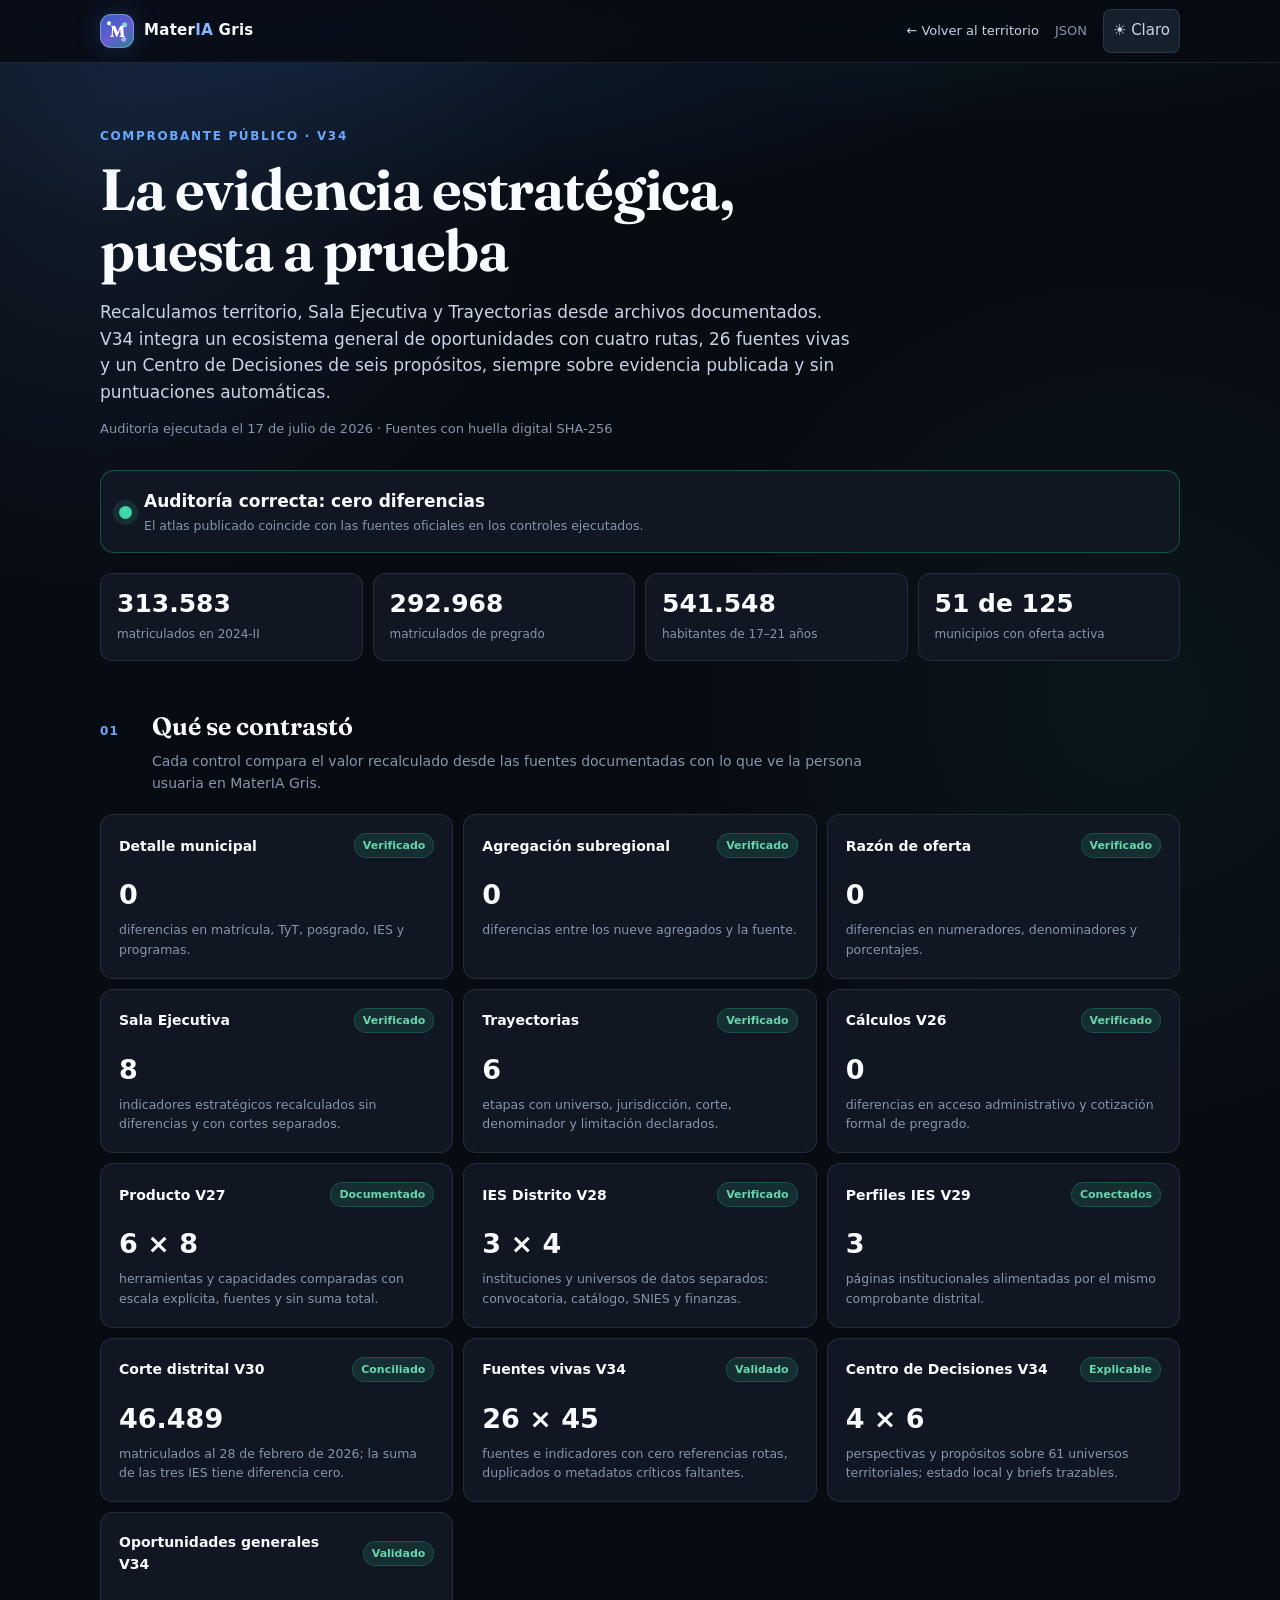
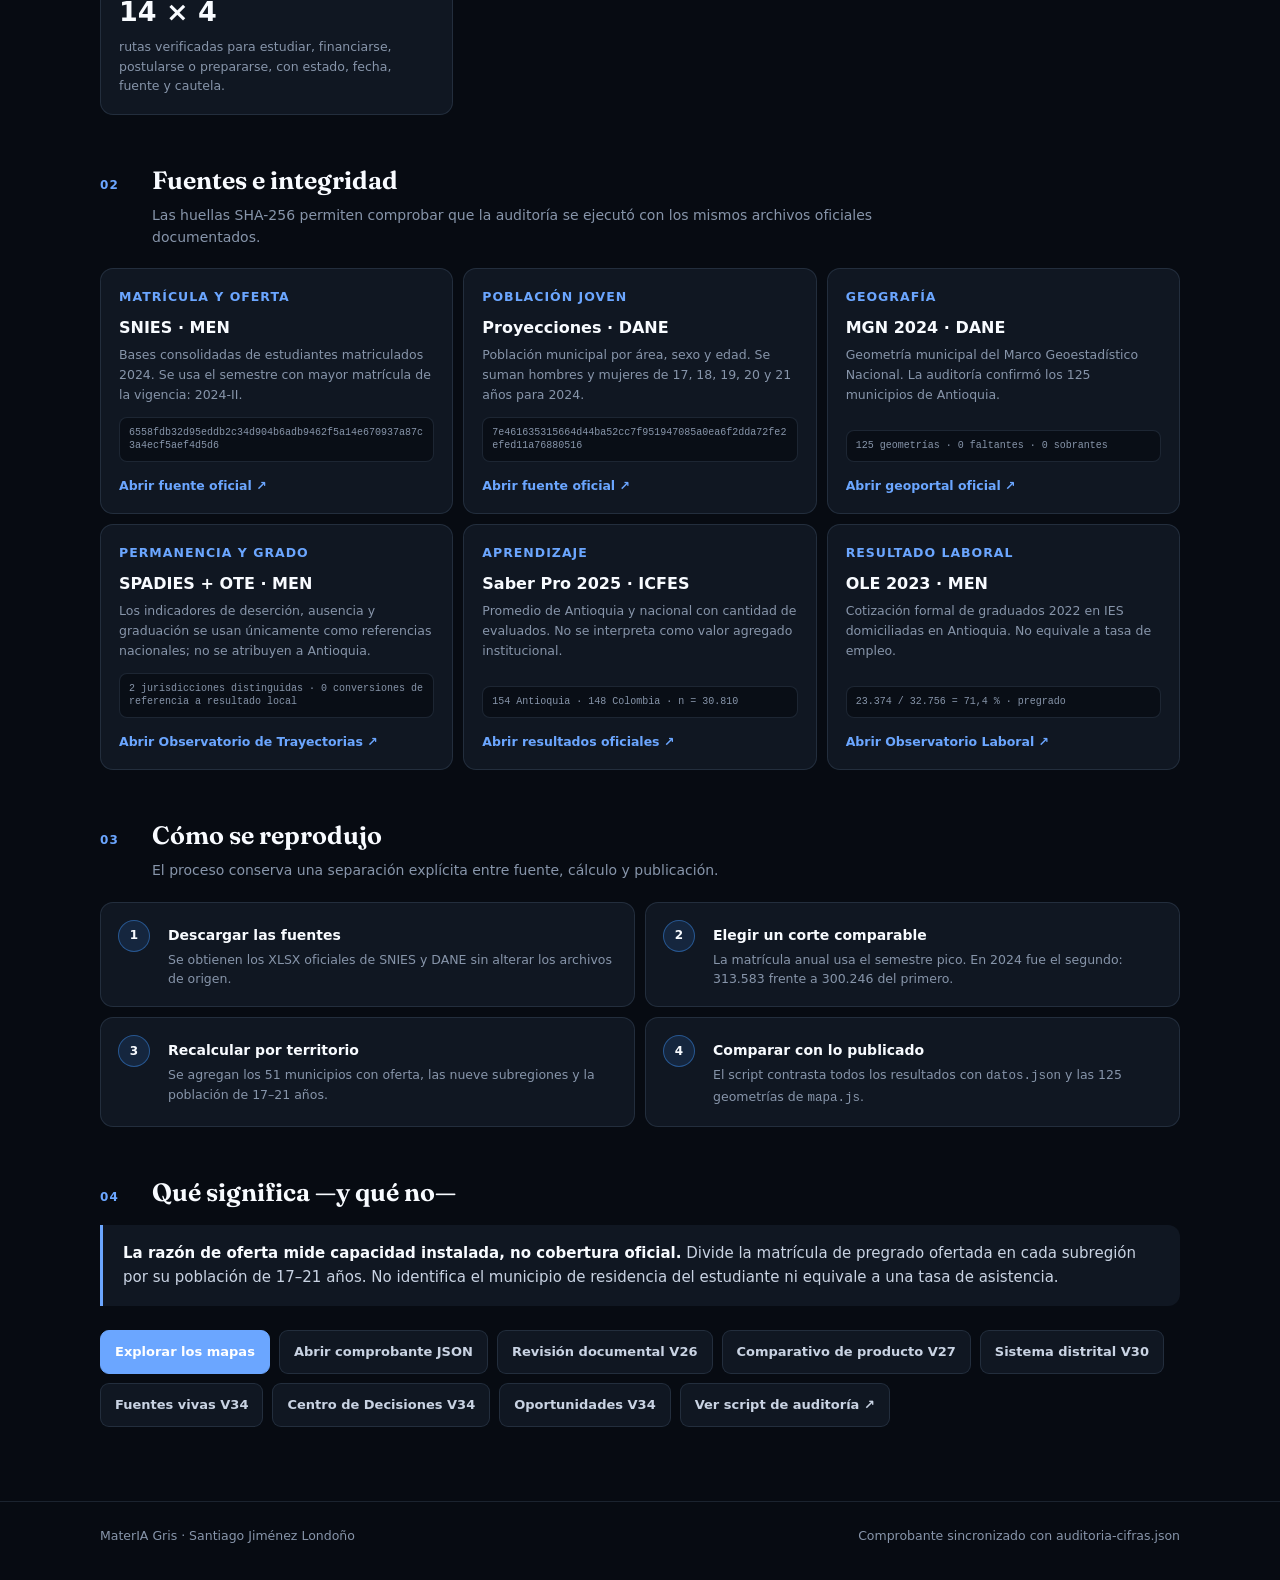
<file: public/auditoria.html>
<!DOCTYPE html>
<html lang="es">
<head>
<meta charset="UTF-8">
<meta name="viewport" content="width=device-width, initial-scale=1.0">
<title>Auditoría de cifras · MaterIA Gris</title>
<link rel="canonical" href="https://materia-gris.vercel.app/auditoria.html">
<meta name="robots" content="index,follow,max-image-preview:large">
<meta name="description" content="Comprobante público V34 de MaterIA Gris: territorio, oportunidades generales, trayectorias, fuentes vivas y Centro de Decisiones.">
<link rel="preconnect" href="https://fonts.googleapis.com">
<link rel="preconnect" href="https://fonts.gstatic.com" crossorigin>
<link href="https://fonts.googleapis.com/css2?family=Fraunces:opsz,wght@9..144,550;9..144,650&display=swap" rel="stylesheet">
<link rel="icon" href="data:image/svg+xml,<svg xmlns=%22http://www.w3.org/2000/svg%22 viewBox=%220 0 100 100%22><text y=%22.9em%22 font-size=%2290%22>🧠</text></svg>">
<style>
:root{
  --page:#070b12;--surface:#101722;--surface-2:#16202d;--ink:#f8fbff;--ink-2:#c9d3e3;
  --muted:#8795aa;--grid:#202c3b;--border:rgba(151,180,222,.14);--blue:#6ba6ff;
  --green:#3ed6aa;--green-soft:rgba(62,214,170,.12);--code:#090e16
}
*{box-sizing:border-box;margin:0;padding:0}
html{scroll-behavior:smooth;overflow-x:hidden}
body{background:radial-gradient(circle at 8% 5%,rgba(107,166,255,.10),transparent 28rem),radial-gradient(circle at 88% 22%,rgba(62,214,170,.055),transparent 30rem),var(--page);color:var(--ink-2);font:15px/1.58 system-ui,-apple-system,"Segoe UI",sans-serif;-webkit-font-smoothing:antialiased;overflow-x:hidden}
a{color:var(--blue);text-decoration:none}a:hover{text-decoration:underline}
.wrap{width:min(1080px,calc(100% - 40px));margin:0 auto}
nav{position:sticky;top:0;z-index:10;background:rgba(7,11,18,.86);border-bottom:1px solid var(--border);backdrop-filter:blur(16px) saturate(135%)}
nav .wrap{height:62px;display:flex;align-items:center;gap:16px}
.logo{display:flex;align-items:center;gap:10px;color:var(--ink);font-weight:750;letter-spacing:.02em}.brand-mark{position:relative;width:34px;height:34px;display:grid;place-items:center;border-radius:11px;overflow:hidden;background:radial-gradient(circle at 25% 26%,#fff 0 1.5px,transparent 2.5px),radial-gradient(circle at 74% 31%,#78e3c3 0 2px,transparent 3px),radial-gradient(circle at 71% 76%,#b5a8ff 0 2px,transparent 3px),linear-gradient(145deg,#315fbd,#685bd5 52%,#168e78 115%);border:1px solid rgba(186,210,255,.38);box-shadow:0 0 24px rgba(86,126,237,.25)}.brand-mark::before{content:"M";color:#fff;font:720 16px/1 "Fraunces",Georgia,serif;letter-spacing:-.08em}.brand-word{color:var(--ink)}.brand-ia{color:#88b7ff}
.back{margin-left:auto;color:var(--ink-2);font-size:13px}.raw{color:var(--muted);font-size:13px}
button{font:inherit}.theme{min-height:44px;border:1px solid var(--border);background:var(--surface-2);color:var(--ink-2);border-radius:8px;padding:6px 9px;cursor:pointer}
main{padding:64px 0 74px;position:relative}
main::before{content:"";position:absolute;inset:-100px -40% auto;height:520px;z-index:-1;pointer-events:none;background:radial-gradient(ellipse 55% 55% at 35% 15%,rgba(57,135,229,.15),transparent 66%),radial-gradient(ellipse 36% 45% at 70% 5%,rgba(25,158,112,.09),transparent 62%)}
.eyebrow{color:var(--blue);font-size:12px;font-weight:750;text-transform:uppercase;letter-spacing:.14em;margin-bottom:13px}
h1,h2{font-family:"Fraunces",Georgia,serif;color:var(--ink);font-weight:650}
h1{font-size:clamp(34px,6vw,58px);line-height:1.05;letter-spacing:-.02em;max-width:770px}
.lede{font-size:17px;max-width:760px;margin-top:18px}.meta{color:var(--muted);font-size:13px;margin-top:13px}
.status{display:flex;align-items:center;gap:12px;margin:30px 0 20px;padding:17px 18px;background:var(--surface);border:1px solid rgba(25,158,112,.45);border-radius:14px}
.status-dot{width:13px;height:13px;border-radius:50%;background:var(--green);box-shadow:0 0 0 6px var(--green-soft);flex:none}
.status strong{display:block;color:var(--ink);font-size:17px}.status span{display:block;color:var(--muted);font-size:12.5px;margin-top:1px}
.kpis{display:grid;grid-template-columns:repeat(4,minmax(0,1fr));gap:10px;margin:18px 0 50px}
.kpi{background:var(--surface);border:1px solid var(--border);border-radius:12px;padding:16px}.kpi b{display:block;color:var(--ink);font-size:25px;line-height:1.1;font-variant-numeric:tabular-nums}.kpi span{display:block;color:var(--muted);font-size:12px;margin-top:7px}
section{margin-top:50px}.section-head{display:grid;grid-template-columns:40px 1fr;gap:12px;align-items:baseline;margin-bottom:18px}.num{color:var(--blue);font-size:12px;font-weight:750;letter-spacing:.1em}h2{font-size:25px;line-height:1.2}.section-lede{color:var(--muted);max-width:760px;margin:-9px 0 20px 52px;font-size:14px}
.checks{display:grid;grid-template-columns:repeat(3,1fr);gap:10px}.check{background:var(--surface);border:1px solid var(--border);border-radius:13px;padding:18px}.check-top{display:flex;justify-content:space-between;gap:12px;align-items:center}.check h3{color:var(--ink);font-size:14px}.badge{color:#69d5ad;background:var(--green-soft);border:1px solid rgba(25,158,112,.35);border-radius:20px;padding:3px 8px;font-size:11px;font-weight:700;white-space:nowrap}.check b{display:block;color:var(--ink);font-size:27px;margin-top:16px}.check p{color:var(--muted);font-size:12.5px;margin-top:3px}
.sources{display:grid;grid-template-columns:repeat(3,1fr);gap:10px}.source{background:var(--surface);border:1px solid var(--border);border-radius:13px;padding:18px;display:flex;flex-direction:column}.source small{color:var(--blue);font-weight:750;letter-spacing:.08em;text-transform:uppercase}.source h3{color:var(--ink);font-size:16px;margin:8px 0 5px}.source p{color:var(--muted);font-size:12.5px;flex:1}.source a{font-size:12.5px;margin-top:14px;font-weight:650}.hash{display:block;background:var(--code);border:1px solid var(--border);border-radius:8px;padding:8px 9px;margin-top:12px;color:var(--muted);font:10px/1.35 ui-monospace,SFMono-Regular,Consolas,monospace;overflow-wrap:anywhere}
.method{display:grid;grid-template-columns:1fr 1fr;gap:10px}.step{display:grid;grid-template-columns:38px 1fr;gap:12px;background:var(--surface);border:1px solid var(--border);border-radius:13px;padding:17px}.step-n{width:32px;height:32px;border-radius:50%;display:grid;place-items:center;background:rgba(57,135,229,.14);border:1px solid rgba(57,135,229,.5);color:var(--ink);font-size:12px;font-weight:750}.step h3{color:var(--ink);font-size:14px;margin:4px 0}.step p{color:var(--muted);font-size:12.5px}
.limit{border-left:3px solid var(--blue);background:var(--surface);border-radius:0 12px 12px 0;padding:17px 20px}.limit strong{color:var(--ink)}
.actions{display:flex;flex-wrap:wrap;gap:9px;margin-top:24px}.btn{display:inline-flex;align-items:center;min-height:44px;padding:0 14px;border-radius:9px;border:1px solid var(--border);font-size:13px;font-weight:650}.btn.primary{background:var(--blue);border-color:var(--blue);color:white}.btn.secondary{background:var(--surface);color:var(--ink-2)}
footer{border-top:1px solid var(--border);padding:24px 0 38px;color:var(--muted);font-size:12.5px}.foot{display:flex;justify-content:space-between;gap:20px;flex-wrap:wrap}
:focus-visible{outline:2px solid var(--blue);outline-offset:3px}
html.light{--page:#f7f6f1;--surface:#fff;--surface-2:#efeee8;--ink:#191918;--ink-2:#3c3b36;--muted:#6f6d64;--grid:#e5e3da;--border:rgba(20,20,15,.14);--blue:#2b66c2;--green:#0d7a53;--green-soft:rgba(13,122,83,.1);--code:#efeee8}
html.light nav{background:rgba(247,246,241,.92)}html.light main::before{opacity:.5}
@media(max-width:820px){.kpis{grid-template-columns:1fr 1fr}.checks,.sources{grid-template-columns:1fr}.method{grid-template-columns:1fr}}
@media(max-width:540px){.wrap{width:min(calc(100% - 28px),1080px)}main{padding-top:42px}.raw{display:none}.kpis{grid-template-columns:1fr}.section-head{grid-template-columns:32px 1fr}.section-lede{margin-left:44px}.status{align-items:flex-start}.back{font-size:12px}}
@media print{nav,.theme,.actions{display:none}.wrap{width:100%}body{background:#fff;color:#333}main{padding:20px 0}main::before{display:none}:root{--surface:#fff;--ink:#111;--ink-2:#333;--muted:#666;--border:rgba(0,0,0,.18);--code:#f2f2f2}.kpi,.check,.source,.step,.status{break-inside:avoid}}
</style>
<script>try{if(localStorage.getItem('obs-theme')==='light')document.documentElement.classList.add('light')}catch(e){}</script>
</head>
<body>
<nav><div class="wrap">
  <a class="logo" href="index.html" aria-label="MaterIA Gris · inicio"><span class="brand-mark" aria-hidden="true"></span><span class="brand-word">Mater<span class="brand-ia">IA</span> Gris</span></a>
  <a class="back" href="index.html#territorio">← Volver al territorio</a>
  <a class="raw" href="auditoria-cifras.json">JSON</a>
  <button class="theme" id="theme" type="button" aria-label="Cambiar tema">Tema</button>
</div></nav>

<main class="wrap">
  <header>
    <p class="eyebrow">Comprobante público · V34</p>
    <h1>La evidencia estratégica, puesta a prueba</h1>
    <p class="lede">Recalculamos territorio, Sala Ejecutiva y Trayectorias desde archivos documentados. V34 integra un ecosistema general de oportunidades con cuatro rutas, 26 fuentes vivas y un Centro de Decisiones de seis propósitos, siempre sobre evidencia publicada y sin puntuaciones automáticas.</p>
    <p class="meta">Auditoría ejecutada el <span id="audit-date">16 de julio de 2026</span> · Fuentes con huella digital SHA-256</p>
  </header>

  <div class="status" role="status" aria-live="polite">
    <span class="status-dot" aria-hidden="true"></span>
    <div><strong id="status-title">Auditoría correcta: cero diferencias</strong><span id="status-detail">El atlas publicado coincide con las fuentes oficiales en los controles ejecutados.</span></div>
  </div>

  <div class="kpis" aria-label="Resultados principales de la auditoría">
    <div class="kpi"><b id="matricula">313.583</b><span>matriculados en 2024-II</span></div>
    <div class="kpi"><b id="pregrado">292.968</b><span>matriculados de pregrado</span></div>
    <div class="kpi"><b id="poblacion">541.548</b><span>habitantes de 17–21 años</span></div>
    <div class="kpi"><b><span id="con-oferta" style="display:inline;color:inherit;font:inherit">51</span> de 125</b><span>municipios con oferta activa</span></div>
  </div>

  <section aria-labelledby="controles-title">
    <div class="section-head"><span class="num">01</span><h2 id="controles-title">Qué se contrastó</h2></div>
    <p class="section-lede">Cada control compara el valor recalculado desde las fuentes documentadas con lo que ve la persona usuaria en MaterIA Gris.</p>
    <div class="checks">
      <article class="check"><div class="check-top"><h3>Detalle municipal</h3><span class="badge">Verificado</span></div><b id="diff-municipios">0</b><p>diferencias en matrícula, TyT, posgrado, IES y programas.</p></article>
      <article class="check"><div class="check-top"><h3>Agregación subregional</h3><span class="badge">Verificado</span></div><b id="diff-subregiones">0</b><p>diferencias entre los nueve agregados y la fuente.</p></article>
      <article class="check"><div class="check-top"><h3>Razón de oferta</h3><span class="badge">Verificado</span></div><b id="diff-razon">0</b><p>diferencias en numeradores, denominadores y porcentajes.</p></article>
      <article class="check"><div class="check-top"><h3>Sala Ejecutiva</h3><span class="badge">Verificado</span></div><b>8</b><p>indicadores estratégicos recalculados sin diferencias y con cortes separados.</p></article>
      <article class="check"><div class="check-top"><h3>Trayectorias</h3><span class="badge">Verificado</span></div><b>6</b><p>etapas con universo, jurisdicción, corte, denominador y limitación declarados.</p></article>
      <article class="check"><div class="check-top"><h3>Cálculos V26</h3><span class="badge">Verificado</span></div><b>0</b><p>diferencias en acceso administrativo y cotización formal de pregrado.</p></article>
      <article class="check"><div class="check-top"><h3>Producto V27</h3><span class="badge">Documentado</span></div><b>6 × 8</b><p>herramientas y capacidades comparadas con escala explícita, fuentes y sin suma total.</p></article>
      <article class="check"><div class="check-top"><h3>IES Distrito V28</h3><span class="badge">Verificado</span></div><b>3 × 4</b><p>instituciones y universos de datos separados: convocatoria, catálogo, SNIES y finanzas.</p></article>
      <article class="check"><div class="check-top"><h3>Perfiles IES V29</h3><span class="badge">Conectados</span></div><b>3</b><p>páginas institucionales alimentadas por el mismo comprobante distrital.</p></article>
      <article class="check"><div class="check-top"><h3>Corte distrital V30</h3><span class="badge">Conciliado</span></div><b>46.489</b><p>matriculados al 28 de febrero de 2026; la suma de las tres IES tiene diferencia cero.</p></article>
      <article class="check"><div class="check-top"><h3>Fuentes vivas V34</h3><span class="badge">Validado</span></div><b>26 × 45</b><p>fuentes e indicadores con cero referencias rotas, duplicados o metadatos críticos faltantes.</p></article>
      <article class="check"><div class="check-top"><h3>Centro de Decisiones V34</h3><span class="badge">Explicable</span></div><b>4 × 6</b><p>perspectivas y propósitos sobre 61 universos territoriales; estado local y briefs trazables.</p></article>
      <article class="check"><div class="check-top"><h3>Oportunidades generales V34</h3><span class="badge">Validado</span></div><b>14 × 4</b><p>rutas verificadas para estudiar, financiarse, postularse o prepararse, con estado, fecha, fuente y cautela.</p></article>
    </div>
  </section>

  <section aria-labelledby="fuentes-title">
    <div class="section-head"><span class="num">02</span><h2 id="fuentes-title">Fuentes e integridad</h2></div>
    <p class="section-lede">Las huellas SHA-256 permiten comprobar que la auditoría se ejecutó con los mismos archivos oficiales documentados.</p>
    <div class="sources">
      <article class="source"><small>Matrícula y oferta</small><h3>SNIES · MEN</h3><p>Bases consolidadas de estudiantes matriculados 2024. Se usa el semestre con mayor matrícula de la vigencia: 2024-II.</p><code class="hash" id="hash-snies">6558fdb32d95eddb2c34d904b6adb9462f5a14e670937a87c3a4ecf5aef4d5d6</code><a href="https://snies.mineducacion.gov.co/portal/ESTADISTICAS/Bases-consolidadas/" target="_blank" rel="noopener">Abrir fuente oficial ↗</a></article>
      <article class="source"><small>Población joven</small><h3>Proyecciones · DANE</h3><p>Población municipal por área, sexo y edad. Se suman hombres y mujeres de 17, 18, 19, 20 y 21 años para 2024.</p><code class="hash" id="hash-dane">7e461635315664d44ba52cc7f951947085a0ea6f2dda72fe2efed11a76880516</code><a href="https://www.dane.gov.co/index.php/estadisticas-por-tema/demografia-y-poblacion/proyecciones-de-poblacion" target="_blank" rel="noopener">Abrir fuente oficial ↗</a></article>
      <article class="source"><small>Geografía</small><h3>MGN 2024 · DANE</h3><p>Geometría municipal del Marco Geoestadístico Nacional. La auditoría confirmó los 125 municipios de Antioquia.</p><code class="hash">125 geometrías · 0 faltantes · 0 sobrantes</code><a href="https://geoportal.dane.gov.co/" target="_blank" rel="noopener">Abrir geoportal oficial ↗</a></article>
      <article class="source"><small>Permanencia y grado</small><h3>SPADIES + OTE · MEN</h3><p>Los indicadores de deserción, ausencia y graduación se usan únicamente como referencias nacionales; no se atribuyen a Antioquia.</p><code class="hash">2 jurisdicciones distinguidas · 0 conversiones de referencia a resultado local</code><a href="https://ote.mineducacion.gov.co/sistema-consulta/generar" target="_blank" rel="noopener">Abrir Observatorio de Trayectorias ↗</a></article>
      <article class="source"><small>Aprendizaje</small><h3>Saber Pro 2025 · ICFES</h3><p>Promedio de Antioquia y nacional con cantidad de evaluados. No se interpreta como valor agregado institucional.</p><code class="hash">154 Antioquia · 148 Colombia · n = 30.810</code><a href="https://www.icfes.gov.co/evaluaciones-icfes/acerca-del-examen-saber-pro/resultados-del-examen-saber-pro/" target="_blank" rel="noopener">Abrir resultados oficiales ↗</a></article>
      <article class="source"><small>Resultado laboral</small><h3>OLE 2023 · MEN</h3><p>Cotización formal de graduados 2022 en IES domiciliadas en Antioquia. No equivale a tasa de empleo.</p><code class="hash">23.374 / 32.756 = 71,4 % · pregrado</code><a href="https://ole.mineducacion.gov.co/portal/secciones/A-quienes-aportamos/Sector-productivo/" target="_blank" rel="noopener">Abrir Observatorio Laboral ↗</a></article>
    </div>
  </section>

  <section aria-labelledby="metodo-title">
    <div class="section-head"><span class="num">03</span><h2 id="metodo-title">Cómo se reprodujo</h2></div>
    <p class="section-lede">El proceso conserva una separación explícita entre fuente, cálculo y publicación.</p>
    <div class="method">
      <article class="step"><span class="step-n">1</span><div><h3>Descargar las fuentes</h3><p>Se obtienen los XLSX oficiales de SNIES y DANE sin alterar los archivos de origen.</p></div></article>
      <article class="step"><span class="step-n">2</span><div><h3>Elegir un corte comparable</h3><p>La matrícula anual usa el semestre pico. En 2024 fue el segundo: 313.583 frente a 300.246 del primero.</p></div></article>
      <article class="step"><span class="step-n">3</span><div><h3>Recalcular por territorio</h3><p>Se agregan los 51 municipios con oferta, las nueve subregiones y la población de 17–21 años.</p></div></article>
      <article class="step"><span class="step-n">4</span><div><h3>Comparar con lo publicado</h3><p>El script contrasta todos los resultados con <code>datos.json</code> y las 125 geometrías de <code>mapa.js</code>.</p></div></article>
    </div>
  </section>

  <section aria-labelledby="alcance-title">
    <div class="section-head"><span class="num">04</span><h2 id="alcance-title">Qué significa —y qué no—</h2></div>
    <div class="limit"><strong>La razón de oferta mide capacidad instalada, no cobertura oficial.</strong> Divide la matrícula de pregrado ofertada en cada subregión por su población de 17–21 años. No identifica el municipio de residencia del estudiante ni equivale a una tasa de asistencia.</div>
    <div class="actions">
      <a class="btn primary" href="index.html#territorio">Explorar los mapas</a>
      <a class="btn secondary" href="auditoria-cifras.json">Abrir comprobante JSON</a>
      <a class="btn secondary" href="verificacion-v26.json">Revisión documental V26</a>
      <a class="btn secondary" href="comparativo-producto.json">Comparativo de producto V27</a>
      <a class="btn secondary" href="ies-distritales.json">Sistema distrital V30</a>
      <a class="btn secondary" href="fuentes-antioquia.json">Fuentes vivas V34</a>
      <a class="btn secondary" href="verificacion-centro-v34.json">Centro de Decisiones V34</a>
      <a class="btn secondary" href="verificacion-v34.json">Oportunidades V34</a>
      <a class="btn secondary" href="https://github.com/sjimenezlon/observatorio-educacion-antioquia/blob/main/scripts/auditar_atlas.py" target="_blank" rel="noopener">Ver script de auditoría ↗</a>
    </div>
  </section>
</main>

<footer><div class="wrap foot"><span>MaterIA Gris · Santiago Jiménez Londoño</span><span id="live-note">Comprobante sincronizado con auditoria-cifras.json</span></div></footer>

<script>
"use strict";
const format=n=>Number(n).toLocaleString("es-CO");
const set=(id,value)=>{const node=document.getElementById(id);if(node&&value!==undefined)node.textContent=value;};
const themeButton=document.getElementById("theme");
const syncTheme=()=>{const light=document.documentElement.classList.contains("light");themeButton.textContent=light?"🌙 Oscuro":"☀️ Claro";themeButton.setAttribute("aria-label",light?"Cambiar a tema oscuro":"Cambiar a tema claro");themeButton.setAttribute("aria-pressed",String(light));};
syncTheme();themeButton.addEventListener("click",()=>{
  document.documentElement.classList.toggle("light");
  try{localStorage.setItem("obs-theme",document.documentElement.classList.contains("light")?"light":"dark")}catch(e){}
  syncTheme();
});
fetch("auditoria-cifras.json",{cache:"no-store"}).then(r=>{if(!r.ok)throw new Error("No disponible");return r.json()}).then(a=>{
  const x=a.resultados||{};
  set("audit-date",new Date(a.fecha_auditoria+"T12:00:00").toLocaleDateString("es-CO",{day:"numeric",month:"long",year:"numeric"}));
  set("matricula",format(x.matricula_total_2024_II));set("pregrado",format(x.matricula_pregrado_2024_II));set("poblacion",format(x.poblacion_17_21_2024));set("con-oferta",x.municipios_con_oferta);
  set("diff-municipios",x.diferencias_municipales);set("diff-subregiones",x.diferencias_subregionales);set("diff-razon",x.diferencias_cobertura);
  set("hash-snies",a.fuentes?.snies?.sha256);set("hash-dane",a.fuentes?.dane?.sha256);
  if(a.estado!=="correcto"){
    set("status-title","La auditoría requiere revisión");set("status-detail","El comprobante reporta diferencias; consulte el JSON antes de usar las cifras.");document.querySelector(".status").style.borderColor="#c98500";
  }
}).catch(()=>set("live-note","Copia legible disponible · JSON no cargó en esta sesión"));
</script>
</body>
</html>
</file>
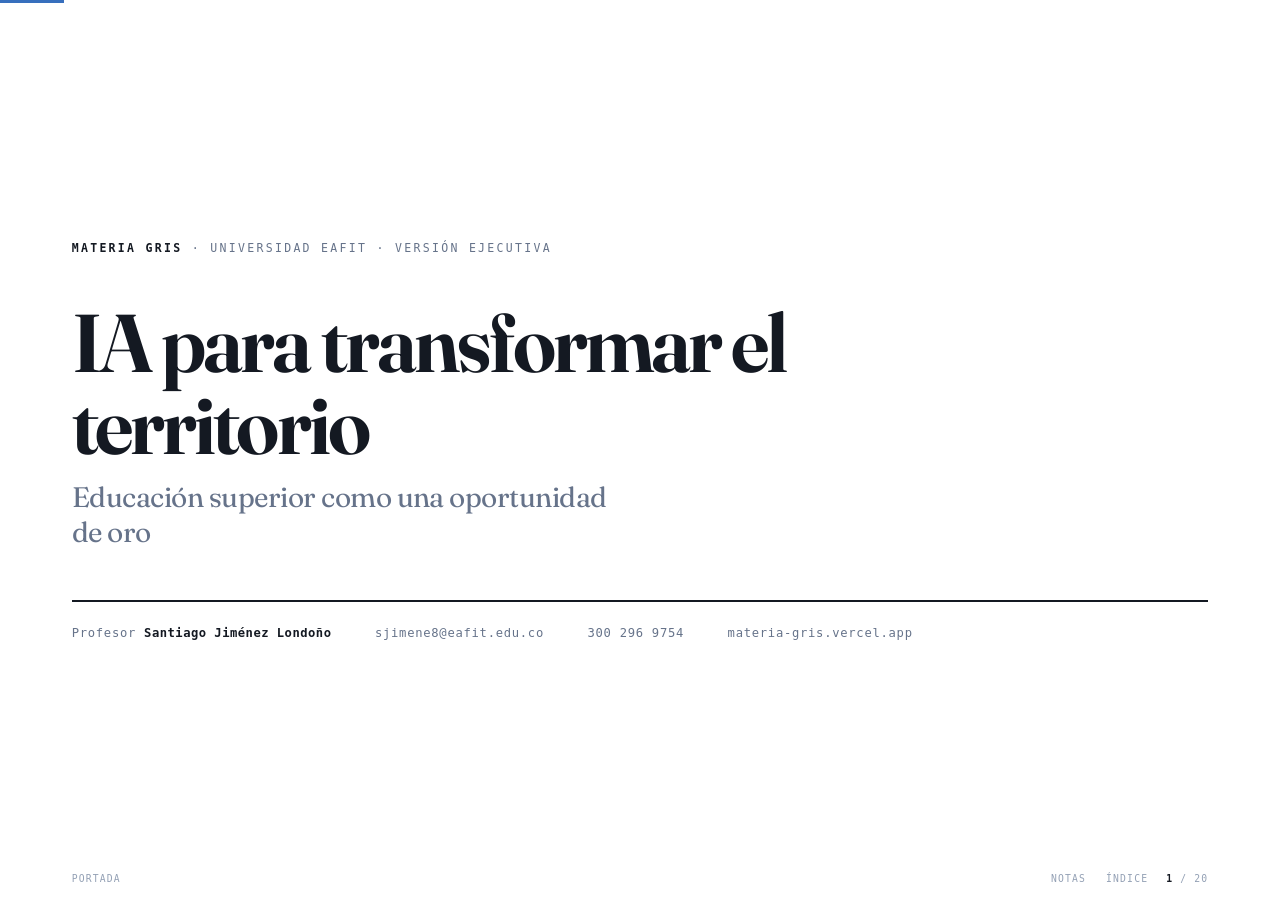
<file: public/pptexp.html>
<!DOCTYPE html>
<html lang="es">
<head>
<meta charset="UTF-8">
<meta name="viewport" content="width=device-width, initial-scale=1.0">
<title>IA para transformar el territorio · Versión ejecutiva</title>
<link rel="preconnect" href="https://fonts.googleapis.com">
<link rel="preconnect" href="https://fonts.gstatic.com" crossorigin>
<link href="https://fonts.googleapis.com/css2?family=Fraunces:opsz,wght@9..144,400;9..144,550;9..144,650&display=swap" rel="stylesheet">
<link rel="icon" href="data:image/svg+xml,<svg xmlns=%22http://www.w3.org/2000/svg%22 viewBox=%220 0 100 100%22><text y=%22.9em%22 font-size=%2290%22>🧠</text></svg>">
<meta name="description" content="Versión ejecutiva: por qué apostarle a la educación superior en el Bajo Cauca — complejidad económica, evidencia de qué funciona, modelos probados y recursos disponibles. Santiago Jiménez Londoño, Universidad EAFIT.">
<meta name="author" content="Santiago Jiménez Londoño">
<meta name="theme-color" content="#ffffff">
<meta property="og:title" content="IA para transformar el territorio · Versión ejecutiva">
<meta property="og:description" content="Veinte láminas estratégicas: por qué la educación superior es la mejor apuesta productiva del Bajo Cauca, y con qué recursos empezar hoy.">
<meta property="og:type" content="website">
<meta property="og:url" content="https://materia-gris.vercel.app/pptexp">
<meta property="og:image" content="https://materia-gris.vercel.app/og.png">
<meta name="robots" content="index,follow">
<link rel="canonical" href="https://materia-gris.vercel.app/pptexp">
<style>
:root{
  --page:#ffffff; --ink:#141922; --ink-2:#2f3a4a; --muted:#66738a; --faint:#94a1b5;
  --line:#e4e9f0; --line-2:#cfd8e4; --wash:#f6f8fb;
  --s1:#376fbd; --s2:#0d8565; --s3:#936200; --s4:#6956b9;
  --display:"Fraunces",Georgia,serif;
  --mono:ui-monospace,SFMono-Regular,"SF Mono",Menlo,monospace;
  --pad-y:clamp(46px,6.4vh,92px); --pad-x:clamp(26px,5.6vw,110px);
}
*{box-sizing:border-box;margin:0;padding:0}
html,body{height:100%}
body{
  background:var(--page);color:var(--ink-2);
  font:16px/1.5 system-ui,-apple-system,"Segoe UI",sans-serif;
  -webkit-font-smoothing:antialiased;overflow:hidden;
}
a{color:var(--s1);text-decoration:none;border-bottom:1px solid rgba(55,111,189,.3)}
a:hover{border-bottom-color:var(--s1)}
.sr-only{position:absolute!important;width:1px!important;height:1px!important;overflow:hidden!important;clip:rect(0,0,0,0)!important;white-space:nowrap!important}

/* ── escenario ─────────────────────────────────────────────────────────── */
#escenario{position:fixed;inset:0}
/* El aire lateral crece con la pantalla hasta topar en 1220 px de contenido:
   así las láminas respiran en un proyector ancho sin que los bloques con
   max-width propio (títulos, bajadas) queden centrados por accidente. */
.lam{
  position:absolute;inset:0;display:none;flex-direction:column;justify-content:center;
  padding:var(--pad-y) max(var(--pad-x),calc((100% - 1220px)/2)) calc(var(--pad-y) + 18px);
}
.lam.on{display:flex;animation:entra .38s cubic-bezier(.2,.7,.3,1) both}
@keyframes entra{from{opacity:0;transform:translateY(12px)}to{opacity:1;transform:none}}
@media (prefers-reduced-motion:reduce){.lam.on{animation:none}}
.lam > *{width:100%;margin-right:auto}

/* ── piezas tipográficas ───────────────────────────────────────────────── */
.kick{
  font-family:var(--mono);font-size:clamp(.6rem,.86vw,.8rem);letter-spacing:.17em;
  text-transform:uppercase;color:var(--s1);margin-bottom:clamp(14px,2.4vh,26px);
  display:flex;align-items:center;gap:12px;
}
.kick::after{content:'';flex:1;height:1px;background:var(--line);max-width:180px}
h1{
  font-family:var(--display);font-weight:650;letter-spacing:-.035em;line-height:1;
  font-size:clamp(2.1rem,5.6vw,4.6rem);color:var(--ink);
}
h2{
  font-family:var(--display);font-weight:550;letter-spacing:-.028em;line-height:1.08;
  font-size:clamp(1.55rem,3.5vw,3.05rem);color:var(--ink);max-width:22ch;
}
h2.ancha{max-width:30ch}
h2 em{font-style:normal;color:var(--s1)}
.frase{
  font-family:var(--display);font-weight:550;letter-spacing:-.034em;line-height:1.06;
  font-size:clamp(1.9rem,5vw,4.2rem);color:var(--ink);max-width:20ch;
}
.frase em{font-style:italic;font-weight:400;color:var(--s1)}
.bajada{
  font-size:clamp(.98rem,1.42vw,1.28rem);line-height:1.5;color:var(--ink-2);
  max-width:62ch;margin-top:clamp(16px,2.4vh,28px);
}
.bajada b{color:var(--ink);font-weight:650}
.bajada.ancha{max-width:92ch}
/* Frase de impulso: una afirmación que levanta la mirada, pero anclada al dato
   que acaba de mostrarse en la misma lámina. Nunca va sola ni sin cifra detrás. */
.impulso{
  font-family:var(--display);font-weight:550;letter-spacing:-.022em;line-height:1.22;
  font-size:clamp(1.02rem,1.62vw,1.48rem);color:var(--ink);max-width:44ch;
  margin-top:clamp(16px,2.4vh,28px);padding-left:clamp(14px,1.4vw,20px);
  border-left:3px solid var(--s2);
}
.impulso.a1{border-color:var(--s1)} .impulso.a3{border-color:var(--s3)} .impulso.a4{border-color:var(--s4)}
.impulso.ancha{max-width:64ch}
.fuente{
  font-family:var(--mono);font-size:clamp(.56rem,.78vw,.72rem);color:var(--faint);
  letter-spacing:.02em;line-height:1.5;margin-top:clamp(18px,2.8vh,34px);
  padding-top:10px;border-top:1px solid var(--line);max-width:96ch;
}

/* ── portada ───────────────────────────────────────────────────────────── */
.portada .marca{
  font-family:var(--mono);font-size:clamp(.6rem,.9vw,.8rem);letter-spacing:.2em;
  text-transform:uppercase;color:var(--muted);margin-bottom:clamp(26px,5vh,54px);
}
.portada .marca b{color:var(--ink);font-weight:650}
.portada h1{font-size:clamp(2.2rem,6.4vw,5.5rem);max-width:17ch}
.portada .sub{
  font-family:var(--display);font-weight:400;font-size:clamp(1.05rem,2.2vw,1.9rem);
  color:var(--muted);margin-top:.5em;max-width:30ch;line-height:1.24;letter-spacing:-.018em;
}
.portada .firma{
  margin-top:clamp(30px,5.6vh,68px);padding-top:clamp(16px,2.4vh,24px);
  border-top:2px solid var(--ink);display:flex;flex-wrap:wrap;gap:8px clamp(22px,3.4vw,46px);
  font-family:var(--mono);font-size:clamp(.62rem,.95vw,.84rem);letter-spacing:.06em;color:var(--muted);
}
.portada .firma b{color:var(--ink);font-weight:650;letter-spacing:.04em}

/* ── retículas ─────────────────────────────────────────────────────────── */
.grid{display:grid;gap:clamp(14px,1.8vw,26px);margin-top:clamp(20px,3vh,36px)}
.g2{grid-template-columns:repeat(2,minmax(0,1fr))}
.g3{grid-template-columns:repeat(3,minmax(0,1fr))}
.g4{grid-template-columns:repeat(4,minmax(0,1fr))}
.g5{grid-template-columns:repeat(5,minmax(0,1fr))}
.split{display:grid;grid-template-columns:minmax(0,.92fr) minmax(0,1.08fr);gap:clamp(22px,3.4vw,54px);align-items:center}
.split.izq{grid-template-columns:minmax(0,1.06fr) minmax(0,.94fr)}
h2 + .split,h2 + .chart,h2 + .mapa{margin-top:clamp(10px,1.8vh,22px)}
@media (max-width:900px){.split,.g4,.g5,.g3{grid-template-columns:1fr}.g2{grid-template-columns:1fr}}

/* ── cifras ────────────────────────────────────────────────────────────── */
.dato .n{
  font-family:var(--display);font-weight:650;letter-spacing:-.04em;line-height:.94;
  font-size:clamp(1.9rem,4.2vw,3.5rem);color:var(--ink);display:block;
}
.dato .n small{font-size:.44em;letter-spacing:-.01em;color:var(--muted);font-weight:550}
.dato .t{
  font-size:clamp(.78rem,1.02vw,.94rem);color:var(--muted);line-height:1.36;margin-top:.5em;
  display:block;max-width:26ch;
}
.dato .t b{color:var(--ink-2);font-weight:650}
.dato{border-left:3px solid var(--line-2);padding-left:clamp(12px,1.2vw,18px)}
.dato.a1{border-color:var(--s1)} .dato.a2{border-color:var(--s2)}
.dato.a3{border-color:var(--s3)} .dato.a4{border-color:var(--s4)}
.hero-n{
  font-family:var(--display);font-weight:650;letter-spacing:-.05em;line-height:.86;
  font-size:clamp(4rem,15vw,12rem);color:var(--ink);
}
.hero-n em{font-style:normal;color:var(--s1)}

/* ── tarjetas y listas ─────────────────────────────────────────────────── */
.card{
  background:var(--wash);border:1px solid var(--line);border-radius:14px;
  padding:clamp(14px,1.6vw,22px);
}
.card h3{
  font-family:var(--display);font-weight:650;letter-spacing:-.02em;
  font-size:clamp(.98rem,1.3vw,1.22rem);color:var(--ink);margin-bottom:.42em;line-height:1.16;
}
.card p{font-size:clamp(.79rem,1vw,.93rem);line-height:1.46;color:var(--muted)}
.card p b{color:var(--ink-2);font-weight:650}
.card .num{
  font-family:var(--mono);font-size:.68rem;letter-spacing:.14em;color:var(--s1);
  display:block;margin-bottom:.7em;
}
.card.acc2 .num{color:var(--s2)} .card.acc3 .num{color:var(--s3)} .card.acc4 .num{color:var(--s4)}
ul.pasos{list-style:none;margin-top:clamp(16px,2.4vh,30px);display:grid;gap:clamp(9px,1.2vh,15px)}
ul.pasos li{
  display:grid;grid-template-columns:auto minmax(0,1fr);gap:clamp(12px,1.4vw,20px);align-items:baseline;
  padding-bottom:clamp(9px,1.2vh,15px);border-bottom:1px solid var(--line);
}
ul.pasos li:last-child{border-bottom:0;padding-bottom:0}
ul.pasos .p-n{
  font-family:var(--mono);font-size:clamp(.66rem,.86vw,.78rem);color:var(--s1);
  letter-spacing:.1em;padding-top:.28em;min-width:2.4em;
}
ul.pasos .p-t{
  font-family:var(--display);font-weight:650;font-size:clamp(.95rem,1.32vw,1.24rem);
  color:var(--ink);letter-spacing:-.018em;display:block;line-height:1.2;
}
ul.pasos .p-d{font-size:clamp(.79rem,1vw,.94rem);color:var(--muted);line-height:1.44;display:block;margin-top:.24em}

/* ── gráficas ──────────────────────────────────────────────────────────── */
.chart{width:100%;margin-top:clamp(10px,1.6vh,20px)}
.chart svg{display:block;width:100%;height:auto;overflow:visible}
.chart text{font-family:system-ui,-apple-system,sans-serif}
.leyenda{
  display:flex;flex-wrap:wrap;gap:8px 20px;margin-top:12px;
  font-size:clamp(.72rem,.92vw,.84rem);color:var(--muted);
}
.leyenda span{display:inline-flex;align-items:center;gap:7px}
.leyenda i{width:11px;height:11px;border-radius:3px;display:inline-block}

/* ── mapas ─────────────────────────────────────────────────────────────── */
.mapa{width:100%;margin-top:clamp(8px,1.2vh,16px)}
.mapa svg{display:block;width:100%;height:auto;max-height:62vh}
/* El trazo blanco lo pone el propio generador del mapa, no esta regla: si se
   declara aquí gana sobre el atributo y borra los trazos de los diagramas. */
.mapa path{vector-effect:non-scaling-stroke;transition:fill .2s ease}
.mapa .rot{font-family:system-ui,sans-serif;font-size:11px;font-weight:650;fill:var(--ink);paint-order:stroke;
  stroke:#fff;stroke-width:3px;stroke-linejoin:round}
.mapa .rot-s{font-family:system-ui,sans-serif;font-size:9px;fill:var(--muted);paint-order:stroke;
  stroke:#fff;stroke-width:3px;stroke-linejoin:round}

/* ── tablas ────────────────────────────────────────────────────────────── */
table.deck{
  width:100%;border-collapse:collapse;
  font-size:clamp(.72rem,.94vw,.9rem);margin-top:clamp(12px,1.8vh,20px);
}
table.deck th{
  text-align:left;font-weight:650;color:var(--muted);font-size:.86em;
  text-transform:uppercase;letter-spacing:.06em;padding:0 10px 8px 0;border-bottom:1.5px solid var(--line-2);
}
table.deck td{padding:8px 10px 8px 0;border-bottom:1px solid var(--line);color:var(--ink-2);vertical-align:top}
table.deck td:first-child{color:var(--ink);font-weight:650}
table.deck .num{text-align:right;font-variant-numeric:tabular-nums;padding-right:14px}
table.deck tr.ojo td{background:rgba(147,98,0,.07)}
table.deck tr.bien td{background:rgba(13,133,101,.07)}
.tag{
  display:inline-block;font-family:var(--mono);font-size:.82em;letter-spacing:.04em;
  border-radius:5px;padding:2px 7px;background:var(--wash);border:1px solid var(--line-2);color:var(--muted);
}
.tag.t1{color:var(--s1);border-color:rgba(55,111,189,.32);background:rgba(55,111,189,.07)}
.tag.t2{color:var(--s2);border-color:rgba(13,133,101,.32);background:rgba(13,133,101,.07)}
.tag.t3{color:var(--s3);border-color:rgba(147,98,0,.32);background:rgba(147,98,0,.07)}
.tag.t4{color:var(--s4);border-color:rgba(105,86,185,.32);background:rgba(105,86,185,.07)}

/* lista de dos columnas para inventarios largos */
.cols2{columns:2;column-gap:clamp(24px,3vw,48px);margin-top:clamp(12px,1.8vh,20px)}
.cols2 > *{break-inside:avoid}
@media (max-width:900px){.cols2{columns:1}}
.linea-prog{
  display:flex;gap:10px;align-items:baseline;padding:4px 0;border-bottom:1px solid var(--line);
  font-size:clamp(.72rem,.9vw,.86rem);
}
.linea-prog b{color:var(--ink);font-weight:650}
.linea-prog span{color:var(--muted);margin-left:auto;font-size:.88em;white-space:nowrap}

/* ── enlace destacado ──────────────────────────────────────────────────── */
.url-chip{
  display:inline-flex;align-items:center;gap:14px;margin-top:clamp(20px,3vh,34px);
  width:auto;max-width:max-content;
  background:var(--ink);color:#fff;border-radius:999px;padding:clamp(12px,1.5vh,18px) clamp(20px,2.4vw,34px);
  font-family:var(--mono);font-size:clamp(.82rem,1.5vw,1.32rem);letter-spacing:.01em;border:0;
}
.url-chip:hover{background:var(--s1)}
.url-chip .fl{opacity:.55;font-size:.82em}
.pill{
  display:inline-block;font-family:var(--mono);font-size:clamp(.6rem,.8vw,.72rem);
  letter-spacing:.12em;text-transform:uppercase;color:var(--s2);
  border:1px solid rgba(13,133,101,.32);border-radius:999px;padding:5px 12px;
}

/* ── cronómetro / cromo de navegación ──────────────────────────────────── */
#barra{position:fixed;left:0;top:0;height:3px;background:var(--s1);width:0;z-index:30;transition:width .3s ease}
#pie{
  position:fixed;left:0;right:0;bottom:0;height:clamp(34px,4.6vh,46px);z-index:25;
  display:flex;align-items:center;justify-content:space-between;
  padding:0 max(var(--pad-x),calc((100% - 1220px)/2));pointer-events:none;
  font-family:var(--mono);font-size:clamp(.56rem,.76vw,.7rem);letter-spacing:.12em;color:var(--faint);
  text-transform:uppercase;
}
#pie b{color:var(--ink);font-weight:650}
#pie .der{pointer-events:auto;display:flex;gap:16px;align-items:center}
#pie button{
  font:inherit;letter-spacing:.12em;text-transform:uppercase;color:var(--faint);
  background:none;border:0;cursor:pointer;padding:4px 2px;
}
#pie button:hover{color:var(--s1)}
.zona{position:fixed;top:0;bottom:clamp(34px,4.6vh,46px);width:16%;z-index:20;cursor:pointer;border:0;background:none}
.zona.izq{left:0} .zona.der{right:0}
.zona:focus-visible{outline:2px solid var(--s1);outline-offset:-4px}

/* ── notas del expositor ───────────────────────────────────────────────── */
.notas{display:none}
body.con-notas .notas{
  display:block;position:fixed;left:0;right:0;bottom:clamp(34px,4.6vh,46px);z-index:26;
  background:var(--ink);color:#e7edf6;padding:16px var(--pad-x) 18px;
  font-size:clamp(.76rem,.95vw,.9rem);line-height:1.5;max-height:34vh;overflow-y:auto;
}
body.con-notas .notas b{color:#fff}
body.con-notas .lam{padding-bottom:calc(34vh + 40px)}

/* ── índice ────────────────────────────────────────────────────────────── */
#indice{
  position:fixed;inset:0;z-index:40;background:rgba(255,255,255,.98);
  padding:clamp(26px,4.6vh,54px) max(var(--pad-x),calc((100% - 1220px)/2));overflow-y:auto;display:none;
}
#indice.on{display:block}
#indice h2{margin-bottom:clamp(16px,2.6vh,28px)}
#ix-grid{
  display:grid;grid-template-columns:repeat(auto-fill,minmax(230px,1fr));gap:10px;
}
#ix-grid button{
  text-align:left;background:var(--wash);border:1px solid var(--line);border-radius:11px;
  padding:12px 14px;cursor:pointer;font:inherit;display:block;
}
#ix-grid button:hover{border-color:var(--s1);background:#fff}
#ix-grid button.aqui{border-color:var(--ink);background:#fff}
#ix-grid .ix-n{font-family:var(--mono);font-size:.64rem;letter-spacing:.14em;color:var(--s1);display:block}
#ix-grid .ix-t{
  font-family:var(--display);font-weight:650;font-size:.98rem;color:var(--ink);
  display:block;margin-top:5px;line-height:1.2;letter-spacing:-.015em;
}

/* ── pantallas bajas ───────────────────────────────────────────────────────
   Un proyector de 1280×720 tiene 90 px menos de alto útil que un portátil.
   En vez de recortar contenido lámina por lámina, se comprime el ritmo
   vertical: márgenes, separaciones de retícula y relleno de tarjetas. */
@media (max-height:820px){
  :root{--pad-y:clamp(26px,4.2vh,52px)}
  .grid{gap:clamp(9px,1.2vw,16px);margin-top:clamp(11px,1.9vh,20px)}
  .card{padding:clamp(10px,1.2vw,15px)}
  .bajada,.impulso{margin-top:clamp(9px,1.5vh,17px)}
  .fuente{margin-top:clamp(10px,1.7vh,20px);padding-top:8px}
  .chart,.mapa{margin-top:clamp(6px,1vh,12px)}
  table.deck{margin-top:clamp(9px,1.4vh,16px)}
  table.deck td{padding:6px 10px 6px 0}
  ul.pasos{gap:clamp(5px,.8vh,11px);margin-top:clamp(10px,1.6vh,20px)}
  ul.pasos li{padding-bottom:clamp(5px,.8vh,11px)}
  .cols2{margin-top:clamp(8px,1.2vh,15px)}
  h2{font-size:clamp(1.45rem,3.15vw,2.75rem)}
  .kick{margin-bottom:clamp(10px,1.8vh,20px)}
  .card h3{margin-bottom:.34em}
  table.deck th{padding-bottom:6px}
}

/* ── impresión ─────────────────────────────────────────────────────────── */
@media print{
  @page{size:landscape;margin:12mm}
  body{overflow:visible}
  #barra,#pie,.zona,#indice{display:none!important}
  #escenario{position:static}
  .lam{display:flex!important;position:relative;inset:auto;page-break-after:always;
    min-height:170mm;padding:0 0 14mm;animation:none}
  .notas{display:block!important;position:static;background:none;color:#444;
    border-top:1px dashed #bbb;margin-top:10mm;padding:6px 0 0;font-size:9pt}
  .card{background:#fff}
}
</style>
</head>
<body>

<div id="barra" aria-hidden="true"></div>
<p class="sr-only" aria-live="polite" id="anuncio"></p>

<main id="escenario">
<!-- Láminas de la versión ejecutiva (/pptexp).
     Este archivo contiene SOLO las secciones; el envoltorio —estilos, motor de
     navegación, índice y notas— se toma de public/presentacion.html al ejecutar
     scripts/pptexp.py, de modo que las dos versiones nunca se desalinean. -->

<!-- 01 ─────────────────────────────────────────────────────────────────── -->
<section class="lam portada" data-t="Portada">
  <p class="marca"><b>MaterIA Gris</b> · Universidad EAFIT · versión ejecutiva</p>
  <h1>IA para transformar el territorio</h1>
  <p class="sub">Educación superior como una oportunidad de oro</p>
  <div class="firma">
    <span>Profesor <b>Santiago Jiménez Londoño</b></span>
    <span>sjimene8@eafit.edu.co</span>
    <span>300 296 9754</span>
    <span>materia-gris.vercel.app</span>
  </div>
  <aside class="notas"><b>Versión corta y estratégica.</b> Dieciocho láminas para una conversación de decisión, no para una clase. Todas las cifras están al corte de agosto de 2026 e incluyen la vigencia 2025 del SNIES. La versión completa, con el detalle metodológico y municipio por municipio, vive en materia-gris.vercel.app/presentacion.</aside>
</section>

<!-- 02 ─────────────────────────────────────────────────────────────────── -->
<section class="lam" data-t="La tesis">
  <div class="kick">La tesis</div>
  <p class="frase">El Bajo Cauca ya produce riqueza.<br><em>Ahora puede producir capacidad.</em></p>
  <p class="bajada">Oro, ganadería, agro y logística fluvial sostienen una economía que crece y que <b>demanda talento todos los días</b>. La educación superior es la forma de que esa demanda se llene <b>con gente de aquí</b> —y de que la riqueza que ya se genera se quede, se multiplique y se diversifique en el territorio.</p>
  <p class="impulso">Esta no es una subregión que haya que rescatar. Es una subregión con economía, con jóvenes y con instituciones, a la que le falta una cosa: oferta.</p>
  <aside class="notas">Decirlo con afecto: la minería y el agro no son el problema, son la base. El argumento es de suma, no de reemplazo. Hoy muchos cargos técnicos de la subregión se llenan con gente traída de afuera porque aquí no hay dónde formarse. Eso es lo que se puede cambiar.</aside>
</section>

<!-- 03 ─────────────────────────────────────────────────────────────────── -->
<section class="lam" data-t="Complejidad económica">
  <div class="kick">El marco · Atlas de Harvard</div>
  <h2 class="ancha">Un territorio vale <em>lo que sabe hacer</em></h2>
  <div class="mapa" id="dg-letras"></div>
  <p class="impulso ancha">El oro ya le dio al territorio sus primeras letras: geología, mecánica, logística, comercio. Cada letra nueva abre palabras más largas —y las letras no se compran: <b>se forman</b>. Personas formadas.</p>
  <p class="fuente">Growth Lab de la Universidad de Harvard · Atlas of Economic Complexity. El Índice de Complejidad Económica combina cuán diversa es la canasta exportadora de un país y cuán poco comunes son esos productos en el mundo.</p>
  <aside class="notas">Es el concepto que le da sentido económico a toda la conversación. La asimetría de la metáfora es el punto: con tres letras el vocabulario se acaba rápido. Y las letras no se compran: se forman, se contratan o se atraen —las tres cosas pasan por la educación superior—.</aside>
</section>

<!-- 04 ─────────────────────────────────────────────────────────────────── -->
<section class="lam" data-t="Colombia exporta más y sabe hacer menos">
  <div class="kick">El marco · dónde estamos</div>
  <div class="split izq">
    <div>
      <h2>Exportamos más y sabemos hacer menos</h2>
      <p class="bajada">El propio Atlas lo dice sobre Colombia: la pérdida de complejidad ocurrió <b>a pesar</b> de que las exportaciones se diversificaron, porque el país se diversificó <b>hacia productos de menor complejidad</b>.</p>
      <p class="impulso">Y cierra en positivo: Colombia está posicionada para aprovechar <b>muchas oportunidades</b> de diversificación con el conocimiento que ya tiene. Faltan las personas que crucen esas puertas.</p>
    </div>
    <div class="grid g2" style="margin-top:0">
      <div class="dato a3"><span class="n">68 <small>de 145</small></span><span class="t">Puesto de Colombia en el Índice de Complejidad Económica: bajó dos en cinco años</span></div>
      <div class="dato a3"><span class="n">54,8 %</span><span class="t">De lo que exportó Antioquia entre enero y mayo de 2026 fue <b>oro no monetario</b></span></div>
      <div class="dato a1"><span class="n">US$6.346 <small>M</small></span><span class="t">Exportó Antioquia en cinco meses, <b>+53,3 %</b>: es el mayor exportador del país</span></div>
      <div class="dato a2"><span class="n">2,42 %</span><span class="t">Crecimiento anual proyectado para Colombia hasta 2034</span></div>
    </div>
  </div>
  <p class="fuente">Atlas of Economic Complexity, Growth Lab de Harvard: perfil de Colombia y rankings con datos a 2024, metodología revisada en 2026 · Analdex sobre cifras DANE-DIAN, exportaciones de Antioquia enero-mayo de 2026.</p>
  <aside class="notas">El matiz que más impresiona: diversificarse no basta si uno se diversifica hacia abajo. Y la lectura en clave de oportunidad: Antioquia bate récords con el oro a la cabeza — una caja exportadora que hoy tiene con qué financiar el conocimiento para transformar más de lo que ya produce.</aside>
</section>

<!-- 05 ─────────────────────────────────────────────────────────────────── -->
<section class="lam" data-t="Por qué es política productiva">
  <div class="kick">El marco · la conexión</div>
  <h2 class="ancha">Por eso la educación superior <em>es</em> política de desarrollo productivo</h2>
  <div class="grid g3">
    <div class="card"><span class="num">Razón 01</span><h3>El conocimiento productivo vive en personas</h3><p>No está en manuales ni se compra con maquinaria: se acumula con años de práctica y <b>se mueve cuando se mueven las personas</b>. Formar en el territorio es la única manera de que se quede en el territorio.</p></div>
    <div class="card acc2"><span class="num">Razón 02</span><h3>Cada capacidad nueva abre varias puertas</h3><p>Un tecnólogo ambiental no habilita un producto: habilita minería certificada, agroindustria con sello, tratamiento de aguas y consultoría. <b>Las capacidades se reutilizan y se acumulan</b>: cada una potencia las demás.</p></div>
    <div class="card acc3"><span class="num">Razón 03</span><h3>La riqueza de hoy puede financiar las capacidades de mañana</h3><p>El territorio que exporta oro <b>hoy</b> tiene con qué invertir en formar a su gente, y una industria que <b>demanda ese talento</b> apenas se gradúa. Es una ventaja que otros territorios no tienen —y no dura para siempre—.</p></div>
  </div>
  <p class="impulso ancha">Y hay una medición que lo cierra: en los municipios colombianos, cada punto porcentual más de población con educación superior se asocia con <b>1,1 puntos menos</b> de incidencia de pobreza.</p>
  <p class="fuente">Marco conceptual: Hausmann, Hidalgo et al., Atlas of Economic Complexity; Growth Lab, «Accessing Knowhow for Development» · Banco Mundial (2024), «Colombia — Evaluación de la pobreza y la equidad», citado por Antioquia Cómo Vamos.</p>
  <aside class="notas">Si hay gremios o empresarios en la sala, la razón 03 es la que los interpela: no se les está pidiendo caridad, se les está mostrando dónde está el talento que su propia operación va a necesitar. Y si solo se recuerda una cifra de toda la charla, que sea la del Banco Mundial.</aside>
</section>

<!-- 06 ─────────────────────────────────────────────────────────────────── -->
<section class="lam" data-t="Colombia 2025">
  <div class="kick">El país</div>
  <h2 class="ancha">El país entró: 2025 fue el año de más matrícula de la historia</h2>
  <div class="grid g4">
    <div class="dato a2"><span class="n">2.723.364</span><span class="t">Matriculados en educación superior en <b>2025</b>: la cifra más alta jamás registrada</span></div>
    <div class="dato a2"><span class="n">61,75 %</span><span class="t">De cobertura: <b>por primera vez sobre el 60 %</b>, y 6,8 puntos más que en 2022</span></div>
    <div class="dato a1"><span class="n">47,9 %</span><span class="t">De los bachilleres entra el año siguiente: era 41,1 % en 2022. En lo <b>rural</b>, de 24,7 % a 31,9 %</span></div>
    <div class="dato a4"><span class="n">939.282</span><span class="t">Beneficiarios de gratuidad: el <b>97 %</b> de la matrícula pública del país</span></div>
  </div>
  <p class="impulso ancha">El problema del <b>precio</b> está resuelto en la universidad pública y el de la <b>puerta</b> viene cediendo. Lo que falta es <b>trayectoria</b>: que quien entra, termine.</p>
  <p class="fuente">Ministerio de Educación Nacional · SNIES, informe del 15 de julio de 2026, y balance sectorial del 23 de julio de 2026.</p>
  <aside class="notas">Buena noticia real y verificable. Sirve para bajar la ansiedad de la sala antes de mostrar la brecha territorial: el país sí se movió, y se movió rápido. El pendiente cambió de naturaleza.</aside>
</section>

<!-- 07 ─────────────────────────────────────────────────────────────────── -->
<section class="lam" data-t="Antioquia · la base se recupera">
  <div class="kick">Antioquia</div>
  <div class="split">
    <div>
      <h2>Y la base del sistema <em>tocó fondo y volvió a subir</em></h2>
      <p class="bajada">La técnica y la tecnológica —la puerta más corta, más barata y más cercana al empleo— cayó de <b>112.129 estudiantes en 2018 a 75.494 en 2023</b>. La vigencia 2025 confirma el <b>segundo año consecutivo de alza</b>: 82.524.</p>
      <p class="impulso">Este es el nivel del que depende el Bajo Cauca, donde el <b>55 %</b> de la matrícula superior es técnica y tecnológica. Que se esté recuperando es la mejor noticia del año para la subregión.</p>
    </div>
    <div><div class="chart" id="ch-tyt"></div></div>
  </div>
  <p class="fuente">SNIES 2018-2025, semestre pico de cada vigencia, procesado para esta presentación. Antioquia 2025: 328.554 matriculados en total, un 4,8 % más que en 2024.</p>
  <aside class="notas">Cambio de tono frente a versiones anteriores de esta charla: el dato de 2025 ya no permite decir «la técnica y la tecnológica se está cayendo». Se cayó fuerte entre 2018 y 2022 y lleva dos años recuperándose. La conclusión de política es la misma —hay que ampliarla— pero el ánimo es otro.</aside>
</section>

<!-- 08 ─────────────────────────────────────────────────────────────────── -->
<section class="lam" data-t="El mapa de la oferta">
  <div class="kick">Antioquia</div>
  <div class="split izq">
    <div>
      <h2>El mapa lo dice sin necesidad de tabla</h2>
      <p class="bajada">En azul, los <b>33 municipios</b> con matrícula presencial en 2025. En blanco, los <b>92</b> donde no hay aula. La franja resaltada es el <b>Bajo Cauca</b>.</p>
      <p class="bajada">La vigencia 2025 reporta matrícula en los 125 municipios, pero eso incluye la virtual, que se atribuye a donde vive el estudiante. La oferta con sede física pasó de 32 a 33 en un año.</p>
      <p class="impulso a1">La virtualidad ya está llegando a donde no llega el aula. Es un avance real —y también la razón para leer el dato con lupa—.</p>
    </div>
    <div><div class="mapa" id="mapa-ant"></div>
      <div class="leyenda" style="justify-content:center">
        <span><i style="background:#376fbd"></i>Con matrícula presencial (33)</span>
        <span><i style="background:#eef2f7;border:1px solid #cfd8e4"></i>Solo virtual o sin matrícula (92)</span>
        <span><i style="background:#936200"></i>Bajo Cauca</span>
      </div>
    </div>
  </div>
  <p class="fuente">SNIES, base consolidada de matriculados 2025 (semestre pico 2025-II) · geometría oficial del Marco Geoestadístico Nacional del DANE. «Presencial» agrupa las modalidades presencial e híbridas.</p>
  <aside class="notas">Dejar el mapa unos segundos en silencio: se lee solo. Explicar el matiz sin tecnicismos: si un muchacho de Nechí se matricula en la UNAD virtual, el SNIES ahora lo cuenta en Nechí. Está bien que lo cuente, pero eso no es una universidad en Nechí.</aside>
</section>

<!-- 09 ─────────────────────────────────────────────────────────────────── -->
<section class="lam" data-t="Bajo Cauca · la excepción">
  <div class="kick">Bajo Cauca</div>
  <h2 class="ancha">La subregión que <em>crece</em> mientras el departamento envejece</h2>
  <div class="grid g4">
    <div class="dato a2"><span class="n">+34 %</span><span class="t">Creció su población en dos décadas: <b>el mayor crecimiento relativo</b> de Antioquia</span></div>
    <div class="dato a2"><span class="n">−9,7 %</span><span class="t">Caerá su población de 17 a 21 años a 2035: <b>la caída más suave</b> de las nueve subregiones</span></div>
    <div class="dato a1"><span class="n">$3,5 <small>billones</small></span><span class="t">Produce la subregión, <b>creciendo desde 2019</b>: el 9 % del valor agregado de Antioquia sin el Valle de Aburrá</span></div>
    <div class="dato a1"><span class="n">+63 %</span><span class="t">Crecieron los afiliados a cajas de compensación entre 2020 y 2023: la <b>formalización va en serio</b></span></div>
  </div>
  <p class="impulso ancha">Antioquia se está quedando sin jóvenes. El Bajo Cauca, no. Donde el departamento ve periferia, la demografía muestra futuro —y una economía de 3,5 billones que ya está pidiendo quién la piense desde adentro—.</p>
  <p class="fuente">Antioquia Cómo Vamos (2025) con proyecciones DANE (CNPV 2018), desagregación del PIB municipal de la Gobernación de Antioquia y datos de Comfama y Comfenalco · proyección de población 17-21 por subregión: cálculo propio sobre proyecciones municipales del DANE.</p>
  <aside class="notas">Este es el pivote del argumento: en un departamento que se queda sin jóvenes, el Bajo Cauca es donde menos se caen. Invertir allí no es solidaridad territorial, es aritmética. Y el dato de cajas de compensación es el más elocuente: formalizar exige contabilidad, seguridad y salud en el trabajo, gestión ambiental, logística.</aside>
</section>

<!-- 10 ─────────────────────────────────────────────────────────────────── -->
<section class="lam" data-t="Bajo Cauca · la foto 2025">
  <div class="kick">Bajo Cauca</div>
  <h2 class="ancha">La foto de 2025: creciendo rápido, todavía angosta</h2>
  <div class="grid g2">
    <div class="card acc2"><span class="num">Lo que mejoró</span><h3>La matrícula creció 19,2 % en un año</h3><p>De 2.989 a <b>3.562 estudiantes</b>. La razón de oferta subió de 11,1 a <b>13,3 cupos por cada 100 jóvenes</b> de 17 a 21 años. Entraron dos instituciones nuevas y El Bagre pasó de 3 a 5 programas presenciales. Por primera vez los seis municipios registran matrícula.</p></div>
    <div class="card acc3"><span class="num">Lo que sigue abierto</span><h3>Cuatro huecos que ninguna universidad nueva necesita</h3><p><b>Salud:</b> 9 matriculados en toda el área y los 9 virtuales, con salud en el 15 % de las vacantes. <b>Técnica profesional:</b> cero. <b>Posgrado:</b> 9 estudiantes, y eran 21. <b>Concentración:</b> 1.652 de 3.562 en administración y contaduría.</p></div>
  </div>
  <p class="impulso ancha">Todos los huecos son corregibles con instituciones que <b>ya están</b> en el territorio: son programas por registrar y abrir, no ladrillos por levantar.</p>
  <p class="fuente">SNIES, base consolidada de matriculados 2025, semestre pico 2025-II, procesada para esta presentación · vacantes por área: Servicio Público de Empleo vía Antioquia Cómo Vamos (2023).</p>
  <aside class="notas">Mensaje para tomadores de decisión: no hay que fundar una universidad. Hay que densificar la que ya está y llevar oferta corta y pertinente a Cáceres, Tarazá, Nechí y Zaragoza. El hueco de salud es el más rentable socialmente: tiene vacantes, tiene empleador público y tiene demanda estudiantil comprobada.</aside>
</section>

<!-- 11 ─────────────────────────────────────────────────────────────────── -->
<section class="lam" data-t="Donde hay oferta, entran">
  <div class="kick">Bajo Cauca</div>
  <div class="split">
    <div>
      <h2>Donde hay oferta, los jóvenes <em>entran</em></h2>
      <p class="bajada">Caucasia, el único municipio con oferta consolidada, tiene un <b>tránsito inmediato de 46 %</b>: más alto que el promedio de todo el departamento, que es 41 %. Los tres municipios que menos transitan son tres de los cuatro que no tienen aula.</p>
      <p class="impulso">No falta vocación: falta puerta. Cada vez que se abre una, aparecen los estudiantes.</p>
    </div>
    <div><div class="chart" id="ch-transito"></div></div>
  </div>
  <p class="fuente">Antioquia Cómo Vamos a partir de datos del MEN, 2023. Tasa departamental de referencia: 41 %.</p>
  <aside class="notas">Este es el argumento causal más fuerte de la charla: la demanda no es el problema. La oferta crea su propia demanda. Y hay un dato que lo refuerza: entre 2019 y 2023 la matrícula de educación media en la subregión creció 27,4 puntos.</aside>
</section>

<!-- 12 ─────────────────────────────────────────────────────────────────── -->
<section class="lam" data-t="El retorno">
  <div class="kick">Bajo Cauca</div>
  <h2 class="ancha">Y el retorno se mide en la vida de la gente</h2>
  <div class="chart" id="ch-informalidad"></div>
  <p class="impulso ancha">Dos años de formación técnica parten la informalidad por la mitad. Pocas decisiones cambian tanto una vida en tan poco tiempo.</p>
  <p class="fuente">Antioquia Cómo Vamos a partir de la Encuesta de Calidad de Vida de Antioquia 2023 (Gobernación de Antioquia). Promedio subregional de informalidad: 65,6 %. En el Bajo Cauca solo <b>1 de cada 11</b> personas en edad de trabajar tiene empleo formal.</p>
  <aside class="notas">La cifra que hay que subrayar: pasar de la media a un título técnico o tecnológico —dos años, no cinco— parte la informalidad por la mitad. Es el mejor argumento para defender la técnica y la tecnológica. El 0 % del posgrado es un dato de muestra pequeña: mencionarlo con cuidado.</aside>
</section>

<!-- 13 ─────────────────────────────────────────────────────────────────── -->
<section class="lam" data-t="En qué formar">
  <div class="kick">La respuesta</div>
  <h2 class="ancha">¿En qué formar? Donde coinciden las tres señales</h2>
  <table class="deck">
    <thead><tr><th>Campo</th><th>Señal global · WEF 2030</th><th>Señal de regiones mineras · OCDE</th><th>Señal local · Bajo Cauca</th></tr></thead>
    <tbody>
      <tr class="bien"><td>Datos y analítica aplicada</td><td><b>IA y big data</b> encabezan las habilidades en alza</td><td>Automatización y digitalización de la mina</td><td>TIC: 7 % de la matrícula; brecha nacional de 40 %</td></tr>
      <tr class="bien"><td>Ambiental y restauración</td><td>Curiosidad y aprendizaje continuo, entre las habilidades en alza</td><td>La transición verde como palanca de diversificación</td><td>Cierre minero, agua y suelo: obligación normativa presente</td></tr>
      <tr class="bien"><td>Salud y cuidado</td><td>El cuidado, entre los empleos que más crecen en número</td><td>Bienestar como condición para retener talento</td><td>15 % de las vacantes, 0 programas presenciales</td></tr>
      <tr><td>Mantenimiento y automatización</td><td>Alfabetización tecnológica, tercera habilidad en alza</td><td>El empleo minero se vuelve más técnico</td><td>Ingeniería: 16 % de matrícula frente a 19 % de vacantes</td></tr>
      <tr><td>Agroindustria y trazabilidad</td><td>Pensamiento creativo, cuarta habilidad en alza</td><td>Valor agregado local sobre la materia prima</td><td>El agro crece y solo tiene 193 matriculados</td></tr>
    </tbody>
  </table>
  <p class="impulso ancha">Regla de decisión: si un campo aparece en las tres columnas, es apuesta segura. Los tres primeros lo están.</p>
  <p class="fuente">Foro Económico Mundial · Future of Jobs Report 2025 (proyecciones a 2030: el 39 % de las habilidades clave habrán cambiado) · OCDE, serie «Mining Regions and Cities» · SNIES 2025-II y Servicio Público de Empleo para las señales locales.</p>
  <aside class="notas">La lámina responde la pregunta más frecuente de cualquier secretario de educación: «¿y entonces qué abrimos?». La regla de las tres señales convierte una discusión de opiniones en una de evidencia.</aside>
</section>

<!-- 14 ─────────────────────────────────────────────────────────────────── -->
<section class="lam" data-t="Cómo se hace">
  <div class="kick">Estrategia</div>
  <h2 class="ancha">Cómo se hace: tres modelos que funcionaron y uno que no</h2>
  <div class="grid g4">
    <div class="card"><span class="num">Brasil</span><h3>Institutos Federais</h3><p>Red pública técnica y tecnológica sembrada <b>en el interior</b>. La expansión en curso agrega más de <b>100 campus y 140.000 cupos</b>, priorizando regiones con poca matrícula técnica frente a su población.</p></div>
    <div class="card acc2"><span class="num">Chile</span><h3>Un centro técnico estatal por región</h3><p>Quince centros <b>públicos, autónomos y regionales</b> creados por ley en 2016, con plan de fortalecimiento financiero 2022-2026: no se crearon y se abandonaron.</p></div>
    <div class="card acc4"><span class="num">Colombia · ya vigente</span><h3>Ciclos propedéuticos</h3><p>La Ley 749 de 2002 permite subir de técnico a tecnólogo y a profesional sin perder lo cursado. <b>El instrumento existe y está sin usar</b> en el Bajo Cauca.</p></div>
    <div class="card acc3"><span class="num">El antimodelo</span><h3>Los CERES, y por qué fallaron</h3><p>Se midió el éxito en cupos, <b>nunca se articularon con el colegio</b> y el <b>86 %</b> de los estudiantes señaló la falta de recursos como la barrera principal. Repetirlos con otro nombre sería el error más caro.</p></div>
  </div>
  <p class="impulso ancha">La lección de los cuatro cabe en una línea: <b>oferta, articulación con la media y sostenimiento del estudiante, las tres a la vez o ninguna.</b></p>
  <p class="fuente">Ministerio de Educación de Brasil, expansión de la Rede Federal · Ley 20.910 de 2016 de Chile y Plan de Fortalecimiento de los CFT Estatales 2022-2026 · Ley 749 de 2002 de Colombia · Evaluación institucional y de resultados del programa CERES (DNP, Sinergia).</p>
  <aside class="notas">El modelo brasileño es el más pertinente: instituciones públicas puestas deliberadamente donde no había nada, con criterio explícito de matrícula técnica por habitante. El chileno enseña que crear por ley no basta: hay que financiar el sostenimiento durante años.</aside>
</section>

<!-- 15 ─────────────────────────────────────────────────────────────────── -->
<section class="lam" data-t="Dónde está la plata">
  <div class="kick">Estrategia</div>
  <h2 class="ancha">Y la buena noticia: la plata ya está sobre la mesa</h2>
  <div class="grid g3">
    <div class="card acc2"><span class="num">Permanencia · MEN</span><h3>$22.665 millones, hasta el 70 % del proyecto</h3><p>En el marco del CONPES 4122 y un préstamo del BID, con meta de beneficiar al menos a <b>57 IES públicas</b>. Las categorías elegibles son nivelación, competencias digitales, acompañamiento emocional, <b>alertas tempranas</b> y capacidades docentes.</p></div>
    <div class="card acc1"><span class="num">Pertinencia · formación dual</span><h3>89 % de empleabilidad</h3><p>La alianza nacional reúne <b>400 empresas, 14 programas y 1.300 proyectos</b>, y el Decreto 0223 de 2026 reconoce <b>incentivos tributarios</b> a las empresas que vinculen aprendices duales.</p></div>
    <div class="card acc4"><span class="num">Acceso · lo que ya llega</span><h3>Gratuidad, becas y nivelación</h3><p>Gratuidad en las IES públicas; <b>Jóvenes Pa’ Lante</b> con oferta en 5 de los 6 municipios; <b>Semestre Cero</b> con 4.247 estudiantes de grado 11 en 76 colegios; y el SENA con oferta abierta en Caucasia, El Bagre y Zaragoza.</p></div>
  </div>
  <p class="impulso ancha">Una IES pública con presencia en el Bajo Cauca puede presentar <b>hoy</b> un proyecto de nivelación y alerta temprana, y que el 70 % lo pague la Nación.</p>
  <p class="fuente">MEN · II Convocatoria «Estrategias para promover la permanencia en educación superior» (CONPES 4122 de 2023, préstamo BID 5850/OC-CO) · MinCIT y MEN, Alianza por la Formación Dual, y SENA, Decreto 0223 de 2026 · Registro de oportunidades de MaterIA Gris y SENA Regional Antioquia, tercera convocatoria de 2026.</p>
  <aside class="notas">La lámina más accionable para un rector o un secretario. Advertir un matiz: las opciones de Jóvenes Pa’ Lante en el Bajo Cauca son Educación para el Trabajo, valiosa pero distinta de un título del SNIES. Confundirlas es el error más común de los discursos de cobertura.</aside>
</section>

<!-- 16 ─────────────────────────────────────────────────────────────────── -->
<section class="lam" data-t="La IA como acelerador">
  <div class="kick">La herramienta</div>
  <div class="split">
    <div>
      <h2>La IA no reemplaza la apuesta: <em>la acelera</em></h2>
      <p class="bajada">El Banco Mundial evaluó con un ensayo aleatorio seis semanas de tutoría con IA <b>conducida por docentes</b>: el efecto equivalió a <b>entre 1,5 y 2 años</b> de escolaridad normal, entre los programas más costo-efectivos jamás medidos.</p>
      <p class="bajada">Y el estudio de referencia sobre IA en el trabajo encontró <b>+34 % de productividad en los novatos</b> frente a un efecto casi nulo en los expertos.</p>
      <p class="impulso">Por primera vez una tecnología rinde más en quien va empezando que en quien ya llegó. Esa asimetría juega a favor del Bajo Cauca.</p>
    </div>
    <div><div class="chart" id="ch-nivelador"></div>
      <div class="card acc3" style="margin-top:clamp(14px,2vh,22px)"><span class="num">Los límites, dichos de frente</span><h3>La IA amplifica la capacidad instalada; no la crea</h3><p>No pone conectividad, no reemplaza al docente —en Nigeria el efecto existe <b>porque</b> había profesor—, no otorga títulos y no sabe nada de Cáceres ni del oro aluvial.</p></div>
    </div>
  </div>
  <p class="fuente">Banco Mundial · «From Chalkboards to Chatbots», ensayo aleatorio en Nigeria · Brynjolfsson, Li &amp; Raymond, «Generative AI at Work», NBER Working Paper 31161.</p>
  <aside class="notas">Reconocer los límites es lo que da autoridad para defender los usos. Si hay escépticos en la sala, la tarjeta de la derecha los desarma. Y si preguntan por trampa estudiantil: se evalúa el proceso, no solo el producto, y la trampa deja de ser rentable.</aside>
</section>

<!-- 17 ─────────────────────────────────────────────────────────────────── -->
<section class="lam" data-t="Qué pedimos de cada quien">
  <div class="kick">Recomendaciones</div>
  <h2 class="ancha">Qué puede hacer cada quien, y cuándo</h2>
  <table class="deck">
    <thead><tr><th>Actor</th><th>Acción</th><th>Horizonte</th></tr></thead>
    <tbody>
      <tr><td>Gobernación y Secretaría de Educación</td><td>Extender la oferta titulada a <b>Cáceres, Tarazá, Nechí y Zaragoza</b> con ciclos propedéuticos cortos, y llevar Jóvenes Pa’ Lante también a Tarazá</td><td><span class="tag t2">2026-2027</span></td></tr>
      <tr><td>Universidad de Antioquia · seccional</td><td>Registrar los programas de <b>salud asistencial</b> y abrir el primer ciclo <b>técnico profesional</b> de la subregión, sobre la infraestructura ya construida</td><td><span class="tag t2">2027</span></td></tr>
      <tr class="bien"><td>Cualquier IES pública con presencia aquí</td><td>Presentar un proyecto a la <b>convocatoria de permanencia del MEN</b>: nivelación y alertas tempranas financiadas al 70 %</td><td><span class="tag t1">Inmediato</span></td></tr>
      <tr><td>SENA</td><td>Replicar en los cuatro municipios sin sede el modelo que ya funciona en El Bagre: formación titulada diseñada contra la actividad económica del municipio</td><td><span class="tag t1">Inmediato</span></td></tr>
      <tr><td>Sector productivo</td><td>Firmar cartas de intención de contratación por programa y cofinanciar prácticas duales, aprovechando el incentivo tributario vigente</td><td><span class="tag t1">Inmediato</span></td></tr>
      <tr><td>Alcaldías</td><td>Garantizar <b>transporte y conectividad</b> hacia la sede más cercana y un aula con banda ancha por municipio</td><td><span class="tag t1">Inmediato</span></td></tr>
    </tbody>
  </table>
  <aside class="notas">Repartir responsabilidades es lo que convierte un diagnóstico en un acuerdo. Si en la sala hay alguno de estos actores, invitarlo a decir en voz alta cuál línea puede asumir: lo que se dice en público se cumple más.</aside>
</section>

<!-- 18 ─────────────────────────────────────────────────────────────────── -->
<section class="lam" data-t="Metas 2030">
  <div class="kick">Recomendaciones</div>
  <div class="split izq">
    <div>
      <h2>Cinco metas que se pueden verificar</h2>
      <p class="bajada">Todas se leen en fuentes públicas que ya existen —SNIES, MEN, ICFES—, así que se puede saber si se cumplieron <b>sin depender de quien las prometió</b>.</p>
      <p class="impulso">Una meta sin línea base es una intención. Con línea base, es un compromiso.</p>
    </div>
    <div>
      <table class="deck">
        <thead><tr><th>Indicador</th><th class="num">Hoy</th><th class="num">Meta 2030</th></tr></thead>
        <tbody>
          <tr><td>Municipios con sede física</td><td class="num">2 de 6</td><td class="num">6 de 6</td></tr>
          <tr><td>Cupos de pregrado por 100 jóvenes de 17-21</td><td class="num">13,3</td><td class="num">25</td></tr>
          <tr><td>Tránsito inmediato de la subregión</td><td class="num">27-46 %</td><td class="num">≥ 45 % en todos</td></tr>
          <tr><td>Matrícula presencial en salud</td><td class="num">0</td><td class="num">≥ 300</td></tr>
          <tr><td>Matrícula de posgrado</td><td class="num">9</td><td class="num">≥ 200</td></tr>
        </tbody>
      </table>
      <p class="bajada" style="font-size:.92em">Llegar a 25 significa pasar de 3.553 a unos 6.650 cupos de pregrado. Al ritmo de 2025 —19 % de crecimiento en un año— la meta se alcanza <b>antes</b> de 2030.</p>
    </div>
  </div>
  <p class="fuente">Línea base: SNIES 2025-II y MEN 2023. Las metas son una propuesta de esta presentación, no un compromiso oficial de ninguna entidad.</p>
  <aside class="notas">Ser explícito en que las metas son propuesta propia. Y subrayar el cálculo final: no se está pidiendo algo desmesurado, se está pidiendo lo que ya viene ocurriendo, sostenido cuatro años más.</aside>
</section>

<!-- 19 ─────────────────────────────────────────────────────────────────── -->
<section class="lam" data-t="Cierre">
  <div class="kick">Cierre</div>
  <p class="frase">El Bajo Cauca no es un territorio por rescatar.<br><em>Es una oportunidad de oro.</em></p>
  <p class="bajada" style="max-width:62ch">Tiene lo que a Antioquia se le está acabando: <b>jóvenes</b>, y cada vez más. Tiene una economía que produce, formaliza y contrata. Tiene una universidad pública sembrada en Caucasia y un tránsito inmediato por encima del promedio departamental. Y hoy, además, tiene evidencia sobre qué funciona y recursos públicos disponibles para hacerlo.</p>
  <p class="impulso ancha">Nada de esto hay que esperarlo: los jóvenes ya están, la economía ya produce, la institución ya está puesta y la plata ya está asignada. Lo único que falta es empezar.</p>
  <aside class="notas">Cerrar mirando a la sala, sin lámina de agradecimientos.</aside>
</section>

<!-- 20 ─────────────────────────────────────────────────────────────────── -->
<section class="lam portada" data-t="Contacto y fuentes">
  <p class="marca">Gracias</p>
  <h1 style="font-size:clamp(1.9rem,5vw,4rem);max-width:20ch">IA para transformar el territorio</h1>
  <p class="sub">Educación superior como una oportunidad de oro</p>
  <div class="grid g3" style="margin-top:clamp(20px,3.4vh,40px)">
    <div class="card"><span class="num">La versión completa</span><h3><a href="/presentacion">materia-gris.vercel.app/presentacion</a></h3><p>Cincuenta y seis láminas con el detalle municipal, la metodología y todas las fuentes.</p></div>
    <div class="card acc2"><span class="num">Los datos</span><h3><a href="https://materia-gris.vercel.app/" target="_blank" rel="noopener">materia-gris.vercel.app</a></h3><p>La educación de Antioquia del preescolar al posgrado, con licencia abierta CC BY 4.0.</p></div>
    <div class="card acc4"><span class="num">La herramienta</span><h3><a href="https://que-ia-necesito.vercel.app/docentes" target="_blank" rel="noopener">que-ia-necesito.vercel.app/docentes</a></h3><p>Guía abierta para docentes: principios, escenarios de aula y plan de cinco días.</p></div>
  </div>
  <div class="firma">
    <span>Profesor <b>Santiago Jiménez Londoño</b></span>
    <span>Universidad EAFIT</span>
    <span>sjimene8@eafit.edu.co</span>
    <span>300 296 9754</span>
  </div>
  <aside class="notas">Dejar esta lámina proyectada durante las preguntas. Fuentes principales: SNIES 2018-2025 del MEN, Atlas of Economic Complexity del Growth Lab de Harvard, UNESCO IESALC, OCDE, Banco Mundial, NBER, WEF, Antioquia Cómo Vamos y los boletines del SENA, la UdeA y el SESA.</aside>
</section>

</main>

<button class="zona izq" id="z-izq" aria-label="Lámina anterior"></button>
<button class="zona der" id="z-der" aria-label="Lámina siguiente"></button>

<footer id="pie">
  <span id="rotulo"></span>
  <span class="der">
    <button id="b-notas" type="button" title="Notas del expositor (N)">Notas</button>
    <button id="b-indice" type="button" title="Índice (G)">Índice</button>
    <span><b id="n-actual">1</b> / <span id="n-total">45</span></span>
  </span>
</footer>

<div id="indice" role="dialog" aria-modal="true" aria-label="Índice de láminas">
  <h2>Índice</h2>
  <div id="ix-grid"></div>
</div>

<script>
(function(){
'use strict';
const $=(s,r)=>(r||document).querySelector(s), $$=(s,r)=>[...(r||document).querySelectorAll(s)];
const LAM=$$('.lam'), TOT=LAM.length;
let cur=0;

/* ── paleta validada para fondo blanco (dataviz: los cuatro pares pasan) ── */
const C={s1:'#376fbd',s2:'#0d8565',s3:'#936200',s4:'#6956b9',ink:'#141922',muted:'#66738a',line:'#e4e9f0'};
const fmt=n=>n.toLocaleString('es-CO');

/* ══ helpers de gráficas ═══════════════════════════════════════════════════
   Barras horizontales con etiqueta directa en cada marca: con nueve series o
   menos la etiqueta es más legible que un eje, y garantiza que la identidad
   nunca dependa solo del color. Extremo redondeado de 4 px anclado a la línea
   base y 2 px de aire entre barras contiguas.                              */
function svgEl(w,h){
  const s=document.createElementNS('http://www.w3.org/2000/svg','svg');
  s.setAttribute('viewBox','0 0 '+w+' '+h);
  s.setAttribute('preserveAspectRatio','xMidYMid meet');
  s.setAttribute('role','img');
  return s;
}
function txt(s,x,y,t,o){
  o=o||{};
  const e=document.createElementNS('http://www.w3.org/2000/svg','text');
  e.setAttribute('x',x); e.setAttribute('y',y);
  e.setAttribute('fill',o.fill||C.muted);
  e.setAttribute('font-size',o.size||13);
  e.setAttribute('font-weight',o.weight||400);
  if(o.anchor)e.setAttribute('text-anchor',o.anchor);
  e.textContent=t; s.appendChild(e); return e;
}
function rect(s,x,y,w,h,fill,r){
  const e=document.createElementNS('http://www.w3.org/2000/svg','rect');
  e.setAttribute('x',x); e.setAttribute('y',y);
  e.setAttribute('width',Math.max(0,w)); e.setAttribute('height',h);
  e.setAttribute('fill',fill); if(r)e.setAttribute('rx',r);
  s.appendChild(e); return e;
}
function tip(el,t){
  const e=document.createElementNS('http://www.w3.org/2000/svg','title');
  e.textContent=t; el.appendChild(e);
}

/* barras horizontales de una serie */
function hbar(id,rows,opt){
  opt=opt||{}; const host=$('#'+id); if(!host)return;
  /* El viewBox se estrecha cuando la gráfica vive en media lámina: al escalar
     al ancho del contenedor, un lienzo más angosto agranda tipografía y marcas
     lo suficiente para leerse proyectadas. */
  const W=opt.W||760, lw=opt.lw||150, rw=opt.rw||72, rowH=opt.rowH||40, barH=opt.barH||20;
  const H=rows.length*rowH+14;
  const s=svgEl(W,H); s.setAttribute('aria-label',opt.alt||'');
  const max=Math.max.apply(null,rows.map(r=>r.v));
  const x0=lw, iw=W-lw-rw;
  rows.forEach((r,i)=>{
    const y=i*rowH+8, col=r.c||opt.color||C.s1;
    txt(s,x0-12,y+barH/2+5,r.k,{anchor:'end',fill:r.destacar?C.ink:C.muted,size:opt.fs||15,weight:r.destacar?650:400});
    rect(s,x0,y,iw,barH,'#f0f3f8',4);
    const b=rect(s,x0,y,iw*(r.v/max),barH,col,4);
    tip(b,r.k+': '+(r.etq||fmt(r.v)));
    txt(s,x0+iw*(r.v/max)+10,y+barH/2+5,r.etq||fmt(r.v),{fill:C.ink,size:opt.fs||15,weight:650});
  });
  host.appendChild(s);
}

/* barras horizontales pareadas (dos series) */
function hbar2(id,rows,opt){
  opt=opt||{}; const host=$('#'+id); if(!host)return;
  const W=opt.W||760, lw=opt.lw||210, rw=opt.rw||58, rowH=opt.rowH||52, barH=17, gap=5;
  const H=rows.length*rowH+12;
  const s=svgEl(W,H); s.setAttribute('aria-label',opt.alt||'');
  const max=Math.max.apply(null,rows.map(r=>Math.max(r.a,r.b)));
  const x0=lw, iw=W-lw-rw;
  rows.forEach((r,i)=>{
    const y=i*rowH+8;
    txt(s,x0-12,y+barH+4,r.k,{anchor:'end',size:14.5});
    const b1=rect(s,x0,y,iw*(r.a/max),barH,C.s1,4);
    tip(b1,r.k+' · matriculados: '+r.a+' %');
    txt(s,x0+iw*(r.a/max)+9,y+barH-3,r.a+' %',{fill:C.ink,size:14,weight:650});
    const y2=y+barH+gap+2;
    const b2=rect(s,x0,y2,iw*(r.b/max),barH,C.s3,4);
    tip(b2,r.k+' · vacantes: '+r.b+' %');
    txt(s,x0+iw*(r.b/max)+9,y2+barH-3,r.b+' %',{fill:C.ink,size:14,weight:650});
  });
  host.appendChild(s);
}

/* ══ canastas exportadoras ════════════════════════════════════════════════
   Las genera scripts/complejidad_canastas.py desde la API del Atlas of
   Economic Complexity de Harvard (HS12, 2024). No editar a mano. */
/* CANASTAS_INICIO */window.DECK_CANASTAS={"anio":2024,"clase":"HS12","deN":145,"paises":[{"k":"kor","n":"Corea del Sur","eci":1.56,"puesto":4,"total":817.5,"bandas":[0.7,9.4,24.4,41.5,24.0],"pciProm":0.35,"sec":[{"s":"Electrónica","v":199035.3,"n":46,"p":[["Circuitos integrados",114288.7,1.453],["Telefonos",13614.2,0.701],["Soportes para grabar sonido",10633.8,0.934],["Partes de radios, teléfonos, y TVs",9603.1,0.827],["Acumuladores eléctricos",7451.3,0.758],["Transformadores eléctricos",4937.5,0.644],["Circuitos impresos",4727.1,1.242],["Aparatos relacionados con circuitos eléctricos < 1000 voltios",4339.5,0.688],["Conductores aislados para electricidad",4141.0,-0.254],["Dispositivos semiconductores",3580.5,0.52],["Cuadros para control o distribución de electricidad",2373.9,0.756],["Aparatos eléctricos con función propia n.c.p.",2001.0,0.944],["Partes de aparatos relacionados con circuitos eléctricos",1995.2,0.873],["Condensadores eléctricos",1741.4,1.147],["Aparatos de alumbrado para automóviles",1589.1,0.852],["Motores y generadores, eléctricos",1451.8,0.878],["Calentadores eléctricos",812.6,0.763],["Monitores y proyectores",782.8,0.625],["Desperdicios de pilas, baterías",780.2,-1.356],["Aparatos relacionados con circuitos eléctricos > 1000 voltios",772.7,0.978],["Aparatos emisores de radiodifusión o televisión",697.8,0.624],["Aparatos eléctricos de señalización acústica o visual",567.5,0.821],["Máquinas y aparatos para soldar",566.7,0.625],["Micrófonos",562.5,0.829],["Aparatos eléctricos de encendido",555.1,0.814],["Señales eléctricas para vías",493.5,1.261],["Partes para generadores eléctricos",476.3,0.954],["Juego de generación eléctrica y convertidores rotativos",471.8,-0.008],["Aparatos receptores de radiodifusión",402.6,1.016],["Aparatos de radar",371.2,0.768],["Partes y accesorios de equipo de vídeo o sonido",353.6,1.47],["Otros productos",1899.4,null]]},{"s":"Servicios","v":142034.0,"n":5,"p":[["Servicios a empresas",68142.2,-0.499],["Transporte",39939.6,-0.774],["Turismo y viajes",19405.8,-1.08],["Servicios financieros",6083.9,-0.579],["Otros productos",8462.5,null]]},{"s":"Maquinaria","v":114721.8,"n":170,"p":[["Partes y accesorios de máquinas de oficina",17111.8,1.2],["Máquinas para semiconductores",13016.3,1.961],["Máquinas con función propia n.p.c.",6691.1,0.919],["Instrumentos para medida o verificación",5299.5,1.069],["Centrifugadoras",3406.9,0.831],["Partes para motores de encendido por chispa",3162.3,0.645],["Instrumentos y aparatos de medicina, odontología o veterinaria",3116.4,0.718],["Bombas, compresores, ventiladores, etc",2972.4,0.854],["Fibras ópticas",2906.6,0.887],["Dispositivos de cristal líquido",2647.3,1.245],["Aparatos para tratar materias mediante cambio de temperatura",2644.1,0.799],["Refrigeradores, congeladores",2587.3,0.611],["Impresoras y copiadoras",2352.1,0.945],["Artículos de grifería para tuberías, calderas, etc.",2328.5,0.861],["Partes para montacargas y maquinaria de excavación",2246.1,0.218],["Topadoras frontales, angulares etc. autopropulsadas",2207.1,-0.334],["Osciloscopios e instrumentos de medición de electricidad",2027.1,1.0],["Motores de émbolo de encendido por compresión",1670.0,0.8],["Las demás máquinas de elevación",1646.8,0.858],["Bombas para líquidos",1589.5,0.552],["Motores de émbolo alternativo de encendido por chispa",1534.5,0.945],["Turbinas de gas",1443.1,0.498],["Árboles de transmisión",1390.1,0.975],["Municiones y proyectiles",1370.9,0.657],["Aire acondicionado",1369.0,0.785],["Aparatos para regulación automáticos",1287.9,0.952],["Artículos y aparatos de ortopedia",1220.6,0.792],["Armas de guerra, excepto los pistolas",1198.1,0.659],["Aparatos de rayos X",1157.8,1.096],["Cajas de fundición",1146.3,0.822],["Máquinas para lavar vajillas",1079.7,0.758],["Máquinas para el procesamiento de tela",897.4,0.769],["Lavadoras de ropa",871.7,0.574],["Computadores",864.4,1.126],["Carretillas apiladoras",851.0,1.163],["Rodamientos de bolas",848.8,1.112],["Tornos que trabajen por arranque de metal",819.8,1.203],["Instrumentos para análisis físicos o químicos",684.0,1.193],["Máquinas y aparatos para trabajar caucho o plástico",654.9,0.978],["Partes para máquinas para trabajar maderas o metales",641.0,1.195],["Los demás motores",599.1,0.695],["Aparatos mecánico para proyectar materias líquidas o en polvo",571.6,0.714],["Máquinas para prensar y forjar metal",525.2,0.808],["Instrumentos de medición de caudal y presión de líquidos o gases",519.2,0.735],["Centros de mecanizado para trabajar metal",500.6,1.609],["Densímetros, termómetros etc.",449.2,0.815],["Laminadores para metal",447.3,0.903],["Lentes y demás elementos de óptica",383.8,1.167],["Los demás contadores",374.3,1.235],["Artículos para deportes",327.0,0.547],["Otros productos",7064.3,null]]},{"s":"Vehículos","v":113160.1,"n":38,"p":[["Carros",61192.3,0.896],["Trasatlánticos, transbordadores y barcos similares",22535.7,-0.546],["Partes de vehículos",20070.6,0.84],["Vehículos automóviles para mercancías",1796.2,0.076],["Plataformas flotantes o sumergibles",1632.4,-0.952],["Partes de otras aeronaves",1377.0,0.075],["Tanques y demás vehículos automóviles blindados de combate",1318.9,0.764],["Tractores",731.3,0.611],["Las demás aeronaves y vehículos espaciales",554.1,-0.08],["Automotores para vías férreas",451.3,1.02],["Vehículos automóviles para >10 personas",417.4,0.075],["Otros productos",1082.9,null]]},{"s":"Química","v":107848.8,"n":222,"p":[["Hidrocarburos cíclicos",9595.0,0.537],["Preparaciones de maquillaje",8469.2,0.115],["Sangre",6099.5,1.215],["Sales de los ácidos oxometálicos",6099.3,0.627],["Polímeros de etileno",5682.9,0.184],["Poliacetales",5422.9,-0.288],["Polímeros de propileno",4444.0,0.21],["Hidrocarburos acíclicos",3949.3,0.194],["Otras placas de plástico no celular",3226.0,-0.071],["Polímeros de estireno",3220.9,0.616],["Caucho sintético",3138.1,0.321],["Neumáticos nuevos de caucho",3127.2,0.3],["Ácidos policarboxílicos",2189.0,0.932],["Productos químicos n.c.p.",2182.0,0.166],["Polímeros acrílicos",2055.2,0.564],["Tiras autoadhesivas de plástico",1908.7,0.765],["Químicos para uso en electrónica",1836.0,1.765],["Las demás placas de plástico",1769.5,0.442],["Las demás manufacturas de plástico",1707.7,0.403],["Tapones y demás encierros de plástico",1564.7,-0.415],["Resinas amínicas y poliuretanos",1139.9,0.932],["Compuestos con otras funciones nitrogenadas",937.3,1.027],["Colas y demás adhesivos",902.0,0.451],["Medicamentos, envasados",858.4,0.458],["Químicas para uso fotográfico",786.8,1.572],["Alcoholes acíclicos",776.0,-0.567],["Insecticidas, raticidas, fungicidas, etc.",756.4,-0.322],["Agentes de limpieza orgánicos (excepto el jabón)",731.5,-0.261],["Productos para afeitar",702.9,0.125],["Compuestos heterocíclicos con heteroátomo(s) solo de nitrógeno",665.0,1.489],["Resinas de petróleo y demás productos",663.8,1.102],["Revestimientos de plástico para suelos",660.7,0.795],["Materias colorantes orgánicas sintéticas",658.2,0.403],["Pinturas y barnices, non-acuosos",639.9,0.123],["Polímeros de cloruro de vinilo",615.6,0.292],["Pigmentos preparados",604.8,0.464],["Otras manufacturas de caucho vulcanizado",552.9,0.669],["Fenoles; fenoles-alcoholes",483.5,1.098],["Reactivos de diagnóstico o de laboratorio",481.0,1.176],["Jabón",469.7,-0.704],["Los demás compuestos órgano-inorgánicos",424.0,1.188],["Poliamidas",421.0,1.281],["Derivados halogenados de los hidrocarburos",414.9,0.815],["Preparaciones capilares",407.6,0.174],["Tubos de plástico",384.5,-0.144],["Carbono",383.7,0.131],["Celulosa n.c.p.",371.7,0.604],["Ácidos monocarboxílicos acíclicos no saturados",364.4,0.92],["Ácidos nucleicos y sus sales",356.1,1.755],["Peróxidos y hidróxidos de sodio o de potasio",353.9,-0.253],["Ceras, artificiales y preparadas",347.7,0.685],["Otros productos",11846.1,null]]},{"s":"Minerales","v":52628.1,"n":60,"p":[["Derivados del petróleo",47823.8,-1.426],["Aceites destilados de alquitranes a alta temperatura",2137.3,-0.048],["Minerales de cobre",782.4,-2.588],["Coque de petróleo",677.1,-0.715],["Gas de petróleo",412.8,-2.33],["Otros productos",794.7,null]]},{"s":"Metales","v":51412.3,"n":148,"p":[["Laminados planos de hierro, ancho > 600 mm, chapados",6332.9,-0.004],["Laminados planos de hierro, anchura > 600 mm, laminados en caliente, sin chapar",5807.4,0.385],["Productos laminados planos otros aceros aleados, anchura > 600 mm.",2606.4,1.375],["Chapas de aluminio, de espesor > 0.2 mm",2563.3,0.625],["Laminados planos de hierro, anchura > 600 mm, laminados en frío, sin chapar",2413.0,0.269],["Cobre refinado y aleaciones de cobre, en bruto",1947.6,-2.303],["Construcciones y sus partes de fundición, hierro o acero",1864.0,0.146],["Productos laminados planos de acero inoxidable, anchura > 600 mm",1800.5,1.346],["Las demás manufacturas de hierro o acero",1723.0,0.4],["Los demás tubos y perfiles huecos, hierro o acero",1300.9,-0.506],["Cinc en bruto",1300.0,-0.105],["Ferroaleaciones",1189.4,-0.874],["Útiles intercambiables para herramientas de mano",1183.5,0.833],["Tornillos y similares de fundición, hierro o acero",1025.7,0.928],["Accesorios de tubería de fundición, hierro o acero",891.3,0.57],["Guarniciones, herrajes y similares, de metal común",872.4,0.801],["Hojas y tiras de cobre de espesor < 0.15 mm",819.8,-1.149],["Chapas y tiras, de cobre, espesor > 0.15 mm",777.0,0.462],["Aluminio en bruto",747.8,-1.571],["Plomo en bruto",688.8,-2.222],["Perfiles de hierro o acero sin alear",676.5,-0.281],["Los demás tubos, diámetro > 406.4 mm, hierro o acero",642.1,-0.011],["Alambre de cobre",546.1,-0.209],["Las demás manufacturas de aluminio",484.6,0.603],["Tubos de cobre",471.2,0.685],["Hojas de aluminio, delgadas de < 0.2 mm",425.0,0.563],["Desperdicios y desechos, de cobre",404.5,-1.796],["Cables de hierro o acero sin aislar",380.4,0.387],["Alambrón de hierro o acero sin alear",373.6,-0.352],["Tubos, sin costura, de hierro o acero",367.2,0.144],["Artículos para útiles, de cermet",362.2,1.623],["Productos intermedios de hierro",355.2,-0.794],["Barras y perfiles, de los demás aceros aleados",351.1,0.272],["Otros productos",7718.2,null]]},{"s":"Agro y alimentos","v":15636.9,"n":266,"p":[["Pasta",1437.0,-0.769],["Papel y cartón estucados con caolín",1063.4,0.747],["Otras preparaciones alimenticias",920.7,-0.105],["Pescado congelado, excepto los filetes",776.4,-1.872],["Aguas, aromatizadas",769.6,-0.812],["Cigarros y cigarrillos",747.6,-1.104],["Frutas conservadas de otro modo",684.7,-1.03],["Papel de celulosa, estucados",473.3,0.65],["Algarrobas, caña de azúcar, etc.",469.5,-1.766],["Productos de panadería",414.7,-0.477],["Salsas y sazonadores",385.7,-0.416],["Baúles, maletas, etc",331.0,-0.143],["Otros productos",7163.3,null]]},{"s":"Textiles","v":12131.9,"n":178,"p":[["Tejidos de hilados de filamentos sintéticos",1220.4,-0.184],["Telas impregnadas con plástico",816.7,0.778],["Asientos",813.1,0.333],["Fibras sintéticas discontinuas",812.5,-0.381],["Otros tejidos de punto",647.8,-0.549],["Hilados de filamentos sintéticos",605.1,0.356],["Tejidos de punto elásticos",567.4,-0.341],["Los demás complementos de vestir",388.0,-0.477],["Artículos de prendería",344.3,-0.297],["Tejidos de punto por urdimbre",343.6,0.631],["Otros productos",5573.2,null]]},{"s":"Piedra y metales preciosos","v":8912.0,"n":66,"p":[["Plata",1856.1,-0.679],["Oro",1230.6,-2.62],["Artículos de orfebrería de metal precioso",722.3,0.821],["Artículos de joyería de metal precioso",544.6,-0.05],["Vidrio, trabajado",503.4,1.422],["Vidrio estirado o soplado",426.0,0.251],["Vidrio colado o laminado",412.2,0.375],["Platino",374.8,0.18],["Otros productos",2842.0,null]]}]},{"k":"col","n":"Colombia","eci":0.24,"puesto":68,"total":66.3,"bandas":[41.5,24.2,23.7,10.3,0.2],"pciProm":-1.58,"sec":[{"s":"Minerales","v":22561.8,"n":54,"p":[["Petróleo crudo",11670.3,-3.606],["Carbón",6238.4,-2.199],["Derivados del petróleo",2635.4,-1.426],["Coque",1051.2,-0.727],["Energía eléctrica",322.0,-0.879],["Coque de petróleo",258.4,-0.715],["Minerales de los metales preciosos",140.5,-2.262],["Cementos",88.5,-1.535],["Minerales de cobre",86.2,-2.588],["Otros productos",70.8,null]]},{"s":"Servicios","v":18037.1,"n":5,"p":[["Turismo y viajes",8699.0,-1.08],["Servicios a empresas",5109.9,-0.499],["Transporte",2949.6,-0.774],["Servicios financieros",231.9,-0.579],["Otros productos",1046.7,null]]},{"s":"Agro y alimentos","v":11429.0,"n":245,"p":[["Café sin tostar",3244.1,-2.203],["Flores cortadas",2269.5,-1.524],["Bananas y plátanos",1142.7,-2.109],["Azúcar de caña, en bruto",397.0,-1.497],["Aceite de palma, crudo",395.2,-2.895],["Extractos de café, té o yerba mate",337.9,-0.538],["Dátiles, piñas, aguacates, etc.",297.0,-2.018],["Azúcar para confitería",278.2,-0.437],["Bovinos",178.3,-0.506],["Frutas conservadas de otro modo",152.8,-1.03],["Agrios",141.8,-1.312],["Productos de panadería",125.2,-0.477],["Chocolates",121.7,-0.183],["Otras preparaciones alimenticias",118.1,-0.105],["Otras frutas frescas",104.0,-1.484],["Aceites de coco, crudo",97.6,-2.377],["Carne bovina (congelada)",95.0,-1.059],["Papel higiénico y papeles similares",88.9,-0.212],["Preparaciones para comida de animales",81.6,-0.426],["Filetes de pescado",79.4,-1.072],["Papel de celulosa, estucados",78.8,0.65],["Cacao en grano, crudo o tostado",55.2,-4.837],["Margarina",54.9,-0.675],["Harina de cereales",52.0,-1.346],["Grasas y aceites, animales o vegetales",51.7,-0.134],["Manteca, grasa y aceite de cacao",50.3,-1.846],["Plantas medicinales y de perfumería",47.7,-1.968],["Aceite de soja, crudo",45.1,-1.216],["Libros e impresos similares",43.9,0.079],["Preparaciones y conservas de pescado",42.8,-1.223],["Alcohol etílico <80% vol",42.2,-0.475],["Salsas y sazonadores",41.9,-0.416],["Papel y cartón Kraft, sin estucar",41.1,0.036],["Cajas y demás envases de papel o cartón",41.1,-0.519],["Leche, concentrada",38.1,-0.966],["Extracto de malta",34.3,-0.333],["Los demás papeles y cartones, sin estucar",33.3,0.022],["Grasas y aceites animales o vegetales, hidrogenados",32.9,-0.947],["Aguas, aromatizadas",32.2,-0.812],["Glándulas y sustancias de origen animal para farmacéuticos",31.4,-1.545],["Papel y cartón, para escribir",31.2,0.617],["Madera en bruto",28.9,-1.954],["Papelería de contabilidad",28.4,-0.461],["Los demás papeles cortados en formato",27.6,0.111],["Otros productos",676.0,null]]},{"s":"Química","v":4458.4,"n":207,"p":[["Insecticidas, raticidas, fungicidas, etc.",498.0,-0.322],["Medicamentos, envasados",342.3,0.458],["Polímeros de cloruro de vinilo",330.0,0.292],["Preparaciones de maquillaje",280.6,0.115],["Polímeros de propileno",278.9,0.21],["Tapones y demás encierros de plástico",226.5,-0.415],["Otras placas de plástico no celular",175.2,-0.071],["Preparaciones capilares",152.3,0.174],["Agentes de limpieza orgánicos (excepto el jabón)",151.2,-0.261],["Las demás placas de plástico",118.0,0.442],["Jabón",111.9,-0.704],["Perfumes y aguas de tocador",95.4,0.088],["Tubos de plástico",92.2,-0.144],["Polímeros de estireno",84.4,0.616],["Poliacetales",84.0,-0.288],["Mezclas de sustancias odoríferas",78.9,-0.104],["Carbono",78.3,0.131],["Ácidos carboxílicos con funciones oxigenadas",71.7,0.695],["Productos de higiene dental",64.6,0.242],["Neumáticos nuevos de caucho",61.9,0.3],["Hidrocarburos cíclicos",54.9,0.537],["Productos químicos n.c.p.",45.6,0.166],["Abonos, mixtos",44.0,-0.962],["Tiras autoadhesivas de plástico",43.3,0.765],["Las demás manufacturas de plástico",43.0,0.403],["Productos para afeitar",42.9,0.125],["Las demás materias colorantes",40.4,0.62],["Pinturas y barnices, non-acuosos",37.4,0.123],["Colas y demás adhesivos",37.1,0.451],["Artículos de uso doméstico, de plástico",34.3,-0.554],["Artículos para la construcción, de plástico",31.2,0.143],["Polímeros acrílicos",30.6,0.564],["Polímeros de etileno",28.5,0.184],["Guatas, gasas, y vendas",27.8,0.72],["Aprestos y aceleradores de tintura",27.6,0.404],["Otros productos",513.7,null]]},{"s":"Piedra y metales preciosos","v":4067.4,"n":59,"p":[["Oro",3487.3,-2.62],["Piedras preciosas",163.6,-2.146],["Fregaderos y lavabos de cerámica, para usos sanitarios",40.9,-0.156],["Vidrio de seguridad",40.5,0.507],["Bisutería",34.0,0.195],["Vidrio colado o laminado",33.2,0.375],["Artículos de vidrio para adorno de interiores",30.8,0.484],["Placas y baldosas, de cerámica, barnizadas",29.3,-1.264],["Otros productos",208.0,null]]},{"s":"Metales","v":2270.0,"n":133,"p":[["Partes de aluminio para construcción",589.6,0.407],["Ferroaleaciones",530.4,-0.874],["Desperdicios y desechos, de cobre",383.1,-1.796],["Desperdicios y desechos, de aluminio",99.8,-1.626],["Tubos, sin costura, de hierro o acero",78.2,0.144],["Accesorios de tubería de fundición, hierro o acero",63.7,0.57],["Construcciones y sus partes de fundición, hierro o acero",43.3,0.146],["Barras de aluminio",38.4,-0.078],["Artículos de uso doméstico de aluminio",31.3,-0.186],["Otros productos",412.3,null]]},{"s":"Textiles","v":995.8,"n":153,"p":[["Los demás muebles y sus partes",107.7,0.205],["Sostenes y artículos similares",99.6,-0.667],["Ropa de cama",68.1,-0.6],["Trajes y pantalones para mujeres",53.2,-0.763],["\"T-shirts\" y camisetas, de punto",51.6,-0.96],["Tejidos de hilados de filamentos sintéticos",39.9,-0.184],["Tejidos de punto elásticos",39.8,-0.341],["Asientos",38.4,0.333],["Otros productos",497.5,null]]},{"s":"Electrónica","v":992.6,"n":46,"p":[["Transformadores eléctricos",386.4,0.644],["Acumuladores eléctricos",162.1,0.758],["Conductores aislados para electricidad",88.1,-0.254],["Soportes para grabar sonido",72.6,0.934],["Cuadros para control o distribución de electricidad",53.8,0.756],["Telefonos",41.5,0.701],["Aparatos relacionados con circuitos eléctricos < 1000 voltios",37.2,0.688],["Otros productos",150.9,null]]},{"s":"Maquinaria","v":937.8,"n":167,"p":[["Refrigeradores, congeladores",151.8,0.611],["Compresas y pañales",103.2,-0.465],["Bombas para líquidos",82.2,0.552],["Instrumentos y aparatos de medicina, odontología o veterinaria",29.4,0.718],["Centrifugadoras",27.7,0.831],["Artículos de grifería para tuberías, calderas, etc.",26.7,0.861],["Otros productos",516.8,null]]},{"s":"Vehículos","v":554.5,"n":32,"p":[["Carros",168.5,0.896],["Vehículos automóviles para >10 personas",145.5,0.075],["Vehículos automóviles para mercancías",63.6,0.076],["Partes de vehículos",47.2,0.84],["Otros productos",129.7,null]]}]}]};/* CANASTAS_FIN */

/* ══ mapas ════════════════════════════════════════════════════════════════
   La geometría la genera scripts/mapa_presentacion.py desde public/mapa.js
   (Marco Geoestadístico Nacional del DANE) y la escribe entre los marcadores
   de abajo. No editar a mano: se regenera. */
/* MAPAS_INICIO */window.DECK_MAPAS={"ant":{"vb":"0 0 460 493.1","p":[{"c":"05001","n":"Medellín","d":"M206.6,356.8L211.6,364.8L216.7,366.3L222.4,365.6L227.0,369.1L228.6,367.0L230.7,368.0L231.2,371.5L234.6,376.4L231.8,377.5L232.8,382.9L226.0,381.9L225.0,385.8L219.4,383.9L219.2,382.0L214.6,381.7L212.3,382.1L211.4,385.3L205.1,386.7L202.0,381.0L199.6,361.4L200.3,357.1Z"},{"c":"05002","n":"Abejorral","d":"M235.0,417.9L238.4,419.6L237.9,422.2L240.3,424.0L243.9,424.2L247.5,427.0L255.6,427.2L257.9,429.0L261.2,428.1L263.5,430.9L261.0,431.8L256.0,441.3L243.4,446.5L241.5,449.0L241.4,453.5L233.7,458.0L227.8,453.6L225.6,454.2L222.6,448.3L223.4,435.7L226.8,428.9L230.0,429.8L233.1,428.0L232.4,424.2L234.3,421.3L233.2,419.2Z"},{"c":"05004","n":"Abriaquí","d":"M147.9,303.0L152.0,305.6L154.1,309.5L154.2,316.5L157.8,317.6L158.7,319.5L154.3,338.2L150.3,337.4L148.9,332.9L146.8,333.1L137.7,326.8L136.5,325.0L137.8,320.8L135.7,319.2L135.8,316.3L133.7,315.2L140.9,309.2L148.9,305.8L147.0,305.6Z"},{"c":"05021","n":"Alejandría","d":"M296.8,350.8L303.6,356.5L296.2,358.4L292.1,362.1L286.5,363.8L285.1,366.9L282.3,362.2L279.2,367.7L277.2,367.6L277.1,363.5L279.5,363.0L279.0,357.1L282.2,355.3L280.9,351.4L289.0,354.0Z"},{"c":"05030","n":"Amagá","d":"M205.7,397.9L206.3,402.3L204.5,403.5L207.9,407.9L206.8,410.1L202.0,412.9L197.2,409.3L192.8,410.1L197.5,403.8L195.7,400.2Z"},{"c":"05031","n":"Amalfi","d":"M313.0,226.5L314.2,234.2L319.0,235.4L323.0,243.8L322.3,247.4L324.3,249.4L324.7,254.0L321.6,260.7L322.1,263.8L324.6,264.3L324.4,268.6L322.3,274.6L320.1,274.9L318.4,278.1L320.2,281.7L317.9,284.4L319.4,288.7L314.3,292.5L315.9,296.1L312.4,303.3L297.7,291.0L294.6,296.5L296.8,301.1L298.7,301.6L297.8,303.3L293.0,300.0L281.5,296.9L276.9,292.3L276.0,284.4L277.9,279.6L289.6,272.0L293.3,264.4L293.2,258.4L295.9,255.8L298.6,247.3L311.0,231.2L310.3,226.4Z"},{"c":"05034","n":"Andes","d":"M178.5,444.7L182.9,448.8L186.8,458.8L183.9,464.1L176.8,462.6L178.0,477.0L173.1,484.2L169.6,480.2L165.5,480.7L162.1,478.7L158.6,472.4L159.0,464.1L149.4,456.1L150.5,454.7L159.2,457.6L161.3,456.0L160.6,454.2L164.6,452.4L170.0,454.4L172.8,453.5L177.0,450.6L175.0,449.3L175.1,444.7L177.3,442.1Z"},{"c":"05036","n":"Angelópolis","d":"M203.5,382.5L206.0,397.1L202.3,397.9L201.1,399.7L199.0,398.4L195.6,400.3L192.9,390.8L197.5,387.5L199.3,388.8L201.5,387.9Z"},{"c":"05038","n":"Angostura","d":"M263.0,271.6L267.2,277.5L263.2,291.2L260.8,290.4L260.7,293.0L258.8,292.8L255.9,296.0L253.4,294.8L249.7,296.4L248.2,299.7L241.0,297.9L232.3,300.5L232.0,294.5L234.4,292.5L234.6,288.6L237.9,287.3L239.8,283.0L241.8,283.1L243.2,280.0L248.3,281.5L253.3,275.6Z"},{"c":"05040","n":"Anorí","d":"M314.3,203.2L317.0,211.5L314.6,216.0L316.7,219.3L314.9,225.5L310.4,226.2L311.0,231.2L298.6,247.3L295.9,255.8L293.2,258.4L292.4,267.7L289.4,272.3L282.2,275.8L277.4,280.9L271.8,278.5L269.7,277.0L268.9,266.4L270.1,262.7L267.0,262.6L265.3,260.8L264.7,250.9L260.0,248.5L256.9,244.6L256.5,237.0L260.5,232.4L264.0,233.3L269.5,230.5L272.4,231.1L279.7,213.5L284.8,213.4L295.0,206.8L297.7,207.3L297.5,209.6L301.8,212.7L302.2,211.2L306.2,210.8L308.9,207.4L311.9,208.6Z"},{"c":"05042","n":"Santa Fé De Antioquia","d":"M183.4,316.4L188.5,328.7L187.3,336.5L185.0,337.6L185.3,351.9L181.0,353.3L175.8,351.3L173.2,353.6L168.0,350.0L167.8,344.8L164.7,343.8L164.4,340.1L154.4,339.8L158.5,319.7L168.6,321.8L172.1,316.7L175.0,321.1L182.2,312.6Z"},{"c":"05044","n":"Anzá","d":"M175.8,351.3L183.7,353.4L180.0,363.0L182.2,365.0L182.6,373.7L178.1,374.3L169.2,379.2L164.7,375.8L162.7,376.2L159.2,369.5L161.5,360.9L169.7,360.2L172.9,353.5Z"},{"c":"05045","n":"Apartadó","d":"M101.5,123.7L100.1,137.3L94.0,143.3L91.7,141.6L90.2,142.7L86.9,141.6L86.5,148.2L81.6,157.5L72.0,155.0L70.7,152.5L66.8,154.9L63.3,153.3L53.1,141.9L54.9,136.6L63.4,134.4L67.3,136.7L75.5,132.2L76.8,133.2L78.8,131.3L81.6,131.5L99.6,114.3L99.2,121.9Z"},{"c":"05051","n":"Arboletes","d":"M101.2,0.0L105.8,11.4L100.4,16.5L100.8,17.8L107.6,21.8L110.8,33.4L115.3,31.0L119.9,32.1L124.3,37.6L123.2,40.1L119.3,39.8L114.5,46.7L114.2,49.2L116.3,50.4L114.6,51.7L115.6,55.4L113.0,61.1L110.4,61.4L108.0,59.3L103.5,59.9L103.9,57.5L102.3,56.7L98.8,60.7L96.1,59.9L92.3,63.0L90.4,58.6L91.7,54.0L84.9,48.7L83.9,45.9L81.0,45.0L79.1,39.0L79.7,37.4L82.4,38.6L90.2,30.2L90.3,25.7L92.4,28.2L96.0,26.2L99.1,19.9L93.9,18.5L91.3,15.1L93.3,11.2L90.9,7.9Z"},{"c":"05055","n":"Argelia","d":"M283.1,444.3L297.4,447.4L301.7,446.7L305.2,448.6L309.6,445.2L315.4,444.5L318.5,446.4L302.4,450.7L300.2,455.5L294.7,458.5L288.8,456.8L276.1,460.5L268.1,456.3L275.6,451.7L272.0,452.2L266.7,448.7L280.4,446.7Z"},{"c":"05059","n":"Armenia","d":"M182.7,376.7L190.9,383.9L195.8,384.3L196.5,385.7L195.5,389.3L187.6,395.3L180.9,396.0L181.8,378.8L179.7,376.2L180.7,374.5Z"},{"c":"05079","n":"Barbosa","d":"M255.9,336.9L260.5,337.9L262.0,340.1L263.9,339.8L264.2,337.6L266.1,337.7L270.6,340.5L268.5,342.3L267.3,347.4L262.4,349.8L260.8,353.0L258.6,352.5L256.2,354.9L252.5,353.4L244.2,358.0L243.1,353.8L237.9,348.0L245.7,346.9L250.5,340.6Z"},{"c":"05086","n":"Belmira","d":"M203.4,301.8L205.7,303.8L206.8,300.5L212.0,296.6L212.7,299.6L214.6,298.4L216.6,302.4L214.8,309.8L218.2,314.4L211.8,314.7L207.6,319.2L215.5,326.1L217.6,332.2L221.4,334.1L217.2,338.4L215.2,337.1L210.1,339.6L208.7,333.2L203.2,327.1L203.1,323.5L199.7,319.2L200.3,308.1L198.5,296.2Z"},{"c":"05088","n":"Bello","d":"M218.1,348.4L221.2,350.0L222.9,355.4L226.0,354.6L228.5,358.6L228.3,360.7L225.5,362.6L227.5,368.9L222.4,365.6L216.7,366.3L209.1,362.6L206.7,356.9L207.7,352.3L213.2,355.5L214.7,351.4Z"},{"c":"05091","n":"Betania","d":"M166.2,439.3L171.0,445.3L173.4,443.5L175.0,445.2L176.3,451.4L170.0,454.4L164.6,452.4L160.6,454.2L161.3,456.0L159.2,457.6L147.7,454.9L150.8,449.0L150.6,443.7L152.8,443.1L157.0,445.3Z"},{"c":"05093","n":"Betulia","d":"M159.4,369.9L162.7,376.2L164.7,375.8L169.2,379.2L180.1,374.5L182.2,386.1L174.7,385.9L171.1,392.6L166.4,393.1L164.6,397.0L160.8,399.0L158.7,397.3L157.5,385.9L154.1,382.0L155.0,380.0L152.8,373.8Z"},{"c":"05101","n":"Ciudad Bolívar","d":"M153.4,420.4L157.9,423.9L160.4,422.5L163.9,424.3L167.9,422.2L168.4,427.8L171.9,429.7L173.3,436.4L166.8,437.9L157.0,445.3L152.8,443.1L148.3,443.5L149.7,441.4L147.6,439.7L148.2,436.4L145.7,434.2L145.8,431.5L148.2,426.8L151.2,426.3L151.2,420.7Z"},{"c":"05107","n":"Briceño","d":"M236.6,235.6L235.3,241.7L230.5,249.7L231.9,258.7L234.7,260.3L230.7,260.6L229.4,267.1L222.8,268.7L222.3,265.0L218.4,264.2L216.2,258.1L211.7,262.4L207.4,262.9L204.0,256.3L207.8,247.7L211.4,247.4L217.0,241.0L225.7,238.2L229.1,234.6L233.5,235.6L239.3,231.5Z"},{"c":"05113","n":"Buriticá","d":"M172.7,271.1L173.7,277.7L177.2,279.0L178.3,283.3L182.2,287.2L179.0,291.5L180.3,294.7L178.0,298.1L181.6,303.6L179.2,305.3L179.5,307.5L183.5,312.8L176.8,318.0L176.0,313.6L172.4,313.3L166.0,307.7L161.9,300.3L162.6,292.8L166.0,290.3L164.3,281.5L166.6,276.2L166.2,272.2L171.0,272.9Z"},{"c":"05120","n":"Cáceres","d":"M298.6,184.5L292.6,187.5L292.6,190.9L289.9,194.0L287.9,194.3L285.6,190.8L283.2,190.3L292.8,199.3L297.2,197.6L299.9,206.8L302.1,207.9L302.1,212.4L298.0,210.3L297.7,207.3L294.9,206.8L284.8,213.4L279.7,213.5L276.6,217.2L274.0,211.9L271.0,210.7L272.3,206.4L270.9,203.7L266.0,202.2L264.1,192.7L262.6,191.2L254.4,190.9L249.6,184.1L249.6,179.2L247.1,177.4L247.1,175.5L242.7,174.8L241.6,176.8L239.3,176.9L238.0,161.4L232.7,162.4L233.8,157.0L237.1,153.6L235.3,149.5L236.5,148.4L241.6,150.5L244.2,145.0L251.7,143.1L254.6,135.3L255.3,138.4L258.9,137.1L259.9,140.4L264.8,141.2L264.0,138.6L265.6,138.1L265.4,136.3L268.3,135.1L269.1,131.4L270.9,132.6L272.6,130.7L277.4,136.5L278.2,141.0L275.3,146.2L277.3,148.1L278.0,153.1L280.7,154.1L281.1,152.5L282.3,153.6L284.9,152.6L285.9,155.4L296.7,157.3L297.4,162.7L295.8,165.3L297.6,166.7L295.3,174.1L296.5,174.7L295.4,180.1Z"},{"c":"05125","n":"Caicedo","d":"M153.0,338.1L155.3,340.1L164.4,340.1L164.7,343.8L167.8,344.8L168.0,350.0L173.2,353.5L169.7,360.2L161.2,360.9L158.3,357.7L153.6,356.1L153.6,348.0L151.0,344.9L147.5,344.0L148.1,341.5Z"},{"c":"05129","n":"Caldas","d":"M210.9,394.2L217.1,393.7L220.7,395.8L218.2,399.9L220.6,406.8L216.5,409.3L214.5,413.2L212.0,410.7L206.5,410.3L207.9,407.9L204.5,403.5L206.5,401.2L205.7,393.4Z"},{"c":"05134","n":"Campamento","d":"M256.5,241.3L259.8,248.3L264.7,250.9L265.3,260.8L267.0,262.6L270.1,262.7L268.9,266.4L269.7,277.4L267.1,277.8L263.3,271.6L258.7,272.4L254.7,275.3L250.2,273.9L254.8,255.8L254.4,243.6L256.5,237.1Z"},{"c":"05138","n":"Cañasgordas","d":"M166.2,272.2L166.6,276.2L164.3,281.5L166.0,290.3L161.7,295.1L162.1,301.3L165.6,306.5L159.8,314.8L160.1,317.3L158.3,317.9L154.2,316.5L154.1,309.5L152.0,305.6L147.6,302.7L148.0,298.1L141.4,289.7L146.5,287.2L145.2,283.5L146.2,281.8L161.6,276.3L164.7,270.2Z"},{"c":"05142","n":"Caracolí","d":"M328.3,344.2L331.0,345.2L332.7,349.0L338.8,351.6L339.4,353.8L344.0,354.3L347.6,362.4L354.6,365.3L353.1,377.1L345.4,368.2L342.1,375.9L337.3,375.7L336.2,372.4L334.3,372.0L332.8,367.0L330.7,365.4L332.2,356.8L327.5,357.9L329.9,351.5L325.5,351.9L324.0,347.9Z"},{"c":"05145","n":"Caramanta","d":"M219.3,466.4L220.8,475.9L219.5,479.2L214.1,476.9L203.8,478.7L200.3,474.6L202.6,474.4L205.6,467.5L209.1,471.3Z"},{"c":"05147","n":"Carepa","d":"M53.1,141.9L63.3,153.3L66.8,154.9L70.7,152.5L72.0,155.0L81.2,157.6L86.5,148.3L86.9,141.6L90.2,142.7L91.7,141.6L94.1,145.0L91.6,150.1L91.3,159.2L89.4,160.4L90.2,164.7L86.6,162.9L79.2,163.9L73.1,162.4L67.6,165.7L63.7,163.6L59.2,164.6L54.7,161.4L47.0,159.5L43.9,155.7L43.6,147.4L45.6,146.2L45.9,143.4L49.4,141.3Z"},{"c":"05148","n":"El Carmen De Viboral","d":"M257.8,389.5L260.8,396.3L259.5,398.1L263.4,402.2L269.2,402.7L271.9,409.0L278.2,412.2L275.5,414.7L276.2,415.8L279.1,415.6L279.4,417.7L282.2,418.7L278.1,428.1L271.8,428.4L267.0,436.0L264.1,437.0L263.8,431.4L261.1,428.1L259.7,422.1L260.6,416.5L256.2,416.8L252.6,409.8L254.1,408.7L252.9,405.2L250.1,405.6L248.7,402.4L246.5,401.5L247.6,397.7L246.1,395.1L247.4,393.4L251.3,392.6L252.0,389.3L252.3,392.4L256.2,394.2L257.1,396.6L258.6,395.7Z"},{"c":"05150","n":"Carolina","d":"M261.2,292.7L263.6,296.2L268.9,296.9L264.9,299.2L266.2,301.7L264.2,306.1L264.9,310.1L260.7,313.5L251.8,306.1L250.0,306.2L250.0,303.2L247.5,300.9L249.7,296.4L253.4,294.8L255.9,296.0L258.8,292.8Z"},{"c":"05154","n":"Caucasia","d":"M254.9,136.1L253.8,132.1L257.7,132.2L263.7,124.8L266.9,123.6L268.1,120.5L266.5,118.7L270.3,115.0L274.8,118.3L282.4,117.0L283.7,119.0L288.3,114.6L290.0,117.1L294.8,118.6L306.0,111.8L311.7,114.1L313.8,110.5L314.0,120.8L310.7,120.6L308.5,126.6L313.1,130.2L316.4,137.5L311.9,138.9L309.2,144.3L310.8,146.8L312.2,146.3L312.3,151.8L326.4,157.8L329.0,155.5L332.3,163.5L331.2,168.1L323.8,172.1L318.9,168.3L317.1,170.3L315.0,169.8L314.5,173.9L310.1,178.9L305.2,178.7L305.2,180.7L303.2,180.8L302.8,182.9L299.5,185.1L295.4,180.1L296.5,174.7L295.3,174.1L297.6,166.7L295.8,165.3L297.4,162.7L296.7,157.3L285.9,155.4L284.9,152.6L282.3,153.6L281.1,152.5L280.7,154.1L278.0,153.1L277.3,148.1L275.3,146.2L278.2,140.7L275.8,133.2L272.6,130.7L270.9,132.6L269.1,131.4L268.3,135.1L264.0,138.5L264.8,141.2L259.9,140.4L258.9,137.1L255.3,138.4Z"},{"c":"05172","n":"Chigorodó","d":"M47.9,159.9L54.7,161.4L59.2,164.6L63.7,163.6L67.6,165.7L73.1,162.4L79.2,163.9L86.6,162.9L90.2,164.7L90.0,176.0L86.9,183.5L88.4,188.6L80.5,191.7L78.2,198.1L74.6,201.2L72.1,202.4L68.0,200.6L66.4,193.9L61.3,190.6L58.7,182.7L54.3,180.6L51.3,181.0L51.7,178.8L49.1,179.1L48.6,176.2L46.8,175.9L48.1,173.4L43.5,172.5L43.3,168.4L45.5,166.0L43.7,163.6L43.7,157.9L45.1,157.4Z"},{"c":"05190","n":"Cisneros","d":"M289.0,326.6L293.3,327.4L296.9,332.5L292.3,333.7L291.6,337.1L290.1,337.8L288.3,335.8L289.1,333.6L284.2,333.9L282.1,332.0L284.3,329.2L288.2,328.8Z"},{"c":"05197","n":"Cocorná","d":"M269.2,392.4L275.5,397.2L277.8,395.6L279.4,400.9L290.5,408.0L291.7,410.2L287.1,411.0L287.1,413.1L284.5,414.9L285.7,418.9L289.2,420.4L289.6,422.5L293.6,421.6L291.1,425.4L282.4,426.9L281.0,429.3L278.0,429.9L282.2,418.6L279.4,417.7L279.1,415.6L276.2,415.8L275.5,414.7L278.2,412.2L271.9,409.0L269.2,402.7L263.4,402.2L263.4,398.7Z"},{"c":"05206","n":"Concepción","d":"M271.2,345.5L275.6,347.5L277.0,350.4L280.9,351.3L282.2,355.0L279.0,357.1L279.5,363.0L277.1,363.5L277.6,366.4L275.6,369.5L273.1,369.0L269.9,363.9L264.5,362.3L264.8,360.0L261.7,360.8L258.1,357.1L257.6,353.2L260.8,353.0L267.2,346.2Z"},{"c":"05209","n":"Concordia","d":"M175.3,386.0L182.2,386.4L178.8,402.4L183.6,410.7L182.0,415.3L178.6,417.3L168.4,413.9L168.3,404.3L163.1,403.3L160.0,400.2L164.6,397.0L166.4,393.1L171.1,392.6Z"},{"c":"05212","n":"Copacabana","d":"M231.9,349.8L232.3,354.2L234.3,356.5L232.5,356.9L233.4,359.1L237.6,362.9L232.8,364.4L231.7,368.3L228.6,367.0L227.5,368.9L225.5,362.6L228.3,360.7L228.5,358.6L226.0,354.7Z"},{"c":"05234","n":"Dabeiba","d":"M99.1,240.1L109.7,241.9L114.8,245.6L128.9,246.0L137.2,249.2L140.7,246.1L145.4,247.7L146.7,244.7L151.1,242.9L157.9,244.9L162.0,248.6L164.5,248.7L163.4,266.2L159.8,267.4L157.5,272.1L152.0,275.5L149.2,275.9L137.8,270.6L135.6,273.2L126.6,272.7L125.9,276.0L127.9,278.8L119.0,281.5L117.4,285.4L117.3,289.3L119.1,289.0L120.8,294.7L117.4,298.8L115.0,299.5L112.6,296.1L108.1,295.0L99.4,287.9L97.5,294.2L99.0,303.8L97.1,304.8L85.9,301.0L77.9,311.0L72.1,303.4L75.1,302.4L78.2,297.9L80.4,283.8L83.1,283.1L87.1,278.0L85.6,272.9L83.7,273.8L82.5,272.0L81.9,265.0L84.6,258.8L83.4,257.6L87.8,247.6L94.8,248.5Z"},{"c":"05237","n":"Donmatías","d":"M266.6,328.5L271.8,331.1L265.9,334.8L263.8,339.9L255.7,336.9L250.5,340.6L249.3,343.8L245.6,347.0L234.6,348.7L231.7,347.8L232.5,343.4L237.4,344.4L235.6,340.8L236.2,337.2L240.9,332.4L245.4,336.2L245.6,332.8L253.6,332.5L263.1,328.4Z"},{"c":"05240","n":"Ebéjico","d":"M191.4,350.3L196.9,353.9L200.0,358.7L200.9,373.2L197.1,372.0L191.5,375.0L189.8,372.2L187.4,372.7L185.6,374.1L185.7,378.0L180.7,374.5L182.5,374.1L183.4,369.8L181.4,367.9L182.2,364.9L180.0,363.1L181.7,359.9L180.9,358.0L183.9,352.6L188.0,350.1L187.9,353.6L190.1,353.7L190.2,350.0Z"},{"c":"05250","n":"El Bagre","d":"M331.3,123.4L331.4,128.6L335.6,129.8L340.0,134.5L343.5,134.3L344.2,136.2L346.8,134.7L353.3,138.7L356.2,134.6L358.0,134.8L363.7,129.3L366.8,132.3L367.1,136.7L369.4,138.5L368.7,155.7L370.4,156.0L371.3,164.3L375.8,166.7L375.7,170.1L368.0,171.6L363.2,176.0L362.6,193.5L359.6,194.4L358.4,200.9L361.1,205.5L363.6,206.3L357.2,212.3L353.8,212.2L351.9,208.1L348.6,207.6L347.3,204.6L340.2,204.6L335.8,201.7L335.4,197.7L332.7,196.7L333.2,191.6L326.0,183.3L331.1,179.5L333.9,174.9L334.2,167.2L335.8,165.2L335.2,163.9L332.3,164.4L329.0,155.3L331.3,152.7L329.5,149.7L332.5,148.7L329.0,145.1L329.7,139.8L327.0,133.8L327.2,129.1L329.3,127.3L328.4,123.8Z"},{"c":"05264","n":"Entrerríos","d":"M225.0,313.5L227.4,315.8L225.5,316.5L226.1,319.3L231.0,322.8L228.3,325.3L229.4,329.6L234.9,333.1L236.2,337.2L225.0,337.9L217.6,332.2L215.5,326.1L210.0,319.8L207.7,319.3L211.8,314.7L217.6,314.9L218.7,313.6L221.3,315.2Z"},{"c":"05266","n":"Envigado","d":"M226.9,382.1L232.8,382.9L234.2,387.4L229.4,388.1L227.2,391.1L224.5,391.4L223.4,395.1L220.3,395.7L217.8,394.0L216.1,385.9L218.8,383.1L225.0,385.8Z"},{"c":"05282","n":"Fredonia","d":"M207.1,410.3L208.8,411.5L212.0,410.7L214.5,413.2L210.8,416.5L212.9,421.1L214.6,434.3L213.0,445.4L210.1,442.7L209.1,438.9L198.5,433.9L194.5,428.3L191.6,427.1L192.8,424.3L191.2,423.6L191.6,421.8L202.0,419.0L202.0,416.8L204.7,414.2L202.3,412.8Z"},{"c":"05284","n":"Frontino","d":"M128.0,278.8L125.0,285.1L128.4,289.1L132.1,288.8L132.2,290.4L137.5,292.6L142.6,288.6L141.8,291.7L148.0,298.1L147.0,305.6L148.9,305.8L134.8,313.2L133.7,315.2L135.8,316.3L135.7,319.2L137.8,320.9L136.8,325.5L127.7,328.5L124.7,333.3L119.7,333.5L116.2,337.7L112.4,336.9L111.2,331.8L106.1,325.4L102.4,326.3L98.4,330.2L95.0,339.2L91.3,339.3L90.0,335.3L87.3,334.7L85.7,332.3L87.0,330.8L85.6,326.4L83.2,326.1L79.9,329.3L80.7,325.5L78.2,321.6L79.4,317.6L77.9,311.0L85.9,301.0L97.1,304.8L99.0,303.8L97.5,294.2L99.4,287.9L108.1,295.0L112.6,296.1L115.0,299.5L117.4,298.8L120.8,294.7L119.1,289.0L117.3,289.3L118.8,281.6Z"},{"c":"05306","n":"Giraldo","d":"M165.8,307.5L172.4,313.3L176.0,313.6L175.7,320.8L172.1,316.7L168.6,321.8L158.7,319.7L158.0,318.3L160.1,317.3L161.5,311.5Z"},{"c":"05308","n":"Girardota","d":"M238.1,348.1L243.1,353.8L244.8,359.0L242.5,360.5L241.3,365.1L236.2,362.1L232.5,356.9L234.3,356.5L232.2,353.8L232.3,348.7Z"},{"c":"05310","n":"Gómez Plata","d":"M276.0,289.2L281.5,296.9L285.9,298.3L283.3,304.6L286.3,307.9L283.5,311.3L284.1,316.2L279.3,318.8L278.6,326.6L273.5,328.1L271.7,323.4L259.8,315.0L264.8,310.1L264.2,306.1L266.2,301.7L264.9,299.2L269.6,296.9Z"},{"c":"05313","n":"Granada","d":"M284.2,378.1L290.6,387.7L289.7,389.3L293.0,391.3L288.8,407.5L286.1,404.2L279.4,400.9L277.5,394.6L268.4,386.8L271.4,387.7L273.8,385.4L276.6,387.0L278.8,385.9Z"},{"c":"05315","n":"Guadalupe","d":"M270.0,277.0L277.4,280.9L275.8,289.3L269.6,296.9L263.8,296.3L261.5,294.9L260.8,290.4L262.3,291.6L264.9,289.1L265.2,281.8L267.1,277.8Z"},{"c":"05318","n":"Guarne","d":"M243.5,360.3L246.8,363.3L245.5,372.0L247.8,378.8L243.6,379.5L241.5,381.6L240.1,380.1L234.2,382.2L231.8,377.5L234.4,375.6L230.4,367.8L231.9,368.2L232.8,364.4L235.3,364.6L237.5,362.3L241.3,365.1Z"},{"c":"05321","n":"Guatapé","d":"M284.8,367.2L281.6,367.2L280.8,369.4L280.8,373.5L284.8,376.5L278.8,385.9L274.7,381.2L274.0,371.3L277.2,367.6L279.2,367.7L282.3,362.2Z"},{"c":"05347","n":"Heliconia","d":"M198.9,372.7L201.2,373.2L202.7,385.8L200.4,388.6L197.5,387.5L195.8,389.4L196.1,384.6L190.7,383.8L185.9,378.3L185.3,375.2L189.4,372.2L191.5,375.0L197.1,372.0Z"},{"c":"05353","n":"Hispania","d":"M173.9,432.8L178.1,434.5L177.7,442.1L175.0,445.2L173.4,443.5L171.0,445.3L166.1,438.9L173.1,436.7Z"},{"c":"05360","n":"Itagüí","d":"M216.4,381.5L219.2,382.0L215.7,386.8L212.8,388.2L210.0,386.5L212.3,382.1Z"},{"c":"05361","n":"Ituango","d":"M195.2,179.8L200.6,184.4L204.7,184.2L206.4,182.1L211.8,184.2L216.2,183.3L220.0,187.1L222.5,196.0L224.7,197.2L224.6,204.4L221.0,213.2L225.0,214.5L228.5,213.4L226.4,224.7L232.4,224.0L238.5,231.8L233.8,235.5L229.1,234.5L225.7,238.2L217.0,240.9L211.4,247.4L207.8,247.7L205.8,254.1L196.1,256.5L191.6,260.9L188.8,259.1L188.8,256.2L183.5,253.0L179.0,254.3L177.4,252.5L177.7,247.1L174.8,244.7L177.6,242.0L175.9,235.7L173.0,236.1L171.3,240.3L166.5,241.6L167.0,244.8L164.2,248.9L151.8,242.9L146.7,244.7L145.4,247.7L141.1,246.1L137.5,249.2L131.1,247.7L105.8,211.5L181.7,217.9L183.6,210.0L185.6,208.1L184.6,204.3L189.8,201.8L191.6,195.9L189.9,194.3L192.8,191.9L191.5,189.6L193.7,185.0L193.0,181.6Z"},{"c":"05364","n":"Jardín","d":"M186.9,459.5L194.1,461.6L195.1,464.1L193.7,468.1L196.3,468.7L198.0,472.4L192.2,476.1L190.1,475.8L183.5,483.1L179.3,480.6L178.5,482.9L173.2,484.3L178.0,477.0L176.8,462.6L183.9,464.1Z"},{"c":"05368","n":"Jericó","d":"M198.6,434.0L202.3,434.6L207.2,438.6L195.9,448.0L196.1,450.6L192.2,454.4L188.2,455.8L186.9,459.5L182.8,447.3L186.4,439.1L185.1,435.6L186.0,434.3L186.4,437.3L190.4,435.5L194.0,428.1Z"},{"c":"05376","n":"La Ceja","d":"M242.5,400.5L248.5,402.2L250.4,405.7L247.6,410.0L244.7,409.7L242.2,412.8L243.5,418.6L242.3,424.4L238.0,422.3L238.1,419.3L234.8,417.8L232.8,419.4L229.4,416.0L236.5,409.9L238.4,401.6Z"},{"c":"05380","n":"La Estrella","d":"M210.9,394.2L206.2,393.1L205.6,386.3L209.7,385.6L212.8,387.1L211.6,388.6L212.6,390.9L215.6,393.5Z"},{"c":"05390","n":"La Pintada","d":"M215.0,437.3L218.9,440.2L221.1,447.1L220.4,449.7L216.6,447.6L216.8,455.3L214.4,457.2L213.0,453.9L214.1,447.2L210.5,444.8L210.8,443.5L213.0,445.4Z"},{"c":"05400","n":"La Unión","d":"M252.4,405.3L254.1,408.6L252.6,409.8L256.2,416.8L260.6,416.5L261.0,428.2L257.9,429.0L252.2,426.4L247.5,427.0L242.3,423.9L243.5,418.6L242.2,412.8Z"},{"c":"05411","n":"Liborina","d":"M197.5,295.1L200.3,307.5L199.6,316.9L195.0,317.7L190.1,315.1L185.4,316.3L184.7,318.6L183.0,315.8L183.5,312.5L179.5,307.4L179.2,305.3L181.6,303.5L178.0,298.2L193.8,297.9Z"},{"c":"05425","n":"Maceo","d":"M357.5,316.5L363.6,319.2L353.9,328.7L355.1,332.9L351.0,345.9L347.1,345.1L347.1,342.9L335.8,341.0L337.0,346.7L341.3,347.3L341.6,353.6L339.7,353.9L338.1,351.0L332.7,349.0L331.0,345.1L328.4,344.8L323.8,335.8L320.7,334.3L320.9,330.7L329.6,322.4L333.6,325.1L337.7,319.3L351.8,321.8L353.8,320.8L354.8,316.8Z"},{"c":"05440","n":"Marinilla","d":"M259.5,372.7L263.0,375.4L266.8,382.3L265.4,382.8L265.5,385.9L257.4,388.4L258.6,395.7L257.0,396.7L256.2,394.2L252.3,392.4L249.9,385.2L252.6,381.5L255.4,381.4L254.9,377.0L257.8,375.8Z"},{"c":"05467","n":"Montebello","d":"M219.5,414.1L229.3,415.4L230.7,418.5L233.3,419.5L234.3,421.7L232.4,424.2L232.8,428.4L225.8,430.0L222.8,421.0L223.7,416.5Z"},{"c":"05475","n":"Murindó","d":"M64.9,264.2L68.3,266.2L72.6,265.0L74.3,267.3L75.8,265.8L77.0,269.8L78.8,270.3L82.2,267.0L82.7,272.8L83.8,273.8L85.4,272.7L87.1,277.9L83.1,283.1L80.4,283.8L78.2,297.9L75.1,302.4L72.1,303.4L78.0,311.1L78.5,319.7L69.0,317.1L62.9,317.8L60.5,315.3L53.5,318.8L39.4,316.0L36.5,312.8L37.9,307.2L32.6,302.1L32.1,299.2L29.2,298.2L31.5,295.1L31.0,292.6L34.5,289.1L38.6,289.4L41.4,291.9L41.6,290.5L43.9,290.6L42.1,287.6L46.7,287.2L48.5,284.9L46.4,274.7L44.5,272.6L42.4,273.8L43.7,270.8L42.1,271.3L41.9,269.0L40.4,269.1L42.9,266.6L64.0,263.1Z"},{"c":"05480","n":"Mutatá","d":"M89.5,188.7L95.7,195.9L95.2,198.3L100.8,207.7L109.3,215.4L128.9,246.0L114.8,245.6L109.7,241.9L98.4,240.1L98.6,242.8L95.2,248.1L91.0,248.1L84.6,231.0L80.0,228.4L77.7,224.0L76.8,224.9L72.2,222.4L66.2,203.5L63.0,200.6L72.4,202.4L78.2,198.1L80.5,191.7Z"},{"c":"05483","n":"Nariño","d":"M268.1,456.3L276.1,460.5L288.2,456.9L291.6,458.3L288.2,459.3L289.0,467.9L283.1,473.9L282.2,477.4L273.6,478.8L270.2,481.0L262.0,493.1L261.2,483.5L265.5,477.4L266.4,470.4L263.0,466.7L264.7,461.7L264.1,455.7L265.6,454.8Z"},{"c":"05490","n":"Necoclí","d":"M71.3,24.5L71.5,25.8L74.2,26.1L74.0,32.5L78.9,34.0L79.5,43.1L91.7,54.0L90.4,58.6L92.3,63.0L98.0,59.8L96.8,68.9L99.5,72.0L97.8,73.1L95.4,71.3L92.1,73.1L91.1,71.1L88.5,70.6L88.9,69.2L76.9,67.8L76.0,71.6L73.4,71.7L71.7,77.5L62.9,80.9L62.6,85.4L60.3,83.7L56.9,84.3L55.4,87.3L50.1,86.7L53.0,77.7L51.0,65.6L48.1,64.6L42.9,53.8L30.3,48.3L30.0,46.7L27.3,46.5L29.0,49.4L31.2,48.7L28.4,49.6L26.8,45.7L33.5,40.2L34.3,35.8L61.8,31.2L68.4,28.5L70.1,25.4L69.0,23.3L70.7,21.9Z"},{"c":"05495","n":"Nechí","d":"M325.9,96.3L333.6,107.3L335.4,106.1L339.9,107.8L341.4,110.7L347.7,113.6L348.6,116.1L353.8,116.9L356.1,120.2L357.8,119.4L363.7,129.3L352.7,138.7L346.8,134.7L344.6,136.2L343.5,134.3L340.0,134.5L335.6,129.8L331.4,128.5L331.3,123.3L328.5,123.7L329.3,127.3L327.3,128.9L327.0,133.7L329.7,139.7L329.0,145.1L332.5,148.8L329.7,149.4L331.2,152.9L326.6,157.8L312.0,151.5L312.2,146.3L310.7,146.8L309.2,144.3L311.9,138.9L316.0,137.9L316.5,136.1L311.0,127.5L308.5,126.6L310.7,120.6L314.0,120.8L313.8,110.5L320.3,102.0L320.2,96.7Z"},{"c":"05501","n":"Olaya","d":"M190.6,315.2L195.0,317.7L199.3,317.0L199.8,319.5L193.3,324.9L194.6,332.0L187.9,333.3L188.4,326.4L184.7,317.5Z"},{"c":"05541","n":"Peñol","d":"M268.2,363.8L270.0,363.9L273.2,369.1L275.6,369.5L273.6,375.6L274.8,381.3L278.3,385.6L276.7,387.0L275.2,385.1L271.3,387.7L265.4,385.3L266.2,380.5L261.2,372.9L269.2,368.7L267.2,364.2Z"},{"c":"05543","n":"Peque","d":"M176.2,236.1L177.6,242.0L174.8,244.7L177.7,247.1L177.4,252.5L179.0,254.3L183.5,253.0L188.8,256.2L188.8,259.1L191.6,260.9L186.5,265.2L183.6,276.4L183.7,283.1L181.7,285.7L178.3,283.3L177.2,279.0L173.7,277.7L173.3,271.3L170.9,272.9L166.2,272.2L162.3,267.2L164.9,255.3L164.0,249.4L167.1,244.5L166.3,241.9L171.3,240.3L173.0,236.1Z"},{"c":"05576","n":"Pueblorrico","d":"M175.9,423.4L176.2,430.2L181.5,435.9L185.1,435.6L186.4,439.1L182.9,448.8L178.5,445.4L178.1,434.5L171.8,431.8L172.2,428.2Z"},{"c":"05579","n":"Puerto Berrío","d":"M380.5,304.5L384.0,305.3L387.8,311.7L387.7,317.6L392.2,319.9L385.2,326.6L387.4,338.7L385.8,342.9L390.8,351.3L387.9,353.9L383.2,354.5L379.4,362.7L371.9,369.1L365.0,372.5L357.3,373.9L356.5,370.6L353.5,370.8L354.7,365.4L346.7,361.3L347.1,359.0L344.7,357.6L344.1,354.4L340.9,353.2L341.3,347.3L337.0,346.7L335.8,341.0L347.1,342.9L347.1,345.1L351.0,345.9L355.1,332.9L353.9,328.7L369.1,314.8L378.9,302.4Z"},{"c":"05585","n":"Puerto Nare","d":"M352.2,376.8L353.8,370.4L356.5,370.6L357.7,373.9L367.5,371.7L361.9,379.3L361.7,382.7L356.6,391.5L360.4,397.5L363.6,398.9L362.8,401.9L357.1,405.3L353.5,404.2L352.3,405.3L348.8,402.5L346.9,405.5L342.9,406.1L341.2,411.8L334.1,411.0L333.3,406.7L334.7,403.0L327.3,395.1L328.2,388.7L333.3,381.6L340.2,379.3L345.2,368.2Z"},{"c":"05591","n":"Puerto Triunfo","d":"M362.4,403.4L363.0,411.5L359.0,412.1L356.4,414.4L357.2,418.3L360.2,420.8L360.2,423.9L354.7,426.9L352.4,430.2L323.2,419.8L330.6,411.9L336.8,410.4L341.2,411.8L342.9,406.1L346.9,405.5L348.7,402.6L352.3,405.3L353.5,404.2L357.2,405.3L362.8,401.9Z"},{"c":"05604","n":"Remedios","d":"M388.0,229.7L385.2,239.7L390.8,249.5L390.5,253.4L393.4,255.8L392.8,266.0L397.5,264.7L399.8,267.5L403.9,265.7L409.0,267.3L406.2,269.4L406.3,271.9L399.1,273.8L397.7,279.2L395.3,277.8L392.6,280.0L389.4,279.9L387.3,283.1L386.8,289.3L380.9,297.9L377.0,293.8L374.0,293.8L373.4,296.9L380.4,299.1L372.9,310.2L364.6,307.8L361.0,309.4L361.2,296.9L359.4,293.7L360.8,293.1L362.1,286.8L359.2,283.6L359.0,279.8L353.4,278.1L351.1,280.0L345.4,279.1L343.4,282.2L334.1,281.2L328.4,284.7L323.5,273.5L324.6,264.3L322.1,263.8L321.6,260.7L324.7,254.0L323.7,248.3L335.4,248.2L344.1,257.7L348.8,252.0L349.9,245.0L352.4,245.2Z"},{"c":"05607","n":"Retiro","d":"M232.7,387.2L234.2,387.8L233.9,393.7L236.3,394.1L235.2,395.5L238.2,398.6L238.6,404.2L233.4,413.4L229.8,415.9L226.6,415.7L217.4,411.2L220.6,406.6L218.3,399.0L221.3,395.0L223.6,394.9L224.6,391.3L227.2,391.1L228.3,388.7Z"},{"c":"05615","n":"Rionegro","d":"M248.1,376.8L255.1,378.1L255.8,380.7L250.4,383.7L251.4,392.5L246.4,394.4L246.7,401.9L242.3,400.3L238.6,401.7L238.1,398.2L235.2,395.5L236.4,394.2L233.9,393.7L234.4,386.5L232.6,380.8L235.4,382.3L240.1,380.1L241.5,381.6L243.6,379.5L247.6,379.1Z"},{"c":"05628","n":"Sabanalarga","d":"M193.5,259.6L197.3,275.6L197.1,281.5L194.0,288.1L194.7,295.0L192.3,298.0L178.0,298.2L180.3,294.6L179.0,291.5L182.0,288.7L181.6,285.9L183.7,283.1L183.6,276.4L186.5,265.2L193.0,258.6Z"},{"c":"05631","n":"Sabaneta","d":"M216.0,388.0L217.8,389.5L217.8,394.0L212.8,391.3L211.6,388.7L215.7,386.8Z"},{"c":"05642","n":"Salgar","d":"M160.0,400.1L163.1,403.3L168.3,404.3L168.4,413.9L172.5,414.2L178.0,417.2L181.2,416.3L179.0,421.5L175.4,423.0L171.9,429.7L168.8,428.5L167.9,422.2L163.9,424.3L160.4,422.5L157.9,423.9L152.1,419.9L152.5,417.1L150.2,415.6L150.3,413.2L146.0,409.6L148.9,405.4L151.9,404.8L151.6,402.8L155.8,403.2Z"},{"c":"05647","n":"San Andrés De Cuerquía","d":"M208.2,263.4L215.6,269.9L219.9,282.7L216.1,287.0L210.4,286.0L208.7,283.6L202.6,283.5L199.6,286.0L197.5,295.1L193.2,297.8L196.7,279.0L201.4,277.0L205.4,272.4Z"},{"c":"05649","n":"San Carlos","d":"M326.7,362.5L332.4,366.4L337.1,375.5L342.1,375.9L338.4,380.7L332.1,382.7L327.2,390.8L327.0,397.6L325.4,399.4L323.0,401.0L317.4,400.8L313.0,404.0L307.9,395.8L299.7,392.2L295.4,392.9L289.7,389.3L290.6,387.7L285.4,381.0L284.8,376.5L286.8,376.3L288.1,379.5L293.3,380.2L295.9,378.1L297.9,372.4L299.8,374.5L303.2,374.3L301.7,372.5L304.8,371.4L313.6,371.9L314.8,370.5L313.9,365.9L319.3,365.0L321.0,366.2L322.4,363.7Z"},{"c":"05652","n":"San Francisco","d":"M291.6,411.9L296.9,418.0L303.7,422.5L310.8,413.5L311.9,416.8L323.6,420.6L320.5,430.8L316.6,434.6L313.5,432.5L311.6,433.8L308.5,441.3L293.7,445.5L298.4,435.0L298.2,429.0L295.7,422.8L293.7,421.6L289.6,422.5L289.2,420.4L285.7,418.9L284.5,414.9L287.1,413.1L287.1,411.0L291.7,410.2Z"},{"c":"05656","n":"San Jerónimo","d":"M206.1,337.8L210.3,340.1L207.8,345.2L210.3,347.3L210.3,350.9L207.7,352.3L206.7,356.9L201.3,356.8L199.8,358.6L196.9,353.9L191.0,350.2L191.2,347.7L192.8,347.7L193.2,343.4L197.6,340.0Z"},{"c":"05658","n":"San José De La Montaña","d":"M203.9,283.9L209.9,284.3L210.6,288.9L214.4,294.8L212.6,298.0L211.5,296.6L206.8,300.5L205.6,303.9L197.4,294.6L199.7,285.9Z"},{"c":"05659","n":"San Juan De Urabá","d":"M91.8,8.9L93.3,11.3L91.3,15.1L93.9,18.5L99.0,20.6L93.8,27.7L92.3,28.2L90.3,25.7L90.2,30.2L81.1,38.6L78.1,36.4L78.9,34.0L74.0,32.5L74.2,26.1L71.3,25.7L70.2,20.4L83.3,15.6L87.0,13.3L87.5,10.0L90.9,7.9Z"},{"c":"05660","n":"San Luis","d":"M293.1,391.7L300.6,392.4L307.9,395.8L313.0,404.0L317.5,400.8L323.3,400.9L326.8,398.1L327.3,395.1L329.6,396.0L329.7,398.2L334.7,403.0L333.8,411.9L329.6,412.4L323.6,420.6L311.9,416.8L310.8,413.5L304.7,422.1L300.1,420.8L291.6,412.5L289.4,407.2Z"},{"c":"05664","n":"San Pedro De Los Milagros","d":"M222.4,335.1L225.0,337.9L236.2,337.2L235.6,340.8L237.4,344.4L232.5,343.4L232.3,348.7L225.9,354.8L222.9,355.4L221.2,350.0L217.7,348.0L213.5,355.3L209.7,353.9L207.7,352.3L210.3,350.9L210.3,347.3L207.8,345.2L210.4,342.0L210.1,339.2L215.2,337.1L217.2,338.4L220.2,335.2Z"},{"c":"05665","n":"San Pedro De Urabá","d":"M120.2,39.9L123.7,39.9L122.2,41.3L123.8,42.5L128.2,42.9L126.2,45.3L130.0,50.1L128.8,61.4L134.2,68.2L125.4,71.9L116.8,80.3L116.8,84.1L113.9,86.9L109.7,97.0L112.9,103.1L107.6,102.9L106.7,108.8L102.9,110.1L103.1,103.6L101.3,101.1L103.9,93.8L101.8,91.7L104.6,79.2L103.1,78.0L102.5,71.5L104.1,70.3L99.7,63.1L102.8,61.2L102.6,58.5L103.5,59.9L108.0,59.3L110.4,61.4L113.1,61.1L115.6,55.4L114.6,51.7L116.3,50.4L114.2,49.2L114.5,46.8Z"},{"c":"05667","n":"San Rafael","d":"M312.6,352.3L325.8,361.8L321.0,366.2L319.3,365.0L313.9,365.9L313.8,371.8L304.8,371.4L301.7,372.5L303.2,374.3L299.8,374.5L297.9,372.4L295.9,378.1L293.3,380.2L288.1,379.5L286.8,376.3L285.0,376.6L280.8,373.5L281.6,367.3L285.0,368.1L286.5,363.8L292.1,362.1L296.2,358.4L303.5,356.6L303.4,355.2L308.5,352.7Z"},{"c":"05670","n":"San Roque","d":"M303.6,332.4L314.1,336.5L325.0,337.7L328.2,344.3L324.0,347.9L325.5,351.9L329.9,351.5L327.7,358.2L332.2,356.8L331.2,365.1L312.4,352.2L304.4,355.5L300.7,355.0L295.7,348.8L287.7,344.0L286.2,340.6L288.5,342.1L298.4,336.2L298.7,333.0Z"},{"c":"05674","n":"San Vicente Ferrer","d":"M254.0,353.1L256.2,354.9L258.6,354.5L259.7,359.8L264.9,360.1L264.5,362.3L266.6,362.7L269.2,368.1L264.8,371.6L261.5,371.7L261.2,373.2L259.1,372.6L257.9,375.6L254.9,377.0L255.7,377.9L252.9,378.3L252.3,376.8L247.7,376.9L245.5,372.0L246.8,363.3L243.8,360.5L244.2,358.0Z"},{"c":"05679","n":"Santa Bárbara","d":"M217.4,409.3L217.6,411.4L221.8,413.4L218.9,414.0L223.5,416.2L222.8,421.0L225.9,429.7L225.1,434.5L223.3,435.8L222.7,449.4L221.4,449.6L218.9,440.2L216.5,437.4L213.3,437.6L214.6,434.5L213.1,430.8L214.0,428.2L210.9,417.8L211.2,415.1L216.2,412.0Z"},{"c":"05686","n":"Santa Rosa De Osos","d":"M219.8,283.7L220.1,288.4L232.3,300.5L241.0,297.9L247.7,299.6L250.0,306.2L251.8,306.1L260.5,313.0L259.9,315.7L261.7,317.6L266.6,318.7L271.7,323.4L273.6,326.9L272.1,330.9L263.1,328.4L256.8,331.8L245.5,332.8L245.4,336.2L240.9,332.4L238.2,334.4L238.0,336.7L236.3,336.3L234.8,333.0L229.4,329.6L228.3,325.3L231.0,322.8L225.3,317.6L227.2,314.8L224.6,313.3L221.1,315.2L216.3,312.9L214.8,309.8L216.7,302.5L214.6,298.4L212.7,299.6L214.4,294.8L210.4,286.0L216.1,287.0Z"},{"c":"05690","n":"Santo Domingo","d":"M272.6,331.2L283.1,332.1L284.2,333.9L288.7,333.4L288.3,335.8L290.1,337.8L291.6,337.1L292.3,333.7L298.7,333.1L298.4,336.2L293.0,339.7L290.7,339.7L288.5,342.1L286.1,341.2L287.7,344.0L296.9,350.4L288.4,353.9L277.0,350.4L273.5,346.0L267.2,346.2L270.7,340.6L264.2,337.4L268.8,332.0Z"},{"c":"05697","n":"El Santuario","d":"M266.2,385.6L277.8,395.6L275.5,397.2L269.0,392.4L263.4,398.7L263.3,402.1L259.5,398.1L260.8,396.3L257.3,388.5Z"},{"c":"05736","n":"Segovia","d":"M390.6,198.9L397.9,204.6L390.2,215.4L386.8,217.8L386.0,221.8L388.4,224.7L388.1,229.4L352.4,245.1L349.9,245.0L348.8,252.0L344.1,257.7L335.4,248.2L322.4,247.6L323.0,243.8L319.0,235.4L314.2,234.1L313.5,229.8L344.1,222.8L363.6,206.3L373.2,218.2L376.0,218.1L379.7,213.5L383.8,211.9L384.8,204.7L383.3,204.3L384.7,201.7L389.4,200.9Z"},{"c":"05756","n":"Sonsón","d":"M323.6,420.6L352.4,430.2L351.0,439.7L348.9,443.2L346.7,441.6L342.0,442.6L339.8,452.0L333.7,454.4L325.8,451.1L324.0,447.4L316.1,446.1L315.4,444.5L309.6,445.2L305.2,448.6L301.7,446.7L297.4,447.4L282.7,444.2L280.4,446.7L267.2,448.3L271.9,452.2L275.6,451.7L268.1,456.3L265.6,454.8L264.1,455.7L264.7,461.7L263.0,466.6L266.4,470.2L265.5,477.4L262.5,480.6L261.4,484.9L256.7,487.3L257.4,480.2L254.9,478.0L255.0,473.2L252.5,469.0L253.3,466.8L248.2,465.6L247.1,463.3L249.3,459.4L248.2,456.8L241.4,453.5L241.5,449.0L243.4,446.5L256.0,441.3L261.2,431.6L263.8,431.4L263.5,436.9L266.5,436.4L271.8,428.4L281.0,429.3L282.4,426.9L291.0,425.4L293.6,421.6L296.3,423.7L298.2,429.0L298.4,435.0L293.7,445.5L304.1,443.5L309.2,440.7L312.6,432.9L316.6,434.6L320.5,430.9Z"},{"c":"05761","n":"Sopetrán","d":"M200.9,321.4L203.1,323.5L203.2,327.1L208.7,333.2L209.7,338.1L205.4,337.6L197.6,340.0L193.2,343.4L190.4,353.3L188.2,353.8L188.0,350.1L185.3,351.6L185.1,337.2L187.3,336.7L188.3,333.1L194.6,332.0L193.1,327.5L193.8,324.1L199.8,319.4Z"},{"c":"05789","n":"Támesis","d":"M207.2,438.7L209.1,439.0L210.8,443.8L207.7,449.5L208.3,461.8L203.3,473.4L200.3,474.6L196.3,468.7L193.7,468.1L195.1,464.1L194.1,461.6L187.2,459.5L187.7,456.4L192.2,454.4L196.1,450.6L195.9,448.0Z"},{"c":"05790","n":"Tarazá","d":"M237.1,160.8L238.8,165.5L237.6,168.1L239.3,176.9L241.6,176.8L242.7,174.8L247.1,175.5L247.1,177.4L249.6,179.2L249.6,184.1L254.4,190.9L262.6,191.2L264.9,193.7L266.0,202.2L270.7,203.6L272.3,206.4L271.1,210.9L274.0,211.9L276.6,217.2L278.0,216.6L274.8,223.4L274.5,228.7L271.9,231.5L269.5,230.5L258.9,233.8L259.1,228.5L262.1,226.4L260.5,213.3L262.5,212.0L260.8,211.2L261.5,208.2L258.9,207.5L258.1,205.4L255.7,205.7L254.4,212.0L249.5,212.2L245.5,214.8L239.8,214.4L236.2,216.1L230.7,212.3L228.6,214.2L221.0,213.2L224.6,204.4L224.7,197.2L222.5,196.0L220.4,187.8L217.2,185.2L216.1,181.6L223.1,177.9L222.4,175.7L225.8,169.1L225.9,164.2L230.7,164.8L233.3,161.5Z"},{"c":"05792","n":"Tarso","d":"M184.0,421.7L194.0,428.7L190.4,435.5L186.7,437.2L186.0,434.3L181.5,435.9L175.9,429.6L176.6,422.3L180.2,418.9Z"},{"c":"05809","n":"Titiribí","d":"M192.9,391.3L196.8,401.0L196.8,405.3L195.1,405.5L191.9,410.7L182.3,408.9L178.8,402.5L180.3,395.9L187.6,395.3Z"},{"c":"05819","n":"Toledo","d":"M203.0,254.8L208.5,263.7L207.5,268.3L201.4,277.0L197.0,277.8L196.3,268.6L193.0,258.6Z"},{"c":"05837","n":"Turbo","d":"M102.4,56.7L104.0,57.8L102.2,59.2L102.8,61.2L100.3,62.0L99.5,64.1L103.9,69.3L102.4,74.1L104.6,79.2L101.8,91.6L103.9,93.8L101.5,97.9L101.3,101.2L103.1,103.7L101.9,114.2L99.6,114.1L81.6,131.5L78.8,131.3L76.8,133.2L75.5,132.2L67.3,136.7L63.4,134.4L54.9,136.6L53.0,142.2L49.4,141.3L45.9,143.4L45.6,146.2L43.6,147.4L45.1,157.3L43.7,157.9L43.7,163.6L45.5,166.0L43.3,168.4L43.5,172.5L48.1,173.4L46.8,175.9L48.6,176.2L49.1,179.1L51.7,178.8L51.3,181.0L54.3,180.6L58.7,182.7L61.3,190.6L66.4,193.8L68.5,200.6L63.0,200.6L46.3,185.8L26.2,183.4L23.7,176.0L0.8,155.0L0.0,149.3L4.6,149.7L13.6,141.8L16.3,134.1L15.0,132.0L18.1,130.6L18.7,121.7L23.8,119.4L26.7,115.7L24.4,107.2L25.3,100.1L22.8,97.3L20.9,88.3L26.3,89.2L25.1,88.7L24.3,91.1L22.5,90.0L24.1,98.3L26.4,99.0L27.3,97.8L26.1,94.6L30.8,97.5L28.4,97.6L28.3,98.8L30.9,99.4L27.8,99.9L27.6,102.1L26.1,100.9L25.1,104.0L24.8,106.6L27.7,111.6L33.9,108.4L33.2,105.8L42.3,104.6L41.3,105.4L44.6,105.9L38.8,107.6L38.7,111.7L43.4,111.2L36.0,115.0L42.2,117.5L41.1,118.6L38.9,116.6L36.3,117.1L41.6,121.9L35.9,121.6L33.6,118.2L30.6,118.7L28.7,121.2L27.6,132.7L29.1,136.5L37.6,138.9L50.9,137.5L53.9,134.9L51.7,132.7L54.6,132.7L54.3,130.1L56.9,127.4L53.9,121.7L56.4,120.9L55.2,118.8L57.8,118.9L58.5,115.9L55.5,111.5L55.9,114.6L54.5,115.7L54.9,108.5L54.8,110.3L51.9,107.9L55.1,100.9L50.3,86.2L55.4,87.3L56.9,84.3L60.3,83.7L62.6,85.4L62.9,80.9L71.7,77.5L73.4,71.7L76.0,71.6L76.9,67.8L88.9,69.2L88.5,70.6L91.1,71.1L92.1,73.1L95.4,71.3L98.6,73.0L99.2,70.6L96.8,68.8L97.5,61.2Z"},{"c":"05842","n":"Uramita","d":"M164.7,270.2L161.6,276.3L146.2,281.9L146.5,287.2L140.7,288.9L137.7,292.6L132.2,290.4L132.1,288.8L128.4,289.1L124.9,285.0L128.3,279.1L125.9,276.0L126.6,272.7L135.6,273.2L137.8,270.6L149.4,276.0L157.5,272.1L159.8,267.3L162.3,267.2Z"},{"c":"05847","n":"Urrao","d":"M106.6,325.8L111.2,331.8L111.3,335.8L114.7,337.9L121.1,332.8L124.7,333.3L127.8,328.5L136.7,325.5L146.8,333.1L148.9,332.9L149.8,336.8L151.6,337.8L147.5,344.1L151.0,344.9L153.6,348.0L153.6,356.1L158.3,357.7L161.5,360.9L159.5,369.2L152.8,373.8L155.0,380.0L154.1,382.0L157.5,385.9L157.4,391.7L160.3,398.9L155.8,403.2L151.6,402.8L151.9,404.8L148.9,405.4L146.0,409.6L143.7,407.1L139.4,410.5L135.3,407.6L135.0,403.9L131.9,398.7L131.3,387.2L129.5,386.2L130.1,383.8L126.1,380.4L122.7,380.3L119.4,382.5L113.5,381.2L104.5,382.8L100.2,386.5L96.7,386.1L96.0,382.3L93.5,380.1L89.8,379.0L87.3,382.1L86.3,380.3L84.6,366.5L85.7,357.7L82.8,351.4L84.0,350.1L82.0,347.8L82.7,340.7L77.3,333.8L82.3,326.7L85.5,326.4L87.0,330.7L85.7,332.4L87.3,334.7L90.0,335.3L93.1,340.2L95.0,339.1L98.4,330.2L102.5,326.3Z"},{"c":"05854","n":"Valdivia","d":"M258.4,205.8L261.5,208.2L260.8,211.2L262.5,212.0L260.5,213.3L262.1,226.4L258.2,230.7L259.5,234.7L255.3,233.2L252.8,238.5L248.9,239.7L246.5,243.1L241.4,255.0L236.3,256.7L234.7,260.3L232.8,259.5L230.6,249.6L235.3,241.7L235.6,236.5L239.5,232.5L232.4,224.0L226.4,224.7L228.7,213.6L231.3,212.4L236.2,216.1L239.8,214.4L245.5,214.8L249.5,212.2L254.4,212.0L255.7,205.7Z"},{"c":"05856","n":"Valparaíso","d":"M211.3,444.8L214.1,447.2L213.5,456.4L216.5,455.6L220.4,458.0L217.9,460.9L219.3,466.4L209.1,471.3L205.6,467.5L208.3,461.5L207.7,449.5Z"},{"c":"05858","n":"Vegachí","d":"M312.5,303.3L312.3,301.2L315.9,296.1L314.3,292.5L319.4,288.7L317.9,284.4L320.2,281.7L318.4,278.1L320.1,274.9L322.3,274.6L324.4,268.6L323.5,273.5L328.4,284.7L334.1,281.2L343.4,282.2L344.8,279.4L351.1,280.0L353.4,278.1L359.0,279.8L359.2,283.6L362.1,286.8L360.8,293.1L359.4,293.7L361.1,298.5L352.3,296.0L350.8,298.9L347.6,296.6L342.7,299.2L338.8,296.6L335.6,297.1L329.4,303.5L329.5,301.1L327.6,301.9L323.0,306.3L317.3,306.1Z"},{"c":"05861","n":"Venecia","d":"M186.3,410.4L197.1,409.3L204.7,414.2L202.0,416.8L202.0,419.0L191.6,421.8L191.2,423.6L192.8,424.3L191.6,427.1L180.2,418.9L183.3,412.9L182.3,408.9Z"},{"c":"05873","n":"Vigía Del Fuerte","d":"M30.1,290.0L32.3,291.9L29.2,298.2L32.1,299.2L32.6,302.1L37.9,307.2L36.5,312.8L39.3,316.0L53.5,318.8L60.5,315.3L62.9,317.8L69.0,317.1L78.5,319.7L80.7,325.7L79.5,331.8L77.3,333.8L82.7,340.7L82.0,347.8L84.0,350.1L82.8,351.4L85.7,357.7L84.6,366.5L85.6,378.8L87.3,382.1L89.8,379.0L95.0,380.9L96.7,386.1L93.4,384.9L91.4,387.2L89.1,385.3L81.4,384.6L77.1,382.5L68.5,386.1L63.6,385.4L62.5,387.1L58.0,385.5L57.3,376.3L52.6,374.1L53.6,370.2L49.0,368.9L47.8,364.4L49.6,363.3L48.0,360.2L50.5,358.3L48.2,356.2L51.4,354.6L47.1,350.2L50.5,350.1L51.8,348.4L50.8,347.3L47.9,348.3L47.0,346.8L48.9,342.4L50.6,343.8L51.0,341.9L46.4,337.6L43.6,340.6L43.7,335.1L40.6,335.7L37.4,328.6L34.7,330.2L33.0,328.7L33.7,323.7L38.2,321.9L36.2,320.2L31.0,320.3L32.5,314.8L30.9,314.5L28.7,317.8L26.9,316.7L26.7,312.2L24.8,313.8L23.2,312.9L27.5,308.7L22.7,304.1L24.0,297.0L22.0,294.7L27.6,294.2Z"},{"c":"05885","n":"Yalí","d":"M352.5,296.4L361.1,298.5L361.0,310.1L358.2,309.2L354.5,312.4L351.0,310.4L350.7,312.4L346.5,314.6L343.8,311.5L342.0,313.9L338.2,314.8L338.3,316.5L334.5,316.5L333.5,314.9L327.3,318.7L324.9,317.4L313.9,319.2L313.8,316.1L308.8,314.7L308.6,309.2L315.0,304.5L323.0,306.3L327.6,301.9L329.5,301.1L329.4,303.5L331.1,300.6L333.8,300.3L335.6,297.1L340.1,296.5L342.7,299.2L347.6,296.6L350.7,298.9Z"},{"c":"05887","n":"Yarumal","d":"M256.6,233.3L258.7,235.0L254.8,241.7L254.8,255.8L250.1,273.3L250.8,275.1L254.7,275.3L251.1,277.3L248.3,281.5L243.2,280.0L241.8,283.1L239.8,283.0L237.9,287.3L234.6,288.6L234.4,292.5L232.0,294.5L232.1,299.8L220.1,288.4L220.0,281.5L216.1,274.7L216.1,270.9L208.1,263.4L211.8,262.3L216.2,258.1L218.4,264.2L222.3,265.0L222.8,268.7L229.2,267.2L231.3,262.6L230.7,260.6L234.5,260.4L236.3,256.7L241.3,255.0L248.7,240.0L252.8,238.5L253.7,235.0Z"},{"c":"05890","n":"Yolombó","d":"M297.7,291.0L310.6,302.9L313.5,302.9L314.1,305.9L308.5,309.6L308.8,314.7L313.8,316.1L313.9,319.2L324.9,317.4L329.6,318.5L333.5,314.9L334.5,316.5L338.3,316.5L338.2,314.8L342.0,313.9L343.8,311.5L346.6,314.6L350.7,312.4L351.0,310.4L354.9,312.3L358.2,309.2L361.0,310.1L364.5,307.8L372.8,310.2L364.0,319.1L357.3,316.5L354.8,316.8L353.8,320.8L351.8,321.8L337.7,319.3L333.6,325.1L329.6,322.4L320.9,330.7L320.7,334.3L324.3,337.3L322.3,338.4L310.4,334.1L304.7,333.8L303.0,331.7L296.6,333.3L293.3,327.4L289.1,326.6L288.2,328.8L284.3,329.2L281.1,332.7L272.6,331.2L273.9,327.7L278.6,326.5L279.9,317.6L284.1,316.2L283.5,311.3L286.3,307.8L283.3,304.5L285.9,298.5L293.0,300.0L297.8,303.3L298.6,302.1L294.6,296.5Z"},{"c":"05893","n":"Yondó","d":"M453.9,229.5L454.2,236.2L451.9,241.4L452.6,249.6L459.0,257.4L460.0,265.2L458.6,268.2L452.5,273.7L441.7,279.8L432.2,290.0L426.9,300.9L423.0,302.1L418.1,306.7L410.4,308.7L406.8,313.8L398.9,316.7L396.4,320.3L387.9,317.7L387.3,310.5L383.7,304.9L380.5,304.5L379.1,302.4L379.8,298.3L373.4,296.9L373.8,294.0L377.0,293.8L380.1,297.8L382.8,296.4L389.4,279.9L392.6,280.0L395.3,277.8L397.7,279.2L399.2,273.8L406.4,271.8L406.2,269.4L413.8,262.0L455.1,225.2Z"},{"c":"05895","n":"Zaragoza","d":"M335.3,164.0L333.9,174.9L331.1,179.5L326.0,183.4L333.2,191.6L332.7,196.7L335.4,197.7L335.8,201.7L340.2,204.6L347.3,204.6L348.6,207.6L351.9,208.1L353.8,212.2L357.0,212.2L344.1,222.8L313.5,229.8L313.1,226.9L316.7,219.5L314.6,216.0L317.0,211.6L314.6,203.2L311.9,208.6L308.9,207.4L303.4,212.0L302.1,207.8L299.9,206.8L297.2,197.6L292.8,199.3L283.2,190.3L285.6,190.8L287.9,194.3L289.9,194.0L292.6,190.9L292.6,187.5L298.2,184.5L300.9,184.9L303.2,180.8L305.2,180.7L305.3,178.7L310.1,178.9L314.5,173.9L315.0,169.8L317.1,170.3L318.9,168.3L323.8,172.1L330.7,168.7L332.2,164.0Z"}]},"bc":{"vb":"0 0 520 452.6","p":[{"c":"05120","n":"Cáceres","d":"M268.6,289.1L266.6,289.6L267.3,291.1L263.4,292.5L260.9,291.5L259.9,293.1L258.6,292.2L255.5,295.2L257.1,297.7L255.2,297.9L255.1,299.3L253.3,299.9L252.2,297.8L251.7,299.2L249.0,298.8L249.6,301.2L247.5,301.2L249.0,309.9L245.3,310.4L245.1,313.8L246.1,314.4L241.6,316.5L240.2,320.1L235.3,319.2L233.8,320.9L231.5,318.8L231.6,316.8L229.1,315.6L226.2,309.5L223.2,308.6L220.4,305.8L218.5,308.0L249.8,337.3L253.7,338.1L258.5,335.0L261.2,331.1L264.1,331.7L272.7,361.8L274.9,361.6L277.1,364.6L280.0,365.2L280.6,370.2L279.2,372.0L280.9,374.4L280.1,380.2L278.6,381.0L273.3,378.5L266.7,373.1L264.0,368.7L265.6,363.5L256.5,361.9L249.4,364.8L249.2,366.7L247.8,366.7L243.9,372.2L240.3,374.2L231.3,377.3L226.1,377.5L223.6,383.2L212.7,384.6L207.1,383.6L203.1,388.0L201.6,393.7L198.7,396.0L198.2,395.0L197.0,395.7L196.5,394.3L197.8,394.3L197.0,392.5L194.3,393.2L193.0,392.3L193.2,391.0L192.1,391.1L193.6,386.5L189.4,382.8L189.8,380.4L188.4,378.4L186.8,378.0L186.2,376.4L184.4,377.5L182.9,375.7L181.3,376.6L178.6,374.6L181.5,369.7L181.1,361.3L182.9,360.5L178.9,355.4L179.4,353.9L178.3,351.8L174.0,352.4L173.2,349.8L168.6,350.0L167.4,347.9L165.9,348.6L162.5,346.7L162.1,344.1L161.3,344.2L162.7,341.7L159.9,339.8L160.5,338.7L158.1,336.6L158.5,334.0L160.7,334.1L158.7,330.6L161.2,329.2L159.0,327.3L159.3,325.2L156.5,324.7L159.0,321.8L158.2,320.4L158.8,318.8L155.1,316.8L156.2,315.7L151.1,312.7L151.5,310.8L124.7,309.9L123.1,304.2L117.6,300.2L113.7,294.8L114.1,292.9L112.2,287.8L109.2,287.8L109.1,271.8L105.6,270.3L106.3,268.4L104.7,267.6L104.6,265.7L100.8,265.9L102.6,264.2L103.0,262.2L101.0,259.6L95.5,259.9L92.8,257.4L92.2,258.5L88.6,258.9L88.7,257.6L86.7,257.3L84.8,258.3L83.1,263.8L79.9,263.7L77.4,262.2L75.4,264.3L75.5,247.7L73.4,245.7L73.3,242.7L71.1,240.9L71.4,236.9L70.2,235.6L71.1,234.8L70.9,231.9L73.4,229.5L74.1,227.2L72.3,224.3L72.9,219.7L70.6,217.0L71.3,213.7L67.9,211.6L67.8,213.1L62.9,214.9L60.7,214.0L59.6,214.7L59.0,213.7L56.0,214.0L54.2,216.8L57.0,210.3L56.7,203.0L57.8,199.5L65.2,193.7L68.4,188.2L67.8,182.9L62.9,178.3L62.6,175.0L66.4,171.3L72.0,173.4L78.2,178.1L83.1,178.0L85.2,174.8L86.0,168.9L91.0,167.6L90.0,162.3L91.5,160.3L97.6,157.8L104.4,157.6L115.8,154.0L119.5,149.2L119.1,144.3L120.3,140.7L123.2,137.4L123.2,130.9L125.3,128.7L126.7,130.5L127.5,138.7L132.4,138.2L139.3,134.4L139.2,137.4L142.8,139.6L142.6,145.0L145.6,145.8L147.0,144.3L148.1,145.7L158.4,147.9L159.8,145.5L158.5,143.8L159.1,142.0L155.9,139.3L156.8,138.2L161.3,137.8L160.1,134.4L161.7,132.8L160.7,132.0L165.2,131.7L167.3,129.4L166.6,129.0L169.8,127.9L169.4,124.2L170.4,124.9L171.5,124.0L171.0,119.9L172.8,118.8L172.0,117.3L172.7,115.9L176.6,116.9L176.1,118.2L178.6,119.7L180.9,119.2L182.1,117.2L180.8,114.6L184.0,113.7L186.9,118.0L194.4,121.6L195.7,127.2L199.6,132.5L198.7,139.1L202.2,145.4L202.1,147.2L197.4,153.9L197.8,155.8L196.4,156.1L198.4,158.0L196.5,162.7L192.7,164.2L196.0,168.1L195.5,169.1L199.3,170.3L197.8,181.1L201.4,184.5L201.4,186.5L206.8,189.7L210.3,190.0L211.8,188.6L210.3,187.2L211.6,184.8L215.6,188.4L217.2,186.2L219.6,187.4L222.7,186.7L223.9,185.0L226.2,193.4L227.2,194.0L229.9,194.2L231.2,193.1L231.3,195.2L236.1,194.6L237.3,196.6L240.9,196.6L246.2,200.0L250.4,198.7L258.2,201.9L262.4,200.3L262.8,208.1L264.7,209.4L262.3,211.2L264.6,218.1L262.0,218.5L260.8,220.9L261.8,224.5L259.3,226.3L264.2,227.6L265.4,231.1L263.7,233.8L265.1,234.0L264.0,238.8L264.9,240.4L259.2,247.3L261.2,251.0L258.2,253.0L257.7,255.2L260.2,254.9L261.9,257.1L259.7,260.8L261.2,261.5L261.5,264.6L258.9,268.2L258.6,269.6L260.1,271.6L258.3,272.5L258.3,274.6L263.1,281.2L268.0,285.6Z","x":174.8,"y":249.9},{"c":"05154","n":"Caucasia","d":"M126.4,131.1L125.3,128.7L126.4,124.3L122.4,122.5L122.7,118.1L126.2,118.9L127.2,120.3L129.8,118.1L131.3,118.0L132.6,119.7L135.3,118.5L138.9,113.6L143.4,112.5L145.0,110.3L144.2,108.9L145.6,105.9L149.3,102.8L151.5,97.7L154.2,97.6L154.9,94.3L161.9,93.4L165.4,90.4L166.7,83.8L169.0,82.2L169.2,80.4L163.7,76.4L164.0,74.4L170.4,70.5L173.2,64.8L176.5,62.3L178.8,66.0L181.6,67.5L187.7,67.8L188.8,71.8L191.0,73.3L192.5,73.3L195.4,70.8L204.6,68.1L207.6,70.5L216.0,68.8L217.8,70.2L217.5,73.6L220.1,75.3L224.9,71.2L231.5,68.1L233.5,65.1L234.0,61.4L235.1,61.1L237.1,64.4L240.1,64.4L240.6,69.2L251.2,71.4L256.1,74.2L258.3,70.4L266.9,68.3L271.8,61.1L276.6,59.0L282.6,59.2L288.8,55.9L292.5,51.8L299.0,57.4L303.3,57.1L304.3,58.2L311.2,59.3L314.0,52.6L317.9,47.6L318.1,79.6L318.9,81.2L317.3,82.5L312.6,81.5L310.3,82.2L308.1,80.6L300.8,100.2L306.3,100.1L310.8,106.7L311.7,111.6L313.2,112.7L315.9,111.8L315.8,114.0L320.4,123.4L325.6,125.5L326.7,131.1L323.1,134.8L324.0,136.5L325.8,135.0L326.4,135.6L323.9,137.5L320.6,135.4L320.7,138.1L320.0,137.1L318.8,138.0L318.6,136.5L317.5,138.1L315.9,137.8L314.8,140.2L313.3,139.2L312.0,140.3L313.5,141.4L312.2,141.2L311.1,143.1L309.8,145.9L310.7,146.6L308.7,147.8L307.6,147.3L309.1,150.6L308.4,152.2L303.1,158.0L304.7,159.5L304.7,161.7L308.8,163.5L308.2,166.2L310.1,163.7L312.9,164.5L311.3,165.9L313.8,168.4L311.9,168.4L313.2,170.3L312.2,170.9L315.3,172.6L314.4,174.0L315.6,174.8L314.0,176.3L314.5,177.3L315.9,177.0L314.5,178.1L314.0,181.9L312.3,181.3L313.2,182.5L359.2,202.1L363.7,200.5L364.7,196.8L367.5,194.5L375.6,216.4L378.2,220.5L374.3,227.7L374.7,235.4L370.7,238.0L368.5,241.4L367.3,240.6L363.8,242.6L359.4,241.6L356.8,242.8L357.0,243.7L355.6,243.2L355.0,244.9L353.7,244.8L353.7,247.0L351.6,246.9L350.7,248.5L345.5,246.0L346.5,242.2L343.7,241.3L343.6,240.0L341.9,240.8L340.3,239.7L340.7,238.8L335.4,238.8L334.6,236.1L332.5,238.6L331.0,238.4L332.1,239.9L330.1,240.3L330.5,241.4L328.7,242.7L326.0,242.7L326.9,241.0L326.2,239.7L323.1,242.5L321.8,241.0L322.9,243.9L322.2,245.0L323.1,244.9L323.8,246.9L322.7,248.4L321.3,247.8L319.5,250.7L317.6,250.6L317.1,253.4L320.3,254.6L317.5,255.9L317.2,257.5L315.4,257.5L314.5,258.6L315.1,259.8L313.8,260.3L314.4,261.5L312.8,260.4L312.2,264.6L309.1,262.8L308.0,264.1L308.1,267.0L307.3,267.1L307.9,268.8L306.1,270.8L305.1,269.5L304.9,270.8L303.1,270.7L302.3,273.3L300.5,270.9L298.2,272.9L297.3,272.0L298.1,270.3L294.5,272.8L293.4,270.3L292.5,270.2L292.2,271.5L290.1,270.2L288.9,273.7L290.2,276.5L286.7,278.0L284.7,276.4L283.5,276.8L282.7,280.5L283.6,281.3L281.7,281.4L282.3,283.9L280.8,283.8L279.0,286.6L276.5,285.7L276.2,290.3L273.5,289.3L271.4,291.1L270.4,290.4L271.7,288.8L269.9,289.8L268.6,289.1L268.0,285.6L263.1,281.2L258.3,274.6L258.3,272.5L260.1,271.6L258.6,269.6L258.9,268.2L261.5,264.6L261.2,261.5L259.7,260.8L261.9,257.1L260.2,254.9L257.7,255.2L258.2,253.0L261.2,251.0L259.2,247.3L264.9,240.4L264.0,238.8L265.1,234.0L263.7,233.8L265.4,231.1L264.2,227.6L259.3,226.3L261.8,224.5L260.8,220.9L262.0,218.5L264.6,218.1L262.3,211.2L264.7,209.4L262.8,208.1L262.4,200.3L258.2,201.9L250.4,198.7L246.2,200.0L240.9,196.6L237.3,196.6L236.1,194.6L231.3,195.2L231.2,193.1L229.9,194.2L227.2,194.0L226.2,193.4L223.9,185.0L222.7,186.7L219.6,187.4L217.2,186.2L215.6,188.4L211.6,184.8L210.3,187.2L211.8,188.6L210.3,190.0L206.8,189.7L201.4,186.5L201.4,184.5L197.8,181.1L199.3,170.3L195.5,169.1L195.8,167.9L192.7,164.3L193.0,163.3L196.5,162.7L198.4,158.0L196.4,156.1L197.8,155.8L197.4,153.9L200.4,150.7L202.2,146.0L198.7,139.1L199.6,132.5L195.7,127.2L194.4,121.6L186.9,118.0L184.0,113.7L180.8,114.6L182.1,117.2L180.9,119.2L178.6,119.7L176.1,118.2L176.6,116.9L172.7,115.9L172.0,117.3L172.8,118.8L171.0,119.9L171.5,124.0L170.4,124.9L169.4,124.2L169.8,127.9L166.6,129.0L167.3,129.4L165.2,131.7L160.8,131.9L161.7,132.8L160.1,134.4L161.2,137.9L156.0,138.9L159.1,142.0L158.5,143.8L159.8,145.5L158.4,147.9L148.1,145.7L147.0,144.3L145.6,145.8L142.6,145.0L142.8,139.6L139.2,137.4L139.3,134.4L132.4,138.2L127.5,138.7Z","x":261.7,"y":155.4},{"c":"05250","n":"El Bagre","d":"M375.0,89.8L375.1,92.5L376.8,95.1L372.2,97.3L373.3,97.6L372.4,99.8L374.3,99.7L375.2,101.3L375.3,106.5L380.2,108.0L380.3,110.3L382.0,108.9L388.9,110.7L390.2,115.9L393.4,119.0L398.5,119.3L400.6,120.6L400.9,123.1L404.4,124.5L403.4,126.0L414.8,125.2L416.5,126.4L417.0,131.4L423.6,129.8L425.4,126.7L431.3,129.7L431.5,132.1L436.7,137.3L437.3,134.8L439.6,134.5L439.7,137.9L441.3,138.6L441.5,137.4L442.7,137.4L444.0,139.6L446.7,139.8L446.9,137.3L448.2,136.9L449.7,133.8L454.8,132.6L454.9,130.2L456.6,128.7L456.2,126.2L461.0,125.6L460.6,126.5L462.1,126.9L461.6,123.6L463.6,122.3L463.4,121.1L468.1,119.2L468.6,117.7L469.9,118.1L470.0,116.8L474.6,116.8L476.6,112.5L480.4,109.1L481.6,112.5L486.2,117.2L490.7,118.7L491.7,133.0L496.7,135.5L499.2,139.0L497.6,148.2L498.1,157.6L495.9,163.0L496.2,169.5L500.7,180.4L500.7,186.3L497.4,191.4L496.9,195.2L502.3,195.9L503.3,214.3L505.4,223.1L507.1,223.6L509.6,228.3L514.4,227.3L515.2,229.9L518.4,229.8L520.0,231.0L518.8,235.0L519.4,241.9L513.5,245.1L504.9,243.7L500.6,244.6L499.0,246.7L494.5,247.0L489.4,251.1L488.1,254.4L480.4,258.5L479.0,261.4L478.1,271.9L479.8,276.6L477.9,281.1L478.0,287.2L476.0,291.6L476.2,301.6L477.7,306.9L476.3,311.2L477.1,318.3L475.6,319.7L468.6,320.1L467.2,321.2L465.8,331.1L468.1,333.4L468.1,335.0L464.3,339.4L463.2,342.7L463.5,345.3L467.7,352.1L470.2,350.6L470.6,352.9L469.4,354.4L472.1,357.6L476.3,359.1L479.5,357.9L480.3,360.1L479.2,362.1L471.6,365.8L466.6,372.5L466.4,375.1L459.3,379.8L457.4,377.4L454.6,379.8L452.4,378.1L450.6,379.6L448.4,379.5L447.9,377.5L445.8,376.1L445.2,371.8L443.1,371.0L442.1,365.9L438.6,364.1L431.2,364.3L428.8,361.0L427.1,354.7L425.3,354.5L425.3,357.1L424.1,358.0L418.5,355.9L417.2,357.3L414.4,355.6L414.3,353.4L412.7,352.5L410.1,354.5L408.0,353.3L407.3,355.4L404.1,354.7L402.8,354.0L402.9,350.8L398.9,347.9L396.2,347.8L396.6,346.1L392.4,347.6L389.6,345.1L389.0,343.2L390.0,341.1L386.8,339.4L389.6,339.2L388.4,332.1L384.2,331.9L383.8,330.0L381.0,330.2L379.4,328.9L380.2,325.7L378.3,320.8L381.2,312.3L376.1,306.2L369.7,301.2L368.1,299.0L367.5,294.4L362.2,289.9L361.3,285.8L357.7,285.2L362.8,282.5L363.9,278.8L368.0,274.0L374.5,272.6L380.4,260.6L383.6,257.6L383.8,250.4L387.1,244.0L384.3,232.7L385.9,229.3L389.6,226.1L387.8,221.8L380.1,222.3L378.4,223.3L378.2,220.3L375.4,216.1L367.5,193.8L367.9,191.7L374.9,185.2L374.4,181.8L369.8,178.1L369.2,175.6L371.7,172.9L377.3,174.8L379.0,172.4L377.3,169.3L372.0,168.0L367.5,160.4L368.9,155.2L366.3,148.6L369.5,145.4L369.9,143.4L368.9,141.5L364.7,139.3L364.5,137.1L367.1,132.2L365.3,128.3L361.0,123.6L361.1,120.8L363.6,115.8L361.7,108.3L362.9,105.9L367.6,104.5L368.6,102.5L364.2,95.1L365.7,91.1L368.0,89.7Z","x":432.8,"y":231.5},{"c":"05495","n":"Nechí","d":"M357.5,1.3L359.1,1.7L361.1,5.7L362.6,5.5L362.8,7.4L365.0,9.0L364.5,16.0L370.9,19.7L372.3,25.2L375.3,28.1L376.0,31.6L382.4,37.3L387.7,35.9L388.4,33.2L393.1,35.2L398.7,39.8L403.2,38.9L404.7,39.8L405.9,45.2L408.0,48.3L411.2,47.7L412.8,51.5L414.7,52.7L420.5,51.9L425.7,57.3L428.4,57.7L431.0,62.8L431.2,66.1L436.4,67.7L439.3,70.0L442.7,67.3L448.2,68.6L450.6,77.3L455.7,79.2L461.3,76.6L460.7,79.0L463.5,82.4L463.8,85.8L466.1,89.0L466.5,92.0L472.1,96.3L472.2,99.3L474.4,103.6L476.9,104.8L480.4,109.1L476.6,112.5L474.6,116.8L470.0,116.8L469.9,118.1L468.6,117.7L468.1,119.2L463.4,121.1L463.6,122.3L461.6,123.6L462.1,126.9L460.6,126.5L461.0,125.6L456.2,126.2L456.6,128.7L454.9,130.2L454.8,132.6L450.4,133.2L448.2,136.9L447.0,137.1L446.7,139.8L444.7,139.8L442.7,137.4L441.5,137.4L441.3,138.6L439.7,137.9L439.6,134.5L437.3,134.8L436.5,137.2L431.4,131.9L431.3,129.7L425.4,126.7L423.7,129.8L418.2,131.6L416.4,130.9L416.6,126.5L414.7,125.2L403.3,126.0L404.4,124.5L400.9,123.1L400.6,120.6L398.5,119.3L393.4,119.0L390.2,115.9L388.9,110.7L382.0,108.9L380.3,110.3L380.2,108.0L375.3,106.5L375.2,101.3L374.3,99.7L372.4,99.8L373.3,97.6L372.2,97.3L376.8,95.1L375.1,92.5L374.9,89.5L368.0,89.7L366.1,90.7L364.2,95.1L368.6,102.5L367.6,104.5L363.9,105.2L361.9,107.6L363.6,115.8L361.0,123.2L365.3,128.3L367.1,132.2L364.5,137.1L364.7,139.3L369.9,142.9L369.5,145.4L366.3,148.6L368.9,155.2L367.5,160.4L372.0,168.0L377.3,169.3L379.0,172.7L377.3,174.8L373.2,172.8L369.8,174.6L369.1,177.0L374.4,181.8L374.7,185.8L367.9,191.7L367.5,194.5L364.7,196.8L363.7,200.5L359.7,202.1L312.3,181.5L314.0,181.9L314.5,178.1L315.9,177.0L314.5,177.3L314.0,176.3L315.6,174.8L314.4,174.0L315.3,172.6L312.2,170.9L313.2,170.3L311.9,168.4L313.8,168.4L311.3,165.9L312.9,164.5L310.1,163.7L309.2,166.0L308.1,166.2L308.8,163.5L304.7,161.7L304.7,159.5L303.6,159.4L303.1,157.9L308.4,152.2L309.1,150.6L307.6,147.3L308.7,147.8L310.7,146.6L309.8,145.9L311.1,143.1L312.2,141.2L313.5,141.4L312.0,140.3L313.3,139.2L314.8,140.2L315.9,137.8L317.5,138.1L318.6,136.5L318.8,138.0L320.0,137.1L320.7,138.1L320.7,135.3L323.8,137.5L325.2,137.0L326.3,135.2L324.0,136.5L323.1,134.4L326.7,131.1L325.6,125.5L320.6,123.7L318.8,120.8L315.9,111.8L313.2,112.7L311.7,111.5L309.0,103.0L305.7,99.8L300.8,100.2L308.1,80.6L310.3,82.2L312.6,81.5L317.3,82.5L318.9,81.2L318.1,79.6L317.9,47.6L318.9,45.6L322.7,44.6L326.9,40.2L327.5,36.1L330.6,33.3L335.6,21.7L339.3,19.9L340.0,18.0L337.8,16.5L339.6,10.9L338.9,2.7L342.2,0.3L354.6,0.0Z","x":373.8,"y":98.4},{"c":"05790","n":"Tarazá","d":"M68.4,211.9L71.8,214.8L70.6,217.0L72.9,219.7L72.3,224.3L74.1,227.2L73.4,229.5L70.9,231.9L71.1,234.8L70.2,235.6L71.4,236.9L71.1,240.9L73.3,242.7L73.4,245.7L75.5,247.7L75.4,264.3L77.4,262.2L79.9,263.7L83.1,263.8L84.8,258.3L86.7,257.3L88.7,257.6L88.6,258.9L92.2,258.5L92.8,257.4L95.5,259.9L101.0,259.6L103.0,262.2L102.6,264.2L100.8,265.9L104.6,265.7L104.7,267.6L106.3,268.4L105.6,270.3L109.1,271.8L109.2,287.8L112.2,287.8L114.1,292.9L113.7,294.8L117.6,300.2L123.1,304.2L124.7,309.9L151.5,310.8L151.1,312.7L156.1,315.7L155.2,316.9L159.0,318.9L158.8,322.6L156.5,324.7L159.3,325.2L159.0,327.3L161.2,329.1L158.7,330.6L160.7,334.1L158.5,334.0L158.1,336.6L160.5,338.7L159.9,339.8L162.7,341.7L161.3,344.2L162.1,344.1L162.5,346.8L165.9,348.6L167.4,347.9L168.6,350.0L173.2,349.8L174.0,352.4L177.8,351.4L179.4,353.9L178.9,355.4L182.9,360.5L181.1,361.3L181.5,369.7L179.0,372.8L178.9,375.3L181.3,376.6L182.9,375.7L184.4,377.5L186.2,376.4L186.8,378.0L188.4,378.4L189.8,380.4L189.4,382.8L193.6,386.5L192.1,391.0L193.2,391.0L193.0,392.3L194.2,393.2L197.0,392.5L197.8,394.3L196.5,394.3L196.9,395.7L198.2,395.0L198.7,396.0L201.6,393.7L200.7,396.3L202.3,398.6L201.8,401.1L198.5,403.8L198.0,408.8L194.0,411.1L191.2,416.0L191.6,421.9L189.2,427.1L190.4,429.8L190.0,433.3L181.7,442.3L178.2,439.3L173.9,439.1L170.7,441.4L161.4,442.6L155.9,448.2L151.6,444.8L144.5,445.4L141.5,452.6L139.2,449.9L139.0,444.7L137.0,439.7L139.4,437.4L139.9,432.6L144.1,428.1L146.3,426.7L148.9,426.9L149.9,425.6L148.1,425.0L146.3,420.2L148.5,415.7L146.2,409.7L149.5,400.1L148.4,399.2L148.8,395.3L145.8,393.1L145.6,390.7L146.7,390.7L148.3,387.0L144.6,383.0L147.2,381.3L150.8,381.8L151.2,378.7L149.1,376.8L145.5,376.1L145.5,374.9L146.7,374.9L145.8,374.4L146.1,370.6L147.6,368.9L147.7,366.4L139.4,364.1L136.9,357.2L136.1,358.5L133.3,357.2L129.0,358.1L129.5,362.3L128.7,364.0L129.6,367.3L126.0,369.9L124.8,378.8L121.7,377.9L117.5,381.5L116.3,381.5L116.1,380.3L112.5,382.1L110.2,379.6L108.7,379.5L105.4,380.8L101.0,385.1L97.8,385.2L95.7,387.7L93.8,387.4L91.5,385.0L90.3,386.6L88.2,385.3L86.2,388.1L84.0,386.9L81.5,388.8L79.8,386.4L78.1,387.8L77.1,386.7L73.0,391.3L72.2,390.4L65.4,392.0L64.7,390.7L60.1,389.6L58.9,386.7L56.9,387.8L56.5,386.3L54.7,386.3L53.1,382.4L47.6,379.6L44.3,379.9L43.0,382.9L41.2,383.7L40.8,386.0L40.3,383.4L39.1,382.7L29.1,387.0L26.3,386.2L25.0,384.3L21.7,385.2L16.0,382.6L23.3,370.2L23.1,361.9L25.6,359.8L27.7,353.9L26.3,350.7L27.4,347.5L25.5,342.7L28.1,330.5L20.8,326.4L19.9,320.9L18.3,317.2L16.1,315.6L14.1,299.7L10.7,295.5L3.6,291.2L0.4,285.0L0.0,279.7L4.7,278.4L12.2,272.3L14.6,268.6L17.8,268.0L21.0,269.0L22.9,267.5L23.5,264.9L20.5,260.2L25.0,259.0L23.4,255.1L24.4,252.1L23.8,248.3L26.3,245.1L28.8,243.9L29.0,241.8L31.6,238.8L29.8,236.0L31.6,232.5L29.8,227.2L31.8,222.9L38.1,221.7L44.8,224.7L47.6,224.7L52.6,219.9L56.0,214.0L59.0,213.7L59.6,214.7L60.7,214.0L62.9,214.9L67.7,213.1Z","x":92.6,"y":331.9},{"c":"05895","n":"Zaragoza","d":"M388.2,222.1L389.4,227.2L385.9,229.3L384.3,232.7L387.1,244.0L383.8,250.4L383.6,257.6L380.4,260.6L374.5,272.6L368.0,274.0L363.9,278.8L362.8,282.5L357.8,285.4L361.3,285.8L362.2,289.9L367.5,294.4L368.1,299.0L369.7,301.2L376.1,306.2L381.2,312.3L378.3,320.8L380.2,325.7L379.4,328.9L381.0,330.2L383.8,330.0L384.2,331.9L388.4,332.1L389.6,339.2L386.8,339.4L390.0,341.1L389.0,343.2L389.6,345.1L392.4,347.6L396.6,346.1L396.2,347.8L398.9,347.9L402.9,350.8L402.8,354.0L404.1,354.7L407.3,355.4L408.0,353.3L410.1,354.5L412.7,352.5L414.3,353.4L414.4,355.6L417.2,357.3L418.5,355.9L424.1,358.0L425.3,357.1L425.3,354.5L427.1,354.7L428.8,361.0L431.2,364.3L438.6,364.1L442.1,365.9L443.1,371.0L445.2,371.8L445.8,376.1L447.9,377.5L448.4,379.5L450.6,379.6L452.4,378.1L454.6,379.8L457.4,377.4L458.8,379.5L416.8,413.9L317.0,436.7L315.1,431.7L315.9,427.5L318.9,424.0L321.6,422.7L322.7,418.0L321.4,413.1L326.0,408.7L327.4,403.2L325.5,395.3L321.7,394.8L320.6,391.7L324.4,385.0L327.1,382.7L328.6,377.3L327.7,370.8L325.5,370.1L323.7,363.0L321.9,360.6L323.0,355.7L320.6,350.0L318.3,350.9L318.7,355.2L314.1,361.1L311.9,367.5L305.1,368.1L304.2,364.7L302.1,363.7L296.0,372.6L288.7,377.4L284.3,378.7L281.6,377.1L280.5,373.0L279.2,372.0L280.6,370.2L280.0,365.1L277.1,364.6L274.9,361.6L272.7,361.8L264.1,331.7L261.2,331.1L258.5,335.0L253.7,338.1L249.8,337.3L218.5,308.0L220.4,305.8L223.2,308.6L226.2,309.5L229.1,315.6L231.6,316.8L231.5,318.8L233.8,320.9L235.3,319.2L240.2,320.1L241.6,316.5L246.1,314.4L245.1,313.8L245.3,310.4L249.0,309.9L247.5,301.2L249.6,301.2L249.0,298.8L251.7,299.2L252.2,297.8L253.3,299.9L255.1,299.3L255.2,297.9L257.1,297.7L255.5,295.2L258.3,292.4L259.8,293.1L260.9,291.5L263.2,292.6L265.5,291.8L267.4,290.9L266.6,289.8L267.4,289.0L269.9,289.8L271.6,288.7L270.4,290.4L271.4,291.1L273.5,289.3L276.2,290.3L276.5,285.7L279.0,286.6L280.8,283.8L282.3,283.9L281.7,281.4L283.6,281.3L282.7,280.5L283.5,276.8L284.7,276.4L286.7,278.0L290.2,276.5L288.9,273.7L290.4,270.0L292.2,271.5L292.5,270.2L293.4,270.3L294.5,272.8L298.1,270.3L297.3,272.0L298.2,272.9L300.5,270.9L302.3,273.3L303.1,270.7L304.9,270.8L305.1,269.5L306.1,270.8L307.9,268.8L307.3,267.1L308.1,267.0L308.0,264.1L309.1,262.8L312.2,264.6L312.8,260.4L314.4,261.5L313.8,260.3L315.1,259.8L314.5,258.6L315.4,257.5L317.2,257.5L317.5,255.9L320.3,254.6L317.1,253.4L317.6,250.6L319.5,250.7L321.3,247.8L322.7,248.4L323.8,246.9L323.1,244.9L322.2,245.0L322.9,243.9L321.8,241.0L323.1,242.5L326.2,239.7L326.9,241.0L326.0,242.7L328.7,242.7L330.5,241.4L330.1,240.3L332.1,239.9L331.0,238.4L332.5,238.6L334.6,236.1L335.4,238.8L340.7,238.8L340.3,239.7L341.9,240.8L343.6,240.0L343.7,241.3L346.5,242.2L345.5,246.0L350.7,248.5L351.6,246.9L353.7,247.0L353.7,244.8L355.0,244.9L355.6,243.2L357.0,243.7L356.8,242.8L359.4,241.6L363.8,242.6L367.3,240.6L368.4,241.4L370.9,237.9L373.0,237.3L374.8,235.3L374.3,227.7L378.0,222.1L378.8,223.5L380.2,222.3Z","x":343.3,"y":338.9}]}};/* MAPAS_FIN */

// Municipios con matrícula PRESENCIAL en 2025-II (SNIES). No confundir con los
// 125 que aparecen si se cuenta la virtual, que se atribuye al municipio de
// residencia del estudiante y no a una sede.
const CON_OFERTA=new Set(["05001","05030","05031","05034","05042","05045","05088","05101","05129","05147","05148","05154","05190","05212","05250","05266","05318","05360","05376","05380","05440","05483","05579","05615","05631","05659","05664","05686","05736","05756","05837","05887","05893"]);
const BC_COD={"05154":"Caucasia","05250":"El Bagre","05120":"Cáceres","05790":"Tarazá","05895":"Zaragoza","05495":"Nechí"};
const BC_PROG={"05154":37,"05250":5,"05120":0,"05790":0,"05895":0,"05495":0};

function mapa(id,cual,opt){
  opt=opt||{}; const host=$('#'+id), M=window.DECK_MAPAS&&window.DECK_MAPAS[cual];
  if(!host||!M)return;
  const s=document.createElementNS('http://www.w3.org/2000/svg','svg');
  s.setAttribute('viewBox',M.vb); s.setAttribute('role','img');
  s.setAttribute('aria-label',opt.alt||'');
  M.p.forEach(m=>{
    const p=document.createElementNS('http://www.w3.org/2000/svg','path');
    p.setAttribute('d',m.d);
    p.setAttribute('fill',opt.fill(m.c,m.n));
    p.setAttribute('stroke','#fff'); p.setAttribute('stroke-width','.7');
    if(opt.trazo){const t=opt.trazo(m.c); if(t){p.setAttribute('stroke',t);p.setAttribute('stroke-width','1.6');}}
    tip(p,opt.tip?opt.tip(m.c,m.n):m.n);
    s.appendChild(p);
  });
  if(opt.rotulos){
    M.p.forEach(m=>{
      if(m.x==null)return;
      // Sobre los rellenos oscuros el rótulo se invierte: texto blanco con halo
      // del propio relleno, para no depender del contraste del gris de apoyo.
      const osc=opt.oscuro&&opt.oscuro(m.c);
      const t=txt(s,m.x,m.y,m.n,{anchor:'middle',fill:osc?'#fff':C.ink,size:11,weight:650});
      t.setAttribute('class','rot'); if(osc)t.setAttribute('stroke',osc);
      const sub=opt.rotulos(m.c);
      if(sub){
        const t2=txt(s,m.x,m.y+13,sub,{anchor:'middle',fill:osc?'#e8eefb':C.muted,size:9});
        t2.setAttribute('class','rot-s'); if(osc)t2.setAttribute('stroke',osc);
      }
    });
  }
  host.appendChild(s);
}

mapa('mapa-ant','ant',{
  alt:'Mapa de Antioquia: 33 municipios con matrícula presencial en 2025 y 92 sin ella; el Bajo Cauca resaltado',
  fill:c=>BC_COD[c]?(CON_OFERTA.has(c)?'#936200':'#e8dcc4'):(CON_OFERTA.has(c)?'#376fbd':'#eef2f7'),
  tip:(c,n)=>n+(CON_OFERTA.has(c)?' · con matrícula presencial':' · sin sede física')
});

mapa('mapa-bc','bc',{
  alt:'Mapa del Bajo Cauca: Caucasia con 37 programas presenciales, El Bagre con 5 y cuatro municipios sin sede física',
  // Rampa secuencial de un solo tono: la magnitud es «cuántos programas hay».
  fill:c=>{const p=BC_PROG[c]; return p>=30?'#2b5ea8':p>0?'#8db6ee':'#eef2f7';},
  rotulos:c=>{const p=BC_PROG[c]; return p?p+(p===1?' programa':' programas'):'solo virtual';},
  oscuro:c=>BC_PROG[c]>=30?'#2b5ea8':null,
  tip:(c,n)=>n+' · '+(BC_PROG[c]||'ningún')+' programa(s) con sede física'
});

/* ══ diagramas del marco de complejidad ═══════════════════════════════════
   Dos esquemas dibujados a mano en SVG. No son datos: son la explicación
   visual del concepto, y por eso llevan rótulo propio y ninguna escala. */

/* Letras y palabras: cada capacidad es una letra; cada producto, una palabra. */
(function(){
  const host=$('#dg-letras'); if(!host)return;
  const W=980,H=210,s=svgEl(W,H);
  s.setAttribute('aria-label','Esquema: la palabra ORO se forma con tres letras y la palabra MAQUINARIA con diez; cada letra representa una capacidad productiva');
  function palabra(x0,y,txtStr,color,tw){
    const t=36,g=5;
    [...txtStr].forEach((ch,i)=>{
      const x=x0+i*(t+g);
      rect(s,x,y,t,t,color,7);
      txt(s,x+t/2,y+t/2+7,ch,{anchor:'middle',fill:'#fff',size:19,weight:650});
    });
    return x0+txtStr.length*(t+g)-g;
  }
  txt(s,20,32,'UN PRODUCTO SIMPLE',{size:12,weight:650,fill:C.s3});
  const f1=palabra(20,48,'ORO',C.s3);
  txt(s,20,124,'3 capacidades',{size:14,fill:C.muted});
  txt(s,20,148,'Se puede hacer casi en cualquier parte.',{size:13.5,fill:C.muted});
  txt(s,20,168,'Su precio lo decide el mundo, no el territorio.',{size:13.5,fill:C.muted});

  // separador
  const ln=document.createElementNS('http://www.w3.org/2000/svg','line');
  ln.setAttribute('x1',330);ln.setAttribute('x2',330);ln.setAttribute('y1',20);ln.setAttribute('y2',190);
  ln.setAttribute('stroke','#e4e9f0');ln.setAttribute('stroke-width',1.5);s.appendChild(ln);

  txt(s,370,32,'UN PRODUCTO COMPLEJO',{size:12,weight:650,fill:C.s1});
  palabra(370,48,'MAQUINARIA',C.s1);
  txt(s,370,124,'10 capacidades, todas al mismo tiempo',{size:14,fill:C.muted});
  txt(s,370,148,'Pocos lugares del mundo pueden hacerlo.',{size:13.5,fill:C.muted});
  txt(s,370,168,'Paga más, y el que aprende a hacerlo puede hacer más cosas.',{size:13.5,fill:C.muted});
  host.appendChild(s);
})();

/* ══ canastas exportadoras · treemap del Atlas de Harvard ═════════════════
   Réplica de la ficha de país del Atlas: un rectángulo por partida
   arancelaria, de área proporcional a lo que pesa en la canasta exportadora
   y de color según el PCI de ese producto. Las partidas se agrupan por sector
   con más aire entre grupos —como en el original— y sin rótulo de sector: los
   bloques grandes lo dicen solos y un rótulo por grupo chocaría con ellos.
   Cada panel vale 100 % de SU canasta: las áreas se comparan hacia adentro,
   nunca entre países (Corea exporta doce veces más que Colombia).

   Escala divergente en cinco tramos de PCI, validada con la skill dataviz
   sobre blanco: separación CVD 16,2 y visión normal 17,4 en el par más
   apretado. El tramo crema queda debajo de cero a propósito —cero es el
   promedio del mundo—, así que cruzar a verde se ve como un escalón. */
const PCI_CORTES=[-2,-1,0,1];
const PCI_COLOR=['#8a5a08','#c08f36','#ead9b6','#5cae95','#0a6e54'];
const PCI_OSCURO=[1,0,0,0,1];
const PCI_ROTULO=['menos de −2','−2 a −1','−1 a 0','0 a 1','más de 1'];
const SIN_PCI='#dfe3ea';
function bandaPci(p){
  if(p==null)return -1;
  for(let i=0;i<PCI_CORTES.length;i++) if(p<PCI_CORTES[i]) return i;
  return PCI_CORTES.length;
}
/* Dos decimales a la española; el «-0,00» de los PCI casi nulos sale sin signo. */
const num2=n=>(Math.abs(n)<0.005?0:n).toFixed(2).replace('.',',').replace('-','−');

/* Treemap escuadrado (Bruls, Huizing y van Wijk, 2000): va llenando el
   rectángulo por franjas y decide dónde cortar cada franja comparando la
   relación de aspecto del peor bloque con y sin la partida siguiente. */
function squarify(items,x,y,w,h){
  const salida=[], cola=items.filter(n=>n.v>0).sort((a,b)=>b.v-a.v);
  const total=cola.reduce((a,b)=>a+b.v,0);
  if(!total||w<=0||h<=0) return salida;
  const k=(w*h)/total;
  let cx=x, cy=y, cw=w, ch=h, fila=[], suma=0;
  /* Peor relación de aspecto de la franja, opcionalmente con un bloque más. */
  function peor(extra){
    const lado=Math.min(cw,ch), s=(suma+(extra?extra.v:0))*k;
    if(!s||!lado) return Infinity;
    const areas=fila.map(n=>n.v*k).concat(extra?[extra.v*k]:[]);
    const mx=Math.max.apply(null,areas), mn=Math.min.apply(null,areas);
    return Math.max(lado*lado*mx/(s*s), (s*s)/(lado*lado*mn));
  }
  function volcar(){
    const lado=Math.min(cw,ch), grueso=suma*k/lado;
    let off=0;
    if(cw>=ch){
      fila.forEach(n=>{const hh=n.v*k/grueso; salida.push({n:n,x:cx,y:cy+off,w:grueso,h:hh}); off+=hh;});
      cx+=grueso; cw-=grueso;
    }else{
      fila.forEach(n=>{const ww=n.v*k/grueso; salida.push({n:n,x:cx+off,y:cy,w:ww,h:grueso}); off+=ww;});
      cy+=grueso; ch-=grueso;
    }
    fila=[]; suma=0;
  }
  cola.forEach(n=>{
    if(!fila.length){fila.push(n); suma+=n.v; return;}
    if(peor(n)<=peor(null)){fila.push(n); suma+=n.v;}
    else{volcar(); fila.push(n); suma+=n.v;}
  });
  if(fila.length) volcar();
  return salida;
}

/* El corte por número de caracteres es una estimación y con nombres largos se
   sale del bloque; esta es la garantía dura: mide el texto ya dibujado y lo
   recorta —o lo borra— hasta que quepa. Exige que el SVG esté en el documento,
   por eso el treemap se cuelga del contenedor antes de dibujarse. */
function ajustar(e,ancho){
  if(e.getComputedTextLength()<=ancho) return;
  let t=e.textContent;
  while(t.length>1){
    t=t.slice(0,-1);
    e.textContent=t+'…';
    if(e.getComputedTextLength()<=ancho) return;
  }
  e.remove();
}

/* Rótulo dentro de un bloque: nombre partido en líneas y, si cabe, el PCI. */
function rotularBloque(s,b,nombre,pci,oscuro){
  /* El cuerpo sale del área del bloque, pero se recorta para que la palabra más
     larga quepa entera: si no, un bloque alto y angosto muestra «Circuit…» con
     letra enorme y espacio de sobra debajo. */
  const larga=Math.max.apply(null,nombre.split(' ').map(p=>p.length));
  const size=Math.max(8,Math.min(25,Math.sqrt(b.w*b.h)/5.4,b.w/(larga*0.55)));
  if(b.w<size*2.6||b.h<size*1.7) return;
  const tinta=oscuro?'#fff':C.ink;
  const cupo=Math.max(4,Math.floor(b.w/(size*0.53)));
  const lineas=[]; let linea='';
  nombre.split(' ').forEach(p=>{
    if(!linea) linea=p;
    else if((linea+' '+p).length<=cupo) linea+=' '+p;
    else {lineas.push(linea); linea=p;}
  });
  if(linea) lineas.push(linea);
  const maxL=Math.max(1,Math.min(3,Math.floor((b.h-8)/(size*1.12))-(pci!=null?1:0)));
  if(lineas.length>maxL){lineas.length=maxL; lineas[maxL-1]+='…';}
  /* Una palabra sola más larga que el bloque se sale del rectángulo: el corte
     por palabras no la parte, así que hay que recortar línea por línea. */
  for(let i=0;i<lineas.length;i++)
    if(lineas[i].length>cupo) lineas[i]=lineas[i].slice(0,Math.max(1,cupo-1))+'…';
  lineas.forEach((l,i)=>ajustar(txt(s,b.x+5,b.y+size*(0.95+i*1.12)+3,l,{size:size,fill:tinta,weight:400}),b.w-9));
  const hueco=b.h-(lineas.length*size*1.12)-6;
  if(pci!=null&&hueco>=size*0.95&&b.w>size*2.2)
    ajustar(txt(s,b.x+5,b.y+b.h-6,num2(pci),{size:Math.max(9,size*0.86),fill:tinta,weight:650}),b.w-9);
}

/* Un panel = la canasta de un país repartida por sector y por partida. */
function panelCanasta(s,pais,x,y,w,h,totalPais){
  const sectores=pais.sec.map(sec=>({v:sec.v,sec:sec}));
  squarify(sectores,x,y,w,h).forEach(caja=>{
    const sec=caja.n.sec;
    const gx=caja.x+2, gy=caja.y+2, gw=caja.w-4, gh=caja.h-4;
    squarify(sec.p.map(p=>({v:p[1],p:p})),gx,gy,gw,gh).forEach(b=>{
      const p=b.n.p, banda=bandaPci(p[2]);
      const color=banda<0?SIN_PCI:PCI_COLOR[banda];
      const r=rect(s,b.x+1,b.y+1,Math.max(0,b.w-2),Math.max(0,b.h-2),color,b.w>16&&b.h>16?2:0);
      tip(r,p[0]+' · '+sec.s+' · US$ '+fmt(Math.round(p[1]))+' millones · '+
        (100*p[1]/totalPais).toFixed(1).replace('.',',')+' % de la canasta'+
        (p[2]==null?'':' · complejidad '+num2(p[2])));
      rotularBloque(s,{x:b.x+1,y:b.y+1,w:b.w-2,h:b.h-2},p[0],p[2],banda>=0&&PCI_OSCURO[banda]);
    });
  });
}

(function(){
  const host=$('#dg-canastas'); if(!host||!window.DECK_CANASTAS)return;
  const D=window.DECK_CANASTAS;
  /* El lienzo va apaisado a propósito: la lámina deja unos 480 px de alto para
     la gráfica y unos 1.250 de ancho, así que un viewBox de 1000×392 llena el
     hueco sin dejar franjas vacías y de paso agranda la tipografía un 25 %. */
  const W=1000, H=406, PW=486, PY=50, PH=318;
  const s=svgEl(W,H);
  host.appendChild(s);   // ajustar() necesita medir texto ya renderizado
  s.setAttribute('aria-label','Canastas exportadoras de Corea del Sur y Colombia en '+D.anio+
    ' según el Atlas of Economic Complexity: cada rectángulo es un producto, su área es el peso en la canasta '+
    'y su color la complejidad. La canasta coreana es mayoritariamente verde (alta complejidad) y la colombiana '+
    'mayoritariamente café (baja complejidad).');

  D.paises.forEach((pais,i)=>{
    const x=i*(W-PW);
    txt(s,x,18,pais.n,{size:19,weight:650,fill:C.ink});
    txt(s,x,38,'ECI '+num2(pais.eci)+'  ·  puesto '+pais.puesto+' de '+D.deN+
      '  ·  US$ '+num2(pais.total).replace(',0','')+' mil millones exportados',{size:12.5,fill:C.muted});
    panelCanasta(s,pais,x,PY,PW,PH,pais.total*1000);
  });

  /* Leyenda: los mismos cinco tramos con los que se pintaron los bloques. */
  const ly=PY+PH+14;
  txt(s,0,ly,'Complejidad del producto (PCI)',{size:12,weight:650,fill:C.muted});
  let lx=0;
  PCI_COLOR.forEach((col,i)=>{
    rect(s,lx,ly+9,24,12,col,2);
    txt(s,lx+29,ly+19,PCI_ROTULO[i],{size:12,fill:C.ink});
    lx+=29+PCI_ROTULO[i].length*6.3+20;
  });
  txt(s,W,ly+19,'← menos conocimiento acumulado   ·   más conocimiento acumulado →',
    {size:12,fill:C.muted,anchor:'end'});
})();

/* ══ las gráficas de este deck ════════════════════════════════════════════ */

/* 04 · matrícula terciaria mundial */
hbar('ch-mundo',[
  {k:'2000',v:100,etq:'100 millones'},
  {k:'2023',v:269,etq:'269 millones',destacar:true}
],{W:580,lw:66,rw:140,rowH:74,barH:34,fs:17,color:C.s1,alt:'Matrícula terciaria mundial: 100 millones en 2000 y 269 millones en 2023'});

/* 12 · universitaria vs técnica y tecnológica en Antioquia */
hbar('ch-tyt',[
  {k:'2018',v:112129,etq:'112.129'},
  {k:'2020',v:91140,etq:'91.140'},
  {k:'2022',v:75995,etq:'75.995',c:C.s3},
  {k:'2023',v:75494,etq:'75.494',c:C.s3,destacar:true},
  {k:'2024',v:80135,etq:'80.135',c:C.s2},
  {k:'2025',v:82524,etq:'82.524',c:C.s2,destacar:true}
],{W:580,lw:70,rw:96,rowH:44,barH:20,fs:15,color:'#9db4d4',alt:'Matrícula técnica y tecnológica en Antioquia: 112.129 en 2018, mínimo de 75.494 en 2023 y recuperación a 82.524 en 2025'});

/* oferta por institución */
hbar('ch-oferta-ies',[
  {k:'SENA',v:1812,etq:'1.812'},
  {k:'Universidad de Antioquia',v:940,etq:'940'},
  {k:'Uniremington',v:436,etq:'436',c:'#9db4d4'},
  {k:'UNAD',v:278,etq:'278',c:'#9db4d4'},
  {k:'UNIMINUTO',v:52,etq:'52',c:'#9db4d4'},
  {k:'Politécnico JIC',v:39,etq:'39'},
  {k:'ESAP',v:5,etq:'5',c:'#9db4d4'}
],{W:580,lw:186,rw:54,rowH:26,barH:14,fs:13,color:C.s1,alt:'Matrícula del Bajo Cauca en 2025 por institución: SENA 1.812, UdeA 940, Uniremington 436, UNAD 278, UNIMINUTO 52, Politécnico JIC 39, ESAP 5'});
$('#ch-oferta-ies')?.insertAdjacentHTML('beforeend',
  '<div class="leyenda"><span><i style="background:'+C.s1+'"></i>Con sede física</span>'+
  '<span><i style="background:#9db4d4"></i>Virtual o a distancia</span></div>');

/* 19 · tránsito inmediato por municipio */
hbar('ch-transito',[
  {k:'Caucasia',v:46,etq:'46 %',c:C.s2,destacar:true},
  {k:'Cáceres',v:36,etq:'36 %'},
  {k:'El Bagre',v:30,etq:'30 %'},
  {k:'Zaragoza',v:29,etq:'29 %'},
  {k:'Nechí',v:28,etq:'28 %'},
  {k:'Tarazá',v:27,etq:'27 %'}
],{W:580,lw:112,rw:62,rowH:44,barH:20,fs:16,color:C.s1,alt:'Tasa de tránsito inmediato a educación superior por municipio del Bajo Cauca, 2023'});

/* 20 · informalidad por nivel educativo */
hbar('ch-informalidad',[
  {k:'Ninguno o preescolar',v:82,etq:'82 %'},
  {k:'Primaria',v:78,etq:'78 %'},
  {k:'Secundaria',v:74,etq:'74 %'},
  {k:'Media',v:61.8,etq:'61,8 %',c:C.s3,destacar:true},
  {k:'Técnica o tecnológica',v:29.7,etq:'29,7 %',c:C.s2,destacar:true},
  {k:'Universitaria',v:26.5,etq:'26,5 %',c:C.s2},
  {k:'Posgrado',v:0.6,etq:'0,0 %',c:C.s2}
],{lw:200,rw:64,rowH:36,barH:18,color:'#9db4d4',alt:'Tasa de informalidad laboral en el Bajo Cauca según nivel educativo, 2023'});

/* 21 · matriculados vs vacantes */
hbar2('ch-pertinencia',[
  {k:'Administración y derecho',a:45,b:26},
  {k:'Ingeniería e industria',a:16,b:19},
  {k:'Agro, pesca y veterinaria',a:13,b:2},
  {k:'TIC',a:7,b:2},
  {k:'Salud y bienestar',a:2,b:15}
],{W:580,lw:196,rw:56,rowH:56,alt:'Distribución de matriculados y de vacantes por área de conocimiento en el Bajo Cauca, 2023'});
$('#ch-pertinencia')?.insertAdjacentHTML('beforeend',
  '<div class="leyenda"><span><i style="background:'+C.s1+'"></i>Matriculados (2.875)</span>'+
  '<span><i style="background:'+C.s3+'"></i>Vacantes del SPE (2.421)</span></div>');

/* 25 · el efecto nivelador */
hbar('ch-nivelador',[
  {k:'Trabajadores nuevos',v:34,etq:'+34 %',c:C.s2,destacar:true},
  {k:'Promedio general',v:14,etq:'+14 %',c:C.s1},
  {k:'Expertos',v:2,etq:'casi nulo',c:'#b9c4d4'}
],{W:580,lw:186,rw:100,rowH:62,barH:28,fs:16,alt:'Efecto de la IA generativa sobre la productividad: +34 % en trabajadores nuevos, +14 % en promedio, casi nulo en expertos'});

/* ══ navegación ═══════════════════════════════════════════════════════════ */
const rot=$('#rotulo'), nAct=$('#n-actual'), barra=$('#barra'), anuncio=$('#anuncio');
$('#n-total').textContent=TOT;

function ir(i,silencioso){
  i=Math.max(0,Math.min(TOT-1,i));
  LAM[cur].classList.remove('on');
  cur=i; LAM[cur].classList.add('on');
  const t=LAM[cur].dataset.t||'';
  rot.textContent=t; nAct.textContent=i+1;
  barra.style.width=((i+1)/TOT*100)+'%';
  anuncio.textContent='Lámina '+(i+1)+' de '+TOT+': '+t;
  if(!silencioso)history.replaceState(null,'','#'+(i+1));
  $$('#ix-grid button').forEach((b,j)=>b.classList.toggle('aqui',j===i));
}
const sig=()=>ir(cur+1), ant=()=>ir(cur-1);

document.addEventListener('keydown',e=>{
  if(e.metaKey||e.ctrlKey||e.altKey)return;
  const ix=$('#indice').classList.contains('on');
  switch(e.key){
    case 'ArrowRight': case 'ArrowDown': case ' ': case 'PageDown': e.preventDefault(); sig(); break;
    case 'ArrowLeft': case 'ArrowUp': case 'PageUp': e.preventDefault(); ant(); break;
    case 'Home': e.preventDefault(); ir(0); break;
    case 'End': e.preventDefault(); ir(TOT-1); break;
    case 'n': case 'N': document.body.classList.toggle('con-notas'); break;
    case 'g': case 'G': toggleIndice(); break;
    case 'Escape': if(ix)toggleIndice(); break;
  }
});
$('#z-der').addEventListener('click',sig);
$('#z-izq').addEventListener('click',ant);
$('#b-notas').addEventListener('click',()=>document.body.classList.toggle('con-notas'));
$('#b-indice').addEventListener('click',toggleIndice);

/* deslizar en pantallas táctiles */
let tx=0,ty=0;
addEventListener('touchstart',e=>{tx=e.changedTouches[0].clientX;ty=e.changedTouches[0].clientY;},{passive:true});
addEventListener('touchend',e=>{
  const dx=e.changedTouches[0].clientX-tx, dy=e.changedTouches[0].clientY-ty;
  if(Math.abs(dx)>56&&Math.abs(dx)>Math.abs(dy)*1.4){dx<0?sig():ant();}
},{passive:true});

/* índice */
$('#ix-grid').innerHTML=LAM.map((l,i)=>
  '<button type="button" data-i="'+i+'"><span class="ix-n">'+String(i+1).padStart(2,'0')+
  '</span><span class="ix-t">'+(l.dataset.t||'')+'</span></button>').join('');
$$('#ix-grid button').forEach(b=>b.addEventListener('click',()=>{toggleIndice();ir(+b.dataset.i);}));
function toggleIndice(){
  const el=$('#indice'), abre=!el.classList.contains('on');
  el.classList.toggle('on',abre);
  if(abre)$$('#ix-grid button')[cur].focus();
}

/* arranque: respeta el ancla de la URL */
const h=parseInt(location.hash.slice(1),10);
ir(Number.isInteger(h)&&h>0?h-1:0,true);
addEventListener('hashchange',()=>{
  const n=parseInt(location.hash.slice(1),10);
  if(Number.isInteger(n)&&n-1!==cur)ir(n-1,true);
});
})();
</script>
</body>
</html>
</file>
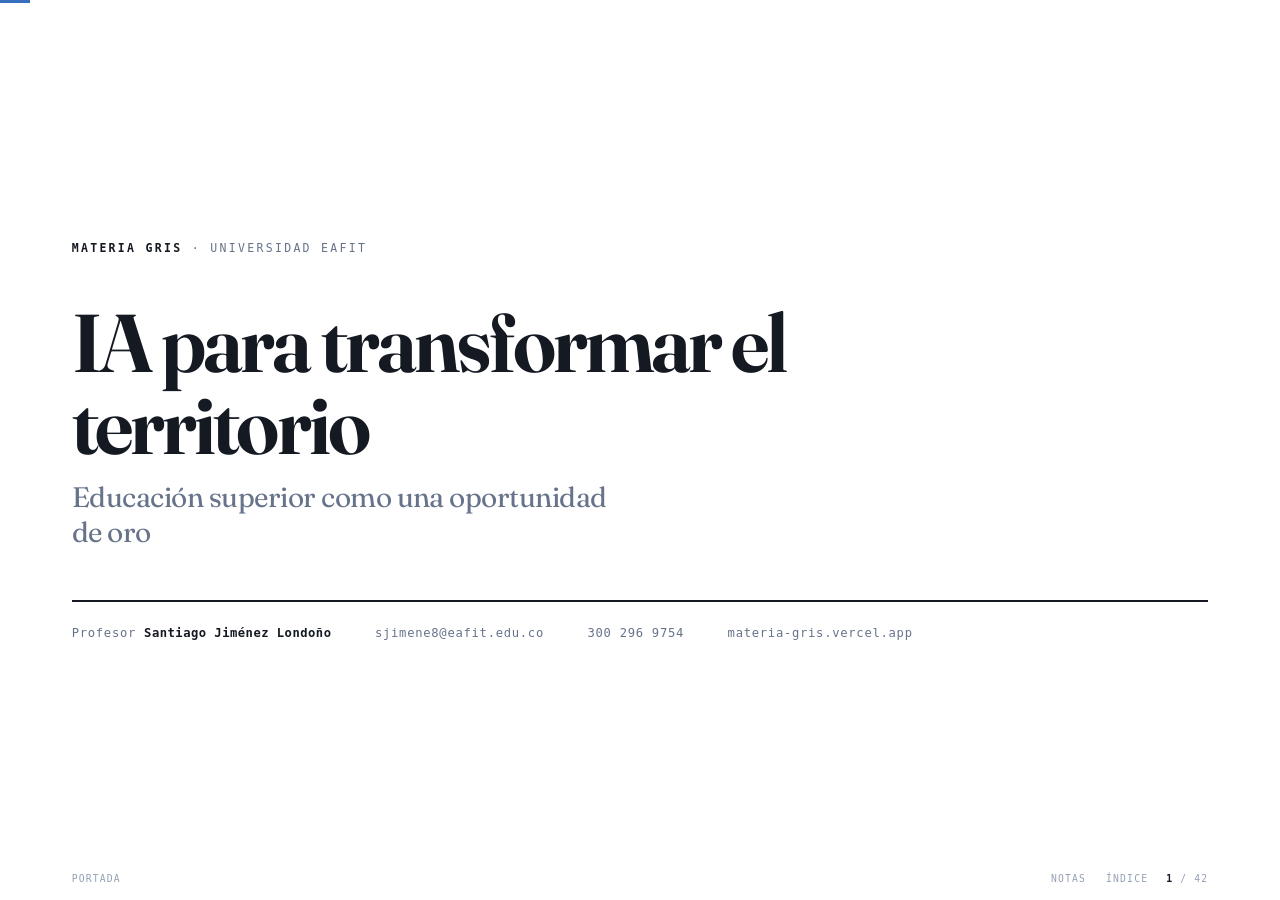
<file: public/presentacion.html>
<!DOCTYPE html>
<html lang="es">
<head>
<meta charset="UTF-8">
<meta name="viewport" content="width=device-width, initial-scale=1.0">
<title>IA para transformar el territorio · Educación superior como una oportunidad de oro</title>
<link rel="preconnect" href="https://fonts.googleapis.com">
<link rel="preconnect" href="https://fonts.gstatic.com" crossorigin>
<link href="https://fonts.googleapis.com/css2?family=Fraunces:opsz,wght@9..144,400;9..144,550;9..144,650&display=swap" rel="stylesheet">
<link rel="icon" href="data:image/svg+xml,<svg xmlns=%22http://www.w3.org/2000/svg%22 viewBox=%220 0 100 100%22><text y=%22.9em%22 font-size=%2290%22>🧠</text></svg>">
<meta name="description" content="Conferencia: la educación superior como motor de desarrollo — lectura global, regional, colombiana, antioqueña y del Bajo Cauca — y el papel de la inteligencia artificial para cerrar la brecha técnica y de conocimiento. Santiago Jiménez Londoño, Universidad EAFIT.">
<meta name="author" content="Santiago Jiménez Londoño">
<meta name="theme-color" content="#ffffff">
<meta property="og:title" content="IA para transformar el territorio · Educación superior como una oportunidad de oro">
<meta property="og:description" content="Del dato global al Bajo Cauca: por qué la educación superior sigue siendo la mejor apuesta de desarrollo y cómo la IA ayuda a cerrar la brecha.">
<meta property="og:type" content="website">
<meta property="og:url" content="https://materia-gris.vercel.app/presentacion">
<meta property="og:image" content="https://materia-gris.vercel.app/og.png">
<meta name="robots" content="index,follow">
<link rel="canonical" href="https://materia-gris.vercel.app/presentacion">
<style>
:root{
  --page:#ffffff; --ink:#141922; --ink-2:#2f3a4a; --muted:#66738a; --faint:#94a1b5;
  --line:#e4e9f0; --line-2:#cfd8e4; --wash:#f6f8fb;
  --s1:#376fbd; --s2:#0d8565; --s3:#936200; --s4:#6956b9;
  --display:"Fraunces",Georgia,serif;
  --mono:ui-monospace,SFMono-Regular,"SF Mono",Menlo,monospace;
  --pad-y:clamp(46px,6.4vh,92px); --pad-x:clamp(26px,5.6vw,110px);
}
*{box-sizing:border-box;margin:0;padding:0}
html,body{height:100%}
body{
  background:var(--page);color:var(--ink-2);
  font:16px/1.5 system-ui,-apple-system,"Segoe UI",sans-serif;
  -webkit-font-smoothing:antialiased;overflow:hidden;
}
a{color:var(--s1);text-decoration:none;border-bottom:1px solid rgba(55,111,189,.3)}
a:hover{border-bottom-color:var(--s1)}
.sr-only{position:absolute!important;width:1px!important;height:1px!important;overflow:hidden!important;clip:rect(0,0,0,0)!important;white-space:nowrap!important}

/* ── escenario ─────────────────────────────────────────────────────────── */
#escenario{position:fixed;inset:0}
/* El aire lateral crece con la pantalla hasta topar en 1220 px de contenido:
   así las láminas respiran en un proyector ancho sin que los bloques con
   max-width propio (títulos, bajadas) queden centrados por accidente. */
.lam{
  position:absolute;inset:0;display:none;flex-direction:column;justify-content:center;
  padding:var(--pad-y) max(var(--pad-x),calc((100% - 1220px)/2)) calc(var(--pad-y) + 18px);
}
.lam.on{display:flex;animation:entra .38s cubic-bezier(.2,.7,.3,1) both}
@keyframes entra{from{opacity:0;transform:translateY(12px)}to{opacity:1;transform:none}}
@media (prefers-reduced-motion:reduce){.lam.on{animation:none}}
.lam > *{width:100%;margin-right:auto}

/* ── piezas tipográficas ───────────────────────────────────────────────── */
.kick{
  font-family:var(--mono);font-size:clamp(.6rem,.86vw,.8rem);letter-spacing:.17em;
  text-transform:uppercase;color:var(--s1);margin-bottom:clamp(14px,2.4vh,26px);
  display:flex;align-items:center;gap:12px;
}
.kick::after{content:'';flex:1;height:1px;background:var(--line);max-width:180px}
h1{
  font-family:var(--display);font-weight:650;letter-spacing:-.035em;line-height:1;
  font-size:clamp(2.1rem,5.6vw,4.6rem);color:var(--ink);
}
h2{
  font-family:var(--display);font-weight:550;letter-spacing:-.028em;line-height:1.08;
  font-size:clamp(1.55rem,3.5vw,3.05rem);color:var(--ink);max-width:22ch;
}
h2.ancha{max-width:30ch}
h2 em{font-style:normal;color:var(--s1)}
.frase{
  font-family:var(--display);font-weight:550;letter-spacing:-.034em;line-height:1.06;
  font-size:clamp(1.9rem,5vw,4.2rem);color:var(--ink);max-width:20ch;
}
.frase em{font-style:italic;font-weight:400;color:var(--s1)}
.bajada{
  font-size:clamp(.98rem,1.42vw,1.28rem);line-height:1.5;color:var(--ink-2);
  max-width:62ch;margin-top:clamp(16px,2.4vh,28px);
}
.bajada b{color:var(--ink);font-weight:650}
.bajada.ancha{max-width:92ch}
/* Frase de impulso: una afirmación que levanta la mirada, pero anclada al dato
   que acaba de mostrarse en la misma lámina. Nunca va sola ni sin cifra detrás. */
.impulso{
  font-family:var(--display);font-weight:550;letter-spacing:-.022em;line-height:1.22;
  font-size:clamp(1.02rem,1.62vw,1.48rem);color:var(--ink);max-width:44ch;
  margin-top:clamp(16px,2.4vh,28px);padding-left:clamp(14px,1.4vw,20px);
  border-left:3px solid var(--s2);
}
.impulso.a1{border-color:var(--s1)} .impulso.a3{border-color:var(--s3)} .impulso.a4{border-color:var(--s4)}
.impulso.ancha{max-width:64ch}
.fuente{
  font-family:var(--mono);font-size:clamp(.56rem,.78vw,.72rem);color:var(--faint);
  letter-spacing:.02em;line-height:1.5;margin-top:clamp(18px,2.8vh,34px);
  padding-top:10px;border-top:1px solid var(--line);max-width:96ch;
}

/* ── portada ───────────────────────────────────────────────────────────── */
.portada .marca{
  font-family:var(--mono);font-size:clamp(.6rem,.9vw,.8rem);letter-spacing:.2em;
  text-transform:uppercase;color:var(--muted);margin-bottom:clamp(26px,5vh,54px);
}
.portada .marca b{color:var(--ink);font-weight:650}
.portada h1{font-size:clamp(2.2rem,6.4vw,5.5rem);max-width:17ch}
.portada .sub{
  font-family:var(--display);font-weight:400;font-size:clamp(1.05rem,2.2vw,1.9rem);
  color:var(--muted);margin-top:.5em;max-width:30ch;line-height:1.24;letter-spacing:-.018em;
}
.portada .firma{
  margin-top:clamp(30px,5.6vh,68px);padding-top:clamp(16px,2.4vh,24px);
  border-top:2px solid var(--ink);display:flex;flex-wrap:wrap;gap:8px clamp(22px,3.4vw,46px);
  font-family:var(--mono);font-size:clamp(.62rem,.95vw,.84rem);letter-spacing:.06em;color:var(--muted);
}
.portada .firma b{color:var(--ink);font-weight:650;letter-spacing:.04em}

/* ── retículas ─────────────────────────────────────────────────────────── */
.grid{display:grid;gap:clamp(14px,1.8vw,26px);margin-top:clamp(20px,3vh,36px)}
.g2{grid-template-columns:repeat(2,minmax(0,1fr))}
.g3{grid-template-columns:repeat(3,minmax(0,1fr))}
.g4{grid-template-columns:repeat(4,minmax(0,1fr))}
.g5{grid-template-columns:repeat(5,minmax(0,1fr))}
.split{display:grid;grid-template-columns:minmax(0,.92fr) minmax(0,1.08fr);gap:clamp(22px,3.4vw,54px);align-items:center}
.split.izq{grid-template-columns:minmax(0,1.06fr) minmax(0,.94fr)}
h2 + .split,h2 + .chart,h2 + .mapa{margin-top:clamp(10px,1.8vh,22px)}
@media (max-width:900px){.split,.g4,.g5,.g3{grid-template-columns:1fr}.g2{grid-template-columns:1fr}}

/* ── cifras ────────────────────────────────────────────────────────────── */
.dato .n{
  font-family:var(--display);font-weight:650;letter-spacing:-.04em;line-height:.94;
  font-size:clamp(1.9rem,4.2vw,3.5rem);color:var(--ink);display:block;
}
.dato .n small{font-size:.44em;letter-spacing:-.01em;color:var(--muted);font-weight:550}
.dato .t{
  font-size:clamp(.78rem,1.02vw,.94rem);color:var(--muted);line-height:1.36;margin-top:.5em;
  display:block;max-width:26ch;
}
.dato .t b{color:var(--ink-2);font-weight:650}
.dato{border-left:3px solid var(--line-2);padding-left:clamp(12px,1.2vw,18px)}
.dato.a1{border-color:var(--s1)} .dato.a2{border-color:var(--s2)}
.dato.a3{border-color:var(--s3)} .dato.a4{border-color:var(--s4)}
.hero-n{
  font-family:var(--display);font-weight:650;letter-spacing:-.05em;line-height:.86;
  font-size:clamp(4rem,15vw,12rem);color:var(--ink);
}
.hero-n em{font-style:normal;color:var(--s1)}

/* ── tarjetas y listas ─────────────────────────────────────────────────── */
.card{
  background:var(--wash);border:1px solid var(--line);border-radius:14px;
  padding:clamp(14px,1.6vw,22px);
}
.card h3{
  font-family:var(--display);font-weight:650;letter-spacing:-.02em;
  font-size:clamp(.98rem,1.3vw,1.22rem);color:var(--ink);margin-bottom:.42em;line-height:1.16;
}
.card p{font-size:clamp(.79rem,1vw,.93rem);line-height:1.46;color:var(--muted)}
.card p b{color:var(--ink-2);font-weight:650}
.card .num{
  font-family:var(--mono);font-size:.68rem;letter-spacing:.14em;color:var(--s1);
  display:block;margin-bottom:.7em;
}
.card.acc2 .num{color:var(--s2)} .card.acc3 .num{color:var(--s3)} .card.acc4 .num{color:var(--s4)}
ul.pasos{list-style:none;margin-top:clamp(16px,2.4vh,30px);display:grid;gap:clamp(9px,1.2vh,15px)}
ul.pasos li{
  display:grid;grid-template-columns:auto minmax(0,1fr);gap:clamp(12px,1.4vw,20px);align-items:baseline;
  padding-bottom:clamp(9px,1.2vh,15px);border-bottom:1px solid var(--line);
}
ul.pasos li:last-child{border-bottom:0;padding-bottom:0}
ul.pasos .p-n{
  font-family:var(--mono);font-size:clamp(.66rem,.86vw,.78rem);color:var(--s1);
  letter-spacing:.1em;padding-top:.28em;min-width:2.4em;
}
ul.pasos .p-t{
  font-family:var(--display);font-weight:650;font-size:clamp(.95rem,1.32vw,1.24rem);
  color:var(--ink);letter-spacing:-.018em;display:block;line-height:1.2;
}
ul.pasos .p-d{font-size:clamp(.79rem,1vw,.94rem);color:var(--muted);line-height:1.44;display:block;margin-top:.24em}

/* ── gráficas ──────────────────────────────────────────────────────────── */
.chart{width:100%;margin-top:clamp(10px,1.6vh,20px)}
.chart svg{display:block;width:100%;height:auto;overflow:visible}
.chart text{font-family:system-ui,-apple-system,sans-serif}
.leyenda{
  display:flex;flex-wrap:wrap;gap:8px 20px;margin-top:12px;
  font-size:clamp(.72rem,.92vw,.84rem);color:var(--muted);
}
.leyenda span{display:inline-flex;align-items:center;gap:7px}
.leyenda i{width:11px;height:11px;border-radius:3px;display:inline-block}

/* ── mapas ─────────────────────────────────────────────────────────────── */
.mapa{width:100%;margin-top:clamp(8px,1.2vh,16px)}
.mapa svg{display:block;width:100%;height:auto;max-height:62vh}
/* El trazo blanco lo pone el propio generador del mapa, no esta regla: si se
   declara aquí gana sobre el atributo y borra los trazos de los diagramas. */
.mapa path{vector-effect:non-scaling-stroke;transition:fill .2s ease}
.mapa .rot{font-family:system-ui,sans-serif;font-size:11px;font-weight:650;fill:var(--ink);paint-order:stroke;
  stroke:#fff;stroke-width:3px;stroke-linejoin:round}
.mapa .rot-s{font-family:system-ui,sans-serif;font-size:9px;fill:var(--muted);paint-order:stroke;
  stroke:#fff;stroke-width:3px;stroke-linejoin:round}

/* ── tablas ────────────────────────────────────────────────────────────── */
table.deck{
  width:100%;border-collapse:collapse;
  font-size:clamp(.72rem,.94vw,.9rem);margin-top:clamp(12px,1.8vh,20px);
}
table.deck th{
  text-align:left;font-weight:650;color:var(--muted);font-size:.86em;
  text-transform:uppercase;letter-spacing:.06em;padding:0 10px 8px 0;border-bottom:1.5px solid var(--line-2);
}
table.deck td{padding:8px 10px 8px 0;border-bottom:1px solid var(--line);color:var(--ink-2);vertical-align:top}
table.deck td:first-child{color:var(--ink);font-weight:650}
table.deck .num{text-align:right;font-variant-numeric:tabular-nums;padding-right:14px}
table.deck tr.ojo td{background:rgba(147,98,0,.07)}
table.deck tr.bien td{background:rgba(13,133,101,.07)}
.tag{
  display:inline-block;font-family:var(--mono);font-size:.82em;letter-spacing:.04em;
  border-radius:5px;padding:2px 7px;background:var(--wash);border:1px solid var(--line-2);color:var(--muted);
}
.tag.t1{color:var(--s1);border-color:rgba(55,111,189,.32);background:rgba(55,111,189,.07)}
.tag.t2{color:var(--s2);border-color:rgba(13,133,101,.32);background:rgba(13,133,101,.07)}
.tag.t3{color:var(--s3);border-color:rgba(147,98,0,.32);background:rgba(147,98,0,.07)}
.tag.t4{color:var(--s4);border-color:rgba(105,86,185,.32);background:rgba(105,86,185,.07)}

/* lista de dos columnas para inventarios largos */
.cols2{columns:2;column-gap:clamp(24px,3vw,48px);margin-top:clamp(12px,1.8vh,20px)}
.cols2 > *{break-inside:avoid}
@media (max-width:900px){.cols2{columns:1}}
.linea-prog{
  display:flex;gap:10px;align-items:baseline;padding:4px 0;border-bottom:1px solid var(--line);
  font-size:clamp(.72rem,.9vw,.86rem);
}
.linea-prog b{color:var(--ink);font-weight:650}
.linea-prog span{color:var(--muted);margin-left:auto;font-size:.88em;white-space:nowrap}

/* ── enlace destacado ──────────────────────────────────────────────────── */
.url-chip{
  display:inline-flex;align-items:center;gap:14px;margin-top:clamp(20px,3vh,34px);
  width:auto;max-width:max-content;
  background:var(--ink);color:#fff;border-radius:999px;padding:clamp(12px,1.5vh,18px) clamp(20px,2.4vw,34px);
  font-family:var(--mono);font-size:clamp(.82rem,1.5vw,1.32rem);letter-spacing:.01em;border:0;
}
.url-chip:hover{background:var(--s1)}
.url-chip .fl{opacity:.55;font-size:.82em}
.pill{
  display:inline-block;font-family:var(--mono);font-size:clamp(.6rem,.8vw,.72rem);
  letter-spacing:.12em;text-transform:uppercase;color:var(--s2);
  border:1px solid rgba(13,133,101,.32);border-radius:999px;padding:5px 12px;
}

/* ── cronómetro / cromo de navegación ──────────────────────────────────── */
#barra{position:fixed;left:0;top:0;height:3px;background:var(--s1);width:0;z-index:30;transition:width .3s ease}
#pie{
  position:fixed;left:0;right:0;bottom:0;height:clamp(34px,4.6vh,46px);z-index:25;
  display:flex;align-items:center;justify-content:space-between;
  padding:0 max(var(--pad-x),calc((100% - 1220px)/2));pointer-events:none;
  font-family:var(--mono);font-size:clamp(.56rem,.76vw,.7rem);letter-spacing:.12em;color:var(--faint);
  text-transform:uppercase;
}
#pie b{color:var(--ink);font-weight:650}
#pie .der{pointer-events:auto;display:flex;gap:16px;align-items:center}
#pie button{
  font:inherit;letter-spacing:.12em;text-transform:uppercase;color:var(--faint);
  background:none;border:0;cursor:pointer;padding:4px 2px;
}
#pie button:hover{color:var(--s1)}
.zona{position:fixed;top:0;bottom:clamp(34px,4.6vh,46px);width:16%;z-index:20;cursor:pointer;border:0;background:none}
.zona.izq{left:0} .zona.der{right:0}
.zona:focus-visible{outline:2px solid var(--s1);outline-offset:-4px}

/* ── notas del expositor ───────────────────────────────────────────────── */
.notas{display:none}
body.con-notas .notas{
  display:block;position:fixed;left:0;right:0;bottom:clamp(34px,4.6vh,46px);z-index:26;
  background:var(--ink);color:#e7edf6;padding:16px var(--pad-x) 18px;
  font-size:clamp(.76rem,.95vw,.9rem);line-height:1.5;max-height:34vh;overflow-y:auto;
}
body.con-notas .notas b{color:#fff}
body.con-notas .lam{padding-bottom:calc(34vh + 40px)}

/* ── índice ────────────────────────────────────────────────────────────── */
#indice{
  position:fixed;inset:0;z-index:40;background:rgba(255,255,255,.98);
  padding:clamp(26px,4.6vh,54px) max(var(--pad-x),calc((100% - 1220px)/2));overflow-y:auto;display:none;
}
#indice.on{display:block}
#indice h2{margin-bottom:clamp(16px,2.6vh,28px)}
#ix-grid{
  display:grid;grid-template-columns:repeat(auto-fill,minmax(230px,1fr));gap:10px;
}
#ix-grid button{
  text-align:left;background:var(--wash);border:1px solid var(--line);border-radius:11px;
  padding:12px 14px;cursor:pointer;font:inherit;display:block;
}
#ix-grid button:hover{border-color:var(--s1);background:#fff}
#ix-grid button.aqui{border-color:var(--ink);background:#fff}
#ix-grid .ix-n{font-family:var(--mono);font-size:.64rem;letter-spacing:.14em;color:var(--s1);display:block}
#ix-grid .ix-t{
  font-family:var(--display);font-weight:650;font-size:.98rem;color:var(--ink);
  display:block;margin-top:5px;line-height:1.2;letter-spacing:-.015em;
}

/* ── pantallas bajas ───────────────────────────────────────────────────────
   Un proyector de 1280×720 tiene 90 px menos de alto útil que un portátil.
   En vez de recortar contenido lámina por lámina, se comprime el ritmo
   vertical: márgenes, separaciones de retícula y relleno de tarjetas. */
@media (max-height:820px){
  :root{--pad-y:clamp(26px,4.2vh,52px)}
  .grid{gap:clamp(9px,1.2vw,16px);margin-top:clamp(11px,1.9vh,20px)}
  .card{padding:clamp(10px,1.2vw,15px)}
  .bajada,.impulso{margin-top:clamp(9px,1.5vh,17px)}
  .fuente{margin-top:clamp(10px,1.7vh,20px);padding-top:8px}
  .chart,.mapa{margin-top:clamp(6px,1vh,12px)}
  table.deck{margin-top:clamp(9px,1.4vh,16px)}
  table.deck td{padding:6px 10px 6px 0}
  ul.pasos{gap:clamp(5px,.8vh,11px);margin-top:clamp(10px,1.6vh,20px)}
  ul.pasos li{padding-bottom:clamp(5px,.8vh,11px)}
  .cols2{margin-top:clamp(8px,1.2vh,15px)}
  h2{font-size:clamp(1.45rem,3.15vw,2.75rem)}
  .kick{margin-bottom:clamp(10px,1.8vh,20px)}
  .card h3{margin-bottom:.34em}
  table.deck th{padding-bottom:6px}
}

/* ── impresión ─────────────────────────────────────────────────────────── */
@media print{
  @page{size:landscape;margin:12mm}
  body{overflow:visible}
  #barra,#pie,.zona,#indice{display:none!important}
  #escenario{position:static}
  .lam{display:flex!important;position:relative;inset:auto;page-break-after:always;
    min-height:170mm;padding:0 0 14mm;animation:none}
  .notas{display:block!important;position:static;background:none;color:#444;
    border-top:1px dashed #bbb;margin-top:10mm;padding:6px 0 0;font-size:9pt}
  .card{background:#fff}
}
</style>
</head>
<body>

<div id="barra" aria-hidden="true"></div>
<p class="sr-only" aria-live="polite" id="anuncio"></p>

<main id="escenario">

<!-- 01 ───────────────────────────────────────────────────────────────── -->
<section class="lam portada" data-t="Portada">
  <p class="marca"><b>MaterIA Gris</b> · Universidad EAFIT</p>
  <h1>IA para transformar el territorio</h1>
  <p class="sub">Educación superior como una oportunidad de oro</p>
  <div class="firma">
    <span>Profesor <b>Santiago Jiménez Londoño</b></span>
    <span>sjimene8@eafit.edu.co</span>
    <span>300 296 9754</span>
    <span>materia-gris.vercel.app</span>
  </div>
  <aside class="notas"><b>Arranque.</b> El título es literal y es un elogio: en el Bajo Cauca el oro no es una metáfora, es una economía que produce, que emplea y que demanda talento. La tesis de la charla es que esa riqueza ya está aquí y que la educación superior es la manera de multiplicarla y de que se quede en la gente del territorio. Presentarse rápido y decir de dónde salen las cifras: SNIES, DANE, ICFES, OLE, MEN, UNESCO, Banco Mundial y el observatorio MaterIA Gris.</aside>
</section>

<!-- 02 ───────────────────────────────────────────────────────────────── -->
<section class="lam" data-t="La ruta">
  <div class="kick">La ruta</div>
  <h2 class="ancha">Un marco, cinco escalas y una herramienta</h2>
  <div class="grid g3">
    <div class="card acc3"><span class="num">00 · El marco</span><h3>Complejidad económica</h3><p>Un territorio vale lo que sabe hacer. El Atlas de Harvard lo mide, y explica por qué formar gente <b>es</b> política productiva.</p></div>
    <div class="card"><span class="num">01 · Mundo</span><h3>El acceso se duplicó</h3><p>269 millones de estudiantes. Entrar dejó de ser el problema; <b>terminar</b> sí lo es.</p></div>
    <div class="card acc2"><span class="num">02 · América Latina</span><h3>Matriculamos más de lo que graduamos</h3><p>53 % de matrícula bruta contra 24 % de graduación.</p></div>
    <div class="card acc3"><span class="num">03 · Colombia</span><h3>Récord y reverso</h3><p>2,72 millones de matriculados y, a la vez, uno de los logros más bajos de la OCDE.</p></div>
    <div class="card acc4"><span class="num">04 · Antioquia</span><h3>El sistema se angosta en la base</h3><p>Crece la universidad, se derrumba la técnica y la tecnológica.</p></div>
    <div class="card"><span class="num">05 · Bajo Cauca</span><h3>La oportunidad</h3><p>La riqueza que ya produce, los jóvenes que ya tiene y lo mucho que falta por construir.</p></div>
    <div class="card acc2"><span class="num">06 · IA</span><h3>La herramienta</h3><p>Qué cierra de verdad la brecha técnica, qué no, y qué hacer el lunes.</p></div>
    <div class="card acc4"><span class="num">07 · Articulación</span><h3>Cómo se articula</h3><p>Modelos que funcionaron, el que fracasó aquí, y dónde está hoy el dinero para hacerlo.</p></div>
  </div>
  <p class="impulso">Todas las cifras de esta charla están al corte de agosto de 2026 e incluyen la vigencia 2025 del SNIES, publicada hace tres semanas.</p>
  <aside class="notas">Anunciar el contrato de la charla: cada afirmación viene con fuente y año, ninguna cifra es de opinión. Al final hay dos enlaces que se pueden usar mañana mismo.</aside>
</section>

<!-- 03 ───────────────────────────────────────────────────────────────── -->
<section class="lam" data-t="Tesis: la riqueza y la capacidad">
  <div class="kick">La tesis</div>
  <p class="frase">El Bajo Cauca ya produce riqueza.<br><em>Ahora puede producir capacidad.</em></p>
  <p class="bajada">Oro, ganadería, agro y logística fluvial sostienen una economía que crece y que <b>demanda talento todos los días</b>: geología y minas, ambiental, seguridad y salud ocupacional, agroindustria, salud, logística, contabilidad, datos. La educación superior es la forma de que esa demanda se llene <b>con gente de aquí</b> —y de que la riqueza que ya se genera se quede, se multiplique y se diversifique en el territorio.</p>
  <p class="impulso">Esta no es una subregión que haya que rescatar. Es una subregión con economía, con jóvenes y con instituciones, a la que le falta una cosa: oferta.</p>
  <aside class="notas">Marco de toda la charla, y hay que decirlo con afecto: la minería y el agro del Bajo Cauca no son el problema, son la base sobre la que se construye. El argumento es de suma, no de reemplazo: una economía productiva necesita profesionales, técnicos y tecnólogos, y hoy muchos de esos cargos se llenan con gente traída de afuera porque aquí no hay dónde formarse. Eso es lo que se puede cambiar.</aside>
</section>

<!-- ─────────────────────────────────────────────────────────────────── -->
<section class="lam" data-t="Complejidad · qué es">
  <div class="kick">El marco · Atlas de Harvard</div>
  <h2 class="ancha">Complejidad económica: <em>los países no exportan productos, exportan lo que saben hacer</em></h2>
  <p class="bajada" style="max-width:74ch">El Growth Lab de Harvard mide la riqueza de un territorio por el <b>conocimiento productivo</b> acumulado en su gente. La metáfora de Ricardo Hausmann es exacta: los productos son palabras y las capacidades son letras.</p>
  <div class="mapa" id="dg-letras"></div>
  <p class="bajada" style="max-width:74ch">Y las capacidades se mueven <b>de a poco</b>: las economías no saltan de un extremo al otro, se mueven al vecino más próximo. Desde el oro y el agro hay saltos cercanos —metalmecánica, agroindustria, gestión ambiental, logística— y cada capacidad nueva abre varias puertas a la vez.</p>
  <p class="impulso ancha">El oro ya le dio al territorio sus primeras letras: geología, mecánica, logística, comercio. Cada letra nueva abre palabras más largas —y las letras no se compran: <b>se forman</b>. Personas formadas.</p>
  <p class="fuente">Growth Lab de la Universidad de Harvard · Atlas of Economic Complexity. El Índice de Complejidad Económica (ECI) combina cuán diversa es la canasta exportadora de un país y cuán poco comunes son esos productos en el resto del mundo.</p>
  <aside class="notas">Es el concepto que le da sentido económico a toda la charla, y hay que decirlo en clave de suma: el oro no es la palabra corta que hay que abandonar, es la que ya puso las primeras letras sobre la mesa —una operación minera moderna sabe de geología, de máquinas, de logística—. La pregunta del territorio es qué palabras más largas puede armar con esas letras y con las que forme ahora. Y las letras no se compran: se forman, se contratan o se atraen — las tres cosas pasan por la educación superior.</aside>
</section>

<!-- ─────────────────────────────────────────────────────────────────── -->
<section class="lam" data-t="Complejidad · dos canastas">
  <div class="kick">El marco · Atlas de Harvard</div>
  <h2 class="ancha" style="max-width:44ch">Dos canastas: <em>¿qué sabe hacer cada país?</em></h2>
  <p class="bajada ancha">Cada rectángulo es un producto y su color, la complejidad de ese producto. Colombia exporta <b>1.101</b> partidas distintas y Corea <b>1.199</b>: casi las mismas. Lo que cambia no es cuántas cosas se venden, sino <b>cuáles</b>.</p>
  <div class="mapa" id="dg-canastas"></div>
  <p class="impulso ancha">El <b>65,7 %</b> de lo que Colombia exporta tiene complejidad por debajo de −1; en Corea, el <b>65,5 %</b> está por encima de 0. La diferencia no es de recursos: es de <b>conocimiento acumulado en la gente</b>.</p>
  <p class="fuente">Growth Lab de Harvard · Atlas of Economic Complexity, canastas exportadoras de 2024. Cada panel vale el 100 % de su propia canasta: las áreas se comparan hacia adentro, no entre países.</p>
  <aside class="notas">Es la lámina para dejar hablar a la imagen: se ve antes de explicarla. Corea es un mosaico verde y astillado —cientos de productos, casi todos por encima del promedio mundial de complejidad—; Colombia son cuatro o cinco bloques cafés enormes: petróleo, carbón, oro, café, flores. Vale la pena decir dos cosas. Primera, que el tamaño no compara países: cada panel es el 100 % de su propia canasta, y Corea exporta doce veces más. Segunda, y es la que conecta con el resto de la charla, que Corea en 1960 exportaba pelucas, madera contrachapada y pescado, y era más pobre que Colombia: lo que cambió fue lo que su gente aprendió a hacer. Si alguien pregunta por Antioquia, la respuesta honesta es que el departamento está del lado café —54,8 % de sus exportaciones es oro no monetario—, y que esa caja exportadora es justamente la que puede pagar el paso al otro lado. Ficha técnica por si preguntan: nomenclatura HS12 a cuatro dígitos, que es la que usan las fichas de país del Atlas; se excluyen las partidas sin clasificar y las discrepancias estadísticas, igual que en el original; los datos se bajan de la API del Atlas con scripts/complejidad_canastas.py.</aside>
</section>

<!-- ─────────────────────────────────────────────────────────────────── -->
<section class="lam" data-t="Complejidad · dónde estamos">
  <div class="kick">El marco · Atlas de Harvard</div>
  <h2 class="ancha">Antioquia exporta como nunca. La ventana para sumar conocimiento está abierta</h2>
  <div class="split izq">
    <div>
      <div class="grid g2" style="margin-top:0">
        <div class="dato a3"><span class="n">68 <small>de 145</small></span><span class="t">Puesto de Colombia en el <b>Índice de Complejidad Económica</b>, con un ECI de 0,24: bajó dos posiciones en cinco años</span></div>
        <div class="dato a3"><span class="n">54,8 %</span><span class="t">De las exportaciones de Antioquia entre enero y mayo de 2026 fue <b>oro no monetario</b>. Banano 7,6 % y cobre 6,1 %</span></div>
        <div class="dato a1"><span class="n">US$6.346 <small>millones</small></span><span class="t">Exportó Antioquia en cinco meses: <b>+53,3 %</b> y el 26,9 % de todo el país. Es el mayor exportador de Colombia</span></div>
        <div class="dato a2"><span class="n">2,42 %</span><span class="t">Crecimiento anual proyectado para Colombia hasta <b>2034</b>: puesto 76 entre 144 países</span></div>
      </div>
    </div>
    <div>
      <p class="bajada" style="margin-top:0">El propio Atlas lo dice sin rodeos sobre Colombia:</p>
      <p class="impulso a3" style="max-width:46ch">«La pérdida de complejidad ha ocurrido <b>a pesar</b> de que sus exportaciones se diversificaron: el país se diversificó hacia productos de <b>menor</b> complejidad».</p>
      <p class="bajada">Antioquia bate récords con el <b>oro a la cabeza</b>: una caja exportadora que hoy tiene con qué financiar el conocimiento para transformar más de lo que ya produce. Esa es la ventana.</p>
      <p class="bajada">Y el Atlas cierra en positivo: Colombia está posicionada para aprovechar <b>muchas oportunidades</b> de diversificación <b>con el conocimiento que ya tiene</b>.</p>
    </div>
  </div>
  <p class="fuente">Atlas of Economic Complexity, Growth Lab de Harvard, perfil de Colombia y rankings con datos a 2024 (metodología revisada en 2026) · Analdex sobre cifras DANE-DIAN, exportaciones de Antioquia enero-mayo de 2026.</p>
  <aside class="notas">Ojo con el matiz que más impresiona: diversificarse no basta si uno se diversifica hacia abajo. Y el cierre es la buena noticia — el Atlas no dice que Colombia esté condenada, dice que tiene muchas puertas abiertas con el conocimiento que ya acumuló. Faltan las personas que las crucen.</aside>
</section>

<!-- ─────────────────────────────────────────────────────────────────── -->
<section class="lam" data-t="Complejidad · por qué la educación superior">
  <div class="kick">El marco · la conexión</div>
  <h2 class="ancha">Por eso la educación superior <em>es</em> política de desarrollo productivo</h2>
  <div class="grid g3">
    <div class="card"><span class="num">Razón 01</span><h3>El conocimiento productivo es tácito y vive en personas</h3><p>No está en manuales ni se compra con maquinaria: se acumula con años de práctica y <b>se mueve cuando se mueven las personas</b>. Formar en el territorio es la única manera de que se quede en el territorio.</p></div>
    <div class="card acc2"><span class="num">Razón 02</span><h3>Cada capacidad nueva abre varias puertas</h3><p>Un tecnólogo ambiental no habilita un producto: habilita minería certificada, agroindustria con sello, tratamiento de aguas y consultoría. <b>Las capacidades se reutilizan y se acumulan</b>: cada una potencia las demás.</p></div>
    <div class="card acc3"><span class="num">Razón 03</span><h3>La riqueza de hoy puede financiar las capacidades de mañana</h3><p>El territorio que exporta oro <b>hoy</b> tiene con qué invertir en formar a su gente, y una industria que <b>demanda ese talento</b> apenas se gradúa. Es una ventaja que otros territorios no tienen.</p></div>
    <div class="card acc4"><span class="num">Razón 04</span><h3>La complejidad se pega entre vecinos</h3><p>Las capacidades se difunden por cercanía: un solo programa técnico bien puesto cambia lo que una región entera puede producir en una década.</p></div>
    <div class="card"><span class="num">Razón 05</span><h3>Diversificar reduce el riesgo de todos</h3><p>Un territorio que depende de un solo precio internacional vive en la montaña rusa de ese precio. Más productos es <b>menos volatilidad</b> para las familias, no solo más ingreso.</p></div>
    <div class="card acc2"><span class="num">Razón 06</span><h3>Y es la manera de retener a la gente</h3><p>Sin oferta local, el joven capaz se va y se lleva la capacidad consigo. Con oferta local, la capacidad se queda y atrae más. <b>Formar es retener.</b></p></div>
  </div>
  <p class="fuente">Marco conceptual: Hausmann, Hidalgo et al., Atlas of Economic Complexity; Growth Lab, «Accessing Knowhow for Development».</p>
  <aside class="notas">Esta es la lámina más argumentativa de la charla y la que conviene decir despacio. Si hay gremios o empresarios en la sala, la razón 03 es la que los interpela: no se les está pidiendo caridad, se les está mostrando dónde está el talento que su propia operación va a necesitar.</aside>
</section>

<!-- 04 ───────────────────────────────────────────────────────────────── -->
<section class="lam" data-t="Mundo y América Latina">
  <div class="kick">01 · Lectura global</div>
  <div class="split">
    <div>
      <h2>El mundo pasó de 100 a 269 millones de universitarios —y aprendió a matricular más rápido que a graduar</h2>
      <p class="bajada">Es la expansión educativa más rápida de la historia, y ningún país desarrollado llegó ahí sin hacer antes este movimiento. Pero se amplió la puerta de entrada sin ampliar la de salida: en <b>América Latina</b>, de cada 100 jóvenes en edad, <b>53 se matriculan y 24 se gradúan</b>.</p>
      <p class="bajada">Esa distancia es el verdadero problema regional: ya no es de cupos, es de <b>permanencia, nivelación y pertinencia</b>.</p>
    </div>
    <div>
      <div class="chart" id="ch-mundo"></div>
      <div class="grid g2" style="margin-top:clamp(12px,1.8vh,20px)">
        <div class="dato a1"><span class="n">22 <small>→</small> 27 %</span><span class="t">Tasa bruta de <b>graduación</b> mundial entre 2013 y 2024</span></div>
        <div class="dato a3"><span class="n">53 <small>vs</small> 24 %</span><span class="t">América Latina: matrícula bruta contra <b>graduación</b> bruta</span></div>
      </div>
    </div>
  </div>
  <p class="fuente">UNESCO IESALC · Informe mundial sobre tendencias de la educación superior 2026: matrícula global 100 M (2000) → 269 M (2023); graduación bruta mundial 22 % (2013) → 27 % (2024); América Latina y el Caribe 53 % de matrícula bruta y 24 % de graduación bruta (2023). Matrícula y graduación bruta se calculan sobre poblaciones de referencia distintas: la resta es indicativa.</p>
  <aside class="notas">Aquí se instala la idea que sostiene la parte de IA: el problema del mundo (y del Bajo Cauca) ya no es principalmente conseguir un cupo, es sostener la trayectoria hasta el título — y sostener trayectorias es donde la tutoría personalizada tiene evidencia. Dato para dimensionar la expansión: equivale a matricular casi cuatro veces la población de Colombia, y la mayor parte ocurrió en Asia y América Latina.</aside>
</section>

<!-- 06 ───────────────────────────────────────────────────────────────── -->
<section class="lam" data-t="Mundo · por qué es desarrollo">
  <div class="kick">01 · Lectura global</div>
  <div class="split izq">
    <div>
      <h2>¿Por qué insistir? Porque el retorno está medido</h2>
      <p class="bajada">No es un acto de fe pedagógica. Es una de las relaciones mejor documentadas de la economía del desarrollo, y en Colombia está medida <b>municipio por municipio</b>.</p>
    </div>
    <div class="grid" style="margin-top:0">
      <div class="card"><span class="num">Banco Mundial · 2024</span><h3>Cada punto porcentual más de personas con educación superior en un municipio colombiano se asocia con <b>1,1 puntos menos</b> de incidencia de pobreza</h3><p>Evaluación de la pobreza y la equidad: trayectorias de prosperidad en el territorio colombiano.</p></div>
      <div class="card acc2"><span class="num">ECV de Antioquia · 2023</span><h3>La informalidad cae de 61,8 % con solo la media a 29,7 % con un título técnico o tecnológico</h3><p>Medido en el propio Bajo Cauca. El título no garantiza empleo: cambia la <b>calidad</b> del que se consigue —contrato, salud, pensión—.</p></div>
    </div>
  </div>
  <p class="fuente">Banco Mundial (2024), «Colombia — Evaluación de la pobreza y la equidad», citado por Antioquia Cómo Vamos · Encuesta de Calidad de Vida de Antioquia 2023 (Gobernación de Antioquia) vía Antioquia Cómo Vamos.</p>
  <aside class="notas">Si solo se recuerda una cifra de toda la charla, que sea la del Banco Mundial: 1 punto más de educación superior = 1,1 puntos menos de pobreza en el municipio. Es la traducción exacta de «educación» a «desarrollo» y funciona en la escala en la que decide un alcalde.</aside>
</section>

<!-- 08 ───────────────────────────────────────────────────────────────── -->
<section class="lam" data-t="Colombia · récord y trayectoria">
  <div class="kick">03 · Colombia</div>
  <div class="split izq">
    <div>
      <p class="hero-n" style="font-size:clamp(2.6rem,6.5vw,5rem)">2.723.364</p>
      <p class="bajada">estudiantes matriculados en <b>2025</b>: la cifra más alta de la historia. La cobertura superó por primera vez el 60 % (<b>61,75 %</b>), el tránsito inmediato subió de 41,1 a <b>47,9 %</b> y la gratuidad cubre a <b>939.282</b> estudiantes: el 97 % de la matrícula pública.</p>
      <p class="bajada">El país resolvió buena parte del problema de <b>precio</b> y avanzó en el de <b>puerta</b>. La tarea pendiente es la <b>trayectoria</b>.</p>
    </div>
    <div class="grid g2" style="margin-top:0">
      <div class="dato a3"><span class="n">36,6 %</span><span class="t">De los jóvenes de <b>25 a 34 años</b> tiene título superior: uno de los logros más bajos de la OCDE</span></div>
      <div class="dato a3"><span class="n">+20 %</span><span class="t">Abandona <b>en el primer año</b> de un programa de pregrado</span></div>
      <div class="dato a3"><span class="n">16 %</span><span class="t">Se gradúa <b>a tiempo</b>. A tres años del plazo teórico, apenas el 44 %</span></div>
      <div class="dato a4"><span class="n">11,2 %</span><span class="t">Desempleo <b>con</b> título superior: el título compra formalidad y estabilidad, no empleo automático</span></div>
    </div>
  </div>
  <p class="bajada">Por eso la pregunta correcta no es «¿estudiar sirve?», sino «¿estudiar <b>qué</b>, dónde y con qué acompañamiento?».</p>
  <p class="fuente">MEN · SNIES, informe del 15 de julio de 2026 (con la metodología ajustada de población, la cobertura equivale a 56,55 %) y balance sectorial 2022-2026 · OCDE · Education at a Glance 2025, nota país Colombia.</p>
  <aside class="notas">Aclarar el matiz metodológico sin enredar: hay dos formas de calcular cobertura según la población de referencia; el MEN reporta ambas. Punto político delicado: hay discusión pública sobre cuántos cupos son «nuevos»; quedarse en los indicadores que el propio SNIES publica. Esta lámina prepara las dos ideas fuertes del final: pertinencia —qué se estudia frente a qué demanda el territorio— y permanencia —quién acompaña al que se está cayendo—. La IA entra justo en esos dos huecos.</aside>
</section>

<!-- 11 ──────────────────────────────────────────────────────────────── -->
<section class="lam" data-t="Antioquia · la foto">
  <div class="kick">04 · Antioquia</div>
  <div class="split izq">
    <div>
      <h2>Antioquia: un sistema grande, creciendo y todavía concentrado</h2>
      <p class="bajada">La vigencia 2025 trae buenas noticias: la matrícula creció <b>4,8 %</b> y llegó a su nivel más alto —<b>328.554</b> estudiantes, 2.183 programas, 64 instituciones—. En azul, los <b>33 municipios</b> con matrícula <b>presencial</b>; en blanco, los 92 donde no hay aula. La franja resaltada es el <b>Bajo Cauca</b>.</p>
      <p class="bajada"><b>Ojo con un cambio de registro:</b> el SNIES 2025 reporta matrícula en los 125 municipios, pero eso incluye la virtual, que se atribuye a donde vive el estudiante. La oferta con sede física pasó de 32 a 33 municipios en un año.</p>
      <p class="impulso a1">Las nueve subregiones mejoraron su razón de oferta en 2025: el departamento pasó de 54,1 a 56,7 cupos por cada 100 jóvenes, y el Bajo Cauca subió de 11,1 a 13,3.</p>
    </div>
    <div><div class="mapa" id="mapa-ant"></div>
      <div class="leyenda" style="justify-content:center">
        <span><i style="background:#376fbd"></i>Con matrícula presencial (33)</span>
        <span><i style="background:#eef2f7;border:1px solid #cfd8e4"></i>Solo virtual o sin matrícula (92)</span>
        <span><i style="background:#936200"></i>Bajo Cauca</span>
      </div>
    </div>
  </div>
  <p class="fuente">SNIES · base consolidada de matriculados 2025 del MEN, semestre pico 2025-II, procesada para esta presentación (<code style="font-size:11px">scripts/snies2025_bajo_cauca.py</code>) · geometría oficial del Marco Geoestadístico Nacional del DANE. «Presencial» agrupa las modalidades presencial e híbridas; las instituciones se cuentan agregadas por IES padre. La razón de oferta mide capacidad instalada sobre población de 17 a 21 años (DANE, CNPV 2018), no cobertura de residentes.</p>
  <aside class="notas">Dejar el mapa unos segundos en silencio: se lee solo. Cuando se habla de «Antioquia la más educada» se habla, estadísticamente, del Valle de Aburrá. Explicar el matiz sin tecnicismos: si un muchacho de Nechí se matricula en la UNAD virtual, el SNIES ahora lo cuenta en Nechí; está bien que lo cuente, pero eso no es una universidad en Nechí. Y ser honesto con la mejora de la razón de oferta: una parte es oferta nueva y otra es virtualidad que antes no se contaba así — las dos cosas son avance, pero no son lo mismo.</aside>
</section>

<!-- 12 ──────────────────────────────────────────────────────────────── -->
<section class="lam" data-t="Antioquia · se angosta en la base">
  <div class="kick">04 · Antioquia</div>
  <div class="split">
    <div>
      <h2>El sistema se angostó en la base —y en 2025 <em>tocó fondo</em></h2>
      <p class="bajada">La técnica y la tecnológica —la puerta de entrada más corta, más barata y más cercana al empleo— cayó de <b>112.129 estudiantes en 2018 a 75.494 en 2023</b>. Un desplome del 33 %.</p>
      <p class="bajada">Pero la vigencia 2025 muestra el <b>segundo año consecutivo de recuperación</b>: 82.524 matriculados, 3 % más que en 2024. Sigue 26 % por debajo de 2018, pero por primera vez la curva apunta hacia arriba.</p>
      <p class="impulso">Este es el nivel del que depende el Bajo Cauca, donde el <b>55 %</b> de la matrícula superior es técnica y tecnológica. Que se esté recuperando es la mejor noticia del año para la subregión.</p>
    </div>
    <div><div class="chart" id="ch-tyt"></div></div>
  </div>
  <p class="fuente">SNIES 2018-2025, semestre pico de cada vigencia. Serie de técnica y tecnológica en Antioquia: 112.129 (2018) · 106.377 (2019) · 91.140 (2020) · 98.957 (2021) · 75.995 (2022) · 75.494 (2023) · 80.135 (2024) · 82.524 (2025).</p>
  <aside class="notas">Cambio de tono importante frente a versiones anteriores de esta charla: el dato de 2025 ya no permite decir «la TyT se está cayendo». Lo correcto es: se cayó fuerte entre 2018 y 2022, y lleva dos años recuperándose. La conclusión de política es la misma —hay que ampliarla— pero el ánimo es otro.</aside>
</section>

<!-- 15 ──────────────────────────────────────────────────────────────── -->
<section class="lam" data-t="Antioquia · el impuesto demográfico">
  <div class="kick">04 · Antioquia</div>
  <div class="split izq">
    <div>
      <h2>Y hay un reloj corriendo: el impuesto demográfico</h2>
      <p class="bajada">La población de 17 a 21 años de Antioquia tocó techo en <b>2020</b> con 550.160 jóvenes. De ahí en adelante solo baja: <b>−13,2 % a 2035</b> y <b>−21,9 % a 2042</b>.</p>
      <p class="bajada">Cada año que no se amplía la oferta en el territorio, se amplía sobre una base de jóvenes más pequeña. <b>La ventana de oportunidad no está abierta indefinidamente.</b></p>
    </div>
    <div>
      <div class="grid g2" style="margin-top:0">
        <div class="dato a1"><span class="n">550.160</span><span class="t">Jóvenes de 17 a 21 en el pico de <b>2020</b></span></div>
        <div class="dato a3"><span class="n">−13,2 %</span><span class="t">Proyección a <b>2035</b></span></div>
        <div class="dato a3"><span class="n">−21,9 %</span><span class="t">Proyección a <b>2042</b></span></div>
        <div class="dato a2"><span class="n">−9,7 %</span><span class="t">Bajo Cauca a 2035: <b>la caída más suave</b> de las nueve subregiones</span></div>
      </div>
    </div>
  </div>
  <p class="fuente">Proyecciones municipales DANE (CNPV 2018), agregadas por subregión en MaterIA Gris (scripts/proyeccion_demografica.py).</p>
  <aside class="notas">Este es el pivote de toda la charla hacia el Bajo Cauca: en un departamento que se está quedando sin jóvenes, el Bajo Cauca es donde menos se caen. Invertir allí no es solidaridad territorial, es aritmética.</aside>
</section>

<!-- 15 ──────────────────────────────────────────────────────────────── -->
<section class="lam" data-t="Bajo Cauca · el territorio">
  <div class="kick">05 · Bajo Cauca</div>
  <div class="split izq">
    <div>
      <h2>Bajo Cauca: la subregión que <em>crece</em></h2>
      <p class="bajada">Seis municipios —Caucasia, El Bagre, Cáceres, Tarazá, Zaragoza y Nechí— y <b>268.459 habitantes</b>. En dos décadas la población creció <b>34 %</b>: el mayor crecimiento relativo de Antioquia. En el Suroeste, para comparar, creció 3 %.</p>
      <p class="bajada">Es también un territorio de llegada: <b>más de 59.000 personas</b> que viven allí no nacieron allí.</p>
    </div>
    <div class="grid g2" style="margin-top:0">
      <div class="dato a1"><span class="n">268.459</span><span class="t">Habitantes en 2024 · <b>3,9 %</b> de Antioquia, quinta subregión más poblada</span></div>
      <div class="dato a2"><span class="n">+34 %</span><span class="t">Crecimiento poblacional en dos décadas: <b>el mayor del departamento</b></span></div>
      <div class="dato a3"><span class="n">69 %</span><span class="t">De la población en tres municipios: Caucasia 36 %, El Bagre 21 %, Cáceres 12 %</span></div>
      <div class="dato a4"><span class="n">+59.000</span><span class="t">Personas que viven aquí y <b>llegaron de otra parte</b>: un territorio que atrae</span></div>
    </div>
  </div>
  <p class="impulso a1">Antioquia se está quedando sin jóvenes. El Bajo Cauca, no. Donde el departamento ve periferia, la demografía muestra futuro.</p>
  <p class="fuente">Antioquia Cómo Vamos · «Oportunidades y retos de calidad de vida en la subregión Bajo Cauca» (2025), con proyecciones DANE (CNPV 2018).</p>
  <aside class="notas">Contraste con la lámina anterior: mientras el departamento envejece, aquí llega gente y nacen jóvenes. Un sistema de educación superior se construye donde hay demanda futura, no donde hubo demanda pasada.</aside>
</section>

<!-- ─────────────────────────────────────────────────────────────────── -->
<section class="lam" data-t="Bajo Cauca · la riqueza que ya está">
  <div class="kick">05 · Bajo Cauca</div>
  <h2 class="ancha">La riqueza no hay que inventarla: <em>ya está produciendo</em></h2>
  <div class="grid g4">
    <div class="dato a2"><span class="n">$3,5 <small>billones</small></span><span class="t">Producción de la subregión, <b>creciendo desde 2019</b> (precios de 2015)</span></div>
    <div class="dato a2"><span class="n">9 %</span><span class="t">Del valor agregado de toda Antioquia <b>sin</b> el Valle de Aburrá</span></div>
    <div class="dato a1"><span class="n">945</span><span class="t">Empresas <b>creadas en un solo año</b>, en su mayoría micro y pequeñas</span></div>
    <div class="dato a1"><span class="n">+63 %</span><span class="t">Crecimiento de los afiliados a cajas de compensación entre 2020 y 2023: <b>10.969 → 17.882</b></span></div>
  </div>
  <p class="bajada">Oro, ganadería, plátano, arroz, pesca y logística sobre el río. Una base productiva diversa, con empresas naciendo y con formalización en aumento. <b>Todo eso demanda perfiles que hoy se contratan por fuera</b> porque en la subregión no existe dónde formarlos.</p>
  <p class="impulso">Un territorio que produce 3,5 billones y crea 945 empresas al año no necesita que lo sostengan: necesita quién lo piense, lo mida y lo dirija desde adentro.</p>
  <p class="fuente">Antioquia Cómo Vamos (2025) a partir de la desagregación del PIB municipal de la Gobernación de Antioquia, Cámara de Comercio y datos de Comfama y Comfenalco Antioquia (corte 2023-2024).</p>
  <aside class="notas">Lámina de orgullo, y de argumento económico. El dato de cajas de compensación es el más elocuente: la formalización viene subiendo fuerte. Formalizar exige contabilidad, seguridad y salud en el trabajo, gestión ambiental, logística, sistemas — exactamente la lista de programas técnicos y tecnológicos que podrían abrirse mañana.</aside>
</section>

<!-- ─────────────────────────────────────────────────────────────────── -->
<section class="lam" data-t="Bajo Cauca · municipio por municipio">
  <div class="kick">05 · Bajo Cauca</div>
  <h2 class="ancha">Seis municipios, dos con aula</h2>
  <div class="split">
    <div><div class="mapa" id="mapa-bc"></div></div>
    <div>
      <table class="deck">
        <thead><tr><th>Municipio</th><th class="num">Habitantes</th><th class="num">Tránsito<br>inmediato</th><th class="num">Programas<br>presenciales</th><th class="num">Matrícula<br>2025</th></tr></thead>
        <tbody>
          <tr class="bien"><td>Caucasia</td><td class="num">97.803</td><td class="num">46 %</td><td class="num">37</td><td class="num">2.801</td></tr>
          <tr class="bien"><td>El Bagre</td><td class="num">56.306</td><td class="num">30 %</td><td class="num">5</td><td class="num">629</td></tr>
          <tr class="ojo"><td>Cáceres</td><td class="num">31.160</td><td class="num">36 %</td><td class="num">0</td><td class="num">26</td></tr>
          <tr class="ojo"><td>Tarazá</td><td class="num">29.082</td><td class="num">27 %</td><td class="num">0</td><td class="num">38</td></tr>
          <tr class="ojo"><td>Nechí</td><td class="num">27.901</td><td class="num">28 %</td><td class="num">0</td><td class="num">33</td></tr>
          <tr class="ojo"><td>Zaragoza</td><td class="num">26.207</td><td class="num">29 %</td><td class="num">0</td><td class="num">35</td></tr>
        </tbody>
      </table>
      <p class="impulso a3">En 2025, por primera vez, los seis municipios registran matrícula. Pero en los cuatro sin sede son <b>132 personas estudiando a distancia</b> para <b>114.350 habitantes</b>: la puerta se abrió apenas una rendija, y por internet.</p>
    </div>
  </div>
  <p class="fuente">Población: proyecciones DANE (CNPV 2018) vía Antioquia Cómo Vamos, 2024. Tránsito inmediato: MEN, 2023 (referencia departamental 41 %). Matrícula y programas: SNIES 2025-II. En Cáceres, Tarazá, Nechí y Zaragoza toda la matrícula es virtual o a distancia —112 estudiantes de la UNAD y 20 de UNIMINUTO—: no hay ningún programa con sede física.</p>
  <aside class="notas">Los cuatro municipios sombreados siguen siendo la agenda concreta. La novedad de 2025 es que ya hay 132 personas estudiando desde allí por virtualidad: prueba de que la demanda existe incluso sin aula. Y el patrón se mantiene: los tres con menor tránsito inmediato —Tarazá 27, Nechí 28, Zaragoza 29— son tres de los cuatro sin sede.</aside>
</section>

<!-- 17 ──────────────────────────────────────────────────────────────── -->
<section class="lam" data-t="Bajo Cauca · la oferta">
  <div class="kick">05 · Bajo Cauca</div>
  <h2 class="ancha">La oferta que hay —y la que falta</h2>
  <div class="grid g4">
    <div class="dato a2"><span class="n">3.562</span><span class="t">Matriculados en 2025-II: <b>+19,2 %</b> en un año. De ellos <b>1.967 en técnica y tecnológica</b> (55 %)</span></div>
    <div class="dato a2"><span class="n">7 <small>IES</small></span><span class="t">Tres con <b>sede física</b> —SENA, UdeA y Politécnico JIC— y cuatro más que llegan por virtualidad</span></div>
    <div class="dato a1"><span class="n">13,3</span><span class="t">Cupos de pregrado por cada <b>100 jóvenes</b> de 17 a 21 años: eran 11,1 en 2024</span></div>
    <div class="dato a3"><span class="n">9</span><span class="t">Matriculados en <b>posgrado</b> en toda la subregión, y eran 21 el año anterior</span></div>
  </div>
  <p class="bajada">La Universidad de Antioquia tiene sede en Caucasia desde 1997, con más de <b>1.750 egresados</b> y una infraestructura reciente. La base institucional <b>existe y está creciendo</b>: en 2025 entraron dos instituciones nuevas y El Bagre pasó de 3 a 5 programas presenciales. Lo que falta es densidad y cuatro aperturas concretas: <b>salud presencial</b> (hoy 9 matriculados, todos virtuales), el <b>nivel técnico profesional</b> (que sigue en cero), <b>posgrado</b> y presencia en los otros cuatro municipios.</p>
  <p class="fuente">SNIES, base consolidada de matriculados 2025 (semestre pico 2025-II) · Universidad de Antioquia, seccional Bajo Cauca · Antioquia Cómo Vamos (2025).</p>
  <aside class="notas">Mensaje para tomadores de decisión: no hay que fundar una universidad. Hay que densificar una que ya está, y llevar oferta corta y pertinente a Cáceres, Tarazá, Nechí y Zaragoza, que hoy son desierto de cupos.</aside>
</section>

<!-- ─────────────────────────────────────────────────────────────────── -->
<section class="lam" data-t="Bajo Cauca · qué se puede estudiar hoy">
  <div class="kick">05 · Bajo Cauca · oferta</div>
  <h2 class="ancha">Qué se puede estudiar hoy, sin salir de la subregión</h2>
  <div class="split izq">
    <div>
      <p class="bajada" style="margin-top:0">Hay <b>41 programas con sede física</b> en la subregión y el <b>SENA</b> pone la mitad de la matrícula. Con la virtualidad, el catálogo llega a 102 registros y siete instituciones.</p>
      <div class="chart" id="ch-oferta-ies"></div>
      <div class="grid g2" style="margin-top:clamp(14px,2vh,22px)">
        <div class="dato a1"><span class="n">1.967 / 1.586</span><span class="t">Matriculados en nivel <b>tecnológico</b> y <b>universitario</b>. Nueve en posgrado</span></div>
        <div class="dato a2"><span class="n">2.787 <small>de 3.562</small></span><span class="t">Estudian <b>presencialmente</b>; 775 lo hacen virtual o a distancia</span></div>
      </div>
    </div>
    <div>
      <p class="bajada" style="margin-top:0;font-size:.9em"><b>Universidad de Antioquia</b> · Caucasia · 19 programas</p>
      <div class="cols2">
        <div class="linea-prog"><b>Derecho</b></div>
        <div class="linea-prog"><b>Psicología</b></div>
        <div class="linea-prog"><b>Biología</b></div>
        <div class="linea-prog"><b>Ingeniería Agropecuaria</b></div>
        <div class="linea-prog"><b>Adm. Ambiental y Sanitaria</b></div>
        <div class="linea-prog"><b>Administración en Salud</b></div>
        <div class="linea-prog"><b>Administración de Empresas</b></div>
        <div class="linea-prog"><b>Contaduría Pública</b></div>
        <div class="linea-prog"><b>Archivística</b></div>
        <div class="linea-prog"><b>Gestión Cultural</b> <span>y Ecología y Turismo</span></div>
        <div class="linea-prog"><b>4 licenciaturas</b> <span>+ Regencia de Farmacia</span></div>
      </div>
      <p class="bajada" style="font-size:.9em"><b>SENA</b> · Caucasia 16 · El Bagre 3</p>
      <div class="cols2">
        <div class="linea-prog"><b>Desarrollo de Software</b></div>
        <div class="linea-prog"><b>Redes de Datos</b></div>
        <div class="linea-prog"><b>Infraestructura TIC</b></div>
        <div class="linea-prog"><b>Recursos Naturales</b></div>
        <div class="linea-prog"><b>Producción Ganadera</b></div>
        <div class="linea-prog"><b>Agropecuaria Ecológica</b></div>
        <div class="linea-prog"><b>Procesos Mineros</b> <span>El Bagre</span></div>
        <div class="linea-prog"><b>Topografía</b> <span>El Bagre</span></div>
      </div>
      <p class="fuente" style="margin-top:8px;padding-top:0;border:0">Y a distancia: Uniremington, UNAD, UNIMINUTO y ESAP suman 771 estudiantes más.</p>
    </div>
  </div>
  <p class="fuente">SNIES 2025-II: 41 programas con sede física en el Bajo Cauca y 102 registros con matrícula si se cuenta la virtual. Algunos títulos aparecen con dos códigos SNIES y se cuentan por registro, como lo hace la fuente.</p>
  <aside class="notas">Vale la pena nombrar los dos programas mineros y topográficos de El Bagre: son la prueba de que cuando la oferta se diseña contra la economía real, aparece y se llena. Y notar que casi todo lo bueno está en Caucasia: quien vive en Nechí tiene que moverse dos horas.</aside>
</section>

<!-- ─────────────────────────────────────────────────────────────────── -->
<section class="lam" data-t="Bajo Cauca · lo que ya se está moviendo">
  <div class="kick">05 · Bajo Cauca · lo más reciente</div>
  <h2 class="ancha">El SNIES toma la foto. Las instituciones ya van más adelante</h2>
  <div class="grid g2">
    <div class="card acc2"><span class="num">SENA · junio de 2026</span><h3>8.370 cupos gratuitos, y Zaragoza entra al mapa</h3><p>La tercera convocatoria de 2026 en Antioquia abrió cupos de nivel auxiliar, técnico y tecnólogo con oferta en <b>Caucasia, El Bagre y Zaragoza</b>. Las áreas priorizadas: tecnología, <b>salud</b>, industria, servicios y gestión administrativa. Zaragoza no registra matrícula presencial en el SNIES 2025: aquí ya la hay.</p></div>
    <div class="card acc1"><span class="num">UdeA y MinEducación · 2026-1</span><h3>Un pregrado nuevo en El Bagre</h3><p>Dentro del Plan Integral de Cobertura con Enfoque Territorial, la UdeA abrió <b>Creación Digital en El Bagre</b> —programa diseñado según las características del territorio— con matrículas hasta abril de 2026. Es oferta que la vigencia 2025 todavía no alcanza a mostrar.</p></div>
    <div class="card acc4"><span class="num">Universidad de Antioquia</span><h3>Una casa consolidada, no un experimento</h3><p>El campus de Caucasia funciona desde <b>1997</b> y su ficha institucional reporta más de <b>1.750 egresados</b>; la Universidad habla de más de 2.500 profesionales entregados en ese tiempo. La UdeA tiene acreditación institucional de alta calidad <b>multicampus vigente hasta 2033</b>: el sello cubre las seccionales. Y el puntaje mínimo de admisión en regiones es 50 sobre 100, frente a 53 en Medellín.</p></div>
    <div class="card acc3"><span class="num">SESA · Gobernación y IES públicas</span><h3>5.000 cupos de cursos para Bajo Cauca y Nordeste</h3><p>El Sistema de Educación Superior de Antioquia articula a cinco universidades públicas del departamento. En su convocatoria más reciente, <b>Bajo Cauca y Nordeste fueron las dos subregiones con más matriculados</b>, superando los 5.000 cupos entre ambas.</p></div>
  </div>
  <p class="impulso">La demanda no está esperando permiso: cada vez que se abre una puerta en el Bajo Cauca, se llena.</p>
  <p class="fuente">SENA Regional Antioquia, tercera convocatoria de 2026 (inscripciones desde el 5 de junio de 2026) · Universidad de Antioquia y Ministerio de Educación, estrategia PIC-ET 2026-1 · Universidad de Antioquia, seccional Bajo Cauca y acreditación institucional multicampus · Gobernación de Antioquia, Sistema de Educación Superior de Antioquia.</p>
  <aside class="notas">Lámina importante metodológicamente: el SNIES cierra vigencias y sale con un año de rezago; los boletines institucionales van al día. Las dos fuentes se necesitan — una da comparabilidad, la otra da actualidad. Y el caso de Zaragoza lo prueba: aparece como desierto en la base nacional y ya tiene oferta abierta.</aside>
</section>

<!-- 18 ──────────────────────────────────────────────────────────────── -->
<section class="lam" data-t="Bajo Cauca · la base escolar">
  <div class="kick">05 · Bajo Cauca · estado actual</div>
  <h2 class="ancha">La base escolar: 64.856 estudiantes y una eficiencia desigual</h2>
  <div class="split izq">
    <div>
      <table class="deck">
        <thead><tr><th>Municipio</th><th class="num">Cobertura<br>escolar</th><th class="num">Reprobación</th><th class="num">Deserción</th></tr></thead>
        <tbody>
          <tr><td>Zaragoza</td><td class="num">110 %</td><td class="num">2 %</td><td class="num">4 %</td></tr>
          <tr><td>El Bagre</td><td class="num">95 %</td><td class="num">7 %</td><td class="num">5 %</td></tr>
          <tr><td>Caucasia</td><td class="num">91 %</td><td class="num">9 %</td><td class="num">4 %</td></tr>
          <tr><td>Nechí</td><td class="num">90 %</td><td class="num">8 %</td><td class="num">5 %</td></tr>
          <tr><td>Cáceres</td><td class="num">86 %</td><td class="num">8 %</td><td class="num">6 %</td></tr>
          <tr class="ojo"><td>Tarazá</td><td class="num">77 %</td><td class="num">12 %</td><td class="num">6 %</td></tr>
        </tbody>
      </table>
    </div>
    <div>
      <div class="grid g2" style="margin-top:0">
        <div class="dato a1"><span class="n">64.856</span><span class="t">Estudiantes de <b>preescolar a media</b> en 2024: preescolar 4.862 · primaria 28.662 · secundaria 23.034 · <b>media 8.178</b></span></div>
        <div class="dato a2"><span class="n">+27,4 <small>p.p.</small></span><span class="t">Creció la matrícula de <b>media</b> entre 2019 y 2023, mientras la de primaria cayó 12,5</span></div>
        <div class="dato a2"><span class="n">+11,5 <small>p.p.</small></span><span class="t">Creció la matrícula <b>rural</b>; la urbana perdió 15,2</span></div>
        <div class="dato a3"><span class="n">9 <small>de 10</small></span><span class="t">Colegios clasificados en Saber 11 están en las categorías <b>C y D</b>: quien llega, llega con vacíos que se pueden nivelar</span></div>
      </div>
      <p class="impulso">La media crece y lo rural crece: la cohorte que va a tocar la puerta ya está en las aulas. Sus vacíos son de matemáticas y lectura, se diagnostican y se cierran —y hoy, por primera vez, sabemos con qué y a qué costo.</p>
    </div>
  </div>
  <p class="fuente">MEN, matrícula de preescolar a media 2024 (dataset ngw5-c5nw) procesado por MaterIA Gris · Antioquia Cómo Vamos a partir del MEN y el Icfes, indicadores de eficiencia, cobertura y clasificación Saber 11 (2023). La cobertura por encima de 100 % en Zaragoza indica estudiantes fuera del rango de edad teórico o llegados de otros municipios, no sobrecupo.</p>
  <aside class="notas">Esta es la respuesta a «¿y hay con quién llenar los programas?». Sí: 8.178 en la media hoy, creciendo. Tarazá es el municipio a vigilar en los tres indicadores a la vez —la cobertura más baja, la reprobación más alta y la deserción más alta— y es también uno de los que no tiene oferta superior. El dato de Saber 11 es la brecha «de conocimiento» en su forma más concreta: el que llega al primer semestre llega con vacíos de matemáticas y lectura, la causa número uno de la deserción del primer año. Retener esto: es lo que justifica la nivelación con IA más adelante.</aside>
</section>

<!-- 19 ──────────────────────────────────────────────────────────────── -->
<section class="lam" data-t="Bajo Cauca · las señales buenas">
  <div class="kick">05 · Bajo Cauca</div>
  <div class="split">
    <div>
      <h2>Y sin embargo, hay señales que casi nadie mira</h2>
      <p class="bajada">Caucasia tiene un <b>tránsito inmediato de 46 %</b>: más alto que el promedio departamental (41 %). Donde hay oferta, los jóvenes entran.</p>
      <p class="bajada">Entre 2019 y 2023 la matrícula de <b>media creció 27,4 puntos</b> mientras la de primaria caía: hay una cohorte cada vez más grande tocando la puerta de la educación superior.</p>
      <p class="impulso">No falta vocación: falta puerta. Cada vez que se abre una, aparecen los estudiantes.</p>
    </div>
    <div><div class="chart" id="ch-transito"></div></div>
  </div>
  <p class="fuente">Antioquia Cómo Vamos a partir de datos del MEN, 2023. Tasa departamental de referencia: 41 %.</p>
  <aside class="notas">Este es el argumento causal más fuerte de la charla: la demanda no es el problema. Caucasia, que tiene oferta, transita por encima del departamento. Tarazá, Nechí y Zaragoza, que no la tienen, transitan 27-29 %. La oferta crea su propia demanda.</aside>
</section>

<!-- 20 ──────────────────────────────────────────────────────────────── -->
<section class="lam" data-t="Bajo Cauca · el retorno">
  <div class="kick">05 · Bajo Cauca</div>
  <h2 class="ancha">Vale la pena: la informalidad se derrumba con cada nivel educativo</h2>
  <div class="chart" id="ch-informalidad"></div>
  <p class="impulso ancha">Dos años de formación técnica parten la informalidad por la mitad. Pocas decisiones cambian tanto una vida en tan poco tiempo.</p>
  <p class="fuente">Antioquia Cómo Vamos a partir de la Encuesta de Calidad de Vida de Antioquia 2023 (Gobernación de Antioquia). Promedio subregional de informalidad: 65,6 %. En el Bajo Cauca solo <b>1 de cada 11</b> personas en edad de trabajar tiene empleo formal.</p>
  <aside class="notas">La cifra que hay que subrayar: pasar de la media a un título técnico o tecnológico —dos años, no cinco— parte la informalidad por la mitad. Es el mejor argumento para defender la TyT, que es justo el nivel que se está cayendo en Antioquia. El 0,0 % del posgrado es un dato de muestra pequeña: mencionarlo con cuidado.</aside>
</section>

<!-- 21 ──────────────────────────────────────────────────────────────── -->
<section class="lam" data-t="Bajo Cauca · el desajuste">
  <div class="kick">05 · Bajo Cauca</div>
  <div class="split">
    <div>
      <h2>Y una oportunidad escrita en los datos</h2>
      <p class="bajada">El <b>45 %</b> de los matriculados del Bajo Cauca está en administración y derecho, que explican el 26 % de las vacantes. <b>Salud</b> concentra el 15 % de las vacantes y solo el 2 % de la matrícula.</p>
      <p class="bajada">Cada barra desalineada es un programa que <b>tiene empleador esperando</b> antes de abrirse.</p>
      <p class="impulso a3">Diseñar oferta aquí no es apostar a ciegas: el mercado ya dijo qué necesita y en qué cantidad.</p>
    </div>
    <div><div class="chart" id="ch-pertinencia"></div></div>
  </div>
  <p class="fuente">Antioquia Cómo Vamos a partir de SNIES y del Servicio Público de Empleo (2023): 2.875 matriculados y 2.421 vacantes clasificadas por área CINE-F · Encuesta de Opinión en Educación — Jóvenes, Fundación Empresarios por la Educación.</p>
  <aside class="notas">Aquí no hay culpables: el joven elige lo que existe, y lo que existe es lo barato de ofertar. Corregir esto requiere información —saber qué demanda el territorio— y capacidad de diseñar programas nuevos rápido. Las dos cosas se pueden acelerar con IA, y por ahí entra la última parte.</aside>
</section>

<!-- ─────────────────────────────────────────────────────────────────── -->
<section class="lam" data-t="El mundo · qué hacen las regiones mineras">
  <div class="kick">Tendencias · regiones como esta</div>
  <h2 class="ancha">El Bajo Cauca no es un caso raro: es un caso <em>estudiado</em></h2>
  <div class="grid g3">
    <div class="card"><span class="num">Antofagasta · Chile</span><h3>La universidad local, coautora de la estrategia</h3><p>La minería es el <b>72 % del PIB regional</b> y el 39,4 % de las exportaciones de Chile. La región construyó con la OCDE y con la <b>Universidad Católica del Norte</b> una Estrategia Minera Regional <b>a 2050</b>. La universidad no fue invitada al final: escribió el documento.</p></div>
    <div class="card acc2"><span class="num">Norte de Ontario · Canadá</span><h3>Formar en habilidades transferibles</h3><p>La recomendación central de la OCDE: la minería debe <b>nutrir habilidades que sirvan en otros sectores</b> y crear incentivos para alianzas entre empresas mineras y otras industrias, de modo que el trabajador pueda moverse cuando el ciclo cambie.</p></div>
    <div class="card acc4"><span class="num">Pilbara · Australia</span><h3>La transición verde como palanca</h3><p>La región minera más rica de Australia leyó la transición energética no como amenaza sino como <b>la oportunidad de diversificar</b> y de convertirse en actor estratégico de una minería más sostenible. Eso exige perfiles nuevos, no los de siempre.</p></div>
  </div>
  <p class="impulso">En octubre de 2026 la conferencia mundial de regiones mineras de la OCDE se reúne en Antofagasta, con una sesión dedicada a cómo las universidades locales forman ante la automatización. El debate ya existe: falta que el Bajo Cauca se siente en esa mesa.</p>
  <p class="fuente">OCDE · «Mining Regions and Cities»: Antofagasta (Chile), Northern Ontario (Canadá) y Pilbara (Australia) · Estrategia Minera Regional de Antofagasta 2023-2050, construida con el Instituto de Políticas Públicas del Norte de la Universidad Católica del Norte · Conferencia OCDE de Regiones y Ciudades Mineras, Antofagasta, 28 a 30 de octubre de 2026.</p>
  <aside class="notas">El punto que hay que dejar clavado: en todos los casos estudiados, el actor que sostiene la diversificación es una institución de educación superior local con capacidad de investigación. No una sede de paso: una casa con laboratorios y profesores que viven ahí. Eso es lo que la UdeA ya empezó en Caucasia y lo que hay que profundizar.</aside>
</section>

<!-- ─────────────────────────────────────────────────────────────────── -->
<section class="lam" data-t="En qué formar">
  <div class="kick">Tendencias · la respuesta</div>
  <h2 class="ancha">¿En qué formar? Donde coinciden las tres señales</h2>
  <table class="deck">
    <thead><tr><th>Campo</th><th>Señal global · WEF 2030</th><th>Señal de regiones mineras · OCDE</th><th>Señal local · Bajo Cauca</th></tr></thead>
    <tbody>
      <tr class="bien"><td>Datos y analítica aplicada</td><td><b>IA y big data</b> encabezan las habilidades en alza</td><td>Automatización y digitalización de la mina</td><td>TIC: 7 % de la matrícula; brecha nacional de 40 %</td></tr>
      <tr class="bien"><td>Ambiental y restauración</td><td>Curiosidad y aprendizaje continuo, entre las habilidades en alza</td><td>La transición verde como palanca de diversificación</td><td>Cierre minero, agua y suelo: obligación normativa presente</td></tr>
      <tr class="bien"><td>Salud y cuidado</td><td>El cuidado, entre los empleos que más crecen en número</td><td>Bienestar como condición para retener talento</td><td>15 % de las vacantes, 0 programas presenciales</td></tr>
      <tr><td>Mantenimiento y automatización industrial</td><td>Alfabetización tecnológica, tercera habilidad en alza</td><td>Automatización: el empleo minero se vuelve más técnico</td><td>Ingeniería: 16 % de matrícula frente a 19 % de vacantes</td></tr>
      <tr><td>Agroindustria y trazabilidad</td><td>Pensamiento creativo, cuarta habilidad en alza</td><td>Valor agregado local sobre la materia prima</td><td>El agro crece en el valor agregado y solo tiene 193 matriculados</td></tr>
      <tr><td>Habilidades humanas</td><td><b>Pensamiento creativo, resiliencia y curiosidad</b></td><td>Transferibilidad entre sectores</td><td>Lo que sostiene una trayectoria cuando cambia el ciclo del oro</td></tr>
    </tbody>
  </table>
  <div class="grid g3" style="margin-top:clamp(10px,1.6vh,18px)">
    <div class="dato a1"><span class="n">39 %</span><span class="t">De las habilidades clave de un trabajador <b>habrán cambiado en 2030</b></span></div>
    <div class="dato a2"><span class="n">78 <small>millones</small></span><span class="t">De empleos netos nuevos en el mundo hacia <b>2030</b></span></div>
    <div class="dato a3"><span class="n">1 <small>de cada 9</small></span><span class="t">Trabajadores necesitará formación y <b>no tendrá cómo acceder a ella</b></span></div>
  </div>
  <p class="fuente">Foro Económico Mundial · Future of Jobs Report 2025 (proyecciones a 2030) · OCDE, serie «Mining Regions and Cities» · SNIES 2025-II y Servicio Público de Empleo para las señales locales.</p>
  <aside class="notas">La lámina responde la pregunta más frecuente de cualquier secretario de educación: «¿y entonces qué abrimos?». La regla de decisión es la de las tres señales: si un campo aparece en las tres columnas, es apuesta segura. Los tres primeros están en las tres. Y el último dato del WEF es el que más duele: uno de cada nueve trabajadores del mundo va a necesitar formarse y no va a tener dónde. En el Bajo Cauca esa proporción es mucho peor.</aside>
</section>

<!-- ─────────────────────────────────────────────────────────────────── -->
<section class="lam" data-t="Oportunidad · los programas que faltan">
  <div class="kick">05 · Bajo Cauca · oportunidad</div>
  <h2 class="ancha">Los programas que el territorio está pidiendo</h2>
  <table class="deck">
    <thead><tr><th>Programa por abrir</th><th>Qué lo justifica</th><th>Dónde</th><th>Nivel</th></tr></thead>
    <tbody>
      <tr><td>Enfermería y atención prehospitalaria</td><td>Salud es el <b>15 %</b> de las vacantes y el 2 % de la matrícula; hay red hospitalaria pública como empleador</td><td>Caucasia y El Bagre</td><td><span class="tag t1">Técnica y tecnológica</span></td></tr>
      <tr><td>Seguridad y salud en el trabajo</td><td>Minería, ganadería y agroindustria formalizándose: <b>+63 %</b> de afiliación a cajas en tres años</td><td>El Bagre y Caucasia</td><td><span class="tag t1">Tecnológica</span></td></tr>
      <tr><td>Gestión ambiental y restauración</td><td>Obligación normativa de cierre y recuperación en toda operación minera y agropecuaria</td><td>Zaragoza y Nechí</td><td><span class="tag t1">Técnica profesional</span></td></tr>
      <tr><td>Agroindustria y poscosecha</td><td>El agro tomó fuerza en el valor agregado subregional y solo <b>3 de 41</b> programas son agropecuarios</td><td>Cáceres y Tarazá</td><td><span class="tag t1">Técnica y tecnológica</span></td></tr>
      <tr><td>Logística y transporte fluvial</td><td>El río Cauca y la troncal como corredor: el 16 % de la matrícula es de ingeniería contra 19 % de las vacantes</td><td>Nechí y Caucasia</td><td><span class="tag t1">Tecnológica</span></td></tr>
      <tr><td>Analítica de datos aplicada</td><td><b>85.000</b> vacantes digitales sin cubrir en el país en 2026 y brecha de <b>40 %</b> en nube y datos; aquí las TIC son apenas el 7 % de la matrícula</td><td>Caucasia, con extensión virtual</td><td><span class="tag t1">Tecnológica</span></td></tr>
      <tr><td>Licenciaturas y nivelación docente</td><td><b>9 de cada 10</b> colegios clasificados están en C y D: formar aquí a quien enseña aquí</td><td>Los seis municipios</td><td><span class="tag t4">Universitaria y posgrado</span></td></tr>
    </tbody>
  </table>
  <p class="impulso">Ninguna de estas siete líneas es una hipótesis: todas salen de cruzar la matrícula actual con las vacantes publicadas y con la estructura productiva de la subregión.</p>
  <p class="fuente">Elaboración propia cruzando SNIES 2025-II (matrícula y programas por municipio), vacantes del Servicio Público de Empleo por área y estructura del valor agregado subregional (Antioquia Cómo Vamos, 2025) con la brecha de talento digital de MinTIC-Fedesoft.</p>
  <aside class="notas">Esta es la lámina que se llevan los tomadores de decisión. Aclarar que es una propuesta priorizada, no un estudio de factibilidad: cada línea necesita estudio de demanda formal, pero ninguna parte de cero —todas tienen ya el indicio en los datos públicos—.</aside>
</section>

<!-- ─────────────────────────────────────────────────────────────────── -->
<section class="lam" data-t="Oportunidad · las rutas que ya existen">
  <div class="kick">05 · Bajo Cauca · oportunidad</div>
  <h2 class="ancha">Y no hay que empezar de cero: estas rutas ya llegan</h2>
  <div class="grid g3">
    <div class="card acc2"><span class="num">Gratuidad · nacional</span><h3>Puedo Estudiar</h3><p>Matrícula ordinaria neta de pregrado en las <b>67 IES públicas</b> del país. En 2025 llegó a 939.282 estudiantes, el 97 % de la matrícula pública. Aplica en la seccional de la UdeA en Caucasia.</p></div>
    <div class="card acc2"><span class="num">Departamental · 2026</span><h3>Becas Jóvenes Pa’ Lante</h3><p><b>10.000 becas</b> anunciadas con 100 % de matrícula y apoyo de hasta $530.000. La oferta 2026 tiene <b>15 opciones en 5 de los 6 municipios</b> del Bajo Cauca. Solo falta Tarazá.</p></div>
    <div class="card acc4"><span class="num">Departamental · en curso</span><h3>Semestre Cero</h3><p>Nivelación para grado 11 con <b>4.247 estudiantes en 76 colegios</b> e inversión de $5.926 millones. Es el programa que más se parece al movimiento de nivelación que propone esta charla.</p></div>
    <div class="card acc1"><span class="num">Nacional · en curso</span><h3>Educación Superior en tu Colegio</h3><p>Trayectorias que arrancan en la media: pasó de 8.221 estudiantes en 2023 a <b>48.962 acumulados en 2025</b>, en más de 650 colegios de 250 municipios.</p></div>
    <div class="card"><span class="num">Departamental · abierta</span><h3>Inglés para el Trabajo</h3><p><b>1.000 cupos</b> de formación virtual en módulos de 50 horas con el Colombo Americano. Empleabilidad sin exigir traslado.</p></div>
    <div class="card acc3"><span class="num">Advertencia de lectura</span><h3>Cuidado con confundir</h3><p>Las 15 opciones de Jóvenes Pa’ Lante en el Bajo Cauca son <b>Educación para el Trabajo</b>, no educación superior titulada. Suman empleabilidad, no matrícula del SNIES ni título de tecnólogo.</p></div>
  </div>
  <p class="fuente">Registro de oportunidades de MaterIA Gris, corte 24 de julio de 2026 (<code style="font-size:11px">oportunidades-antioquia.json</code>) · oferta 2026 de la Corporación Gilberto Echeverri Mejía publicada el 9 de julio de 2026: 165 combinaciones en 78 municipios, de las cuales 15 en el Bajo Cauca. Las combinaciones no son cupos ni matrículas.</p>
  <aside class="notas">La última tarjeta es la más importante para la honestidad del argumento: la Educación para el Trabajo es valiosa y llega a más municipios, pero no reemplaza un título técnico profesional o tecnológico del SNIES. Confundirlas es el error más común en los discursos de cobertura.</aside>
</section>

<!-- ─────────────────────────────────────────────────────────────────── -->
<section class="lam" data-t="Bajo Cauca · cinco razones">
  <div class="kick">05 · Bajo Cauca</div>
  <h2 class="ancha">Cinco razones para seguirle apostando</h2>
  <ul class="pasos">
    <li><span class="p-n">01</span><span><b class="p-t">Aquí sí hay jóvenes, y seguirá habiéndolos</b><span class="p-d">La población creció 34 % en dos décadas y la de 17 a 21 años caerá solo 9,7 % a 2035: la caída más suave de las nueve subregiones. Es donde el retorno demográfico de la inversión dura más.</span></span></li>
    <li><span class="p-n">02</span><span><b class="p-t">La base institucional ya está puesta —y creciendo</b><span class="p-d">Siete instituciones, 41 programas con sede física y una sede universitaria pública consolidada en Caucasia con más de 1.750 egresados. En 2025 la matrícula creció 19,2 % y entraron dos instituciones nuevas. No hay que empezar de cero: hay que densificar y extender a los otros cuatro municipios.</span></span></li>
    <li><span class="p-n">03</span><span><b class="p-t">Donde hay oferta, los jóvenes entran</b><span class="p-d">Caucasia transita a la educación superior por encima del promedio departamental (46 % contra 41 %). El cuello de botella es la oferta, no la voluntad.</span></span></li>
    <li><span class="p-n">04</span><span><b class="p-t">El retorno social es medible y grande</b><span class="p-d">La informalidad cae de 61,8 % con media a 29,7 % con título técnico o tecnológico. Y cada punto porcentual más de población con educación superior se asocia con 1,1 puntos menos de pobreza municipal.</span></span></li>
    <li><span class="p-n">05</span><span><b class="p-t">Hay una economía real que demanda y que puede financiar</b><span class="p-d">La subregión aporta el 9 % del valor agregado de Antioquia sin el Valle de Aburrá, con oro, ganadería y agro creciendo y 945 empresas nuevas en un año. Es una economía con caja y con vacantes: puede contratar a quien se forme y puede cofinanciar su propia formación.</span></span></li>
  </ul>
  <p class="impulso">Cinco razones que hoy están todas alineadas al mismo tiempo. Esa coincidencia es la oportunidad, y no dura para siempre.</p>
  <aside class="notas">Si la audiencia es institucional, esta es la lámina para detenerse. Cerrar con la pregunta: ¿cuál de estas cinco razones sería más fuerte dentro de diez años? Todas pesan más hoy que mañana —sobre todo la demográfica—. Por eso es ahora.</aside>
</section>

<!-- 24 ──────────────────────────────────────────────────────────────── -->
<section class="lam" data-t="Evidencia IA · aprendizaje y nivelación">
  <div class="kick">06 · La herramienta</div>
  <div class="split">
    <div>
      <h2>La evidencia: la IA mueve el aprendizaje —y más en quien va empezando</h2>
      <p class="bajada"><b>Primera evidencia.</b> El Banco Mundial evaluó con un ensayo aleatorio a 800 estudiantes de secundaria en Nigeria: seis semanas de tutoría con IA <b>guiada por el docente</b> produjeron <b>0,31 desviaciones estándar</b> de mejora — entre <b>1,5 y 2 años</b> de escolaridad normal. Uno de los programas más costo-efectivos jamás medidos.</p>
      <p class="bajada"><b>Segunda evidencia.</b> En el trabajo, con 5.179 agentes de servicio al cliente: productividad <b>+14 % en promedio</b>, pero <b>+34 % en los nuevos y menos calificados</b> y casi nada en los expertos. La IA difunde las prácticas de los mejores y acelera a los que empiezan.</p>
      <p class="impulso">Por primera vez una tecnología rinde más en quien va empezando que en quien ya llegó. Esa asimetría juega a favor del Bajo Cauca.</p>
    </div>
    <div><div class="chart" id="ch-nivelador"></div></div>
  </div>
  <p class="fuente">Banco Mundial · «From Chalkboards to Chatbots: Evaluating the Impact of Generative AI on Learning Outcomes in Nigeria» (2024-2025); detalle clave del diseño: el docente conducía la sesión — la IA no reemplazó la clase, la amplificó · Brynjolfsson, Li &amp; Raymond · «Generative AI at Work», NBER Working Paper 31161; evidencia convergente en desarrollo de software.</p>
  <aside class="notas">Subrayar lo que hace creíble el estudio de Nigeria: es un ensayo aleatorio, en contexto de bajos recursos, y con un docente dirigiendo — sin docente, no hay efecto. Y el argumento central de la conferencia está en la segunda evidencia: si una tecnología produce el mayor efecto en los menos experimentados, es una tecnología <b>redistributiva</b>, y un territorio con brecha es exactamente donde más rinde. Con una condición: que llegue — sin conectividad y sin formación docente el efecto es cero y la brecha se amplía.</aside>
</section>

<!-- 26 ──────────────────────────────────────────────────────────────── -->
<section class="lam" data-t="Lo que la IA no resuelve">
  <div class="kick">06 · La herramienta</div>
  <p class="frase">La IA amplifica la capacidad instalada.<br><em>No la crea.</em></p>
  <div class="grid g4">
    <div class="card acc3"><span class="num">Límite 01</span><h3>No pone conectividad</h3><p>En un territorio con conexión intermitente, la IA en la nube es una promesa que no se cumple.</p></div>
    <div class="card acc3"><span class="num">Límite 02</span><h3>No reemplaza al docente</h3><p>En el estudio de Nigeria el efecto existe <b>porque</b> había un profesor conduciendo la sesión.</p></div>
    <div class="card acc3"><span class="num">Límite 03</span><h3>No otorga títulos</h3><p>La formalidad laboral la abre el título, no la habilidad suelta. La IA acelera el camino; no lo sustituye.</p></div>
    <div class="card acc3"><span class="num">Límite 04</span><h3>No sabe del territorio</h3><p>Los modelos saben poco de Cáceres, del oro aluvial o del plátano. Ese conocimiento hay que ponerlo nosotros.</p></div>
  </div>
  <aside class="notas">Lámina de honestidad, y también de autoridad: quien reconoce los límites de su herramienta es más creíble cuando defiende sus usos. Si hay escépticos en la sala, esta lámina los desarma.</aside>
</section>

<!-- 27 ──────────────────────────────────────────────────────────────── -->
<section class="lam" data-t="Seis movimientos para el Bajo Cauca">
  <div class="kick">06 · Qué hacer</div>
  <h2 class="ancha">Seis movimientos concretos para el Bajo Cauca</h2>
  <div class="grid g3">
    <div class="card"><span class="num">Movimiento 01</span><h3>Nivelación antes del primer semestre</h3><p>Un curso puente de matemáticas y lectura con tutoría de IA guiada por docentes, para el mes previo a entrar. Ataca la causa número uno de la deserción del primer año.</p></div>
    <div class="card acc2"><span class="num">Movimiento 02</span><h3>Oferta corta donde no hay ninguna</h3><p>Técnicas y tecnológicas en Cáceres, Tarazá, Nechí y Zaragoza, diseñadas contra las vacantes reales del Servicio Público de Empleo, no contra el catálogo disponible.</p></div>
    <div class="card acc3"><span class="num">Movimiento 03</span><h3>Traducir la economía local a datos</h3><p>Oro, ganadería, plátano y logística fluvial como laboratorio: analítica aplicada a lo que el territorio ya produce. Formación pertinente y con empleador identificado.</p></div>
    <div class="card acc4"><span class="num">Movimiento 04</span><h3>Alerta temprana de deserción</h3><p>Modelos sobre datos que las instituciones ya tienen —asistencia, notas parciales, pagos— para intervenir en la semana 4, no en el semestre 3.</p></div>
    <div class="card"><span class="num">Movimiento 05</span><h3>Docentes primero</h3><p>Formar al profesorado antes que a los estudiantes. Un docente con criterio multiplica; una herramienta suelta se abandona en tres semanas.</p></div>
    <div class="card acc2"><span class="num">Movimiento 06</span><h3>Medir y publicar</h3><p>Cada intervención con línea base, meta y publicación abierta del resultado, incluso cuando falle. Sin eso, no es política pública: es anécdota.</p></div>
  </div>
  <aside class="notas">Si hay tiempo para una sola pregunta a la sala, que sea aquí: ¿cuál de los seis se puede empezar este semestre con lo que ya existe? La respuesta casi siempre es el 01 y el 05, porque no requieren nueva normativa ni presupuesto grande.</aside>
</section>

<!-- ─────────────────────────────────────────────────────────────────── -->
<section class="lam" data-t="Estrategias · cuatro modelos probados">
  <div class="kick">07 · Cómo se articula la educación superior</div>
  <h2 class="ancha">Cuatro modelos que ya funcionaron en otra parte</h2>
  <div class="grid g4">
    <div class="card"><span class="num">Brasil · desde 2008</span><h3>Institutos Federais</h3><p>Red pública de institutos técnicos y tecnológicos sembrada <b>en el interior</b>, no en las capitales. La expansión en curso agrega <b>más de 100 campus y 140.000 cupos</b>, y prioriza justamente las regiones sin instituto o con poca matrícula técnica frente a su población.</p></div>
    <div class="card acc2"><span class="num">Chile · Ley 20.910 de 2016</span><h3>Un CFT estatal por región</h3><p>Quince centros de formación técnica <b>públicos, autónomos y regionales</b>, creados por ley para que ninguna región dependa de la capital. Con plan de fortalecimiento financiero 2022-2026: no se crearon y se abandonaron.</p></div>
    <div class="card acc4"><span class="num">Colombia · Ley 749 de 2002</span><h3>Ciclos propedéuticos</h3><p>El instrumento <b>ya existe y está sin usar</b> en el Bajo Cauca: técnico profesional → tecnólogo → profesional, sin perder lo cursado. Permite entrar por dos años, trabajar, y volver a subir un escalón cuando se pueda.</p></div>
    <div class="card acc3"><span class="num">Modelo de bajo costo</span><h3>Campus compartido entre varias IES</h3><p>Una sola sede física con laboratorios, biblioteca y bienestar, y varias instituciones dictando allí. Reparte el costo fijo —que es el que hace inviable una sede pequeña— y multiplica el catálogo sin multiplicar el ladrillo.</p></div>
  </div>
  <p class="impulso">Ninguno de los cuatro es una idea nueva. Los tres primeros están escritos en leyes vigentes; el cuarto solo necesita un convenio.</p>
  <p class="fuente">Ministerio de Educación de Brasil, expansión de la Rede Federal (Novo PAC) · Ley 20.910 de 2016 de Chile y Plan de Fortalecimiento de los CFT Estatales 2022-2026, Subsecretaría de Educación Superior · Ley 749 de 2002 de Colombia, que organiza la formación técnica y tecnológica por ciclos propedéuticos.</p>
  <aside class="notas">El modelo brasileño es el más pertinente: instituciones públicas, técnicas y tecnológicas, puestas deliberadamente donde no había nada, con criterio explícito de matrícula técnica por habitante. Es exactamente el diagnóstico del Bajo Cauca. Y el chileno enseña algo más: crear por ley no basta, hay que financiar el sostenimiento durante años.</aside>
</section>

<!-- ─────────────────────────────────────────────────────────────────── -->
<section class="lam" data-t="Estrategias · lo que ya fracasó">
  <div class="kick">07 · Cómo se articula la educación superior</div>
  <div class="split izq">
    <div>
      <h2>Y un modelo que ya fracasó <em>aquí</em>: los CERES</h2>
      <p class="bajada">En 2003 Colombia creó los Centros Regionales de Educación Superior para desconcentrar la oferta. Sobre el papel era esta misma idea. No funcionó, y la evaluación explica por qué.</p>
      <p class="impulso a3">Repetir los CERES con otro nombre sería el error más caro que podría cometer el Bajo Cauca.</p>
    </div>
    <div class="grid" style="margin-top:0">
      <div class="card acc3"><span class="num">Falla 01</span><h3>La cobertura fue la única justificación</h3><p>Se midió el éxito por cupos abiertos, no por trayectorias terminadas. Un cupo sin graduado no es cobertura: es una estadística.</p></div>
      <div class="card acc3"><span class="num">Falla 02</span><h3>Nunca se articuló con la básica y la media</h3><p>La evaluación señala que <b>no hubo estrategia del MEN para articular el colegio con el modelo de los centros</b>. Se abrió la puerta de arriba sin arreglar la escalera.</p></div>
      <div class="card acc3"><span class="num">Falla 03</span><h3>El bolsillo siguió siendo la barrera</h3><p><b>86 %</b> de los estudiantes consultados señaló la falta de recursos económicos como la razón principal por la que la gente no accede. Cerca de casa sigue siendo caro si no hay transporte ni sostenimiento.</p></div>
    </div>
  </div>
  <p class="fuente">Evaluación institucional y de resultados del programa Centros Regionales de Educación Superior (DNP, Sinergia) y literatura académica sobre los aportes del programa CERES a la democratización de la educación superior en Colombia.</p>
  <aside class="notas">Lámina incómoda y necesaria. Si alguien en la sala vivió los CERES, esta es la que va a agradecer. El mensaje no es «no hagamos nada», es «no hagamos lo mismo»: oferta + articulación con la media + sostenimiento del estudiante, las tres a la vez o ninguna.</aside>
</section>

<!-- ─────────────────────────────────────────────────────────────────── -->
<section class="lam" data-t="Estrategias · permanencia">
  <div class="kick">07 · Cómo se articula la educación superior</div>
  <h2 class="ancha">Permanencia: qué respalda la evidencia —y dónde está la plata</h2>
  <div class="split">
    <div>
      <ul class="pasos" style="margin-top:0">
        <li><span class="p-n">01</span><span><b class="p-t">Comunidades académicas estructuradas</b><span class="p-d">Cursos vinculados y grupos estables de primer semestre con seguimiento: es la intervención con evidencia más consistente sobre retención.</span></span></li>
        <li><span class="p-n">02</span><span><b class="p-t">Sistemas de alerta temprana</b><span class="p-d">Detectar el riesgo con asistencia, notas y pagos, priorizar casos y asignar el apoyo antes de que el estudiante desaparezca.</span></span></li>
        <li><span class="p-n">03</span><span><b class="p-t">Acompañamiento psicosocial</b><span class="p-d">Gestión emocional, habilidades comunicativas y resolución de conflictos: sostienen la trayectoria cuando el problema no es académico.</span></span></li>
        <li><span class="p-n">04</span><span><b class="p-t">Nivelación desde el diagnóstico</b><span class="p-d">Quien llega con Saber 11 bajo tiene más probabilidad de desertar. En el Bajo Cauca, 9 de cada 10 colegios clasificados están en C y D: nivelar no es un extra, es la base.</span></span></li>
      </ul>
    </div>
    <div>
      <div class="card acc2" style="margin-top:0"><span class="num">Y hay recursos disponibles hoy</span><h3>II Convocatoria de permanencia del MEN</h3><p>En el marco del <b>CONPES 4122 de 2023</b> y un préstamo del BID, el Ministerio dispuso <b>$22.665 millones</b> para financiar <b>hasta el 70 %</b> de proyectos de permanencia de <b>IES públicas</b>. La meta del programa es beneficiar al menos a <b>57 instituciones públicas</b> en cinco años.</p><p style="margin-top:.6em">Las categorías elegibles son, literalmente, las cuatro de la izquierda: nivelación y adaptación, competencias digitales, afrontamiento emocional, alertas tempranas y capacidades docentes.</p></div>
      <p class="impulso">Una IES pública con presencia en el Bajo Cauca puede presentar hoy un proyecto de nivelación y alerta temprana y que el 70 % lo pague la Nación.</p>
    </div>
  </div>
  <p class="fuente">MEN · II Convocatoria «Estrategias para promover la permanencia en educación superior en el marco del CONPES 4122 y el contrato de préstamo 5850/OC-CO» · evidencia sobre permanencia: literatura institucional colombiana sobre alertas tempranas, comunidades de aprendizaje y acompañamiento en primer semestre.</p>
  <aside class="notas">Esta es la lámina más accionable de toda la charla para un rector o un vicerrector. El componente 1 del mismo programa financia además el tránsito de jóvenes rurales a la educación superior. Si en la sala hay una IES pública, la tarea de la semana es leer esos términos de referencia.</aside>
</section>

<!-- ─────────────────────────────────────────────────────────────────── -->
<section class="lam" data-t="Estrategias · pertinencia y formación dual">
  <div class="kick">07 · Cómo se articula la educación superior</div>
  <div class="split izq">
    <div>
      <h2>Pertinencia: que la empresa sea parte del aula</h2>
      <p class="bajada">La formación dual alterna clase y trabajo real en la empresa. En Colombia ya dejó de ser piloto: hay una alianza nacional con <b>400 empresas, 14 programas y 1.300 proyectos</b>, y en 2026 el <b>Decreto 0223</b> reconoce incentivos tributarios a las empresas que vinculen aprendices bajo esta modalidad.</p>
      <p class="bajada">El resultado que la hace atractiva: <b>89 % de empleabilidad</b> entre quienes se forman así.</p>
      <p class="impulso">En el Bajo Cauca la mina, el hato y el río pueden ser aula. Lo que falta no es dónde practicar: es el convenio que lo convierta en título.</p>
    </div>
    <div class="grid g2" style="margin-top:0">
      <div class="dato a2"><span class="n">89 %</span><span class="t">Empleabilidad entre estudiantes de <b>formación dual</b> en Colombia</span></div>
      <div class="dato a1"><span class="n">400</span><span class="t">Empresas vinculadas a la alianza nacional de formación dual</span></div>
      <div class="dato a4"><span class="n">Decreto<br>0223</span><span class="t">De 2026: <b>incentivos tributarios</b> a quien vincule aprendices duales</span></div>
      <div class="dato a3"><span class="n">1.300</span><span class="t">Proyectos implementados en manufactura, gastronomía, confección y construcción</span></div>
    </div>
  </div>
  <p class="fuente">Ministerio de Educación Nacional y Ministerio de Comercio, Industria y Turismo · Alianza por la Formación Dual en Colombia, mesa técnica de abril de 2026 y resultados de la fase II del programa · SENA, Decreto 0223 de 2026.</p>
  <aside class="notas">Para el sector productivo esta es la lámina que los interpela con un número: 89 % de empleabilidad significa que el que forman se queda trabajando con ellos. Y el decreto de 2026 les quita la excusa del costo. Si hay empresas mineras o agroindustriales en la sala, el pedido concreto es una carta de intención de convenio dual.</aside>
</section>

<!-- ─────────────────────────────────────────────────────────────────── -->
<section class="lam" data-t="Recomendaciones por actor">
  <div class="kick">08 · Recomendaciones</div>
  <h2 class="ancha">Quién hace qué, y cuándo</h2>
  <table class="deck">
    <thead><tr><th>Actor</th><th>Recomendación</th><th>Horizonte</th></tr></thead>
    <tbody>
      <tr><td>Gobernación y Secretaría de Educación</td><td>Extender la oferta titulada a <b>Cáceres, Tarazá, Nechí y Zaragoza</b> con ciclos propedéuticos cortos, y llevar Jóvenes Pa’ Lante también a Tarazá, el único municipio sin ninguna opción</td><td><span class="tag t2">2026-2027</span></td></tr>
      <tr><td>Universidad de Antioquia · seccional</td><td>Registrar los programas de <b>salud asistencial</b> y abrir el primer ciclo <b>técnico profesional</b> de la subregión, aprovechando la infraestructura ya construida en Caucasia</td><td><span class="tag t2">2027</span></td></tr>
      <tr><td>SENA</td><td>Replicar en Cáceres, Tarazá, Nechí y Zaragoza el modelo que ya funciona en El Bagre: formación titulada diseñada contra la actividad económica del municipio</td><td><span class="tag t1">Inmediato</span></td></tr>
      <tr><td>Alcaldías</td><td>Garantizar <b>transporte y conectividad</b> hacia la sede más cercana y disponer un aula con banda ancha por municipio: sin eso, ninguna oferta virtual funciona</td><td><span class="tag t1">Inmediato</span></td></tr>
      <tr><td>Sector productivo · minería, ganadería y agro</td><td>Firmar cartas de intención de contratación por programa y cofinanciar prácticas: convierte una hipótesis de demanda en un compromiso verificable</td><td><span class="tag t1">Inmediato</span></td></tr>
      <tr><td>Instituciones educativas y docentes</td><td>Nivelación en matemáticas y lectura en grado 11 con tutoría de IA conducida por el profesor, sobre el modelo de Semestre Cero</td><td><span class="tag t2">Semestre siguiente</span></td></tr>
      <tr class="bien"><td>Cualquier IES pública con presencia aquí</td><td>Presentar un proyecto a la <b>convocatoria de permanencia del MEN</b>: nivelación y alertas tempranas financiadas al 70 % con recursos del CONPES 4122</td><td><span class="tag t1">Inmediato</span></td></tr>
      <tr><td>Todos</td><td>Publicar línea base, meta y resultado de cada intervención, incluso cuando falle</td><td><span class="tag t4">Permanente</span></td></tr>
    </tbody>
  </table>
  <aside class="notas">Repartir responsabilidades es lo que convierte un diagnóstico en un acuerdo. Si en la sala hay alguno de estos actores, invitarlo a decir en voz alta cuál de las líneas puede asumir. Lo que se dice en público, se cumple más.</aside>
</section>

<!-- ─────────────────────────────────────────────────────────────────── -->
<section class="lam" data-t="Cómo medirlo">
  <div class="kick">08 · Recomendaciones</div>
  <div class="split izq">
    <div>
      <h2>Cinco metas que se pueden verificar</h2>
      <p class="bajada">Todas se leen en fuentes públicas que ya existen —SNIES, MEN, ICFES— y por eso se puede saber si se cumplieron sin depender de quien las prometió.</p>
      <p class="impulso">Una meta sin línea base es una intención. Con línea base, es un compromiso.</p>
    </div>
    <div>
      <table class="deck">
        <thead><tr><th>Indicador</th><th class="num">Hoy</th><th class="num">Meta 2030</th></tr></thead>
        <tbody>
          <tr><td>Municipios con sede física</td><td class="num">2 de 6</td><td class="num">6 de 6</td></tr>
          <tr><td>Cupos de pregrado por 100 jóvenes de 17-21</td><td class="num">13,3</td><td class="num">25</td></tr>
          <tr><td>Tránsito inmediato de la subregión</td><td class="num">27-46 %</td><td class="num">≥ 45 % en todos</td></tr>
          <tr><td>Matrícula presencial en salud</td><td class="num">0</td><td class="num">≥ 300</td></tr>
          <tr><td>Matrícula de posgrado</td><td class="num">9</td><td class="num">≥ 200</td></tr>
        </tbody>
      </table>
      <p class="bajada" style="font-size:.92em">Llegar a 25 significa pasar de 3.553 a unos 6.650 cupos de pregrado. Al ritmo de 2025 —que creció 19 % en un año— la meta se alcanza <b>antes</b> de 2030.</p>
    </div>
  </div>
  <p class="fuente">Línea base: SNIES 2025-II y MEN 2023. Las metas son una propuesta de esta presentación, no un compromiso oficial de ninguna entidad.</p>
  <aside class="notas">Ser explícito en que las metas son propuesta propia, no política pública. Y subrayar el cálculo del final: no se está pidiendo algo desmesurado, se está pidiendo lo que cabe en cuatro sedes pequeñas.</aside>
</section>

<!-- ─────────────────────────────────────────────────────────────────── -->
<section class="lam" data-t="Para los docentes · la guía y las reglas">
  <div class="kick">Para los docentes</div>
  <h2 class="ancha">El movimiento 05 ya tiene herramienta, y es gratuita</h2>
  <p class="bajada" style="max-width:56ch">Una guía abierta para profesores: qué herramienta usar según lo que se quiere lograr, con principios, 12 escenarios de aula listos para copiar y un plan de cinco días para empezar sin rediseñar el curso entero. Y cuatro reglas de la casa:</p>
  <a class="url-chip" href="https://que-ia-necesito.vercel.app/docentes" target="_blank" rel="noopener">que-ia-necesito.vercel.app/docentes <span class="fl">↗</span></a>
  <div class="grid g4" style="margin-top:clamp(18px,2.6vh,30px)">
    <div class="card"><span class="num">01</span><h3>La pedagogía manda</h3><p>Se empieza por el objetivo de aprendizaje y por la evidencia que se espera observar. <b>La herramienta se elige al final</b>, nunca al principio.</p></div>
    <div class="card acc2"><span class="num">02</span><h3>La IA propone; usted responde</h3><p>El criterio profesional, la relación con el grupo y la decisión sobre qué enseñar siguen siendo humanos.</p></div>
    <div class="card acc3"><span class="num">03</span><h3>Haga visible el proceso</h3><p>Pida borradores, fuentes, decisiones y reflexión. Evalúe <b>cómo se llegó</b> al resultado, no solo el producto final.</p></div>
    <div class="card acc4"><span class="num">04</span><h3>Proteja antes de probar</h3><p>Nada de datos personales, calificaciones ni trabajos identificables sin autorización y protocolo institucional.</p></div>
  </div>
  <p class="fuente">¿Qué IA necesito? · Guía para docentes · Alineada con el Marco de competencias en IA para docentes de la UNESCO (niveles adquirir, profundizar y crear; fase de integración curricular y formación docente 2025-2027).</p>
  <aside class="notas">Dictar la URL despacio y dos veces: es corta a propósito, no pide registro ni correo y el kit se puede descargar para trabajarlo sin conexión —importante en municipios con conectividad intermitente—. La regla 03 es la que resuelve el pánico por «los estudiantes hacen trampa con IA»: si se evalúa el proceso y no solo el producto, la trampa deja de ser rentable.</aside>
</section>

<!-- 31 ──────────────────────────────────────────────────────────────── -->
<section class="lam" data-t="IA para la gestión educativa">
  <div class="kick">Para quien dirige</div>
  <h2 class="ancha">La IA también entra por la puerta administrativa —y ahí rinde antes</h2>
  <div class="grid g3">
    <div class="card"><span class="num">Frente 01</span><h3>Alerta temprana de deserción</h3><p>Cruzar asistencia, notas parciales y pagos para saber <b>en la semana 4</b> quién se está cayendo. Es el uso con mayor retorno inmediato en una IES regional.</p></div>
    <div class="card acc2"><span class="num">Frente 02</span><h3>Focalización de cupos y apoyos</h3><p>Priorizar becas, transporte y alimentación con criterios auditables en vez de orden de llegada.</p></div>
    <div class="card acc3"><span class="num">Frente 03</span><h3>Diseño de oferta pertinente</h3><p>Leer vacantes, egresados y matrícula para decidir <b>qué programa abrir</b>: el análisis que hoy tarda meses puede tardar días.</p></div>
    <div class="card acc4"><span class="num">Frente 04</span><h3>Atención y trámites</h3><p>PQR, admisiones y matrícula asistidas, con respuestas trazables y una persona revisando lo que sale.</p></div>
    <div class="card"><span class="num">Frente 05</span><h3>Documentación y acreditación</h3><p>Autoevaluación, planes de mejora e informes: redacción asistida sobre evidencia propia, con el criterio siempre humano.</p></div>
    <div class="card acc2"><span class="num">Frente 06</span><h3>Rendición de cuentas</h3><p>Convertir bases públicas en tableros que un concejo, un consejo directivo o una comunidad puedan leer sin ser expertos.</p></div>
  </div>
  <p class="bajada"><b>Dos reglas mínimas:</b> ningún dato personal —menos aún de menores— entra a una herramienta sin protocolo institucional y base legal; y si el resultado no se puede auditar, no sirve para decidir — fuente, corte y límite en cada cifra.</p>
  <p class="impulso">La prueba de que está al alcance: todo lo mostrado hoy sale de <b>MaterIA Gris</b> (materia-gris.vercel.app), un observatorio construido con IA por una persona, sobre bases oficiales, con cada cifra trazable a su fuente.</p>
  <p class="fuente">DNP · CONPES 4144 del 14 de febrero de 2025, política nacional de IA a 2030 (106 acciones: ética y gobernanza, datos e infraestructura, I+D+i, talento digital, riesgos y adopción) · UNESCO · Marco de competencias en IA para docentes.</p>
  <aside class="notas">Punto práctico para rectores y secretarios de educación: los frentes 01 y 06 se pueden montar con datos que la institución <b>ya tiene</b> y sin comprar software nuevo. Los frentes 02 y 04 tocan datos personales y exigen protocolo antes de tocar nada. Ofrecer el observatorio como bien público: está abierto, tiene licencia CC BY 4.0 y las secciones de oportunidades y territorio sirven para orientar a jóvenes del Bajo Cauca hoy mismo.</aside>
</section>

<!-- 33 ──────────────────────────────────────────────────────────────── -->
<section class="lam" data-t="Cierre">
  <div class="kick">Cierre</div>
  <p class="frase">El Bajo Cauca no es un territorio por rescatar.<br><em>Es una oportunidad de oro.</em></p>
  <p class="bajada" style="max-width:60ch">Tiene lo que a Antioquia se le está acabando: <b>jóvenes</b>, y cada vez más. Tiene una economía que produce, que formaliza y que contrata. Tiene una universidad pública sembrada en Caucasia y un tránsito inmediato por encima del promedio departamental. Falta oferta donde todavía no la hay y acompañamiento para quien llega con vacíos: lo primero es una decisión que se puede tomar este semestre, y para lo segundo, por primera vez, hay una herramienta con evidencia.</p>
  <p class="impulso ancha">Nada de esto hay que esperarlo: los jóvenes ya están, la economía ya produce y la institución ya está puesta. Lo único que falta es empezar.</p>
  <aside class="notas">Cerrar mirando a la sala, sin lámina de agradecimientos. Si hay preguntas, las tres más frecuentes suelen ser: trampa estudiantil (responder con la regla 03), reemplazo docente (responder con Nigeria: el efecto existe porque hay docente) y costo (responder con costo-efectividad del estudio del Banco Mundial).</aside>
</section>

<!-- 34 ──────────────────────────────────────────────────────────────── -->
<section class="lam portada" data-t="Contacto">
  <p class="marca">Gracias</p>
  <h1 style="font-size:clamp(1.9rem,5vw,4rem);max-width:20ch">IA para transformar el territorio</h1>
  <p class="sub">Educación superior como una oportunidad de oro</p>
  <div class="grid g2" style="margin-top:clamp(24px,4vh,44px)">
    <div class="card"><span class="num">Los datos</span><h3><a href="https://materia-gris.vercel.app/" target="_blank" rel="noopener">materia-gris.vercel.app</a></h3><p>MaterIA Gris — la educación de Antioquia del preescolar al posgrado, con fuentes verificadas y licencia abierta CC BY 4.0.</p></div>
    <div class="card acc2"><span class="num">La herramienta</span><h3><a href="https://que-ia-necesito.vercel.app/docentes" target="_blank" rel="noopener">que-ia-necesito.vercel.app/docentes</a></h3><p>¿Qué IA necesito? — guía abierta para docentes: principios, escenarios de aula y plan de cinco días.</p></div>
  </div>
  <div class="firma">
    <span>Profesor <b>Santiago Jiménez Londoño</b></span>
    <span>Universidad EAFIT</span>
    <span>sjimene8@eafit.edu.co</span>
    <span>300 296 9754</span>
  </div>
  <aside class="notas">Dejar esta lámina proyectada durante las preguntas.</aside>
</section>

<!-- 35 ──────────────────────────────────────────────────────────────── -->
<section class="lam" data-t="Fuentes">
  <div class="kick">Fuentes</div>
  <h2 class="ancha">De dónde sale cada cifra</h2>
  <div class="grid g2">
    <div class="card"><span class="num">Marco y mundo</span><h3>Harvard y UNESCO</h3><p><b>Growth Lab de Harvard</b> · Atlas of Economic Complexity: rankings y perfil de Colombia con datos a 2024 y metodología revisada en 2026, y «Accessing Knowhow for Development». <b>UNESCO IESALC</b>, Informe mundial de tendencias 2026: 100 M (2000) → 269 M (2023) de matrícula global; graduación bruta mundial 22 % → 27 %; América Latina 53 % de matrícula y 24 % de graduación. <b>OCDE</b>, Education at a Glance 2025. <b>Banco Mundial</b> (2024), pobreza y equidad en Colombia.</p></div>
    <div class="card acc2"><span class="num">Colombia y estrategias</span><h3>MEN · SNIES · CONPES</h3><p>Informe del 15 de julio de 2026 (matrícula 2025: 2.723.364; cobertura 61,75 %; gratuidad 939.282; tránsito inmediato 47,9 %) y balance sectorial del 23 de julio de 2026 ($15,2 billones). <b>CONPES 4122 de 2023</b> y II Convocatoria de permanencia (BID 5850/OC-CO). <b>Ley 749 de 2002</b>, ciclos propedéuticos. Evaluación de los <b>CERES</b> (DNP-Sinergia). <b>MinCIT y MEN</b>: Alianza por la Formación Dual. <b>MinTIC y Fedesoft</b>: brecha digital. <b>DNP</b>: CONPES 4144 de 2025.</p></div>
    <div class="card acc3"><span class="num">Antioquia y Bajo Cauca</span><h3>MaterIA Gris · SNIES 2025</h3><p>Procesamiento propio de las bases consolidadas del SNIES <b>2018-2025</b> —la vigencia 2025 se publicó a finales de julio de 2026—, microdato Saber TyT del ICFES, OLE del MEN y proyecciones municipales del DANE (CNPV 2018). Método: semestre pico de cada vigencia y municipio de oferta del programa. Metodología y límites: <a href="https://materia-gris.vercel.app/" target="_blank" rel="noopener">materia-gris.vercel.app</a>.</p></div>
    <div class="card acc4"><span class="num">Bajo Cauca y tendencias</span><h3>Antioquia Cómo Vamos, instituciones y OCDE</h3><p>«Oportunidades y retos de calidad de vida en la subregión Bajo Cauca» (2025), a partir del MEN, el Icfes, el SNIES, el Servicio Público de Empleo, las cajas de compensación y la ECV de Antioquia 2023. Boletines propios del <b>SENA Regional Antioquia</b>, la <b>Universidad de Antioquia</b> y el <b>SESA</b> (2026). <b>OCDE</b>, serie «Mining Regions and Cities». <b>WEF</b>, Future of Jobs 2025. <b>Banco Mundial</b>, «From Chalkboards to Chatbots». <b>NBER</b> 31161.</p></div>
  </div>
  <p class="fuente"><b>Nota de método:</b> la matrícula anual corresponde al semestre con mayor total de cada vigencia. En 2025 el SNIES reporta matrícula en los 125 municipios de Antioquia porque atribuye la virtual al municipio del estudiante: por eso aquí se distingue siempre entre matrícula total y oferta con sede física.</p>
  <aside class="notas">Lámina de respaldo. Útil si alguien pide la fuente exacta de un dato durante las preguntas.</aside>
</section>

</main>

<button class="zona izq" id="z-izq" aria-label="Lámina anterior"></button>
<button class="zona der" id="z-der" aria-label="Lámina siguiente"></button>

<footer id="pie">
  <span id="rotulo"></span>
  <span class="der">
    <button id="b-notas" type="button" title="Notas del expositor (N)">Notas</button>
    <button id="b-indice" type="button" title="Índice (G)">Índice</button>
    <span><b id="n-actual">1</b> / <span id="n-total">45</span></span>
  </span>
</footer>

<div id="indice" role="dialog" aria-modal="true" aria-label="Índice de láminas">
  <h2>Índice</h2>
  <div id="ix-grid"></div>
</div>

<script>
(function(){
'use strict';
const $=(s,r)=>(r||document).querySelector(s), $$=(s,r)=>[...(r||document).querySelectorAll(s)];
const LAM=$$('.lam'), TOT=LAM.length;
let cur=0;

/* ── paleta validada para fondo blanco (dataviz: los cuatro pares pasan) ── */
const C={s1:'#376fbd',s2:'#0d8565',s3:'#936200',s4:'#6956b9',ink:'#141922',muted:'#66738a',line:'#e4e9f0'};
const fmt=n=>n.toLocaleString('es-CO');

/* ══ helpers de gráficas ═══════════════════════════════════════════════════
   Barras horizontales con etiqueta directa en cada marca: con nueve series o
   menos la etiqueta es más legible que un eje, y garantiza que la identidad
   nunca dependa solo del color. Extremo redondeado de 4 px anclado a la línea
   base y 2 px de aire entre barras contiguas.                              */
function svgEl(w,h){
  const s=document.createElementNS('http://www.w3.org/2000/svg','svg');
  s.setAttribute('viewBox','0 0 '+w+' '+h);
  s.setAttribute('preserveAspectRatio','xMidYMid meet');
  s.setAttribute('role','img');
  return s;
}
function txt(s,x,y,t,o){
  o=o||{};
  const e=document.createElementNS('http://www.w3.org/2000/svg','text');
  e.setAttribute('x',x); e.setAttribute('y',y);
  e.setAttribute('fill',o.fill||C.muted);
  e.setAttribute('font-size',o.size||13);
  e.setAttribute('font-weight',o.weight||400);
  if(o.anchor)e.setAttribute('text-anchor',o.anchor);
  e.textContent=t; s.appendChild(e); return e;
}
function rect(s,x,y,w,h,fill,r){
  const e=document.createElementNS('http://www.w3.org/2000/svg','rect');
  e.setAttribute('x',x); e.setAttribute('y',y);
  e.setAttribute('width',Math.max(0,w)); e.setAttribute('height',h);
  e.setAttribute('fill',fill); if(r)e.setAttribute('rx',r);
  s.appendChild(e); return e;
}
function tip(el,t){
  const e=document.createElementNS('http://www.w3.org/2000/svg','title');
  e.textContent=t; el.appendChild(e);
}

/* barras horizontales de una serie */
function hbar(id,rows,opt){
  opt=opt||{}; const host=$('#'+id); if(!host)return;
  /* El viewBox se estrecha cuando la gráfica vive en media lámina: al escalar
     al ancho del contenedor, un lienzo más angosto agranda tipografía y marcas
     lo suficiente para leerse proyectadas. */
  const W=opt.W||760, lw=opt.lw||150, rw=opt.rw||72, rowH=opt.rowH||40, barH=opt.barH||20;
  const H=rows.length*rowH+14;
  const s=svgEl(W,H); s.setAttribute('aria-label',opt.alt||'');
  const max=Math.max.apply(null,rows.map(r=>r.v));
  const x0=lw, iw=W-lw-rw;
  rows.forEach((r,i)=>{
    const y=i*rowH+8, col=r.c||opt.color||C.s1;
    txt(s,x0-12,y+barH/2+5,r.k,{anchor:'end',fill:r.destacar?C.ink:C.muted,size:opt.fs||15,weight:r.destacar?650:400});
    rect(s,x0,y,iw,barH,'#f0f3f8',4);
    const b=rect(s,x0,y,iw*(r.v/max),barH,col,4);
    tip(b,r.k+': '+(r.etq||fmt(r.v)));
    txt(s,x0+iw*(r.v/max)+10,y+barH/2+5,r.etq||fmt(r.v),{fill:C.ink,size:opt.fs||15,weight:650});
  });
  host.appendChild(s);
}

/* barras horizontales pareadas (dos series) */
function hbar2(id,rows,opt){
  opt=opt||{}; const host=$('#'+id); if(!host)return;
  const W=opt.W||760, lw=opt.lw||210, rw=opt.rw||58, rowH=opt.rowH||52, barH=17, gap=5;
  const H=rows.length*rowH+12;
  const s=svgEl(W,H); s.setAttribute('aria-label',opt.alt||'');
  const max=Math.max.apply(null,rows.map(r=>Math.max(r.a,r.b)));
  const x0=lw, iw=W-lw-rw;
  rows.forEach((r,i)=>{
    const y=i*rowH+8;
    txt(s,x0-12,y+barH+4,r.k,{anchor:'end',size:14.5});
    const b1=rect(s,x0,y,iw*(r.a/max),barH,C.s1,4);
    tip(b1,r.k+' · matriculados: '+r.a+' %');
    txt(s,x0+iw*(r.a/max)+9,y+barH-3,r.a+' %',{fill:C.ink,size:14,weight:650});
    const y2=y+barH+gap+2;
    const b2=rect(s,x0,y2,iw*(r.b/max),barH,C.s3,4);
    tip(b2,r.k+' · vacantes: '+r.b+' %');
    txt(s,x0+iw*(r.b/max)+9,y2+barH-3,r.b+' %',{fill:C.ink,size:14,weight:650});
  });
  host.appendChild(s);
}

/* ══ canastas exportadoras ════════════════════════════════════════════════
   Las genera scripts/complejidad_canastas.py desde la API del Atlas of
   Economic Complexity de Harvard (HS12, 2024). No editar a mano. */
/* CANASTAS_INICIO */window.DECK_CANASTAS={"anio":2024,"clase":"HS12","deN":145,"paises":[{"k":"kor","n":"Corea del Sur","eci":1.56,"puesto":4,"total":817.5,"bandas":[0.7,9.4,24.4,41.5,24.0],"pciProm":0.35,"sec":[{"s":"Electrónica","v":199035.3,"n":46,"p":[["Circuitos integrados",114288.7,1.453],["Telefonos",13614.2,0.701],["Soportes para grabar sonido",10633.8,0.934],["Partes de radios, teléfonos, y TVs",9603.1,0.827],["Acumuladores eléctricos",7451.3,0.758],["Transformadores eléctricos",4937.5,0.644],["Circuitos impresos",4727.1,1.242],["Aparatos relacionados con circuitos eléctricos < 1000 voltios",4339.5,0.688],["Conductores aislados para electricidad",4141.0,-0.254],["Dispositivos semiconductores",3580.5,0.52],["Cuadros para control o distribución de electricidad",2373.9,0.756],["Aparatos eléctricos con función propia n.c.p.",2001.0,0.944],["Partes de aparatos relacionados con circuitos eléctricos",1995.2,0.873],["Condensadores eléctricos",1741.4,1.147],["Aparatos de alumbrado para automóviles",1589.1,0.852],["Motores y generadores, eléctricos",1451.8,0.878],["Calentadores eléctricos",812.6,0.763],["Monitores y proyectores",782.8,0.625],["Desperdicios de pilas, baterías",780.2,-1.356],["Aparatos relacionados con circuitos eléctricos > 1000 voltios",772.7,0.978],["Aparatos emisores de radiodifusión o televisión",697.8,0.624],["Aparatos eléctricos de señalización acústica o visual",567.5,0.821],["Máquinas y aparatos para soldar",566.7,0.625],["Micrófonos",562.5,0.829],["Aparatos eléctricos de encendido",555.1,0.814],["Señales eléctricas para vías",493.5,1.261],["Partes para generadores eléctricos",476.3,0.954],["Juego de generación eléctrica y convertidores rotativos",471.8,-0.008],["Aparatos receptores de radiodifusión",402.6,1.016],["Aparatos de radar",371.2,0.768],["Partes y accesorios de equipo de vídeo o sonido",353.6,1.47],["Otros productos",1899.4,null]]},{"s":"Servicios","v":142034.0,"n":5,"p":[["Servicios a empresas",68142.2,-0.499],["Transporte",39939.6,-0.774],["Turismo y viajes",19405.8,-1.08],["Servicios financieros",6083.9,-0.579],["Otros productos",8462.5,null]]},{"s":"Maquinaria","v":114721.8,"n":170,"p":[["Partes y accesorios de máquinas de oficina",17111.8,1.2],["Máquinas para semiconductores",13016.3,1.961],["Máquinas con función propia n.p.c.",6691.1,0.919],["Instrumentos para medida o verificación",5299.5,1.069],["Centrifugadoras",3406.9,0.831],["Partes para motores de encendido por chispa",3162.3,0.645],["Instrumentos y aparatos de medicina, odontología o veterinaria",3116.4,0.718],["Bombas, compresores, ventiladores, etc",2972.4,0.854],["Fibras ópticas",2906.6,0.887],["Dispositivos de cristal líquido",2647.3,1.245],["Aparatos para tratar materias mediante cambio de temperatura",2644.1,0.799],["Refrigeradores, congeladores",2587.3,0.611],["Impresoras y copiadoras",2352.1,0.945],["Artículos de grifería para tuberías, calderas, etc.",2328.5,0.861],["Partes para montacargas y maquinaria de excavación",2246.1,0.218],["Topadoras frontales, angulares etc. autopropulsadas",2207.1,-0.334],["Osciloscopios e instrumentos de medición de electricidad",2027.1,1.0],["Motores de émbolo de encendido por compresión",1670.0,0.8],["Las demás máquinas de elevación",1646.8,0.858],["Bombas para líquidos",1589.5,0.552],["Motores de émbolo alternativo de encendido por chispa",1534.5,0.945],["Turbinas de gas",1443.1,0.498],["Árboles de transmisión",1390.1,0.975],["Municiones y proyectiles",1370.9,0.657],["Aire acondicionado",1369.0,0.785],["Aparatos para regulación automáticos",1287.9,0.952],["Artículos y aparatos de ortopedia",1220.6,0.792],["Armas de guerra, excepto los pistolas",1198.1,0.659],["Aparatos de rayos X",1157.8,1.096],["Cajas de fundición",1146.3,0.822],["Máquinas para lavar vajillas",1079.7,0.758],["Máquinas para el procesamiento de tela",897.4,0.769],["Lavadoras de ropa",871.7,0.574],["Computadores",864.4,1.126],["Carretillas apiladoras",851.0,1.163],["Rodamientos de bolas",848.8,1.112],["Tornos que trabajen por arranque de metal",819.8,1.203],["Instrumentos para análisis físicos o químicos",684.0,1.193],["Máquinas y aparatos para trabajar caucho o plástico",654.9,0.978],["Partes para máquinas para trabajar maderas o metales",641.0,1.195],["Los demás motores",599.1,0.695],["Aparatos mecánico para proyectar materias líquidas o en polvo",571.6,0.714],["Máquinas para prensar y forjar metal",525.2,0.808],["Instrumentos de medición de caudal y presión de líquidos o gases",519.2,0.735],["Centros de mecanizado para trabajar metal",500.6,1.609],["Densímetros, termómetros etc.",449.2,0.815],["Laminadores para metal",447.3,0.903],["Lentes y demás elementos de óptica",383.8,1.167],["Los demás contadores",374.3,1.235],["Artículos para deportes",327.0,0.547],["Otros productos",7064.3,null]]},{"s":"Vehículos","v":113160.1,"n":38,"p":[["Carros",61192.3,0.896],["Trasatlánticos, transbordadores y barcos similares",22535.7,-0.546],["Partes de vehículos",20070.6,0.84],["Vehículos automóviles para mercancías",1796.2,0.076],["Plataformas flotantes o sumergibles",1632.4,-0.952],["Partes de otras aeronaves",1377.0,0.075],["Tanques y demás vehículos automóviles blindados de combate",1318.9,0.764],["Tractores",731.3,0.611],["Las demás aeronaves y vehículos espaciales",554.1,-0.08],["Automotores para vías férreas",451.3,1.02],["Vehículos automóviles para >10 personas",417.4,0.075],["Otros productos",1082.9,null]]},{"s":"Química","v":107848.8,"n":222,"p":[["Hidrocarburos cíclicos",9595.0,0.537],["Preparaciones de maquillaje",8469.2,0.115],["Sangre",6099.5,1.215],["Sales de los ácidos oxometálicos",6099.3,0.627],["Polímeros de etileno",5682.9,0.184],["Poliacetales",5422.9,-0.288],["Polímeros de propileno",4444.0,0.21],["Hidrocarburos acíclicos",3949.3,0.194],["Otras placas de plástico no celular",3226.0,-0.071],["Polímeros de estireno",3220.9,0.616],["Caucho sintético",3138.1,0.321],["Neumáticos nuevos de caucho",3127.2,0.3],["Ácidos policarboxílicos",2189.0,0.932],["Productos químicos n.c.p.",2182.0,0.166],["Polímeros acrílicos",2055.2,0.564],["Tiras autoadhesivas de plástico",1908.7,0.765],["Químicos para uso en electrónica",1836.0,1.765],["Las demás placas de plástico",1769.5,0.442],["Las demás manufacturas de plástico",1707.7,0.403],["Tapones y demás encierros de plástico",1564.7,-0.415],["Resinas amínicas y poliuretanos",1139.9,0.932],["Compuestos con otras funciones nitrogenadas",937.3,1.027],["Colas y demás adhesivos",902.0,0.451],["Medicamentos, envasados",858.4,0.458],["Químicas para uso fotográfico",786.8,1.572],["Alcoholes acíclicos",776.0,-0.567],["Insecticidas, raticidas, fungicidas, etc.",756.4,-0.322],["Agentes de limpieza orgánicos (excepto el jabón)",731.5,-0.261],["Productos para afeitar",702.9,0.125],["Compuestos heterocíclicos con heteroátomo(s) solo de nitrógeno",665.0,1.489],["Resinas de petróleo y demás productos",663.8,1.102],["Revestimientos de plástico para suelos",660.7,0.795],["Materias colorantes orgánicas sintéticas",658.2,0.403],["Pinturas y barnices, non-acuosos",639.9,0.123],["Polímeros de cloruro de vinilo",615.6,0.292],["Pigmentos preparados",604.8,0.464],["Otras manufacturas de caucho vulcanizado",552.9,0.669],["Fenoles; fenoles-alcoholes",483.5,1.098],["Reactivos de diagnóstico o de laboratorio",481.0,1.176],["Jabón",469.7,-0.704],["Los demás compuestos órgano-inorgánicos",424.0,1.188],["Poliamidas",421.0,1.281],["Derivados halogenados de los hidrocarburos",414.9,0.815],["Preparaciones capilares",407.6,0.174],["Tubos de plástico",384.5,-0.144],["Carbono",383.7,0.131],["Celulosa n.c.p.",371.7,0.604],["Ácidos monocarboxílicos acíclicos no saturados",364.4,0.92],["Ácidos nucleicos y sus sales",356.1,1.755],["Peróxidos y hidróxidos de sodio o de potasio",353.9,-0.253],["Ceras, artificiales y preparadas",347.7,0.685],["Otros productos",11846.1,null]]},{"s":"Minerales","v":52628.1,"n":60,"p":[["Derivados del petróleo",47823.8,-1.426],["Aceites destilados de alquitranes a alta temperatura",2137.3,-0.048],["Minerales de cobre",782.4,-2.588],["Coque de petróleo",677.1,-0.715],["Gas de petróleo",412.8,-2.33],["Otros productos",794.7,null]]},{"s":"Metales","v":51412.3,"n":148,"p":[["Laminados planos de hierro, ancho > 600 mm, chapados",6332.9,-0.004],["Laminados planos de hierro, anchura > 600 mm, laminados en caliente, sin chapar",5807.4,0.385],["Productos laminados planos otros aceros aleados, anchura > 600 mm.",2606.4,1.375],["Chapas de aluminio, de espesor > 0.2 mm",2563.3,0.625],["Laminados planos de hierro, anchura > 600 mm, laminados en frío, sin chapar",2413.0,0.269],["Cobre refinado y aleaciones de cobre, en bruto",1947.6,-2.303],["Construcciones y sus partes de fundición, hierro o acero",1864.0,0.146],["Productos laminados planos de acero inoxidable, anchura > 600 mm",1800.5,1.346],["Las demás manufacturas de hierro o acero",1723.0,0.4],["Los demás tubos y perfiles huecos, hierro o acero",1300.9,-0.506],["Cinc en bruto",1300.0,-0.105],["Ferroaleaciones",1189.4,-0.874],["Útiles intercambiables para herramientas de mano",1183.5,0.833],["Tornillos y similares de fundición, hierro o acero",1025.7,0.928],["Accesorios de tubería de fundición, hierro o acero",891.3,0.57],["Guarniciones, herrajes y similares, de metal común",872.4,0.801],["Hojas y tiras de cobre de espesor < 0.15 mm",819.8,-1.149],["Chapas y tiras, de cobre, espesor > 0.15 mm",777.0,0.462],["Aluminio en bruto",747.8,-1.571],["Plomo en bruto",688.8,-2.222],["Perfiles de hierro o acero sin alear",676.5,-0.281],["Los demás tubos, diámetro > 406.4 mm, hierro o acero",642.1,-0.011],["Alambre de cobre",546.1,-0.209],["Las demás manufacturas de aluminio",484.6,0.603],["Tubos de cobre",471.2,0.685],["Hojas de aluminio, delgadas de < 0.2 mm",425.0,0.563],["Desperdicios y desechos, de cobre",404.5,-1.796],["Cables de hierro o acero sin aislar",380.4,0.387],["Alambrón de hierro o acero sin alear",373.6,-0.352],["Tubos, sin costura, de hierro o acero",367.2,0.144],["Artículos para útiles, de cermet",362.2,1.623],["Productos intermedios de hierro",355.2,-0.794],["Barras y perfiles, de los demás aceros aleados",351.1,0.272],["Otros productos",7718.2,null]]},{"s":"Agro y alimentos","v":15636.9,"n":266,"p":[["Pasta",1437.0,-0.769],["Papel y cartón estucados con caolín",1063.4,0.747],["Otras preparaciones alimenticias",920.7,-0.105],["Pescado congelado, excepto los filetes",776.4,-1.872],["Aguas, aromatizadas",769.6,-0.812],["Cigarros y cigarrillos",747.6,-1.104],["Frutas conservadas de otro modo",684.7,-1.03],["Papel de celulosa, estucados",473.3,0.65],["Algarrobas, caña de azúcar, etc.",469.5,-1.766],["Productos de panadería",414.7,-0.477],["Salsas y sazonadores",385.7,-0.416],["Baúles, maletas, etc",331.0,-0.143],["Otros productos",7163.3,null]]},{"s":"Textiles","v":12131.9,"n":178,"p":[["Tejidos de hilados de filamentos sintéticos",1220.4,-0.184],["Telas impregnadas con plástico",816.7,0.778],["Asientos",813.1,0.333],["Fibras sintéticas discontinuas",812.5,-0.381],["Otros tejidos de punto",647.8,-0.549],["Hilados de filamentos sintéticos",605.1,0.356],["Tejidos de punto elásticos",567.4,-0.341],["Los demás complementos de vestir",388.0,-0.477],["Artículos de prendería",344.3,-0.297],["Tejidos de punto por urdimbre",343.6,0.631],["Otros productos",5573.2,null]]},{"s":"Piedra y metales preciosos","v":8912.0,"n":66,"p":[["Plata",1856.1,-0.679],["Oro",1230.6,-2.62],["Artículos de orfebrería de metal precioso",722.3,0.821],["Artículos de joyería de metal precioso",544.6,-0.05],["Vidrio, trabajado",503.4,1.422],["Vidrio estirado o soplado",426.0,0.251],["Vidrio colado o laminado",412.2,0.375],["Platino",374.8,0.18],["Otros productos",2842.0,null]]}]},{"k":"col","n":"Colombia","eci":0.24,"puesto":68,"total":66.3,"bandas":[41.5,24.2,23.7,10.3,0.2],"pciProm":-1.58,"sec":[{"s":"Minerales","v":22561.8,"n":54,"p":[["Petróleo crudo",11670.3,-3.606],["Carbón",6238.4,-2.199],["Derivados del petróleo",2635.4,-1.426],["Coque",1051.2,-0.727],["Energía eléctrica",322.0,-0.879],["Coque de petróleo",258.4,-0.715],["Minerales de los metales preciosos",140.5,-2.262],["Cementos",88.5,-1.535],["Minerales de cobre",86.2,-2.588],["Otros productos",70.8,null]]},{"s":"Servicios","v":18037.1,"n":5,"p":[["Turismo y viajes",8699.0,-1.08],["Servicios a empresas",5109.9,-0.499],["Transporte",2949.6,-0.774],["Servicios financieros",231.9,-0.579],["Otros productos",1046.7,null]]},{"s":"Agro y alimentos","v":11429.0,"n":245,"p":[["Café sin tostar",3244.1,-2.203],["Flores cortadas",2269.5,-1.524],["Bananas y plátanos",1142.7,-2.109],["Azúcar de caña, en bruto",397.0,-1.497],["Aceite de palma, crudo",395.2,-2.895],["Extractos de café, té o yerba mate",337.9,-0.538],["Dátiles, piñas, aguacates, etc.",297.0,-2.018],["Azúcar para confitería",278.2,-0.437],["Bovinos",178.3,-0.506],["Frutas conservadas de otro modo",152.8,-1.03],["Agrios",141.8,-1.312],["Productos de panadería",125.2,-0.477],["Chocolates",121.7,-0.183],["Otras preparaciones alimenticias",118.1,-0.105],["Otras frutas frescas",104.0,-1.484],["Aceites de coco, crudo",97.6,-2.377],["Carne bovina (congelada)",95.0,-1.059],["Papel higiénico y papeles similares",88.9,-0.212],["Preparaciones para comida de animales",81.6,-0.426],["Filetes de pescado",79.4,-1.072],["Papel de celulosa, estucados",78.8,0.65],["Cacao en grano, crudo o tostado",55.2,-4.837],["Margarina",54.9,-0.675],["Harina de cereales",52.0,-1.346],["Grasas y aceites, animales o vegetales",51.7,-0.134],["Manteca, grasa y aceite de cacao",50.3,-1.846],["Plantas medicinales y de perfumería",47.7,-1.968],["Aceite de soja, crudo",45.1,-1.216],["Libros e impresos similares",43.9,0.079],["Preparaciones y conservas de pescado",42.8,-1.223],["Alcohol etílico <80% vol",42.2,-0.475],["Salsas y sazonadores",41.9,-0.416],["Papel y cartón Kraft, sin estucar",41.1,0.036],["Cajas y demás envases de papel o cartón",41.1,-0.519],["Leche, concentrada",38.1,-0.966],["Extracto de malta",34.3,-0.333],["Los demás papeles y cartones, sin estucar",33.3,0.022],["Grasas y aceites animales o vegetales, hidrogenados",32.9,-0.947],["Aguas, aromatizadas",32.2,-0.812],["Glándulas y sustancias de origen animal para farmacéuticos",31.4,-1.545],["Papel y cartón, para escribir",31.2,0.617],["Madera en bruto",28.9,-1.954],["Papelería de contabilidad",28.4,-0.461],["Los demás papeles cortados en formato",27.6,0.111],["Otros productos",676.0,null]]},{"s":"Química","v":4458.4,"n":207,"p":[["Insecticidas, raticidas, fungicidas, etc.",498.0,-0.322],["Medicamentos, envasados",342.3,0.458],["Polímeros de cloruro de vinilo",330.0,0.292],["Preparaciones de maquillaje",280.6,0.115],["Polímeros de propileno",278.9,0.21],["Tapones y demás encierros de plástico",226.5,-0.415],["Otras placas de plástico no celular",175.2,-0.071],["Preparaciones capilares",152.3,0.174],["Agentes de limpieza orgánicos (excepto el jabón)",151.2,-0.261],["Las demás placas de plástico",118.0,0.442],["Jabón",111.9,-0.704],["Perfumes y aguas de tocador",95.4,0.088],["Tubos de plástico",92.2,-0.144],["Polímeros de estireno",84.4,0.616],["Poliacetales",84.0,-0.288],["Mezclas de sustancias odoríferas",78.9,-0.104],["Carbono",78.3,0.131],["Ácidos carboxílicos con funciones oxigenadas",71.7,0.695],["Productos de higiene dental",64.6,0.242],["Neumáticos nuevos de caucho",61.9,0.3],["Hidrocarburos cíclicos",54.9,0.537],["Productos químicos n.c.p.",45.6,0.166],["Abonos, mixtos",44.0,-0.962],["Tiras autoadhesivas de plástico",43.3,0.765],["Las demás manufacturas de plástico",43.0,0.403],["Productos para afeitar",42.9,0.125],["Las demás materias colorantes",40.4,0.62],["Pinturas y barnices, non-acuosos",37.4,0.123],["Colas y demás adhesivos",37.1,0.451],["Artículos de uso doméstico, de plástico",34.3,-0.554],["Artículos para la construcción, de plástico",31.2,0.143],["Polímeros acrílicos",30.6,0.564],["Polímeros de etileno",28.5,0.184],["Guatas, gasas, y vendas",27.8,0.72],["Aprestos y aceleradores de tintura",27.6,0.404],["Otros productos",513.7,null]]},{"s":"Piedra y metales preciosos","v":4067.4,"n":59,"p":[["Oro",3487.3,-2.62],["Piedras preciosas",163.6,-2.146],["Fregaderos y lavabos de cerámica, para usos sanitarios",40.9,-0.156],["Vidrio de seguridad",40.5,0.507],["Bisutería",34.0,0.195],["Vidrio colado o laminado",33.2,0.375],["Artículos de vidrio para adorno de interiores",30.8,0.484],["Placas y baldosas, de cerámica, barnizadas",29.3,-1.264],["Otros productos",208.0,null]]},{"s":"Metales","v":2270.0,"n":133,"p":[["Partes de aluminio para construcción",589.6,0.407],["Ferroaleaciones",530.4,-0.874],["Desperdicios y desechos, de cobre",383.1,-1.796],["Desperdicios y desechos, de aluminio",99.8,-1.626],["Tubos, sin costura, de hierro o acero",78.2,0.144],["Accesorios de tubería de fundición, hierro o acero",63.7,0.57],["Construcciones y sus partes de fundición, hierro o acero",43.3,0.146],["Barras de aluminio",38.4,-0.078],["Artículos de uso doméstico de aluminio",31.3,-0.186],["Otros productos",412.3,null]]},{"s":"Textiles","v":995.8,"n":153,"p":[["Los demás muebles y sus partes",107.7,0.205],["Sostenes y artículos similares",99.6,-0.667],["Ropa de cama",68.1,-0.6],["Trajes y pantalones para mujeres",53.2,-0.763],["\"T-shirts\" y camisetas, de punto",51.6,-0.96],["Tejidos de hilados de filamentos sintéticos",39.9,-0.184],["Tejidos de punto elásticos",39.8,-0.341],["Asientos",38.4,0.333],["Otros productos",497.5,null]]},{"s":"Electrónica","v":992.6,"n":46,"p":[["Transformadores eléctricos",386.4,0.644],["Acumuladores eléctricos",162.1,0.758],["Conductores aislados para electricidad",88.1,-0.254],["Soportes para grabar sonido",72.6,0.934],["Cuadros para control o distribución de electricidad",53.8,0.756],["Telefonos",41.5,0.701],["Aparatos relacionados con circuitos eléctricos < 1000 voltios",37.2,0.688],["Otros productos",150.9,null]]},{"s":"Maquinaria","v":937.8,"n":167,"p":[["Refrigeradores, congeladores",151.8,0.611],["Compresas y pañales",103.2,-0.465],["Bombas para líquidos",82.2,0.552],["Instrumentos y aparatos de medicina, odontología o veterinaria",29.4,0.718],["Centrifugadoras",27.7,0.831],["Artículos de grifería para tuberías, calderas, etc.",26.7,0.861],["Otros productos",516.8,null]]},{"s":"Vehículos","v":554.5,"n":32,"p":[["Carros",168.5,0.896],["Vehículos automóviles para >10 personas",145.5,0.075],["Vehículos automóviles para mercancías",63.6,0.076],["Partes de vehículos",47.2,0.84],["Otros productos",129.7,null]]}]}]};/* CANASTAS_FIN */

/* ══ mapas ════════════════════════════════════════════════════════════════
   La geometría la genera scripts/mapa_presentacion.py desde public/mapa.js
   (Marco Geoestadístico Nacional del DANE) y la escribe entre los marcadores
   de abajo. No editar a mano: se regenera. */
/* MAPAS_INICIO */window.DECK_MAPAS={"ant":{"vb":"0 0 460 493.1","p":[{"c":"05001","n":"Medellín","d":"M206.6,356.8L211.6,364.8L216.7,366.3L222.4,365.6L227.0,369.1L228.6,367.0L230.7,368.0L231.2,371.5L234.6,376.4L231.8,377.5L232.8,382.9L226.0,381.9L225.0,385.8L219.4,383.9L219.2,382.0L214.6,381.7L212.3,382.1L211.4,385.3L205.1,386.7L202.0,381.0L199.6,361.4L200.3,357.1Z"},{"c":"05002","n":"Abejorral","d":"M235.0,417.9L238.4,419.6L237.9,422.2L240.3,424.0L243.9,424.2L247.5,427.0L255.6,427.2L257.9,429.0L261.2,428.1L263.5,430.9L261.0,431.8L256.0,441.3L243.4,446.5L241.5,449.0L241.4,453.5L233.7,458.0L227.8,453.6L225.6,454.2L222.6,448.3L223.4,435.7L226.8,428.9L230.0,429.8L233.1,428.0L232.4,424.2L234.3,421.3L233.2,419.2Z"},{"c":"05004","n":"Abriaquí","d":"M147.9,303.0L152.0,305.6L154.1,309.5L154.2,316.5L157.8,317.6L158.7,319.5L154.3,338.2L150.3,337.4L148.9,332.9L146.8,333.1L137.7,326.8L136.5,325.0L137.8,320.8L135.7,319.2L135.8,316.3L133.7,315.2L140.9,309.2L148.9,305.8L147.0,305.6Z"},{"c":"05021","n":"Alejandría","d":"M296.8,350.8L303.6,356.5L296.2,358.4L292.1,362.1L286.5,363.8L285.1,366.9L282.3,362.2L279.2,367.7L277.2,367.6L277.1,363.5L279.5,363.0L279.0,357.1L282.2,355.3L280.9,351.4L289.0,354.0Z"},{"c":"05030","n":"Amagá","d":"M205.7,397.9L206.3,402.3L204.5,403.5L207.9,407.9L206.8,410.1L202.0,412.9L197.2,409.3L192.8,410.1L197.5,403.8L195.7,400.2Z"},{"c":"05031","n":"Amalfi","d":"M313.0,226.5L314.2,234.2L319.0,235.4L323.0,243.8L322.3,247.4L324.3,249.4L324.7,254.0L321.6,260.7L322.1,263.8L324.6,264.3L324.4,268.6L322.3,274.6L320.1,274.9L318.4,278.1L320.2,281.7L317.9,284.4L319.4,288.7L314.3,292.5L315.9,296.1L312.4,303.3L297.7,291.0L294.6,296.5L296.8,301.1L298.7,301.6L297.8,303.3L293.0,300.0L281.5,296.9L276.9,292.3L276.0,284.4L277.9,279.6L289.6,272.0L293.3,264.4L293.2,258.4L295.9,255.8L298.6,247.3L311.0,231.2L310.3,226.4Z"},{"c":"05034","n":"Andes","d":"M178.5,444.7L182.9,448.8L186.8,458.8L183.9,464.1L176.8,462.6L178.0,477.0L173.1,484.2L169.6,480.2L165.5,480.7L162.1,478.7L158.6,472.4L159.0,464.1L149.4,456.1L150.5,454.7L159.2,457.6L161.3,456.0L160.6,454.2L164.6,452.4L170.0,454.4L172.8,453.5L177.0,450.6L175.0,449.3L175.1,444.7L177.3,442.1Z"},{"c":"05036","n":"Angelópolis","d":"M203.5,382.5L206.0,397.1L202.3,397.9L201.1,399.7L199.0,398.4L195.6,400.3L192.9,390.8L197.5,387.5L199.3,388.8L201.5,387.9Z"},{"c":"05038","n":"Angostura","d":"M263.0,271.6L267.2,277.5L263.2,291.2L260.8,290.4L260.7,293.0L258.8,292.8L255.9,296.0L253.4,294.8L249.7,296.4L248.2,299.7L241.0,297.9L232.3,300.5L232.0,294.5L234.4,292.5L234.6,288.6L237.9,287.3L239.8,283.0L241.8,283.1L243.2,280.0L248.3,281.5L253.3,275.6Z"},{"c":"05040","n":"Anorí","d":"M314.3,203.2L317.0,211.5L314.6,216.0L316.7,219.3L314.9,225.5L310.4,226.2L311.0,231.2L298.6,247.3L295.9,255.8L293.2,258.4L292.4,267.7L289.4,272.3L282.2,275.8L277.4,280.9L271.8,278.5L269.7,277.0L268.9,266.4L270.1,262.7L267.0,262.6L265.3,260.8L264.7,250.9L260.0,248.5L256.9,244.6L256.5,237.0L260.5,232.4L264.0,233.3L269.5,230.5L272.4,231.1L279.7,213.5L284.8,213.4L295.0,206.8L297.7,207.3L297.5,209.6L301.8,212.7L302.2,211.2L306.2,210.8L308.9,207.4L311.9,208.6Z"},{"c":"05042","n":"Santa Fé De Antioquia","d":"M183.4,316.4L188.5,328.7L187.3,336.5L185.0,337.6L185.3,351.9L181.0,353.3L175.8,351.3L173.2,353.6L168.0,350.0L167.8,344.8L164.7,343.8L164.4,340.1L154.4,339.8L158.5,319.7L168.6,321.8L172.1,316.7L175.0,321.1L182.2,312.6Z"},{"c":"05044","n":"Anzá","d":"M175.8,351.3L183.7,353.4L180.0,363.0L182.2,365.0L182.6,373.7L178.1,374.3L169.2,379.2L164.7,375.8L162.7,376.2L159.2,369.5L161.5,360.9L169.7,360.2L172.9,353.5Z"},{"c":"05045","n":"Apartadó","d":"M101.5,123.7L100.1,137.3L94.0,143.3L91.7,141.6L90.2,142.7L86.9,141.6L86.5,148.2L81.6,157.5L72.0,155.0L70.7,152.5L66.8,154.9L63.3,153.3L53.1,141.9L54.9,136.6L63.4,134.4L67.3,136.7L75.5,132.2L76.8,133.2L78.8,131.3L81.6,131.5L99.6,114.3L99.2,121.9Z"},{"c":"05051","n":"Arboletes","d":"M101.2,0.0L105.8,11.4L100.4,16.5L100.8,17.8L107.6,21.8L110.8,33.4L115.3,31.0L119.9,32.1L124.3,37.6L123.2,40.1L119.3,39.8L114.5,46.7L114.2,49.2L116.3,50.4L114.6,51.7L115.6,55.4L113.0,61.1L110.4,61.4L108.0,59.3L103.5,59.9L103.9,57.5L102.3,56.7L98.8,60.7L96.1,59.9L92.3,63.0L90.4,58.6L91.7,54.0L84.9,48.7L83.9,45.9L81.0,45.0L79.1,39.0L79.7,37.4L82.4,38.6L90.2,30.2L90.3,25.7L92.4,28.2L96.0,26.2L99.1,19.9L93.9,18.5L91.3,15.1L93.3,11.2L90.9,7.9Z"},{"c":"05055","n":"Argelia","d":"M283.1,444.3L297.4,447.4L301.7,446.7L305.2,448.6L309.6,445.2L315.4,444.5L318.5,446.4L302.4,450.7L300.2,455.5L294.7,458.5L288.8,456.8L276.1,460.5L268.1,456.3L275.6,451.7L272.0,452.2L266.7,448.7L280.4,446.7Z"},{"c":"05059","n":"Armenia","d":"M182.7,376.7L190.9,383.9L195.8,384.3L196.5,385.7L195.5,389.3L187.6,395.3L180.9,396.0L181.8,378.8L179.7,376.2L180.7,374.5Z"},{"c":"05079","n":"Barbosa","d":"M255.9,336.9L260.5,337.9L262.0,340.1L263.9,339.8L264.2,337.6L266.1,337.7L270.6,340.5L268.5,342.3L267.3,347.4L262.4,349.8L260.8,353.0L258.6,352.5L256.2,354.9L252.5,353.4L244.2,358.0L243.1,353.8L237.9,348.0L245.7,346.9L250.5,340.6Z"},{"c":"05086","n":"Belmira","d":"M203.4,301.8L205.7,303.8L206.8,300.5L212.0,296.6L212.7,299.6L214.6,298.4L216.6,302.4L214.8,309.8L218.2,314.4L211.8,314.7L207.6,319.2L215.5,326.1L217.6,332.2L221.4,334.1L217.2,338.4L215.2,337.1L210.1,339.6L208.7,333.2L203.2,327.1L203.1,323.5L199.7,319.2L200.3,308.1L198.5,296.2Z"},{"c":"05088","n":"Bello","d":"M218.1,348.4L221.2,350.0L222.9,355.4L226.0,354.6L228.5,358.6L228.3,360.7L225.5,362.6L227.5,368.9L222.4,365.6L216.7,366.3L209.1,362.6L206.7,356.9L207.7,352.3L213.2,355.5L214.7,351.4Z"},{"c":"05091","n":"Betania","d":"M166.2,439.3L171.0,445.3L173.4,443.5L175.0,445.2L176.3,451.4L170.0,454.4L164.6,452.4L160.6,454.2L161.3,456.0L159.2,457.6L147.7,454.9L150.8,449.0L150.6,443.7L152.8,443.1L157.0,445.3Z"},{"c":"05093","n":"Betulia","d":"M159.4,369.9L162.7,376.2L164.7,375.8L169.2,379.2L180.1,374.5L182.2,386.1L174.7,385.9L171.1,392.6L166.4,393.1L164.6,397.0L160.8,399.0L158.7,397.3L157.5,385.9L154.1,382.0L155.0,380.0L152.8,373.8Z"},{"c":"05101","n":"Ciudad Bolívar","d":"M153.4,420.4L157.9,423.9L160.4,422.5L163.9,424.3L167.9,422.2L168.4,427.8L171.9,429.7L173.3,436.4L166.8,437.9L157.0,445.3L152.8,443.1L148.3,443.5L149.7,441.4L147.6,439.7L148.2,436.4L145.7,434.2L145.8,431.5L148.2,426.8L151.2,426.3L151.2,420.7Z"},{"c":"05107","n":"Briceño","d":"M236.6,235.6L235.3,241.7L230.5,249.7L231.9,258.7L234.7,260.3L230.7,260.6L229.4,267.1L222.8,268.7L222.3,265.0L218.4,264.2L216.2,258.1L211.7,262.4L207.4,262.9L204.0,256.3L207.8,247.7L211.4,247.4L217.0,241.0L225.7,238.2L229.1,234.6L233.5,235.6L239.3,231.5Z"},{"c":"05113","n":"Buriticá","d":"M172.7,271.1L173.7,277.7L177.2,279.0L178.3,283.3L182.2,287.2L179.0,291.5L180.3,294.7L178.0,298.1L181.6,303.6L179.2,305.3L179.5,307.5L183.5,312.8L176.8,318.0L176.0,313.6L172.4,313.3L166.0,307.7L161.9,300.3L162.6,292.8L166.0,290.3L164.3,281.5L166.6,276.2L166.2,272.2L171.0,272.9Z"},{"c":"05120","n":"Cáceres","d":"M298.6,184.5L292.6,187.5L292.6,190.9L289.9,194.0L287.9,194.3L285.6,190.8L283.2,190.3L292.8,199.3L297.2,197.6L299.9,206.8L302.1,207.9L302.1,212.4L298.0,210.3L297.7,207.3L294.9,206.8L284.8,213.4L279.7,213.5L276.6,217.2L274.0,211.9L271.0,210.7L272.3,206.4L270.9,203.7L266.0,202.2L264.1,192.7L262.6,191.2L254.4,190.9L249.6,184.1L249.6,179.2L247.1,177.4L247.1,175.5L242.7,174.8L241.6,176.8L239.3,176.9L238.0,161.4L232.7,162.4L233.8,157.0L237.1,153.6L235.3,149.5L236.5,148.4L241.6,150.5L244.2,145.0L251.7,143.1L254.6,135.3L255.3,138.4L258.9,137.1L259.9,140.4L264.8,141.2L264.0,138.6L265.6,138.1L265.4,136.3L268.3,135.1L269.1,131.4L270.9,132.6L272.6,130.7L277.4,136.5L278.2,141.0L275.3,146.2L277.3,148.1L278.0,153.1L280.7,154.1L281.1,152.5L282.3,153.6L284.9,152.6L285.9,155.4L296.7,157.3L297.4,162.7L295.8,165.3L297.6,166.7L295.3,174.1L296.5,174.7L295.4,180.1Z"},{"c":"05125","n":"Caicedo","d":"M153.0,338.1L155.3,340.1L164.4,340.1L164.7,343.8L167.8,344.8L168.0,350.0L173.2,353.5L169.7,360.2L161.2,360.9L158.3,357.7L153.6,356.1L153.6,348.0L151.0,344.9L147.5,344.0L148.1,341.5Z"},{"c":"05129","n":"Caldas","d":"M210.9,394.2L217.1,393.7L220.7,395.8L218.2,399.9L220.6,406.8L216.5,409.3L214.5,413.2L212.0,410.7L206.5,410.3L207.9,407.9L204.5,403.5L206.5,401.2L205.7,393.4Z"},{"c":"05134","n":"Campamento","d":"M256.5,241.3L259.8,248.3L264.7,250.9L265.3,260.8L267.0,262.6L270.1,262.7L268.9,266.4L269.7,277.4L267.1,277.8L263.3,271.6L258.7,272.4L254.7,275.3L250.2,273.9L254.8,255.8L254.4,243.6L256.5,237.1Z"},{"c":"05138","n":"Cañasgordas","d":"M166.2,272.2L166.6,276.2L164.3,281.5L166.0,290.3L161.7,295.1L162.1,301.3L165.6,306.5L159.8,314.8L160.1,317.3L158.3,317.9L154.2,316.5L154.1,309.5L152.0,305.6L147.6,302.7L148.0,298.1L141.4,289.7L146.5,287.2L145.2,283.5L146.2,281.8L161.6,276.3L164.7,270.2Z"},{"c":"05142","n":"Caracolí","d":"M328.3,344.2L331.0,345.2L332.7,349.0L338.8,351.6L339.4,353.8L344.0,354.3L347.6,362.4L354.6,365.3L353.1,377.1L345.4,368.2L342.1,375.9L337.3,375.7L336.2,372.4L334.3,372.0L332.8,367.0L330.7,365.4L332.2,356.8L327.5,357.9L329.9,351.5L325.5,351.9L324.0,347.9Z"},{"c":"05145","n":"Caramanta","d":"M219.3,466.4L220.8,475.9L219.5,479.2L214.1,476.9L203.8,478.7L200.3,474.6L202.6,474.4L205.6,467.5L209.1,471.3Z"},{"c":"05147","n":"Carepa","d":"M53.1,141.9L63.3,153.3L66.8,154.9L70.7,152.5L72.0,155.0L81.2,157.6L86.5,148.3L86.9,141.6L90.2,142.7L91.7,141.6L94.1,145.0L91.6,150.1L91.3,159.2L89.4,160.4L90.2,164.7L86.6,162.9L79.2,163.9L73.1,162.4L67.6,165.7L63.7,163.6L59.2,164.6L54.7,161.4L47.0,159.5L43.9,155.7L43.6,147.4L45.6,146.2L45.9,143.4L49.4,141.3Z"},{"c":"05148","n":"El Carmen De Viboral","d":"M257.8,389.5L260.8,396.3L259.5,398.1L263.4,402.2L269.2,402.7L271.9,409.0L278.2,412.2L275.5,414.7L276.2,415.8L279.1,415.6L279.4,417.7L282.2,418.7L278.1,428.1L271.8,428.4L267.0,436.0L264.1,437.0L263.8,431.4L261.1,428.1L259.7,422.1L260.6,416.5L256.2,416.8L252.6,409.8L254.1,408.7L252.9,405.2L250.1,405.6L248.7,402.4L246.5,401.5L247.6,397.7L246.1,395.1L247.4,393.4L251.3,392.6L252.0,389.3L252.3,392.4L256.2,394.2L257.1,396.6L258.6,395.7Z"},{"c":"05150","n":"Carolina","d":"M261.2,292.7L263.6,296.2L268.9,296.9L264.9,299.2L266.2,301.7L264.2,306.1L264.9,310.1L260.7,313.5L251.8,306.1L250.0,306.2L250.0,303.2L247.5,300.9L249.7,296.4L253.4,294.8L255.9,296.0L258.8,292.8Z"},{"c":"05154","n":"Caucasia","d":"M254.9,136.1L253.8,132.1L257.7,132.2L263.7,124.8L266.9,123.6L268.1,120.5L266.5,118.7L270.3,115.0L274.8,118.3L282.4,117.0L283.7,119.0L288.3,114.6L290.0,117.1L294.8,118.6L306.0,111.8L311.7,114.1L313.8,110.5L314.0,120.8L310.7,120.6L308.5,126.6L313.1,130.2L316.4,137.5L311.9,138.9L309.2,144.3L310.8,146.8L312.2,146.3L312.3,151.8L326.4,157.8L329.0,155.5L332.3,163.5L331.2,168.1L323.8,172.1L318.9,168.3L317.1,170.3L315.0,169.8L314.5,173.9L310.1,178.9L305.2,178.7L305.2,180.7L303.2,180.8L302.8,182.9L299.5,185.1L295.4,180.1L296.5,174.7L295.3,174.1L297.6,166.7L295.8,165.3L297.4,162.7L296.7,157.3L285.9,155.4L284.9,152.6L282.3,153.6L281.1,152.5L280.7,154.1L278.0,153.1L277.3,148.1L275.3,146.2L278.2,140.7L275.8,133.2L272.6,130.7L270.9,132.6L269.1,131.4L268.3,135.1L264.0,138.5L264.8,141.2L259.9,140.4L258.9,137.1L255.3,138.4Z"},{"c":"05172","n":"Chigorodó","d":"M47.9,159.9L54.7,161.4L59.2,164.6L63.7,163.6L67.6,165.7L73.1,162.4L79.2,163.9L86.6,162.9L90.2,164.7L90.0,176.0L86.9,183.5L88.4,188.6L80.5,191.7L78.2,198.1L74.6,201.2L72.1,202.4L68.0,200.6L66.4,193.9L61.3,190.6L58.7,182.7L54.3,180.6L51.3,181.0L51.7,178.8L49.1,179.1L48.6,176.2L46.8,175.9L48.1,173.4L43.5,172.5L43.3,168.4L45.5,166.0L43.7,163.6L43.7,157.9L45.1,157.4Z"},{"c":"05190","n":"Cisneros","d":"M289.0,326.6L293.3,327.4L296.9,332.5L292.3,333.7L291.6,337.1L290.1,337.8L288.3,335.8L289.1,333.6L284.2,333.9L282.1,332.0L284.3,329.2L288.2,328.8Z"},{"c":"05197","n":"Cocorná","d":"M269.2,392.4L275.5,397.2L277.8,395.6L279.4,400.9L290.5,408.0L291.7,410.2L287.1,411.0L287.1,413.1L284.5,414.9L285.7,418.9L289.2,420.4L289.6,422.5L293.6,421.6L291.1,425.4L282.4,426.9L281.0,429.3L278.0,429.9L282.2,418.6L279.4,417.7L279.1,415.6L276.2,415.8L275.5,414.7L278.2,412.2L271.9,409.0L269.2,402.7L263.4,402.2L263.4,398.7Z"},{"c":"05206","n":"Concepción","d":"M271.2,345.5L275.6,347.5L277.0,350.4L280.9,351.3L282.2,355.0L279.0,357.1L279.5,363.0L277.1,363.5L277.6,366.4L275.6,369.5L273.1,369.0L269.9,363.9L264.5,362.3L264.8,360.0L261.7,360.8L258.1,357.1L257.6,353.2L260.8,353.0L267.2,346.2Z"},{"c":"05209","n":"Concordia","d":"M175.3,386.0L182.2,386.4L178.8,402.4L183.6,410.7L182.0,415.3L178.6,417.3L168.4,413.9L168.3,404.3L163.1,403.3L160.0,400.2L164.6,397.0L166.4,393.1L171.1,392.6Z"},{"c":"05212","n":"Copacabana","d":"M231.9,349.8L232.3,354.2L234.3,356.5L232.5,356.9L233.4,359.1L237.6,362.9L232.8,364.4L231.7,368.3L228.6,367.0L227.5,368.9L225.5,362.6L228.3,360.7L228.5,358.6L226.0,354.7Z"},{"c":"05234","n":"Dabeiba","d":"M99.1,240.1L109.7,241.9L114.8,245.6L128.9,246.0L137.2,249.2L140.7,246.1L145.4,247.7L146.7,244.7L151.1,242.9L157.9,244.9L162.0,248.6L164.5,248.7L163.4,266.2L159.8,267.4L157.5,272.1L152.0,275.5L149.2,275.9L137.8,270.6L135.6,273.2L126.6,272.7L125.9,276.0L127.9,278.8L119.0,281.5L117.4,285.4L117.3,289.3L119.1,289.0L120.8,294.7L117.4,298.8L115.0,299.5L112.6,296.1L108.1,295.0L99.4,287.9L97.5,294.2L99.0,303.8L97.1,304.8L85.9,301.0L77.9,311.0L72.1,303.4L75.1,302.4L78.2,297.9L80.4,283.8L83.1,283.1L87.1,278.0L85.6,272.9L83.7,273.8L82.5,272.0L81.9,265.0L84.6,258.8L83.4,257.6L87.8,247.6L94.8,248.5Z"},{"c":"05237","n":"Donmatías","d":"M266.6,328.5L271.8,331.1L265.9,334.8L263.8,339.9L255.7,336.9L250.5,340.6L249.3,343.8L245.6,347.0L234.6,348.7L231.7,347.8L232.5,343.4L237.4,344.4L235.6,340.8L236.2,337.2L240.9,332.4L245.4,336.2L245.6,332.8L253.6,332.5L263.1,328.4Z"},{"c":"05240","n":"Ebéjico","d":"M191.4,350.3L196.9,353.9L200.0,358.7L200.9,373.2L197.1,372.0L191.5,375.0L189.8,372.2L187.4,372.7L185.6,374.1L185.7,378.0L180.7,374.5L182.5,374.1L183.4,369.8L181.4,367.9L182.2,364.9L180.0,363.1L181.7,359.9L180.9,358.0L183.9,352.6L188.0,350.1L187.9,353.6L190.1,353.7L190.2,350.0Z"},{"c":"05250","n":"El Bagre","d":"M331.3,123.4L331.4,128.6L335.6,129.8L340.0,134.5L343.5,134.3L344.2,136.2L346.8,134.7L353.3,138.7L356.2,134.6L358.0,134.8L363.7,129.3L366.8,132.3L367.1,136.7L369.4,138.5L368.7,155.7L370.4,156.0L371.3,164.3L375.8,166.7L375.7,170.1L368.0,171.6L363.2,176.0L362.6,193.5L359.6,194.4L358.4,200.9L361.1,205.5L363.6,206.3L357.2,212.3L353.8,212.2L351.9,208.1L348.6,207.6L347.3,204.6L340.2,204.6L335.8,201.7L335.4,197.7L332.7,196.7L333.2,191.6L326.0,183.3L331.1,179.5L333.9,174.9L334.2,167.2L335.8,165.2L335.2,163.9L332.3,164.4L329.0,155.3L331.3,152.7L329.5,149.7L332.5,148.7L329.0,145.1L329.7,139.8L327.0,133.8L327.2,129.1L329.3,127.3L328.4,123.8Z"},{"c":"05264","n":"Entrerríos","d":"M225.0,313.5L227.4,315.8L225.5,316.5L226.1,319.3L231.0,322.8L228.3,325.3L229.4,329.6L234.9,333.1L236.2,337.2L225.0,337.9L217.6,332.2L215.5,326.1L210.0,319.8L207.7,319.3L211.8,314.7L217.6,314.9L218.7,313.6L221.3,315.2Z"},{"c":"05266","n":"Envigado","d":"M226.9,382.1L232.8,382.9L234.2,387.4L229.4,388.1L227.2,391.1L224.5,391.4L223.4,395.1L220.3,395.7L217.8,394.0L216.1,385.9L218.8,383.1L225.0,385.8Z"},{"c":"05282","n":"Fredonia","d":"M207.1,410.3L208.8,411.5L212.0,410.7L214.5,413.2L210.8,416.5L212.9,421.1L214.6,434.3L213.0,445.4L210.1,442.7L209.1,438.9L198.5,433.9L194.5,428.3L191.6,427.1L192.8,424.3L191.2,423.6L191.6,421.8L202.0,419.0L202.0,416.8L204.7,414.2L202.3,412.8Z"},{"c":"05284","n":"Frontino","d":"M128.0,278.8L125.0,285.1L128.4,289.1L132.1,288.8L132.2,290.4L137.5,292.6L142.6,288.6L141.8,291.7L148.0,298.1L147.0,305.6L148.9,305.8L134.8,313.2L133.7,315.2L135.8,316.3L135.7,319.2L137.8,320.9L136.8,325.5L127.7,328.5L124.7,333.3L119.7,333.5L116.2,337.7L112.4,336.9L111.2,331.8L106.1,325.4L102.4,326.3L98.4,330.2L95.0,339.2L91.3,339.3L90.0,335.3L87.3,334.7L85.7,332.3L87.0,330.8L85.6,326.4L83.2,326.1L79.9,329.3L80.7,325.5L78.2,321.6L79.4,317.6L77.9,311.0L85.9,301.0L97.1,304.8L99.0,303.8L97.5,294.2L99.4,287.9L108.1,295.0L112.6,296.1L115.0,299.5L117.4,298.8L120.8,294.7L119.1,289.0L117.3,289.3L118.8,281.6Z"},{"c":"05306","n":"Giraldo","d":"M165.8,307.5L172.4,313.3L176.0,313.6L175.7,320.8L172.1,316.7L168.6,321.8L158.7,319.7L158.0,318.3L160.1,317.3L161.5,311.5Z"},{"c":"05308","n":"Girardota","d":"M238.1,348.1L243.1,353.8L244.8,359.0L242.5,360.5L241.3,365.1L236.2,362.1L232.5,356.9L234.3,356.5L232.2,353.8L232.3,348.7Z"},{"c":"05310","n":"Gómez Plata","d":"M276.0,289.2L281.5,296.9L285.9,298.3L283.3,304.6L286.3,307.9L283.5,311.3L284.1,316.2L279.3,318.8L278.6,326.6L273.5,328.1L271.7,323.4L259.8,315.0L264.8,310.1L264.2,306.1L266.2,301.7L264.9,299.2L269.6,296.9Z"},{"c":"05313","n":"Granada","d":"M284.2,378.1L290.6,387.7L289.7,389.3L293.0,391.3L288.8,407.5L286.1,404.2L279.4,400.9L277.5,394.6L268.4,386.8L271.4,387.7L273.8,385.4L276.6,387.0L278.8,385.9Z"},{"c":"05315","n":"Guadalupe","d":"M270.0,277.0L277.4,280.9L275.8,289.3L269.6,296.9L263.8,296.3L261.5,294.9L260.8,290.4L262.3,291.6L264.9,289.1L265.2,281.8L267.1,277.8Z"},{"c":"05318","n":"Guarne","d":"M243.5,360.3L246.8,363.3L245.5,372.0L247.8,378.8L243.6,379.5L241.5,381.6L240.1,380.1L234.2,382.2L231.8,377.5L234.4,375.6L230.4,367.8L231.9,368.2L232.8,364.4L235.3,364.6L237.5,362.3L241.3,365.1Z"},{"c":"05321","n":"Guatapé","d":"M284.8,367.2L281.6,367.2L280.8,369.4L280.8,373.5L284.8,376.5L278.8,385.9L274.7,381.2L274.0,371.3L277.2,367.6L279.2,367.7L282.3,362.2Z"},{"c":"05347","n":"Heliconia","d":"M198.9,372.7L201.2,373.2L202.7,385.8L200.4,388.6L197.5,387.5L195.8,389.4L196.1,384.6L190.7,383.8L185.9,378.3L185.3,375.2L189.4,372.2L191.5,375.0L197.1,372.0Z"},{"c":"05353","n":"Hispania","d":"M173.9,432.8L178.1,434.5L177.7,442.1L175.0,445.2L173.4,443.5L171.0,445.3L166.1,438.9L173.1,436.7Z"},{"c":"05360","n":"Itagüí","d":"M216.4,381.5L219.2,382.0L215.7,386.8L212.8,388.2L210.0,386.5L212.3,382.1Z"},{"c":"05361","n":"Ituango","d":"M195.2,179.8L200.6,184.4L204.7,184.2L206.4,182.1L211.8,184.2L216.2,183.3L220.0,187.1L222.5,196.0L224.7,197.2L224.6,204.4L221.0,213.2L225.0,214.5L228.5,213.4L226.4,224.7L232.4,224.0L238.5,231.8L233.8,235.5L229.1,234.5L225.7,238.2L217.0,240.9L211.4,247.4L207.8,247.7L205.8,254.1L196.1,256.5L191.6,260.9L188.8,259.1L188.8,256.2L183.5,253.0L179.0,254.3L177.4,252.5L177.7,247.1L174.8,244.7L177.6,242.0L175.9,235.7L173.0,236.1L171.3,240.3L166.5,241.6L167.0,244.8L164.2,248.9L151.8,242.9L146.7,244.7L145.4,247.7L141.1,246.1L137.5,249.2L131.1,247.7L105.8,211.5L181.7,217.9L183.6,210.0L185.6,208.1L184.6,204.3L189.8,201.8L191.6,195.9L189.9,194.3L192.8,191.9L191.5,189.6L193.7,185.0L193.0,181.6Z"},{"c":"05364","n":"Jardín","d":"M186.9,459.5L194.1,461.6L195.1,464.1L193.7,468.1L196.3,468.7L198.0,472.4L192.2,476.1L190.1,475.8L183.5,483.1L179.3,480.6L178.5,482.9L173.2,484.3L178.0,477.0L176.8,462.6L183.9,464.1Z"},{"c":"05368","n":"Jericó","d":"M198.6,434.0L202.3,434.6L207.2,438.6L195.9,448.0L196.1,450.6L192.2,454.4L188.2,455.8L186.9,459.5L182.8,447.3L186.4,439.1L185.1,435.6L186.0,434.3L186.4,437.3L190.4,435.5L194.0,428.1Z"},{"c":"05376","n":"La Ceja","d":"M242.5,400.5L248.5,402.2L250.4,405.7L247.6,410.0L244.7,409.7L242.2,412.8L243.5,418.6L242.3,424.4L238.0,422.3L238.1,419.3L234.8,417.8L232.8,419.4L229.4,416.0L236.5,409.9L238.4,401.6Z"},{"c":"05380","n":"La Estrella","d":"M210.9,394.2L206.2,393.1L205.6,386.3L209.7,385.6L212.8,387.1L211.6,388.6L212.6,390.9L215.6,393.5Z"},{"c":"05390","n":"La Pintada","d":"M215.0,437.3L218.9,440.2L221.1,447.1L220.4,449.7L216.6,447.6L216.8,455.3L214.4,457.2L213.0,453.9L214.1,447.2L210.5,444.8L210.8,443.5L213.0,445.4Z"},{"c":"05400","n":"La Unión","d":"M252.4,405.3L254.1,408.6L252.6,409.8L256.2,416.8L260.6,416.5L261.0,428.2L257.9,429.0L252.2,426.4L247.5,427.0L242.3,423.9L243.5,418.6L242.2,412.8Z"},{"c":"05411","n":"Liborina","d":"M197.5,295.1L200.3,307.5L199.6,316.9L195.0,317.7L190.1,315.1L185.4,316.3L184.7,318.6L183.0,315.8L183.5,312.5L179.5,307.4L179.2,305.3L181.6,303.5L178.0,298.2L193.8,297.9Z"},{"c":"05425","n":"Maceo","d":"M357.5,316.5L363.6,319.2L353.9,328.7L355.1,332.9L351.0,345.9L347.1,345.1L347.1,342.9L335.8,341.0L337.0,346.7L341.3,347.3L341.6,353.6L339.7,353.9L338.1,351.0L332.7,349.0L331.0,345.1L328.4,344.8L323.8,335.8L320.7,334.3L320.9,330.7L329.6,322.4L333.6,325.1L337.7,319.3L351.8,321.8L353.8,320.8L354.8,316.8Z"},{"c":"05440","n":"Marinilla","d":"M259.5,372.7L263.0,375.4L266.8,382.3L265.4,382.8L265.5,385.9L257.4,388.4L258.6,395.7L257.0,396.7L256.2,394.2L252.3,392.4L249.9,385.2L252.6,381.5L255.4,381.4L254.9,377.0L257.8,375.8Z"},{"c":"05467","n":"Montebello","d":"M219.5,414.1L229.3,415.4L230.7,418.5L233.3,419.5L234.3,421.7L232.4,424.2L232.8,428.4L225.8,430.0L222.8,421.0L223.7,416.5Z"},{"c":"05475","n":"Murindó","d":"M64.9,264.2L68.3,266.2L72.6,265.0L74.3,267.3L75.8,265.8L77.0,269.8L78.8,270.3L82.2,267.0L82.7,272.8L83.8,273.8L85.4,272.7L87.1,277.9L83.1,283.1L80.4,283.8L78.2,297.9L75.1,302.4L72.1,303.4L78.0,311.1L78.5,319.7L69.0,317.1L62.9,317.8L60.5,315.3L53.5,318.8L39.4,316.0L36.5,312.8L37.9,307.2L32.6,302.1L32.1,299.2L29.2,298.2L31.5,295.1L31.0,292.6L34.5,289.1L38.6,289.4L41.4,291.9L41.6,290.5L43.9,290.6L42.1,287.6L46.7,287.2L48.5,284.9L46.4,274.7L44.5,272.6L42.4,273.8L43.7,270.8L42.1,271.3L41.9,269.0L40.4,269.1L42.9,266.6L64.0,263.1Z"},{"c":"05480","n":"Mutatá","d":"M89.5,188.7L95.7,195.9L95.2,198.3L100.8,207.7L109.3,215.4L128.9,246.0L114.8,245.6L109.7,241.9L98.4,240.1L98.6,242.8L95.2,248.1L91.0,248.1L84.6,231.0L80.0,228.4L77.7,224.0L76.8,224.9L72.2,222.4L66.2,203.5L63.0,200.6L72.4,202.4L78.2,198.1L80.5,191.7Z"},{"c":"05483","n":"Nariño","d":"M268.1,456.3L276.1,460.5L288.2,456.9L291.6,458.3L288.2,459.3L289.0,467.9L283.1,473.9L282.2,477.4L273.6,478.8L270.2,481.0L262.0,493.1L261.2,483.5L265.5,477.4L266.4,470.4L263.0,466.7L264.7,461.7L264.1,455.7L265.6,454.8Z"},{"c":"05490","n":"Necoclí","d":"M71.3,24.5L71.5,25.8L74.2,26.1L74.0,32.5L78.9,34.0L79.5,43.1L91.7,54.0L90.4,58.6L92.3,63.0L98.0,59.8L96.8,68.9L99.5,72.0L97.8,73.1L95.4,71.3L92.1,73.1L91.1,71.1L88.5,70.6L88.9,69.2L76.9,67.8L76.0,71.6L73.4,71.7L71.7,77.5L62.9,80.9L62.6,85.4L60.3,83.7L56.9,84.3L55.4,87.3L50.1,86.7L53.0,77.7L51.0,65.6L48.1,64.6L42.9,53.8L30.3,48.3L30.0,46.7L27.3,46.5L29.0,49.4L31.2,48.7L28.4,49.6L26.8,45.7L33.5,40.2L34.3,35.8L61.8,31.2L68.4,28.5L70.1,25.4L69.0,23.3L70.7,21.9Z"},{"c":"05495","n":"Nechí","d":"M325.9,96.3L333.6,107.3L335.4,106.1L339.9,107.8L341.4,110.7L347.7,113.6L348.6,116.1L353.8,116.9L356.1,120.2L357.8,119.4L363.7,129.3L352.7,138.7L346.8,134.7L344.6,136.2L343.5,134.3L340.0,134.5L335.6,129.8L331.4,128.5L331.3,123.3L328.5,123.7L329.3,127.3L327.3,128.9L327.0,133.7L329.7,139.7L329.0,145.1L332.5,148.8L329.7,149.4L331.2,152.9L326.6,157.8L312.0,151.5L312.2,146.3L310.7,146.8L309.2,144.3L311.9,138.9L316.0,137.9L316.5,136.1L311.0,127.5L308.5,126.6L310.7,120.6L314.0,120.8L313.8,110.5L320.3,102.0L320.2,96.7Z"},{"c":"05501","n":"Olaya","d":"M190.6,315.2L195.0,317.7L199.3,317.0L199.8,319.5L193.3,324.9L194.6,332.0L187.9,333.3L188.4,326.4L184.7,317.5Z"},{"c":"05541","n":"Peñol","d":"M268.2,363.8L270.0,363.9L273.2,369.1L275.6,369.5L273.6,375.6L274.8,381.3L278.3,385.6L276.7,387.0L275.2,385.1L271.3,387.7L265.4,385.3L266.2,380.5L261.2,372.9L269.2,368.7L267.2,364.2Z"},{"c":"05543","n":"Peque","d":"M176.2,236.1L177.6,242.0L174.8,244.7L177.7,247.1L177.4,252.5L179.0,254.3L183.5,253.0L188.8,256.2L188.8,259.1L191.6,260.9L186.5,265.2L183.6,276.4L183.7,283.1L181.7,285.7L178.3,283.3L177.2,279.0L173.7,277.7L173.3,271.3L170.9,272.9L166.2,272.2L162.3,267.2L164.9,255.3L164.0,249.4L167.1,244.5L166.3,241.9L171.3,240.3L173.0,236.1Z"},{"c":"05576","n":"Pueblorrico","d":"M175.9,423.4L176.2,430.2L181.5,435.9L185.1,435.6L186.4,439.1L182.9,448.8L178.5,445.4L178.1,434.5L171.8,431.8L172.2,428.2Z"},{"c":"05579","n":"Puerto Berrío","d":"M380.5,304.5L384.0,305.3L387.8,311.7L387.7,317.6L392.2,319.9L385.2,326.6L387.4,338.7L385.8,342.9L390.8,351.3L387.9,353.9L383.2,354.5L379.4,362.7L371.9,369.1L365.0,372.5L357.3,373.9L356.5,370.6L353.5,370.8L354.7,365.4L346.7,361.3L347.1,359.0L344.7,357.6L344.1,354.4L340.9,353.2L341.3,347.3L337.0,346.7L335.8,341.0L347.1,342.9L347.1,345.1L351.0,345.9L355.1,332.9L353.9,328.7L369.1,314.8L378.9,302.4Z"},{"c":"05585","n":"Puerto Nare","d":"M352.2,376.8L353.8,370.4L356.5,370.6L357.7,373.9L367.5,371.7L361.9,379.3L361.7,382.7L356.6,391.5L360.4,397.5L363.6,398.9L362.8,401.9L357.1,405.3L353.5,404.2L352.3,405.3L348.8,402.5L346.9,405.5L342.9,406.1L341.2,411.8L334.1,411.0L333.3,406.7L334.7,403.0L327.3,395.1L328.2,388.7L333.3,381.6L340.2,379.3L345.2,368.2Z"},{"c":"05591","n":"Puerto Triunfo","d":"M362.4,403.4L363.0,411.5L359.0,412.1L356.4,414.4L357.2,418.3L360.2,420.8L360.2,423.9L354.7,426.9L352.4,430.2L323.2,419.8L330.6,411.9L336.8,410.4L341.2,411.8L342.9,406.1L346.9,405.5L348.7,402.6L352.3,405.3L353.5,404.2L357.2,405.3L362.8,401.9Z"},{"c":"05604","n":"Remedios","d":"M388.0,229.7L385.2,239.7L390.8,249.5L390.5,253.4L393.4,255.8L392.8,266.0L397.5,264.7L399.8,267.5L403.9,265.7L409.0,267.3L406.2,269.4L406.3,271.9L399.1,273.8L397.7,279.2L395.3,277.8L392.6,280.0L389.4,279.9L387.3,283.1L386.8,289.3L380.9,297.9L377.0,293.8L374.0,293.8L373.4,296.9L380.4,299.1L372.9,310.2L364.6,307.8L361.0,309.4L361.2,296.9L359.4,293.7L360.8,293.1L362.1,286.8L359.2,283.6L359.0,279.8L353.4,278.1L351.1,280.0L345.4,279.1L343.4,282.2L334.1,281.2L328.4,284.7L323.5,273.5L324.6,264.3L322.1,263.8L321.6,260.7L324.7,254.0L323.7,248.3L335.4,248.2L344.1,257.7L348.8,252.0L349.9,245.0L352.4,245.2Z"},{"c":"05607","n":"Retiro","d":"M232.7,387.2L234.2,387.8L233.9,393.7L236.3,394.1L235.2,395.5L238.2,398.6L238.6,404.2L233.4,413.4L229.8,415.9L226.6,415.7L217.4,411.2L220.6,406.6L218.3,399.0L221.3,395.0L223.6,394.9L224.6,391.3L227.2,391.1L228.3,388.7Z"},{"c":"05615","n":"Rionegro","d":"M248.1,376.8L255.1,378.1L255.8,380.7L250.4,383.7L251.4,392.5L246.4,394.4L246.7,401.9L242.3,400.3L238.6,401.7L238.1,398.2L235.2,395.5L236.4,394.2L233.9,393.7L234.4,386.5L232.6,380.8L235.4,382.3L240.1,380.1L241.5,381.6L243.6,379.5L247.6,379.1Z"},{"c":"05628","n":"Sabanalarga","d":"M193.5,259.6L197.3,275.6L197.1,281.5L194.0,288.1L194.7,295.0L192.3,298.0L178.0,298.2L180.3,294.6L179.0,291.5L182.0,288.7L181.6,285.9L183.7,283.1L183.6,276.4L186.5,265.2L193.0,258.6Z"},{"c":"05631","n":"Sabaneta","d":"M216.0,388.0L217.8,389.5L217.8,394.0L212.8,391.3L211.6,388.7L215.7,386.8Z"},{"c":"05642","n":"Salgar","d":"M160.0,400.1L163.1,403.3L168.3,404.3L168.4,413.9L172.5,414.2L178.0,417.2L181.2,416.3L179.0,421.5L175.4,423.0L171.9,429.7L168.8,428.5L167.9,422.2L163.9,424.3L160.4,422.5L157.9,423.9L152.1,419.9L152.5,417.1L150.2,415.6L150.3,413.2L146.0,409.6L148.9,405.4L151.9,404.8L151.6,402.8L155.8,403.2Z"},{"c":"05647","n":"San Andrés De Cuerquía","d":"M208.2,263.4L215.6,269.9L219.9,282.7L216.1,287.0L210.4,286.0L208.7,283.6L202.6,283.5L199.6,286.0L197.5,295.1L193.2,297.8L196.7,279.0L201.4,277.0L205.4,272.4Z"},{"c":"05649","n":"San Carlos","d":"M326.7,362.5L332.4,366.4L337.1,375.5L342.1,375.9L338.4,380.7L332.1,382.7L327.2,390.8L327.0,397.6L325.4,399.4L323.0,401.0L317.4,400.8L313.0,404.0L307.9,395.8L299.7,392.2L295.4,392.9L289.7,389.3L290.6,387.7L285.4,381.0L284.8,376.5L286.8,376.3L288.1,379.5L293.3,380.2L295.9,378.1L297.9,372.4L299.8,374.5L303.2,374.3L301.7,372.5L304.8,371.4L313.6,371.9L314.8,370.5L313.9,365.9L319.3,365.0L321.0,366.2L322.4,363.7Z"},{"c":"05652","n":"San Francisco","d":"M291.6,411.9L296.9,418.0L303.7,422.5L310.8,413.5L311.9,416.8L323.6,420.6L320.5,430.8L316.6,434.6L313.5,432.5L311.6,433.8L308.5,441.3L293.7,445.5L298.4,435.0L298.2,429.0L295.7,422.8L293.7,421.6L289.6,422.5L289.2,420.4L285.7,418.9L284.5,414.9L287.1,413.1L287.1,411.0L291.7,410.2Z"},{"c":"05656","n":"San Jerónimo","d":"M206.1,337.8L210.3,340.1L207.8,345.2L210.3,347.3L210.3,350.9L207.7,352.3L206.7,356.9L201.3,356.8L199.8,358.6L196.9,353.9L191.0,350.2L191.2,347.7L192.8,347.7L193.2,343.4L197.6,340.0Z"},{"c":"05658","n":"San José De La Montaña","d":"M203.9,283.9L209.9,284.3L210.6,288.9L214.4,294.8L212.6,298.0L211.5,296.6L206.8,300.5L205.6,303.9L197.4,294.6L199.7,285.9Z"},{"c":"05659","n":"San Juan De Urabá","d":"M91.8,8.9L93.3,11.3L91.3,15.1L93.9,18.5L99.0,20.6L93.8,27.7L92.3,28.2L90.3,25.7L90.2,30.2L81.1,38.6L78.1,36.4L78.9,34.0L74.0,32.5L74.2,26.1L71.3,25.7L70.2,20.4L83.3,15.6L87.0,13.3L87.5,10.0L90.9,7.9Z"},{"c":"05660","n":"San Luis","d":"M293.1,391.7L300.6,392.4L307.9,395.8L313.0,404.0L317.5,400.8L323.3,400.9L326.8,398.1L327.3,395.1L329.6,396.0L329.7,398.2L334.7,403.0L333.8,411.9L329.6,412.4L323.6,420.6L311.9,416.8L310.8,413.5L304.7,422.1L300.1,420.8L291.6,412.5L289.4,407.2Z"},{"c":"05664","n":"San Pedro De Los Milagros","d":"M222.4,335.1L225.0,337.9L236.2,337.2L235.6,340.8L237.4,344.4L232.5,343.4L232.3,348.7L225.9,354.8L222.9,355.4L221.2,350.0L217.7,348.0L213.5,355.3L209.7,353.9L207.7,352.3L210.3,350.9L210.3,347.3L207.8,345.2L210.4,342.0L210.1,339.2L215.2,337.1L217.2,338.4L220.2,335.2Z"},{"c":"05665","n":"San Pedro De Urabá","d":"M120.2,39.9L123.7,39.9L122.2,41.3L123.8,42.5L128.2,42.9L126.2,45.3L130.0,50.1L128.8,61.4L134.2,68.2L125.4,71.9L116.8,80.3L116.8,84.1L113.9,86.9L109.7,97.0L112.9,103.1L107.6,102.9L106.7,108.8L102.9,110.1L103.1,103.6L101.3,101.1L103.9,93.8L101.8,91.7L104.6,79.2L103.1,78.0L102.5,71.5L104.1,70.3L99.7,63.1L102.8,61.2L102.6,58.5L103.5,59.9L108.0,59.3L110.4,61.4L113.1,61.1L115.6,55.4L114.6,51.7L116.3,50.4L114.2,49.2L114.5,46.8Z"},{"c":"05667","n":"San Rafael","d":"M312.6,352.3L325.8,361.8L321.0,366.2L319.3,365.0L313.9,365.9L313.8,371.8L304.8,371.4L301.7,372.5L303.2,374.3L299.8,374.5L297.9,372.4L295.9,378.1L293.3,380.2L288.1,379.5L286.8,376.3L285.0,376.6L280.8,373.5L281.6,367.3L285.0,368.1L286.5,363.8L292.1,362.1L296.2,358.4L303.5,356.6L303.4,355.2L308.5,352.7Z"},{"c":"05670","n":"San Roque","d":"M303.6,332.4L314.1,336.5L325.0,337.7L328.2,344.3L324.0,347.9L325.5,351.9L329.9,351.5L327.7,358.2L332.2,356.8L331.2,365.1L312.4,352.2L304.4,355.5L300.7,355.0L295.7,348.8L287.7,344.0L286.2,340.6L288.5,342.1L298.4,336.2L298.7,333.0Z"},{"c":"05674","n":"San Vicente Ferrer","d":"M254.0,353.1L256.2,354.9L258.6,354.5L259.7,359.8L264.9,360.1L264.5,362.3L266.6,362.7L269.2,368.1L264.8,371.6L261.5,371.7L261.2,373.2L259.1,372.6L257.9,375.6L254.9,377.0L255.7,377.9L252.9,378.3L252.3,376.8L247.7,376.9L245.5,372.0L246.8,363.3L243.8,360.5L244.2,358.0Z"},{"c":"05679","n":"Santa Bárbara","d":"M217.4,409.3L217.6,411.4L221.8,413.4L218.9,414.0L223.5,416.2L222.8,421.0L225.9,429.7L225.1,434.5L223.3,435.8L222.7,449.4L221.4,449.6L218.9,440.2L216.5,437.4L213.3,437.6L214.6,434.5L213.1,430.8L214.0,428.2L210.9,417.8L211.2,415.1L216.2,412.0Z"},{"c":"05686","n":"Santa Rosa De Osos","d":"M219.8,283.7L220.1,288.4L232.3,300.5L241.0,297.9L247.7,299.6L250.0,306.2L251.8,306.1L260.5,313.0L259.9,315.7L261.7,317.6L266.6,318.7L271.7,323.4L273.6,326.9L272.1,330.9L263.1,328.4L256.8,331.8L245.5,332.8L245.4,336.2L240.9,332.4L238.2,334.4L238.0,336.7L236.3,336.3L234.8,333.0L229.4,329.6L228.3,325.3L231.0,322.8L225.3,317.6L227.2,314.8L224.6,313.3L221.1,315.2L216.3,312.9L214.8,309.8L216.7,302.5L214.6,298.4L212.7,299.6L214.4,294.8L210.4,286.0L216.1,287.0Z"},{"c":"05690","n":"Santo Domingo","d":"M272.6,331.2L283.1,332.1L284.2,333.9L288.7,333.4L288.3,335.8L290.1,337.8L291.6,337.1L292.3,333.7L298.7,333.1L298.4,336.2L293.0,339.7L290.7,339.7L288.5,342.1L286.1,341.2L287.7,344.0L296.9,350.4L288.4,353.9L277.0,350.4L273.5,346.0L267.2,346.2L270.7,340.6L264.2,337.4L268.8,332.0Z"},{"c":"05697","n":"El Santuario","d":"M266.2,385.6L277.8,395.6L275.5,397.2L269.0,392.4L263.4,398.7L263.3,402.1L259.5,398.1L260.8,396.3L257.3,388.5Z"},{"c":"05736","n":"Segovia","d":"M390.6,198.9L397.9,204.6L390.2,215.4L386.8,217.8L386.0,221.8L388.4,224.7L388.1,229.4L352.4,245.1L349.9,245.0L348.8,252.0L344.1,257.7L335.4,248.2L322.4,247.6L323.0,243.8L319.0,235.4L314.2,234.1L313.5,229.8L344.1,222.8L363.6,206.3L373.2,218.2L376.0,218.1L379.7,213.5L383.8,211.9L384.8,204.7L383.3,204.3L384.7,201.7L389.4,200.9Z"},{"c":"05756","n":"Sonsón","d":"M323.6,420.6L352.4,430.2L351.0,439.7L348.9,443.2L346.7,441.6L342.0,442.6L339.8,452.0L333.7,454.4L325.8,451.1L324.0,447.4L316.1,446.1L315.4,444.5L309.6,445.2L305.2,448.6L301.7,446.7L297.4,447.4L282.7,444.2L280.4,446.7L267.2,448.3L271.9,452.2L275.6,451.7L268.1,456.3L265.6,454.8L264.1,455.7L264.7,461.7L263.0,466.6L266.4,470.2L265.5,477.4L262.5,480.6L261.4,484.9L256.7,487.3L257.4,480.2L254.9,478.0L255.0,473.2L252.5,469.0L253.3,466.8L248.2,465.6L247.1,463.3L249.3,459.4L248.2,456.8L241.4,453.5L241.5,449.0L243.4,446.5L256.0,441.3L261.2,431.6L263.8,431.4L263.5,436.9L266.5,436.4L271.8,428.4L281.0,429.3L282.4,426.9L291.0,425.4L293.6,421.6L296.3,423.7L298.2,429.0L298.4,435.0L293.7,445.5L304.1,443.5L309.2,440.7L312.6,432.9L316.6,434.6L320.5,430.9Z"},{"c":"05761","n":"Sopetrán","d":"M200.9,321.4L203.1,323.5L203.2,327.1L208.7,333.2L209.7,338.1L205.4,337.6L197.6,340.0L193.2,343.4L190.4,353.3L188.2,353.8L188.0,350.1L185.3,351.6L185.1,337.2L187.3,336.7L188.3,333.1L194.6,332.0L193.1,327.5L193.8,324.1L199.8,319.4Z"},{"c":"05789","n":"Támesis","d":"M207.2,438.7L209.1,439.0L210.8,443.8L207.7,449.5L208.3,461.8L203.3,473.4L200.3,474.6L196.3,468.7L193.7,468.1L195.1,464.1L194.1,461.6L187.2,459.5L187.7,456.4L192.2,454.4L196.1,450.6L195.9,448.0Z"},{"c":"05790","n":"Tarazá","d":"M237.1,160.8L238.8,165.5L237.6,168.1L239.3,176.9L241.6,176.8L242.7,174.8L247.1,175.5L247.1,177.4L249.6,179.2L249.6,184.1L254.4,190.9L262.6,191.2L264.9,193.7L266.0,202.2L270.7,203.6L272.3,206.4L271.1,210.9L274.0,211.9L276.6,217.2L278.0,216.6L274.8,223.4L274.5,228.7L271.9,231.5L269.5,230.5L258.9,233.8L259.1,228.5L262.1,226.4L260.5,213.3L262.5,212.0L260.8,211.2L261.5,208.2L258.9,207.5L258.1,205.4L255.7,205.7L254.4,212.0L249.5,212.2L245.5,214.8L239.8,214.4L236.2,216.1L230.7,212.3L228.6,214.2L221.0,213.2L224.6,204.4L224.7,197.2L222.5,196.0L220.4,187.8L217.2,185.2L216.1,181.6L223.1,177.9L222.4,175.7L225.8,169.1L225.9,164.2L230.7,164.8L233.3,161.5Z"},{"c":"05792","n":"Tarso","d":"M184.0,421.7L194.0,428.7L190.4,435.5L186.7,437.2L186.0,434.3L181.5,435.9L175.9,429.6L176.6,422.3L180.2,418.9Z"},{"c":"05809","n":"Titiribí","d":"M192.9,391.3L196.8,401.0L196.8,405.3L195.1,405.5L191.9,410.7L182.3,408.9L178.8,402.5L180.3,395.9L187.6,395.3Z"},{"c":"05819","n":"Toledo","d":"M203.0,254.8L208.5,263.7L207.5,268.3L201.4,277.0L197.0,277.8L196.3,268.6L193.0,258.6Z"},{"c":"05837","n":"Turbo","d":"M102.4,56.7L104.0,57.8L102.2,59.2L102.8,61.2L100.3,62.0L99.5,64.1L103.9,69.3L102.4,74.1L104.6,79.2L101.8,91.6L103.9,93.8L101.5,97.9L101.3,101.2L103.1,103.7L101.9,114.2L99.6,114.1L81.6,131.5L78.8,131.3L76.8,133.2L75.5,132.2L67.3,136.7L63.4,134.4L54.9,136.6L53.0,142.2L49.4,141.3L45.9,143.4L45.6,146.2L43.6,147.4L45.1,157.3L43.7,157.9L43.7,163.6L45.5,166.0L43.3,168.4L43.5,172.5L48.1,173.4L46.8,175.9L48.6,176.2L49.1,179.1L51.7,178.8L51.3,181.0L54.3,180.6L58.7,182.7L61.3,190.6L66.4,193.8L68.5,200.6L63.0,200.6L46.3,185.8L26.2,183.4L23.7,176.0L0.8,155.0L0.0,149.3L4.6,149.7L13.6,141.8L16.3,134.1L15.0,132.0L18.1,130.6L18.7,121.7L23.8,119.4L26.7,115.7L24.4,107.2L25.3,100.1L22.8,97.3L20.9,88.3L26.3,89.2L25.1,88.7L24.3,91.1L22.5,90.0L24.1,98.3L26.4,99.0L27.3,97.8L26.1,94.6L30.8,97.5L28.4,97.6L28.3,98.8L30.9,99.4L27.8,99.9L27.6,102.1L26.1,100.9L25.1,104.0L24.8,106.6L27.7,111.6L33.9,108.4L33.2,105.8L42.3,104.6L41.3,105.4L44.6,105.9L38.8,107.6L38.7,111.7L43.4,111.2L36.0,115.0L42.2,117.5L41.1,118.6L38.9,116.6L36.3,117.1L41.6,121.9L35.9,121.6L33.6,118.2L30.6,118.7L28.7,121.2L27.6,132.7L29.1,136.5L37.6,138.9L50.9,137.5L53.9,134.9L51.7,132.7L54.6,132.7L54.3,130.1L56.9,127.4L53.9,121.7L56.4,120.9L55.2,118.8L57.8,118.9L58.5,115.9L55.5,111.5L55.9,114.6L54.5,115.7L54.9,108.5L54.8,110.3L51.9,107.9L55.1,100.9L50.3,86.2L55.4,87.3L56.9,84.3L60.3,83.7L62.6,85.4L62.9,80.9L71.7,77.5L73.4,71.7L76.0,71.6L76.9,67.8L88.9,69.2L88.5,70.6L91.1,71.1L92.1,73.1L95.4,71.3L98.6,73.0L99.2,70.6L96.8,68.8L97.5,61.2Z"},{"c":"05842","n":"Uramita","d":"M164.7,270.2L161.6,276.3L146.2,281.9L146.5,287.2L140.7,288.9L137.7,292.6L132.2,290.4L132.1,288.8L128.4,289.1L124.9,285.0L128.3,279.1L125.9,276.0L126.6,272.7L135.6,273.2L137.8,270.6L149.4,276.0L157.5,272.1L159.8,267.3L162.3,267.2Z"},{"c":"05847","n":"Urrao","d":"M106.6,325.8L111.2,331.8L111.3,335.8L114.7,337.9L121.1,332.8L124.7,333.3L127.8,328.5L136.7,325.5L146.8,333.1L148.9,332.9L149.8,336.8L151.6,337.8L147.5,344.1L151.0,344.9L153.6,348.0L153.6,356.1L158.3,357.7L161.5,360.9L159.5,369.2L152.8,373.8L155.0,380.0L154.1,382.0L157.5,385.9L157.4,391.7L160.3,398.9L155.8,403.2L151.6,402.8L151.9,404.8L148.9,405.4L146.0,409.6L143.7,407.1L139.4,410.5L135.3,407.6L135.0,403.9L131.9,398.7L131.3,387.2L129.5,386.2L130.1,383.8L126.1,380.4L122.7,380.3L119.4,382.5L113.5,381.2L104.5,382.8L100.2,386.5L96.7,386.1L96.0,382.3L93.5,380.1L89.8,379.0L87.3,382.1L86.3,380.3L84.6,366.5L85.7,357.7L82.8,351.4L84.0,350.1L82.0,347.8L82.7,340.7L77.3,333.8L82.3,326.7L85.5,326.4L87.0,330.7L85.7,332.4L87.3,334.7L90.0,335.3L93.1,340.2L95.0,339.1L98.4,330.2L102.5,326.3Z"},{"c":"05854","n":"Valdivia","d":"M258.4,205.8L261.5,208.2L260.8,211.2L262.5,212.0L260.5,213.3L262.1,226.4L258.2,230.7L259.5,234.7L255.3,233.2L252.8,238.5L248.9,239.7L246.5,243.1L241.4,255.0L236.3,256.7L234.7,260.3L232.8,259.5L230.6,249.6L235.3,241.7L235.6,236.5L239.5,232.5L232.4,224.0L226.4,224.7L228.7,213.6L231.3,212.4L236.2,216.1L239.8,214.4L245.5,214.8L249.5,212.2L254.4,212.0L255.7,205.7Z"},{"c":"05856","n":"Valparaíso","d":"M211.3,444.8L214.1,447.2L213.5,456.4L216.5,455.6L220.4,458.0L217.9,460.9L219.3,466.4L209.1,471.3L205.6,467.5L208.3,461.5L207.7,449.5Z"},{"c":"05858","n":"Vegachí","d":"M312.5,303.3L312.3,301.2L315.9,296.1L314.3,292.5L319.4,288.7L317.9,284.4L320.2,281.7L318.4,278.1L320.1,274.9L322.3,274.6L324.4,268.6L323.5,273.5L328.4,284.7L334.1,281.2L343.4,282.2L344.8,279.4L351.1,280.0L353.4,278.1L359.0,279.8L359.2,283.6L362.1,286.8L360.8,293.1L359.4,293.7L361.1,298.5L352.3,296.0L350.8,298.9L347.6,296.6L342.7,299.2L338.8,296.6L335.6,297.1L329.4,303.5L329.5,301.1L327.6,301.9L323.0,306.3L317.3,306.1Z"},{"c":"05861","n":"Venecia","d":"M186.3,410.4L197.1,409.3L204.7,414.2L202.0,416.8L202.0,419.0L191.6,421.8L191.2,423.6L192.8,424.3L191.6,427.1L180.2,418.9L183.3,412.9L182.3,408.9Z"},{"c":"05873","n":"Vigía Del Fuerte","d":"M30.1,290.0L32.3,291.9L29.2,298.2L32.1,299.2L32.6,302.1L37.9,307.2L36.5,312.8L39.3,316.0L53.5,318.8L60.5,315.3L62.9,317.8L69.0,317.1L78.5,319.7L80.7,325.7L79.5,331.8L77.3,333.8L82.7,340.7L82.0,347.8L84.0,350.1L82.8,351.4L85.7,357.7L84.6,366.5L85.6,378.8L87.3,382.1L89.8,379.0L95.0,380.9L96.7,386.1L93.4,384.9L91.4,387.2L89.1,385.3L81.4,384.6L77.1,382.5L68.5,386.1L63.6,385.4L62.5,387.1L58.0,385.5L57.3,376.3L52.6,374.1L53.6,370.2L49.0,368.9L47.8,364.4L49.6,363.3L48.0,360.2L50.5,358.3L48.2,356.2L51.4,354.6L47.1,350.2L50.5,350.1L51.8,348.4L50.8,347.3L47.9,348.3L47.0,346.8L48.9,342.4L50.6,343.8L51.0,341.9L46.4,337.6L43.6,340.6L43.7,335.1L40.6,335.7L37.4,328.6L34.7,330.2L33.0,328.7L33.7,323.7L38.2,321.9L36.2,320.2L31.0,320.3L32.5,314.8L30.9,314.5L28.7,317.8L26.9,316.7L26.7,312.2L24.8,313.8L23.2,312.9L27.5,308.7L22.7,304.1L24.0,297.0L22.0,294.7L27.6,294.2Z"},{"c":"05885","n":"Yalí","d":"M352.5,296.4L361.1,298.5L361.0,310.1L358.2,309.2L354.5,312.4L351.0,310.4L350.7,312.4L346.5,314.6L343.8,311.5L342.0,313.9L338.2,314.8L338.3,316.5L334.5,316.5L333.5,314.9L327.3,318.7L324.9,317.4L313.9,319.2L313.8,316.1L308.8,314.7L308.6,309.2L315.0,304.5L323.0,306.3L327.6,301.9L329.5,301.1L329.4,303.5L331.1,300.6L333.8,300.3L335.6,297.1L340.1,296.5L342.7,299.2L347.6,296.6L350.7,298.9Z"},{"c":"05887","n":"Yarumal","d":"M256.6,233.3L258.7,235.0L254.8,241.7L254.8,255.8L250.1,273.3L250.8,275.1L254.7,275.3L251.1,277.3L248.3,281.5L243.2,280.0L241.8,283.1L239.8,283.0L237.9,287.3L234.6,288.6L234.4,292.5L232.0,294.5L232.1,299.8L220.1,288.4L220.0,281.5L216.1,274.7L216.1,270.9L208.1,263.4L211.8,262.3L216.2,258.1L218.4,264.2L222.3,265.0L222.8,268.7L229.2,267.2L231.3,262.6L230.7,260.6L234.5,260.4L236.3,256.7L241.3,255.0L248.7,240.0L252.8,238.5L253.7,235.0Z"},{"c":"05890","n":"Yolombó","d":"M297.7,291.0L310.6,302.9L313.5,302.9L314.1,305.9L308.5,309.6L308.8,314.7L313.8,316.1L313.9,319.2L324.9,317.4L329.6,318.5L333.5,314.9L334.5,316.5L338.3,316.5L338.2,314.8L342.0,313.9L343.8,311.5L346.6,314.6L350.7,312.4L351.0,310.4L354.9,312.3L358.2,309.2L361.0,310.1L364.5,307.8L372.8,310.2L364.0,319.1L357.3,316.5L354.8,316.8L353.8,320.8L351.8,321.8L337.7,319.3L333.6,325.1L329.6,322.4L320.9,330.7L320.7,334.3L324.3,337.3L322.3,338.4L310.4,334.1L304.7,333.8L303.0,331.7L296.6,333.3L293.3,327.4L289.1,326.6L288.2,328.8L284.3,329.2L281.1,332.7L272.6,331.2L273.9,327.7L278.6,326.5L279.9,317.6L284.1,316.2L283.5,311.3L286.3,307.8L283.3,304.5L285.9,298.5L293.0,300.0L297.8,303.3L298.6,302.1L294.6,296.5Z"},{"c":"05893","n":"Yondó","d":"M453.9,229.5L454.2,236.2L451.9,241.4L452.6,249.6L459.0,257.4L460.0,265.2L458.6,268.2L452.5,273.7L441.7,279.8L432.2,290.0L426.9,300.9L423.0,302.1L418.1,306.7L410.4,308.7L406.8,313.8L398.9,316.7L396.4,320.3L387.9,317.7L387.3,310.5L383.7,304.9L380.5,304.5L379.1,302.4L379.8,298.3L373.4,296.9L373.8,294.0L377.0,293.8L380.1,297.8L382.8,296.4L389.4,279.9L392.6,280.0L395.3,277.8L397.7,279.2L399.2,273.8L406.4,271.8L406.2,269.4L413.8,262.0L455.1,225.2Z"},{"c":"05895","n":"Zaragoza","d":"M335.3,164.0L333.9,174.9L331.1,179.5L326.0,183.4L333.2,191.6L332.7,196.7L335.4,197.7L335.8,201.7L340.2,204.6L347.3,204.6L348.6,207.6L351.9,208.1L353.8,212.2L357.0,212.2L344.1,222.8L313.5,229.8L313.1,226.9L316.7,219.5L314.6,216.0L317.0,211.6L314.6,203.2L311.9,208.6L308.9,207.4L303.4,212.0L302.1,207.8L299.9,206.8L297.2,197.6L292.8,199.3L283.2,190.3L285.6,190.8L287.9,194.3L289.9,194.0L292.6,190.9L292.6,187.5L298.2,184.5L300.9,184.9L303.2,180.8L305.2,180.7L305.3,178.7L310.1,178.9L314.5,173.9L315.0,169.8L317.1,170.3L318.9,168.3L323.8,172.1L330.7,168.7L332.2,164.0Z"}]},"bc":{"vb":"0 0 520 452.6","p":[{"c":"05120","n":"Cáceres","d":"M268.6,289.1L266.6,289.6L267.3,291.1L263.4,292.5L260.9,291.5L259.9,293.1L258.6,292.2L255.5,295.2L257.1,297.7L255.2,297.9L255.1,299.3L253.3,299.9L252.2,297.8L251.7,299.2L249.0,298.8L249.6,301.2L247.5,301.2L249.0,309.9L245.3,310.4L245.1,313.8L246.1,314.4L241.6,316.5L240.2,320.1L235.3,319.2L233.8,320.9L231.5,318.8L231.6,316.8L229.1,315.6L226.2,309.5L223.2,308.6L220.4,305.8L218.5,308.0L249.8,337.3L253.7,338.1L258.5,335.0L261.2,331.1L264.1,331.7L272.7,361.8L274.9,361.6L277.1,364.6L280.0,365.2L280.6,370.2L279.2,372.0L280.9,374.4L280.1,380.2L278.6,381.0L273.3,378.5L266.7,373.1L264.0,368.7L265.6,363.5L256.5,361.9L249.4,364.8L249.2,366.7L247.8,366.7L243.9,372.2L240.3,374.2L231.3,377.3L226.1,377.5L223.6,383.2L212.7,384.6L207.1,383.6L203.1,388.0L201.6,393.7L198.7,396.0L198.2,395.0L197.0,395.7L196.5,394.3L197.8,394.3L197.0,392.5L194.3,393.2L193.0,392.3L193.2,391.0L192.1,391.1L193.6,386.5L189.4,382.8L189.8,380.4L188.4,378.4L186.8,378.0L186.2,376.4L184.4,377.5L182.9,375.7L181.3,376.6L178.6,374.6L181.5,369.7L181.1,361.3L182.9,360.5L178.9,355.4L179.4,353.9L178.3,351.8L174.0,352.4L173.2,349.8L168.6,350.0L167.4,347.9L165.9,348.6L162.5,346.7L162.1,344.1L161.3,344.2L162.7,341.7L159.9,339.8L160.5,338.7L158.1,336.6L158.5,334.0L160.7,334.1L158.7,330.6L161.2,329.2L159.0,327.3L159.3,325.2L156.5,324.7L159.0,321.8L158.2,320.4L158.8,318.8L155.1,316.8L156.2,315.7L151.1,312.7L151.5,310.8L124.7,309.9L123.1,304.2L117.6,300.2L113.7,294.8L114.1,292.9L112.2,287.8L109.2,287.8L109.1,271.8L105.6,270.3L106.3,268.4L104.7,267.6L104.6,265.7L100.8,265.9L102.6,264.2L103.0,262.2L101.0,259.6L95.5,259.9L92.8,257.4L92.2,258.5L88.6,258.9L88.7,257.6L86.7,257.3L84.8,258.3L83.1,263.8L79.9,263.7L77.4,262.2L75.4,264.3L75.5,247.7L73.4,245.7L73.3,242.7L71.1,240.9L71.4,236.9L70.2,235.6L71.1,234.8L70.9,231.9L73.4,229.5L74.1,227.2L72.3,224.3L72.9,219.7L70.6,217.0L71.3,213.7L67.9,211.6L67.8,213.1L62.9,214.9L60.7,214.0L59.6,214.7L59.0,213.7L56.0,214.0L54.2,216.8L57.0,210.3L56.7,203.0L57.8,199.5L65.2,193.7L68.4,188.2L67.8,182.9L62.9,178.3L62.6,175.0L66.4,171.3L72.0,173.4L78.2,178.1L83.1,178.0L85.2,174.8L86.0,168.9L91.0,167.6L90.0,162.3L91.5,160.3L97.6,157.8L104.4,157.6L115.8,154.0L119.5,149.2L119.1,144.3L120.3,140.7L123.2,137.4L123.2,130.9L125.3,128.7L126.7,130.5L127.5,138.7L132.4,138.2L139.3,134.4L139.2,137.4L142.8,139.6L142.6,145.0L145.6,145.8L147.0,144.3L148.1,145.7L158.4,147.9L159.8,145.5L158.5,143.8L159.1,142.0L155.9,139.3L156.8,138.2L161.3,137.8L160.1,134.4L161.7,132.8L160.7,132.0L165.2,131.7L167.3,129.4L166.6,129.0L169.8,127.9L169.4,124.2L170.4,124.9L171.5,124.0L171.0,119.9L172.8,118.8L172.0,117.3L172.7,115.9L176.6,116.9L176.1,118.2L178.6,119.7L180.9,119.2L182.1,117.2L180.8,114.6L184.0,113.7L186.9,118.0L194.4,121.6L195.7,127.2L199.6,132.5L198.7,139.1L202.2,145.4L202.1,147.2L197.4,153.9L197.8,155.8L196.4,156.1L198.4,158.0L196.5,162.7L192.7,164.2L196.0,168.1L195.5,169.1L199.3,170.3L197.8,181.1L201.4,184.5L201.4,186.5L206.8,189.7L210.3,190.0L211.8,188.6L210.3,187.2L211.6,184.8L215.6,188.4L217.2,186.2L219.6,187.4L222.7,186.7L223.9,185.0L226.2,193.4L227.2,194.0L229.9,194.2L231.2,193.1L231.3,195.2L236.1,194.6L237.3,196.6L240.9,196.6L246.2,200.0L250.4,198.7L258.2,201.9L262.4,200.3L262.8,208.1L264.7,209.4L262.3,211.2L264.6,218.1L262.0,218.5L260.8,220.9L261.8,224.5L259.3,226.3L264.2,227.6L265.4,231.1L263.7,233.8L265.1,234.0L264.0,238.8L264.9,240.4L259.2,247.3L261.2,251.0L258.2,253.0L257.7,255.2L260.2,254.9L261.9,257.1L259.7,260.8L261.2,261.5L261.5,264.6L258.9,268.2L258.6,269.6L260.1,271.6L258.3,272.5L258.3,274.6L263.1,281.2L268.0,285.6Z","x":174.8,"y":249.9},{"c":"05154","n":"Caucasia","d":"M126.4,131.1L125.3,128.7L126.4,124.3L122.4,122.5L122.7,118.1L126.2,118.9L127.2,120.3L129.8,118.1L131.3,118.0L132.6,119.7L135.3,118.5L138.9,113.6L143.4,112.5L145.0,110.3L144.2,108.9L145.6,105.9L149.3,102.8L151.5,97.7L154.2,97.6L154.9,94.3L161.9,93.4L165.4,90.4L166.7,83.8L169.0,82.2L169.2,80.4L163.7,76.4L164.0,74.4L170.4,70.5L173.2,64.8L176.5,62.3L178.8,66.0L181.6,67.5L187.7,67.8L188.8,71.8L191.0,73.3L192.5,73.3L195.4,70.8L204.6,68.1L207.6,70.5L216.0,68.8L217.8,70.2L217.5,73.6L220.1,75.3L224.9,71.2L231.5,68.1L233.5,65.1L234.0,61.4L235.1,61.1L237.1,64.4L240.1,64.4L240.6,69.2L251.2,71.4L256.1,74.2L258.3,70.4L266.9,68.3L271.8,61.1L276.6,59.0L282.6,59.2L288.8,55.9L292.5,51.8L299.0,57.4L303.3,57.1L304.3,58.2L311.2,59.3L314.0,52.6L317.9,47.6L318.1,79.6L318.9,81.2L317.3,82.5L312.6,81.5L310.3,82.2L308.1,80.6L300.8,100.2L306.3,100.1L310.8,106.7L311.7,111.6L313.2,112.7L315.9,111.8L315.8,114.0L320.4,123.4L325.6,125.5L326.7,131.1L323.1,134.8L324.0,136.5L325.8,135.0L326.4,135.6L323.9,137.5L320.6,135.4L320.7,138.1L320.0,137.1L318.8,138.0L318.6,136.5L317.5,138.1L315.9,137.8L314.8,140.2L313.3,139.2L312.0,140.3L313.5,141.4L312.2,141.2L311.1,143.1L309.8,145.9L310.7,146.6L308.7,147.8L307.6,147.3L309.1,150.6L308.4,152.2L303.1,158.0L304.7,159.5L304.7,161.7L308.8,163.5L308.2,166.2L310.1,163.7L312.9,164.5L311.3,165.9L313.8,168.4L311.9,168.4L313.2,170.3L312.2,170.9L315.3,172.6L314.4,174.0L315.6,174.8L314.0,176.3L314.5,177.3L315.9,177.0L314.5,178.1L314.0,181.9L312.3,181.3L313.2,182.5L359.2,202.1L363.7,200.5L364.7,196.8L367.5,194.5L375.6,216.4L378.2,220.5L374.3,227.7L374.7,235.4L370.7,238.0L368.5,241.4L367.3,240.6L363.8,242.6L359.4,241.6L356.8,242.8L357.0,243.7L355.6,243.2L355.0,244.9L353.7,244.8L353.7,247.0L351.6,246.9L350.7,248.5L345.5,246.0L346.5,242.2L343.7,241.3L343.6,240.0L341.9,240.8L340.3,239.7L340.7,238.8L335.4,238.8L334.6,236.1L332.5,238.6L331.0,238.4L332.1,239.9L330.1,240.3L330.5,241.4L328.7,242.7L326.0,242.7L326.9,241.0L326.2,239.7L323.1,242.5L321.8,241.0L322.9,243.9L322.2,245.0L323.1,244.9L323.8,246.9L322.7,248.4L321.3,247.8L319.5,250.7L317.6,250.6L317.1,253.4L320.3,254.6L317.5,255.9L317.2,257.5L315.4,257.5L314.5,258.6L315.1,259.8L313.8,260.3L314.4,261.5L312.8,260.4L312.2,264.6L309.1,262.8L308.0,264.1L308.1,267.0L307.3,267.1L307.9,268.8L306.1,270.8L305.1,269.5L304.9,270.8L303.1,270.7L302.3,273.3L300.5,270.9L298.2,272.9L297.3,272.0L298.1,270.3L294.5,272.8L293.4,270.3L292.5,270.2L292.2,271.5L290.1,270.2L288.9,273.7L290.2,276.5L286.7,278.0L284.7,276.4L283.5,276.8L282.7,280.5L283.6,281.3L281.7,281.4L282.3,283.9L280.8,283.8L279.0,286.6L276.5,285.7L276.2,290.3L273.5,289.3L271.4,291.1L270.4,290.4L271.7,288.8L269.9,289.8L268.6,289.1L268.0,285.6L263.1,281.2L258.3,274.6L258.3,272.5L260.1,271.6L258.6,269.6L258.9,268.2L261.5,264.6L261.2,261.5L259.7,260.8L261.9,257.1L260.2,254.9L257.7,255.2L258.2,253.0L261.2,251.0L259.2,247.3L264.9,240.4L264.0,238.8L265.1,234.0L263.7,233.8L265.4,231.1L264.2,227.6L259.3,226.3L261.8,224.5L260.8,220.9L262.0,218.5L264.6,218.1L262.3,211.2L264.7,209.4L262.8,208.1L262.4,200.3L258.2,201.9L250.4,198.7L246.2,200.0L240.9,196.6L237.3,196.6L236.1,194.6L231.3,195.2L231.2,193.1L229.9,194.2L227.2,194.0L226.2,193.4L223.9,185.0L222.7,186.7L219.6,187.4L217.2,186.2L215.6,188.4L211.6,184.8L210.3,187.2L211.8,188.6L210.3,190.0L206.8,189.7L201.4,186.5L201.4,184.5L197.8,181.1L199.3,170.3L195.5,169.1L195.8,167.9L192.7,164.3L193.0,163.3L196.5,162.7L198.4,158.0L196.4,156.1L197.8,155.8L197.4,153.9L200.4,150.7L202.2,146.0L198.7,139.1L199.6,132.5L195.7,127.2L194.4,121.6L186.9,118.0L184.0,113.7L180.8,114.6L182.1,117.2L180.9,119.2L178.6,119.7L176.1,118.2L176.6,116.9L172.7,115.9L172.0,117.3L172.8,118.8L171.0,119.9L171.5,124.0L170.4,124.9L169.4,124.2L169.8,127.9L166.6,129.0L167.3,129.4L165.2,131.7L160.8,131.9L161.7,132.8L160.1,134.4L161.2,137.9L156.0,138.9L159.1,142.0L158.5,143.8L159.8,145.5L158.4,147.9L148.1,145.7L147.0,144.3L145.6,145.8L142.6,145.0L142.8,139.6L139.2,137.4L139.3,134.4L132.4,138.2L127.5,138.7Z","x":261.7,"y":155.4},{"c":"05250","n":"El Bagre","d":"M375.0,89.8L375.1,92.5L376.8,95.1L372.2,97.3L373.3,97.6L372.4,99.8L374.3,99.7L375.2,101.3L375.3,106.5L380.2,108.0L380.3,110.3L382.0,108.9L388.9,110.7L390.2,115.9L393.4,119.0L398.5,119.3L400.6,120.6L400.9,123.1L404.4,124.5L403.4,126.0L414.8,125.2L416.5,126.4L417.0,131.4L423.6,129.8L425.4,126.7L431.3,129.7L431.5,132.1L436.7,137.3L437.3,134.8L439.6,134.5L439.7,137.9L441.3,138.6L441.5,137.4L442.7,137.4L444.0,139.6L446.7,139.8L446.9,137.3L448.2,136.9L449.7,133.8L454.8,132.6L454.9,130.2L456.6,128.7L456.2,126.2L461.0,125.6L460.6,126.5L462.1,126.9L461.6,123.6L463.6,122.3L463.4,121.1L468.1,119.2L468.6,117.7L469.9,118.1L470.0,116.8L474.6,116.8L476.6,112.5L480.4,109.1L481.6,112.5L486.2,117.2L490.7,118.7L491.7,133.0L496.7,135.5L499.2,139.0L497.6,148.2L498.1,157.6L495.9,163.0L496.2,169.5L500.7,180.4L500.7,186.3L497.4,191.4L496.9,195.2L502.3,195.9L503.3,214.3L505.4,223.1L507.1,223.6L509.6,228.3L514.4,227.3L515.2,229.9L518.4,229.8L520.0,231.0L518.8,235.0L519.4,241.9L513.5,245.1L504.9,243.7L500.6,244.6L499.0,246.7L494.5,247.0L489.4,251.1L488.1,254.4L480.4,258.5L479.0,261.4L478.1,271.9L479.8,276.6L477.9,281.1L478.0,287.2L476.0,291.6L476.2,301.6L477.7,306.9L476.3,311.2L477.1,318.3L475.6,319.7L468.6,320.1L467.2,321.2L465.8,331.1L468.1,333.4L468.1,335.0L464.3,339.4L463.2,342.7L463.5,345.3L467.7,352.1L470.2,350.6L470.6,352.9L469.4,354.4L472.1,357.6L476.3,359.1L479.5,357.9L480.3,360.1L479.2,362.1L471.6,365.8L466.6,372.5L466.4,375.1L459.3,379.8L457.4,377.4L454.6,379.8L452.4,378.1L450.6,379.6L448.4,379.5L447.9,377.5L445.8,376.1L445.2,371.8L443.1,371.0L442.1,365.9L438.6,364.1L431.2,364.3L428.8,361.0L427.1,354.7L425.3,354.5L425.3,357.1L424.1,358.0L418.5,355.9L417.2,357.3L414.4,355.6L414.3,353.4L412.7,352.5L410.1,354.5L408.0,353.3L407.3,355.4L404.1,354.7L402.8,354.0L402.9,350.8L398.9,347.9L396.2,347.8L396.6,346.1L392.4,347.6L389.6,345.1L389.0,343.2L390.0,341.1L386.8,339.4L389.6,339.2L388.4,332.1L384.2,331.9L383.8,330.0L381.0,330.2L379.4,328.9L380.2,325.7L378.3,320.8L381.2,312.3L376.1,306.2L369.7,301.2L368.1,299.0L367.5,294.4L362.2,289.9L361.3,285.8L357.7,285.2L362.8,282.5L363.9,278.8L368.0,274.0L374.5,272.6L380.4,260.6L383.6,257.6L383.8,250.4L387.1,244.0L384.3,232.7L385.9,229.3L389.6,226.1L387.8,221.8L380.1,222.3L378.4,223.3L378.2,220.3L375.4,216.1L367.5,193.8L367.9,191.7L374.9,185.2L374.4,181.8L369.8,178.1L369.2,175.6L371.7,172.9L377.3,174.8L379.0,172.4L377.3,169.3L372.0,168.0L367.5,160.4L368.9,155.2L366.3,148.6L369.5,145.4L369.9,143.4L368.9,141.5L364.7,139.3L364.5,137.1L367.1,132.2L365.3,128.3L361.0,123.6L361.1,120.8L363.6,115.8L361.7,108.3L362.9,105.9L367.6,104.5L368.6,102.5L364.2,95.1L365.7,91.1L368.0,89.7Z","x":432.8,"y":231.5},{"c":"05495","n":"Nechí","d":"M357.5,1.3L359.1,1.7L361.1,5.7L362.6,5.5L362.8,7.4L365.0,9.0L364.5,16.0L370.9,19.7L372.3,25.2L375.3,28.1L376.0,31.6L382.4,37.3L387.7,35.9L388.4,33.2L393.1,35.2L398.7,39.8L403.2,38.9L404.7,39.8L405.9,45.2L408.0,48.3L411.2,47.7L412.8,51.5L414.7,52.7L420.5,51.9L425.7,57.3L428.4,57.7L431.0,62.8L431.2,66.1L436.4,67.7L439.3,70.0L442.7,67.3L448.2,68.6L450.6,77.3L455.7,79.2L461.3,76.6L460.7,79.0L463.5,82.4L463.8,85.8L466.1,89.0L466.5,92.0L472.1,96.3L472.2,99.3L474.4,103.6L476.9,104.8L480.4,109.1L476.6,112.5L474.6,116.8L470.0,116.8L469.9,118.1L468.6,117.7L468.1,119.2L463.4,121.1L463.6,122.3L461.6,123.6L462.1,126.9L460.6,126.5L461.0,125.6L456.2,126.2L456.6,128.7L454.9,130.2L454.8,132.6L450.4,133.2L448.2,136.9L447.0,137.1L446.7,139.8L444.7,139.8L442.7,137.4L441.5,137.4L441.3,138.6L439.7,137.9L439.6,134.5L437.3,134.8L436.5,137.2L431.4,131.9L431.3,129.7L425.4,126.7L423.7,129.8L418.2,131.6L416.4,130.9L416.6,126.5L414.7,125.2L403.3,126.0L404.4,124.5L400.9,123.1L400.6,120.6L398.5,119.3L393.4,119.0L390.2,115.9L388.9,110.7L382.0,108.9L380.3,110.3L380.2,108.0L375.3,106.5L375.2,101.3L374.3,99.7L372.4,99.8L373.3,97.6L372.2,97.3L376.8,95.1L375.1,92.5L374.9,89.5L368.0,89.7L366.1,90.7L364.2,95.1L368.6,102.5L367.6,104.5L363.9,105.2L361.9,107.6L363.6,115.8L361.0,123.2L365.3,128.3L367.1,132.2L364.5,137.1L364.7,139.3L369.9,142.9L369.5,145.4L366.3,148.6L368.9,155.2L367.5,160.4L372.0,168.0L377.3,169.3L379.0,172.7L377.3,174.8L373.2,172.8L369.8,174.6L369.1,177.0L374.4,181.8L374.7,185.8L367.9,191.7L367.5,194.5L364.7,196.8L363.7,200.5L359.7,202.1L312.3,181.5L314.0,181.9L314.5,178.1L315.9,177.0L314.5,177.3L314.0,176.3L315.6,174.8L314.4,174.0L315.3,172.6L312.2,170.9L313.2,170.3L311.9,168.4L313.8,168.4L311.3,165.9L312.9,164.5L310.1,163.7L309.2,166.0L308.1,166.2L308.8,163.5L304.7,161.7L304.7,159.5L303.6,159.4L303.1,157.9L308.4,152.2L309.1,150.6L307.6,147.3L308.7,147.8L310.7,146.6L309.8,145.9L311.1,143.1L312.2,141.2L313.5,141.4L312.0,140.3L313.3,139.2L314.8,140.2L315.9,137.8L317.5,138.1L318.6,136.5L318.8,138.0L320.0,137.1L320.7,138.1L320.7,135.3L323.8,137.5L325.2,137.0L326.3,135.2L324.0,136.5L323.1,134.4L326.7,131.1L325.6,125.5L320.6,123.7L318.8,120.8L315.9,111.8L313.2,112.7L311.7,111.5L309.0,103.0L305.7,99.8L300.8,100.2L308.1,80.6L310.3,82.2L312.6,81.5L317.3,82.5L318.9,81.2L318.1,79.6L317.9,47.6L318.9,45.6L322.7,44.6L326.9,40.2L327.5,36.1L330.6,33.3L335.6,21.7L339.3,19.9L340.0,18.0L337.8,16.5L339.6,10.9L338.9,2.7L342.2,0.3L354.6,0.0Z","x":373.8,"y":98.4},{"c":"05790","n":"Tarazá","d":"M68.4,211.9L71.8,214.8L70.6,217.0L72.9,219.7L72.3,224.3L74.1,227.2L73.4,229.5L70.9,231.9L71.1,234.8L70.2,235.6L71.4,236.9L71.1,240.9L73.3,242.7L73.4,245.7L75.5,247.7L75.4,264.3L77.4,262.2L79.9,263.7L83.1,263.8L84.8,258.3L86.7,257.3L88.7,257.6L88.6,258.9L92.2,258.5L92.8,257.4L95.5,259.9L101.0,259.6L103.0,262.2L102.6,264.2L100.8,265.9L104.6,265.7L104.7,267.6L106.3,268.4L105.6,270.3L109.1,271.8L109.2,287.8L112.2,287.8L114.1,292.9L113.7,294.8L117.6,300.2L123.1,304.2L124.7,309.9L151.5,310.8L151.1,312.7L156.1,315.7L155.2,316.9L159.0,318.9L158.8,322.6L156.5,324.7L159.3,325.2L159.0,327.3L161.2,329.1L158.7,330.6L160.7,334.1L158.5,334.0L158.1,336.6L160.5,338.7L159.9,339.8L162.7,341.7L161.3,344.2L162.1,344.1L162.5,346.8L165.9,348.6L167.4,347.9L168.6,350.0L173.2,349.8L174.0,352.4L177.8,351.4L179.4,353.9L178.9,355.4L182.9,360.5L181.1,361.3L181.5,369.7L179.0,372.8L178.9,375.3L181.3,376.6L182.9,375.7L184.4,377.5L186.2,376.4L186.8,378.0L188.4,378.4L189.8,380.4L189.4,382.8L193.6,386.5L192.1,391.0L193.2,391.0L193.0,392.3L194.2,393.2L197.0,392.5L197.8,394.3L196.5,394.3L196.9,395.7L198.2,395.0L198.7,396.0L201.6,393.7L200.7,396.3L202.3,398.6L201.8,401.1L198.5,403.8L198.0,408.8L194.0,411.1L191.2,416.0L191.6,421.9L189.2,427.1L190.4,429.8L190.0,433.3L181.7,442.3L178.2,439.3L173.9,439.1L170.7,441.4L161.4,442.6L155.9,448.2L151.6,444.8L144.5,445.4L141.5,452.6L139.2,449.9L139.0,444.7L137.0,439.7L139.4,437.4L139.9,432.6L144.1,428.1L146.3,426.7L148.9,426.9L149.9,425.6L148.1,425.0L146.3,420.2L148.5,415.7L146.2,409.7L149.5,400.1L148.4,399.2L148.8,395.3L145.8,393.1L145.6,390.7L146.7,390.7L148.3,387.0L144.6,383.0L147.2,381.3L150.8,381.8L151.2,378.7L149.1,376.8L145.5,376.1L145.5,374.9L146.7,374.9L145.8,374.4L146.1,370.6L147.6,368.9L147.7,366.4L139.4,364.1L136.9,357.2L136.1,358.5L133.3,357.2L129.0,358.1L129.5,362.3L128.7,364.0L129.6,367.3L126.0,369.9L124.8,378.8L121.7,377.9L117.5,381.5L116.3,381.5L116.1,380.3L112.5,382.1L110.2,379.6L108.7,379.5L105.4,380.8L101.0,385.1L97.8,385.2L95.7,387.7L93.8,387.4L91.5,385.0L90.3,386.6L88.2,385.3L86.2,388.1L84.0,386.9L81.5,388.8L79.8,386.4L78.1,387.8L77.1,386.7L73.0,391.3L72.2,390.4L65.4,392.0L64.7,390.7L60.1,389.6L58.9,386.7L56.9,387.8L56.5,386.3L54.7,386.3L53.1,382.4L47.6,379.6L44.3,379.9L43.0,382.9L41.2,383.7L40.8,386.0L40.3,383.4L39.1,382.7L29.1,387.0L26.3,386.2L25.0,384.3L21.7,385.2L16.0,382.6L23.3,370.2L23.1,361.9L25.6,359.8L27.7,353.9L26.3,350.7L27.4,347.5L25.5,342.7L28.1,330.5L20.8,326.4L19.9,320.9L18.3,317.2L16.1,315.6L14.1,299.7L10.7,295.5L3.6,291.2L0.4,285.0L0.0,279.7L4.7,278.4L12.2,272.3L14.6,268.6L17.8,268.0L21.0,269.0L22.9,267.5L23.5,264.9L20.5,260.2L25.0,259.0L23.4,255.1L24.4,252.1L23.8,248.3L26.3,245.1L28.8,243.9L29.0,241.8L31.6,238.8L29.8,236.0L31.6,232.5L29.8,227.2L31.8,222.9L38.1,221.7L44.8,224.7L47.6,224.7L52.6,219.9L56.0,214.0L59.0,213.7L59.6,214.7L60.7,214.0L62.9,214.9L67.7,213.1Z","x":92.6,"y":331.9},{"c":"05895","n":"Zaragoza","d":"M388.2,222.1L389.4,227.2L385.9,229.3L384.3,232.7L387.1,244.0L383.8,250.4L383.6,257.6L380.4,260.6L374.5,272.6L368.0,274.0L363.9,278.8L362.8,282.5L357.8,285.4L361.3,285.8L362.2,289.9L367.5,294.4L368.1,299.0L369.7,301.2L376.1,306.2L381.2,312.3L378.3,320.8L380.2,325.7L379.4,328.9L381.0,330.2L383.8,330.0L384.2,331.9L388.4,332.1L389.6,339.2L386.8,339.4L390.0,341.1L389.0,343.2L389.6,345.1L392.4,347.6L396.6,346.1L396.2,347.8L398.9,347.9L402.9,350.8L402.8,354.0L404.1,354.7L407.3,355.4L408.0,353.3L410.1,354.5L412.7,352.5L414.3,353.4L414.4,355.6L417.2,357.3L418.5,355.9L424.1,358.0L425.3,357.1L425.3,354.5L427.1,354.7L428.8,361.0L431.2,364.3L438.6,364.1L442.1,365.9L443.1,371.0L445.2,371.8L445.8,376.1L447.9,377.5L448.4,379.5L450.6,379.6L452.4,378.1L454.6,379.8L457.4,377.4L458.8,379.5L416.8,413.9L317.0,436.7L315.1,431.7L315.9,427.5L318.9,424.0L321.6,422.7L322.7,418.0L321.4,413.1L326.0,408.7L327.4,403.2L325.5,395.3L321.7,394.8L320.6,391.7L324.4,385.0L327.1,382.7L328.6,377.3L327.7,370.8L325.5,370.1L323.7,363.0L321.9,360.6L323.0,355.7L320.6,350.0L318.3,350.9L318.7,355.2L314.1,361.1L311.9,367.5L305.1,368.1L304.2,364.7L302.1,363.7L296.0,372.6L288.7,377.4L284.3,378.7L281.6,377.1L280.5,373.0L279.2,372.0L280.6,370.2L280.0,365.1L277.1,364.6L274.9,361.6L272.7,361.8L264.1,331.7L261.2,331.1L258.5,335.0L253.7,338.1L249.8,337.3L218.5,308.0L220.4,305.8L223.2,308.6L226.2,309.5L229.1,315.6L231.6,316.8L231.5,318.8L233.8,320.9L235.3,319.2L240.2,320.1L241.6,316.5L246.1,314.4L245.1,313.8L245.3,310.4L249.0,309.9L247.5,301.2L249.6,301.2L249.0,298.8L251.7,299.2L252.2,297.8L253.3,299.9L255.1,299.3L255.2,297.9L257.1,297.7L255.5,295.2L258.3,292.4L259.8,293.1L260.9,291.5L263.2,292.6L265.5,291.8L267.4,290.9L266.6,289.8L267.4,289.0L269.9,289.8L271.6,288.7L270.4,290.4L271.4,291.1L273.5,289.3L276.2,290.3L276.5,285.7L279.0,286.6L280.8,283.8L282.3,283.9L281.7,281.4L283.6,281.3L282.7,280.5L283.5,276.8L284.7,276.4L286.7,278.0L290.2,276.5L288.9,273.7L290.4,270.0L292.2,271.5L292.5,270.2L293.4,270.3L294.5,272.8L298.1,270.3L297.3,272.0L298.2,272.9L300.5,270.9L302.3,273.3L303.1,270.7L304.9,270.8L305.1,269.5L306.1,270.8L307.9,268.8L307.3,267.1L308.1,267.0L308.0,264.1L309.1,262.8L312.2,264.6L312.8,260.4L314.4,261.5L313.8,260.3L315.1,259.8L314.5,258.6L315.4,257.5L317.2,257.5L317.5,255.9L320.3,254.6L317.1,253.4L317.6,250.6L319.5,250.7L321.3,247.8L322.7,248.4L323.8,246.9L323.1,244.9L322.2,245.0L322.9,243.9L321.8,241.0L323.1,242.5L326.2,239.7L326.9,241.0L326.0,242.7L328.7,242.7L330.5,241.4L330.1,240.3L332.1,239.9L331.0,238.4L332.5,238.6L334.6,236.1L335.4,238.8L340.7,238.8L340.3,239.7L341.9,240.8L343.6,240.0L343.7,241.3L346.5,242.2L345.5,246.0L350.7,248.5L351.6,246.9L353.7,247.0L353.7,244.8L355.0,244.9L355.6,243.2L357.0,243.7L356.8,242.8L359.4,241.6L363.8,242.6L367.3,240.6L368.4,241.4L370.9,237.9L373.0,237.3L374.8,235.3L374.3,227.7L378.0,222.1L378.8,223.5L380.2,222.3Z","x":343.3,"y":338.9}]}};/* MAPAS_FIN */

// Municipios con matrícula PRESENCIAL en 2025-II (SNIES). No confundir con los
// 125 que aparecen si se cuenta la virtual, que se atribuye al municipio de
// residencia del estudiante y no a una sede.
const CON_OFERTA=new Set(["05001","05030","05031","05034","05042","05045","05088","05101","05129","05147","05148","05154","05190","05212","05250","05266","05318","05360","05376","05380","05440","05483","05579","05615","05631","05659","05664","05686","05736","05756","05837","05887","05893"]);
const BC_COD={"05154":"Caucasia","05250":"El Bagre","05120":"Cáceres","05790":"Tarazá","05895":"Zaragoza","05495":"Nechí"};
const BC_PROG={"05154":37,"05250":5,"05120":0,"05790":0,"05895":0,"05495":0};

function mapa(id,cual,opt){
  opt=opt||{}; const host=$('#'+id), M=window.DECK_MAPAS&&window.DECK_MAPAS[cual];
  if(!host||!M)return;
  const s=document.createElementNS('http://www.w3.org/2000/svg','svg');
  s.setAttribute('viewBox',M.vb); s.setAttribute('role','img');
  s.setAttribute('aria-label',opt.alt||'');
  M.p.forEach(m=>{
    const p=document.createElementNS('http://www.w3.org/2000/svg','path');
    p.setAttribute('d',m.d);
    p.setAttribute('fill',opt.fill(m.c,m.n));
    p.setAttribute('stroke','#fff'); p.setAttribute('stroke-width','.7');
    if(opt.trazo){const t=opt.trazo(m.c); if(t){p.setAttribute('stroke',t);p.setAttribute('stroke-width','1.6');}}
    tip(p,opt.tip?opt.tip(m.c,m.n):m.n);
    s.appendChild(p);
  });
  if(opt.rotulos){
    M.p.forEach(m=>{
      if(m.x==null)return;
      // Sobre los rellenos oscuros el rótulo se invierte: texto blanco con halo
      // del propio relleno, para no depender del contraste del gris de apoyo.
      const osc=opt.oscuro&&opt.oscuro(m.c);
      const t=txt(s,m.x,m.y,m.n,{anchor:'middle',fill:osc?'#fff':C.ink,size:11,weight:650});
      t.setAttribute('class','rot'); if(osc)t.setAttribute('stroke',osc);
      const sub=opt.rotulos(m.c);
      if(sub){
        const t2=txt(s,m.x,m.y+13,sub,{anchor:'middle',fill:osc?'#e8eefb':C.muted,size:9});
        t2.setAttribute('class','rot-s'); if(osc)t2.setAttribute('stroke',osc);
      }
    });
  }
  host.appendChild(s);
}

mapa('mapa-ant','ant',{
  alt:'Mapa de Antioquia: 33 municipios con matrícula presencial en 2025 y 92 sin ella; el Bajo Cauca resaltado',
  fill:c=>BC_COD[c]?(CON_OFERTA.has(c)?'#936200':'#e8dcc4'):(CON_OFERTA.has(c)?'#376fbd':'#eef2f7'),
  tip:(c,n)=>n+(CON_OFERTA.has(c)?' · con matrícula presencial':' · sin sede física')
});

mapa('mapa-bc','bc',{
  alt:'Mapa del Bajo Cauca: Caucasia con 37 programas presenciales, El Bagre con 5 y cuatro municipios sin sede física',
  // Rampa secuencial de un solo tono: la magnitud es «cuántos programas hay».
  fill:c=>{const p=BC_PROG[c]; return p>=30?'#2b5ea8':p>0?'#8db6ee':'#eef2f7';},
  rotulos:c=>{const p=BC_PROG[c]; return p?p+(p===1?' programa':' programas'):'solo virtual';},
  oscuro:c=>BC_PROG[c]>=30?'#2b5ea8':null,
  tip:(c,n)=>n+' · '+(BC_PROG[c]||'ningún')+' programa(s) con sede física'
});

/* ══ diagramas del marco de complejidad ═══════════════════════════════════
   Dos esquemas dibujados a mano en SVG. No son datos: son la explicación
   visual del concepto, y por eso llevan rótulo propio y ninguna escala. */

/* Letras y palabras: cada capacidad es una letra; cada producto, una palabra. */
(function(){
  const host=$('#dg-letras'); if(!host)return;
  const W=980,H=210,s=svgEl(W,H);
  s.setAttribute('aria-label','Esquema: la palabra ORO se forma con tres letras y la palabra MAQUINARIA con diez; cada letra representa una capacidad productiva');
  function palabra(x0,y,txtStr,color,tw){
    const t=36,g=5;
    [...txtStr].forEach((ch,i)=>{
      const x=x0+i*(t+g);
      rect(s,x,y,t,t,color,7);
      txt(s,x+t/2,y+t/2+7,ch,{anchor:'middle',fill:'#fff',size:19,weight:650});
    });
    return x0+txtStr.length*(t+g)-g;
  }
  txt(s,20,32,'UN PRODUCTO SIMPLE',{size:12,weight:650,fill:C.s3});
  const f1=palabra(20,48,'ORO',C.s3);
  txt(s,20,124,'3 capacidades',{size:14,fill:C.muted});
  txt(s,20,148,'Se puede hacer casi en cualquier parte.',{size:13.5,fill:C.muted});
  txt(s,20,168,'Su precio lo decide el mundo, no el territorio.',{size:13.5,fill:C.muted});

  // separador
  const ln=document.createElementNS('http://www.w3.org/2000/svg','line');
  ln.setAttribute('x1',330);ln.setAttribute('x2',330);ln.setAttribute('y1',20);ln.setAttribute('y2',190);
  ln.setAttribute('stroke','#e4e9f0');ln.setAttribute('stroke-width',1.5);s.appendChild(ln);

  txt(s,370,32,'UN PRODUCTO COMPLEJO',{size:12,weight:650,fill:C.s1});
  palabra(370,48,'MAQUINARIA',C.s1);
  txt(s,370,124,'10 capacidades, todas al mismo tiempo',{size:14,fill:C.muted});
  txt(s,370,148,'Pocos lugares del mundo pueden hacerlo.',{size:13.5,fill:C.muted});
  txt(s,370,168,'Paga más, y el que aprende a hacerlo puede hacer más cosas.',{size:13.5,fill:C.muted});
  host.appendChild(s);
})();

/* ══ canastas exportadoras · treemap del Atlas de Harvard ═════════════════
   Réplica de la ficha de país del Atlas: un rectángulo por partida
   arancelaria, de área proporcional a lo que pesa en la canasta exportadora
   y de color según el PCI de ese producto. Las partidas se agrupan por sector
   con más aire entre grupos —como en el original— y sin rótulo de sector: los
   bloques grandes lo dicen solos y un rótulo por grupo chocaría con ellos.
   Cada panel vale 100 % de SU canasta: las áreas se comparan hacia adentro,
   nunca entre países (Corea exporta doce veces más que Colombia).

   Escala divergente en cinco tramos de PCI, validada con la skill dataviz
   sobre blanco: separación CVD 16,2 y visión normal 17,4 en el par más
   apretado. El tramo crema queda debajo de cero a propósito —cero es el
   promedio del mundo—, así que cruzar a verde se ve como un escalón. */
const PCI_CORTES=[-2,-1,0,1];
const PCI_COLOR=['#8a5a08','#c08f36','#ead9b6','#5cae95','#0a6e54'];
const PCI_OSCURO=[1,0,0,0,1];
const PCI_ROTULO=['menos de −2','−2 a −1','−1 a 0','0 a 1','más de 1'];
const SIN_PCI='#dfe3ea';
function bandaPci(p){
  if(p==null)return -1;
  for(let i=0;i<PCI_CORTES.length;i++) if(p<PCI_CORTES[i]) return i;
  return PCI_CORTES.length;
}
/* Dos decimales a la española; el «-0,00» de los PCI casi nulos sale sin signo. */
const num2=n=>(Math.abs(n)<0.005?0:n).toFixed(2).replace('.',',').replace('-','−');

/* Treemap escuadrado (Bruls, Huizing y van Wijk, 2000): va llenando el
   rectángulo por franjas y decide dónde cortar cada franja comparando la
   relación de aspecto del peor bloque con y sin la partida siguiente. */
function squarify(items,x,y,w,h){
  const salida=[], cola=items.filter(n=>n.v>0).sort((a,b)=>b.v-a.v);
  const total=cola.reduce((a,b)=>a+b.v,0);
  if(!total||w<=0||h<=0) return salida;
  const k=(w*h)/total;
  let cx=x, cy=y, cw=w, ch=h, fila=[], suma=0;
  /* Peor relación de aspecto de la franja, opcionalmente con un bloque más. */
  function peor(extra){
    const lado=Math.min(cw,ch), s=(suma+(extra?extra.v:0))*k;
    if(!s||!lado) return Infinity;
    const areas=fila.map(n=>n.v*k).concat(extra?[extra.v*k]:[]);
    const mx=Math.max.apply(null,areas), mn=Math.min.apply(null,areas);
    return Math.max(lado*lado*mx/(s*s), (s*s)/(lado*lado*mn));
  }
  function volcar(){
    const lado=Math.min(cw,ch), grueso=suma*k/lado;
    let off=0;
    if(cw>=ch){
      fila.forEach(n=>{const hh=n.v*k/grueso; salida.push({n:n,x:cx,y:cy+off,w:grueso,h:hh}); off+=hh;});
      cx+=grueso; cw-=grueso;
    }else{
      fila.forEach(n=>{const ww=n.v*k/grueso; salida.push({n:n,x:cx+off,y:cy,w:ww,h:grueso}); off+=ww;});
      cy+=grueso; ch-=grueso;
    }
    fila=[]; suma=0;
  }
  cola.forEach(n=>{
    if(!fila.length){fila.push(n); suma+=n.v; return;}
    if(peor(n)<=peor(null)){fila.push(n); suma+=n.v;}
    else{volcar(); fila.push(n); suma+=n.v;}
  });
  if(fila.length) volcar();
  return salida;
}

/* El corte por número de caracteres es una estimación y con nombres largos se
   sale del bloque; esta es la garantía dura: mide el texto ya dibujado y lo
   recorta —o lo borra— hasta que quepa. Exige que el SVG esté en el documento,
   por eso el treemap se cuelga del contenedor antes de dibujarse. */
function ajustar(e,ancho){
  if(e.getComputedTextLength()<=ancho) return;
  let t=e.textContent;
  while(t.length>1){
    t=t.slice(0,-1);
    e.textContent=t+'…';
    if(e.getComputedTextLength()<=ancho) return;
  }
  e.remove();
}

/* Rótulo dentro de un bloque: nombre partido en líneas y, si cabe, el PCI. */
function rotularBloque(s,b,nombre,pci,oscuro){
  /* El cuerpo sale del área del bloque, pero se recorta para que la palabra más
     larga quepa entera: si no, un bloque alto y angosto muestra «Circuit…» con
     letra enorme y espacio de sobra debajo. */
  const larga=Math.max.apply(null,nombre.split(' ').map(p=>p.length));
  const size=Math.max(8,Math.min(25,Math.sqrt(b.w*b.h)/5.4,b.w/(larga*0.55)));
  if(b.w<size*2.6||b.h<size*1.7) return;
  const tinta=oscuro?'#fff':C.ink;
  const cupo=Math.max(4,Math.floor(b.w/(size*0.53)));
  const lineas=[]; let linea='';
  nombre.split(' ').forEach(p=>{
    if(!linea) linea=p;
    else if((linea+' '+p).length<=cupo) linea+=' '+p;
    else {lineas.push(linea); linea=p;}
  });
  if(linea) lineas.push(linea);
  const maxL=Math.max(1,Math.min(3,Math.floor((b.h-8)/(size*1.12))-(pci!=null?1:0)));
  if(lineas.length>maxL){lineas.length=maxL; lineas[maxL-1]+='…';}
  /* Una palabra sola más larga que el bloque se sale del rectángulo: el corte
     por palabras no la parte, así que hay que recortar línea por línea. */
  for(let i=0;i<lineas.length;i++)
    if(lineas[i].length>cupo) lineas[i]=lineas[i].slice(0,Math.max(1,cupo-1))+'…';
  lineas.forEach((l,i)=>ajustar(txt(s,b.x+5,b.y+size*(0.95+i*1.12)+3,l,{size:size,fill:tinta,weight:400}),b.w-9));
  const hueco=b.h-(lineas.length*size*1.12)-6;
  if(pci!=null&&hueco>=size*0.95&&b.w>size*2.2)
    ajustar(txt(s,b.x+5,b.y+b.h-6,num2(pci),{size:Math.max(9,size*0.86),fill:tinta,weight:650}),b.w-9);
}

/* Un panel = la canasta de un país repartida por sector y por partida. */
function panelCanasta(s,pais,x,y,w,h,totalPais){
  const sectores=pais.sec.map(sec=>({v:sec.v,sec:sec}));
  squarify(sectores,x,y,w,h).forEach(caja=>{
    const sec=caja.n.sec;
    const gx=caja.x+2, gy=caja.y+2, gw=caja.w-4, gh=caja.h-4;
    squarify(sec.p.map(p=>({v:p[1],p:p})),gx,gy,gw,gh).forEach(b=>{
      const p=b.n.p, banda=bandaPci(p[2]);
      const color=banda<0?SIN_PCI:PCI_COLOR[banda];
      const r=rect(s,b.x+1,b.y+1,Math.max(0,b.w-2),Math.max(0,b.h-2),color,b.w>16&&b.h>16?2:0);
      tip(r,p[0]+' · '+sec.s+' · US$ '+fmt(Math.round(p[1]))+' millones · '+
        (100*p[1]/totalPais).toFixed(1).replace('.',',')+' % de la canasta'+
        (p[2]==null?'':' · complejidad '+num2(p[2])));
      rotularBloque(s,{x:b.x+1,y:b.y+1,w:b.w-2,h:b.h-2},p[0],p[2],banda>=0&&PCI_OSCURO[banda]);
    });
  });
}

(function(){
  const host=$('#dg-canastas'); if(!host||!window.DECK_CANASTAS)return;
  const D=window.DECK_CANASTAS;
  /* El lienzo va apaisado a propósito: la lámina deja unos 480 px de alto para
     la gráfica y unos 1.250 de ancho, así que un viewBox de 1000×392 llena el
     hueco sin dejar franjas vacías y de paso agranda la tipografía un 25 %. */
  const W=1000, H=406, PW=486, PY=50, PH=318;
  const s=svgEl(W,H);
  host.appendChild(s);   // ajustar() necesita medir texto ya renderizado
  s.setAttribute('aria-label','Canastas exportadoras de Corea del Sur y Colombia en '+D.anio+
    ' según el Atlas of Economic Complexity: cada rectángulo es un producto, su área es el peso en la canasta '+
    'y su color la complejidad. La canasta coreana es mayoritariamente verde (alta complejidad) y la colombiana '+
    'mayoritariamente café (baja complejidad).');

  D.paises.forEach((pais,i)=>{
    const x=i*(W-PW);
    txt(s,x,18,pais.n,{size:19,weight:650,fill:C.ink});
    txt(s,x,38,'ECI '+num2(pais.eci)+'  ·  puesto '+pais.puesto+' de '+D.deN+
      '  ·  US$ '+pais.total.toFixed(1).replace('.',',')+' mil millones exportados',{size:12.5,fill:C.muted});
    panelCanasta(s,pais,x,PY,PW,PH,pais.total*1000);
  });

  /* Leyenda: los mismos cinco tramos con los que se pintaron los bloques. */
  const ly=PY+PH+14;
  txt(s,0,ly,'Complejidad del producto (PCI)',{size:12,weight:650,fill:C.muted});
  let lx=0;
  PCI_COLOR.forEach((col,i)=>{
    rect(s,lx,ly+9,24,12,col,2);
    txt(s,lx+29,ly+19,PCI_ROTULO[i],{size:12,fill:C.ink});
    lx+=29+PCI_ROTULO[i].length*6.3+20;
  });
  txt(s,W,ly+19,'← menos conocimiento acumulado   ·   más conocimiento acumulado →',
    {size:12,fill:C.muted,anchor:'end'});
})();

/* ══ las gráficas de este deck ════════════════════════════════════════════ */

/* 04 · matrícula terciaria mundial */
hbar('ch-mundo',[
  {k:'2000',v:100,etq:'100 millones'},
  {k:'2023',v:269,etq:'269 millones',destacar:true}
],{W:580,lw:66,rw:140,rowH:74,barH:34,fs:17,color:C.s1,alt:'Matrícula terciaria mundial: 100 millones en 2000 y 269 millones en 2023'});

/* 12 · universitaria vs técnica y tecnológica en Antioquia */
hbar('ch-tyt',[
  {k:'2018',v:112129,etq:'112.129'},
  {k:'2020',v:91140,etq:'91.140'},
  {k:'2022',v:75995,etq:'75.995',c:C.s3},
  {k:'2023',v:75494,etq:'75.494',c:C.s3,destacar:true},
  {k:'2024',v:80135,etq:'80.135',c:C.s2},
  {k:'2025',v:82524,etq:'82.524',c:C.s2,destacar:true}
],{W:580,lw:70,rw:96,rowH:44,barH:20,fs:15,color:'#9db4d4',alt:'Matrícula técnica y tecnológica en Antioquia: 112.129 en 2018, mínimo de 75.494 en 2023 y recuperación a 82.524 en 2025'});

/* oferta por institución */
hbar('ch-oferta-ies',[
  {k:'SENA',v:1812,etq:'1.812'},
  {k:'Universidad de Antioquia',v:940,etq:'940'},
  {k:'Uniremington',v:436,etq:'436',c:'#9db4d4'},
  {k:'UNAD',v:278,etq:'278',c:'#9db4d4'},
  {k:'UNIMINUTO',v:52,etq:'52',c:'#9db4d4'},
  {k:'Politécnico JIC',v:39,etq:'39'},
  {k:'ESAP',v:5,etq:'5',c:'#9db4d4'}
],{W:580,lw:186,rw:54,rowH:26,barH:14,fs:13,color:C.s1,alt:'Matrícula del Bajo Cauca en 2025 por institución: SENA 1.812, UdeA 940, Uniremington 436, UNAD 278, UNIMINUTO 52, Politécnico JIC 39, ESAP 5'});
$('#ch-oferta-ies')?.insertAdjacentHTML('beforeend',
  '<div class="leyenda"><span><i style="background:'+C.s1+'"></i>Con sede física</span>'+
  '<span><i style="background:#9db4d4"></i>Virtual o a distancia</span></div>');

/* 19 · tránsito inmediato por municipio */
hbar('ch-transito',[
  {k:'Caucasia',v:46,etq:'46 %',c:C.s2,destacar:true},
  {k:'Cáceres',v:36,etq:'36 %'},
  {k:'El Bagre',v:30,etq:'30 %'},
  {k:'Zaragoza',v:29,etq:'29 %'},
  {k:'Nechí',v:28,etq:'28 %'},
  {k:'Tarazá',v:27,etq:'27 %'}
],{W:580,lw:112,rw:62,rowH:44,barH:20,fs:16,color:C.s1,alt:'Tasa de tránsito inmediato a educación superior por municipio del Bajo Cauca, 2023'});

/* 20 · informalidad por nivel educativo */
hbar('ch-informalidad',[
  {k:'Ninguno o preescolar',v:82,etq:'82 %'},
  {k:'Primaria',v:78,etq:'78 %'},
  {k:'Secundaria',v:74,etq:'74 %'},
  {k:'Media',v:61.8,etq:'61,8 %',c:C.s3,destacar:true},
  {k:'Técnica o tecnológica',v:29.7,etq:'29,7 %',c:C.s2,destacar:true},
  {k:'Universitaria',v:26.5,etq:'26,5 %',c:C.s2},
  {k:'Posgrado',v:0.6,etq:'0,0 %',c:C.s2}
],{lw:200,rw:64,rowH:36,barH:18,color:'#9db4d4',alt:'Tasa de informalidad laboral en el Bajo Cauca según nivel educativo, 2023'});

/* 21 · matriculados vs vacantes */
hbar2('ch-pertinencia',[
  {k:'Administración y derecho',a:45,b:26},
  {k:'Ingeniería e industria',a:16,b:19},
  {k:'Agro, pesca y veterinaria',a:13,b:2},
  {k:'TIC',a:7,b:2},
  {k:'Salud y bienestar',a:2,b:15}
],{W:580,lw:196,rw:56,rowH:56,alt:'Distribución de matriculados y de vacantes por área de conocimiento en el Bajo Cauca, 2023'});
$('#ch-pertinencia')?.insertAdjacentHTML('beforeend',
  '<div class="leyenda"><span><i style="background:'+C.s1+'"></i>Matriculados (2.875)</span>'+
  '<span><i style="background:'+C.s3+'"></i>Vacantes del SPE (2.421)</span></div>');

/* 25 · el efecto nivelador */
hbar('ch-nivelador',[
  {k:'Trabajadores nuevos',v:34,etq:'+34 %',c:C.s2,destacar:true},
  {k:'Promedio general',v:14,etq:'+14 %',c:C.s1},
  {k:'Expertos',v:2,etq:'casi nulo',c:'#b9c4d4'}
],{W:580,lw:186,rw:100,rowH:62,barH:28,fs:16,alt:'Efecto de la IA generativa sobre la productividad: +34 % en trabajadores nuevos, +14 % en promedio, casi nulo en expertos'});

/* ══ navegación ═══════════════════════════════════════════════════════════ */
const rot=$('#rotulo'), nAct=$('#n-actual'), barra=$('#barra'), anuncio=$('#anuncio');
$('#n-total').textContent=TOT;

function ir(i,silencioso){
  i=Math.max(0,Math.min(TOT-1,i));
  LAM[cur].classList.remove('on');
  cur=i; LAM[cur].classList.add('on');
  const t=LAM[cur].dataset.t||'';
  rot.textContent=t; nAct.textContent=i+1;
  barra.style.width=((i+1)/TOT*100)+'%';
  anuncio.textContent='Lámina '+(i+1)+' de '+TOT+': '+t;
  if(!silencioso)history.replaceState(null,'','#'+(i+1));
  $$('#ix-grid button').forEach((b,j)=>b.classList.toggle('aqui',j===i));
}
const sig=()=>ir(cur+1), ant=()=>ir(cur-1);

document.addEventListener('keydown',e=>{
  if(e.metaKey||e.ctrlKey||e.altKey)return;
  const ix=$('#indice').classList.contains('on');
  switch(e.key){
    case 'ArrowRight': case 'ArrowDown': case ' ': case 'PageDown': e.preventDefault(); sig(); break;
    case 'ArrowLeft': case 'ArrowUp': case 'PageUp': e.preventDefault(); ant(); break;
    case 'Home': e.preventDefault(); ir(0); break;
    case 'End': e.preventDefault(); ir(TOT-1); break;
    case 'n': case 'N': document.body.classList.toggle('con-notas'); break;
    case 'g': case 'G': toggleIndice(); break;
    case 'Escape': if(ix)toggleIndice(); break;
  }
});
$('#z-der').addEventListener('click',sig);
$('#z-izq').addEventListener('click',ant);
$('#b-notas').addEventListener('click',()=>document.body.classList.toggle('con-notas'));
$('#b-indice').addEventListener('click',toggleIndice);

/* deslizar en pantallas táctiles */
let tx=0,ty=0;
addEventListener('touchstart',e=>{tx=e.changedTouches[0].clientX;ty=e.changedTouches[0].clientY;},{passive:true});
addEventListener('touchend',e=>{
  const dx=e.changedTouches[0].clientX-tx, dy=e.changedTouches[0].clientY-ty;
  if(Math.abs(dx)>56&&Math.abs(dx)>Math.abs(dy)*1.4){dx<0?sig():ant();}
},{passive:true});

/* índice */
$('#ix-grid').innerHTML=LAM.map((l,i)=>
  '<button type="button" data-i="'+i+'"><span class="ix-n">'+String(i+1).padStart(2,'0')+
  '</span><span class="ix-t">'+(l.dataset.t||'')+'</span></button>').join('');
$$('#ix-grid button').forEach(b=>b.addEventListener('click',()=>{toggleIndice();ir(+b.dataset.i);}));
function toggleIndice(){
  const el=$('#indice'), abre=!el.classList.contains('on');
  el.classList.toggle('on',abre);
  if(abre)$$('#ix-grid button')[cur].focus();
}

/* arranque: respeta el ancla de la URL */
const h=parseInt(location.hash.slice(1),10);
ir(Number.isInteger(h)&&h>0?h-1:0,true);
addEventListener('hashchange',()=>{
  const n=parseInt(location.hash.slice(1),10);
  if(Number.isInteger(n)&&n-1!==cur)ir(n-1,true);
});
})();
</script>
</body>
</html>
</file>
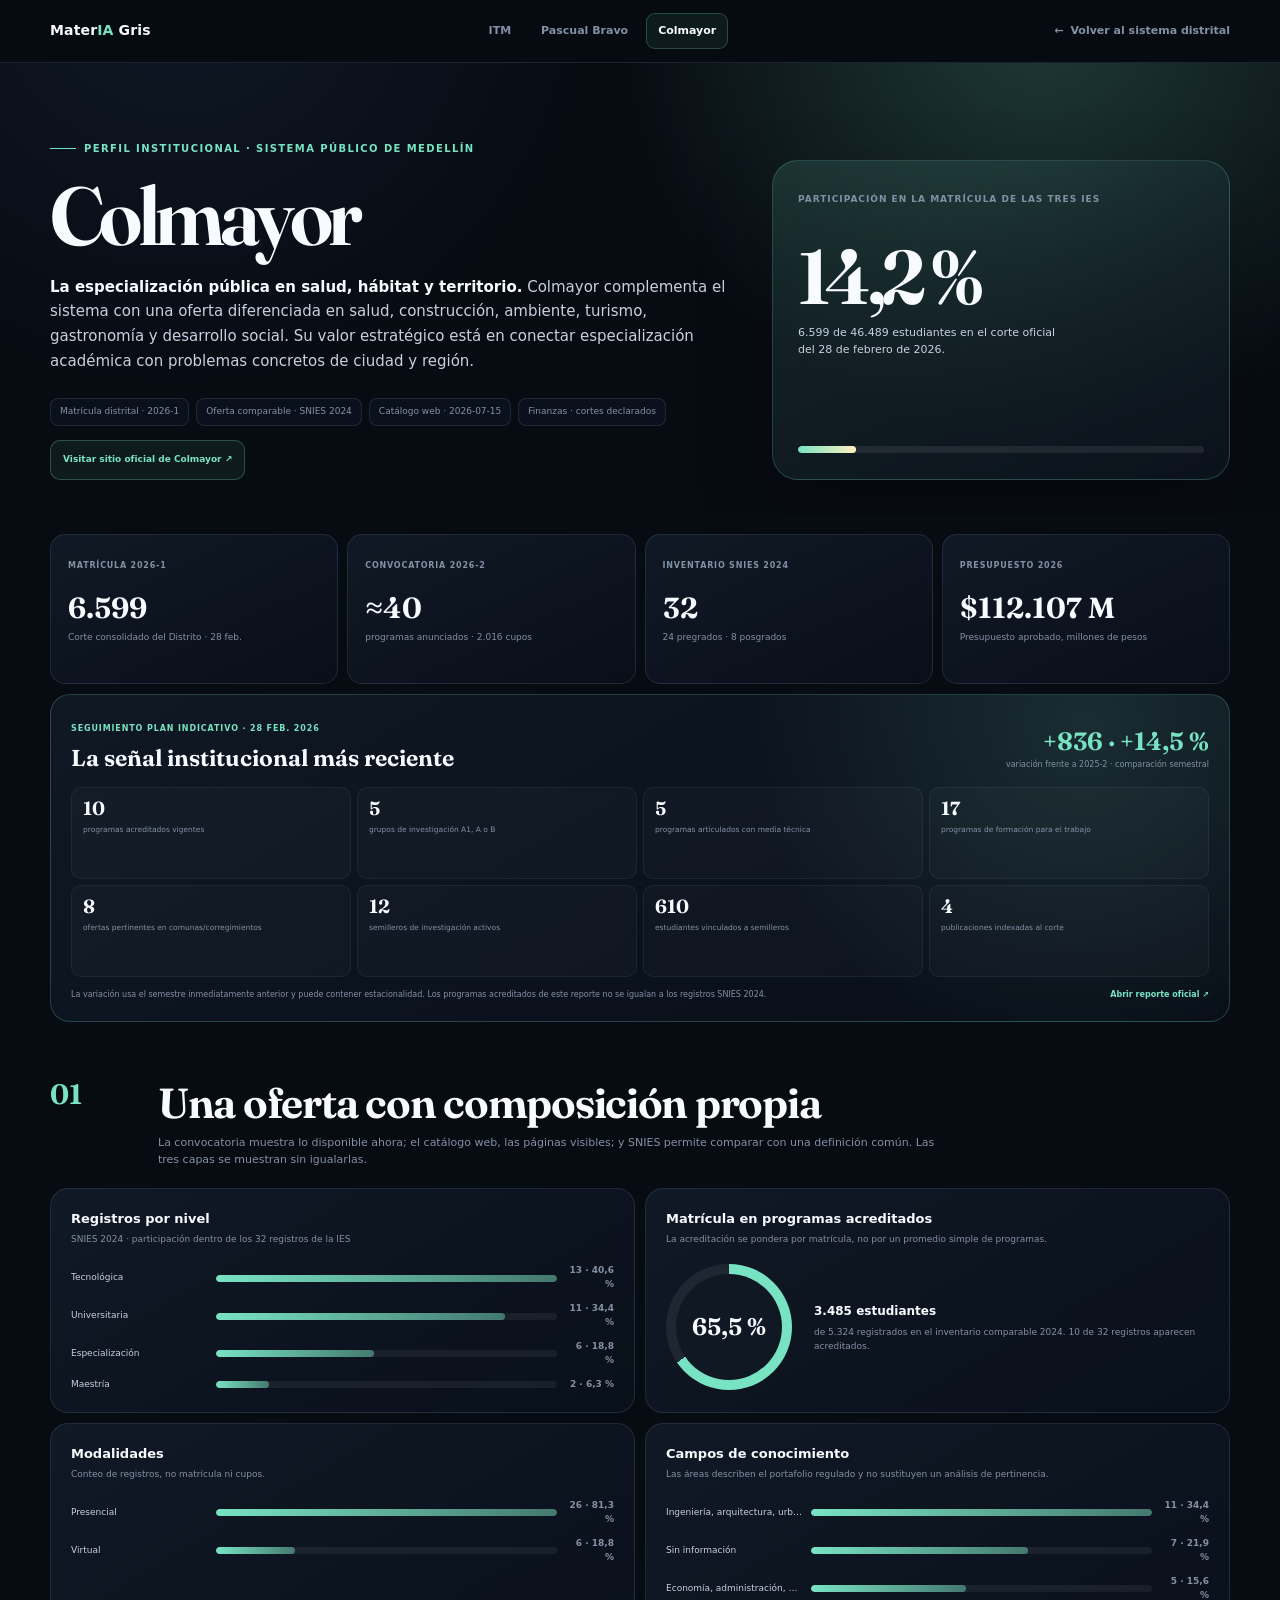
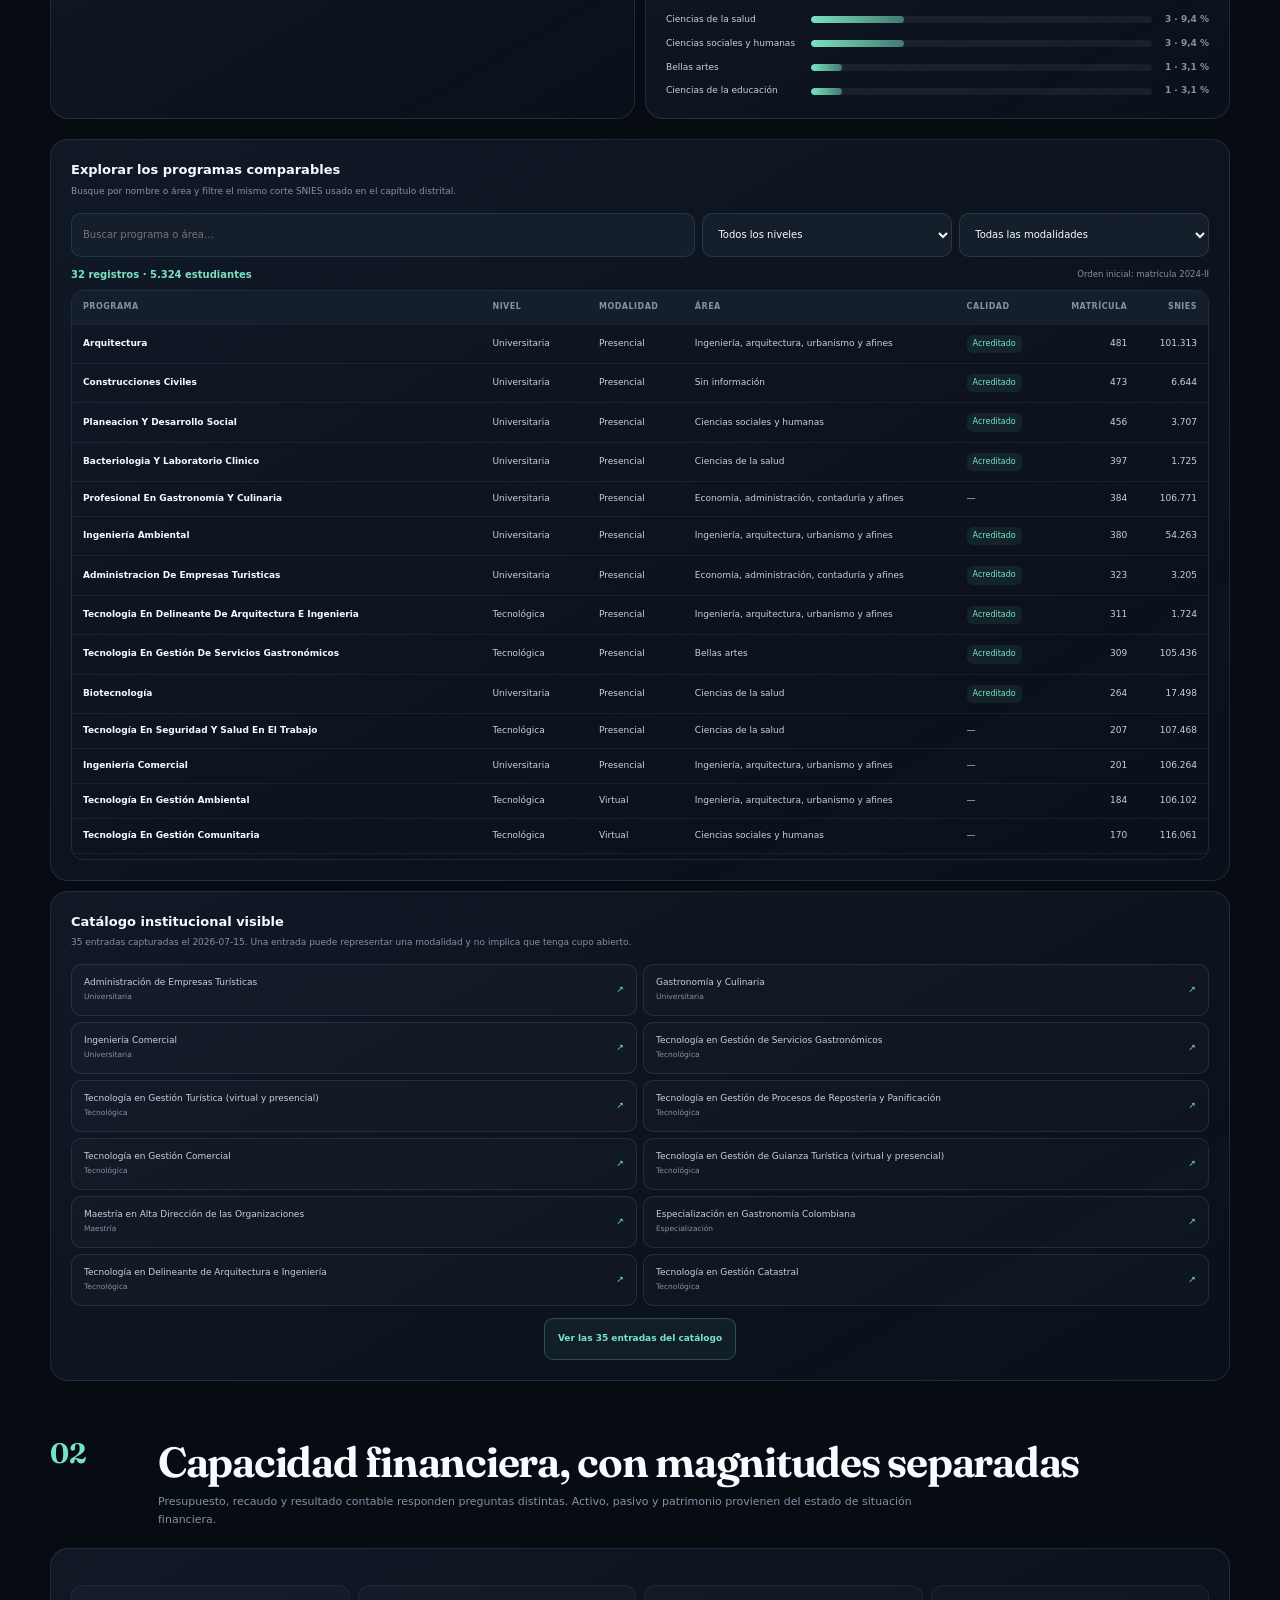
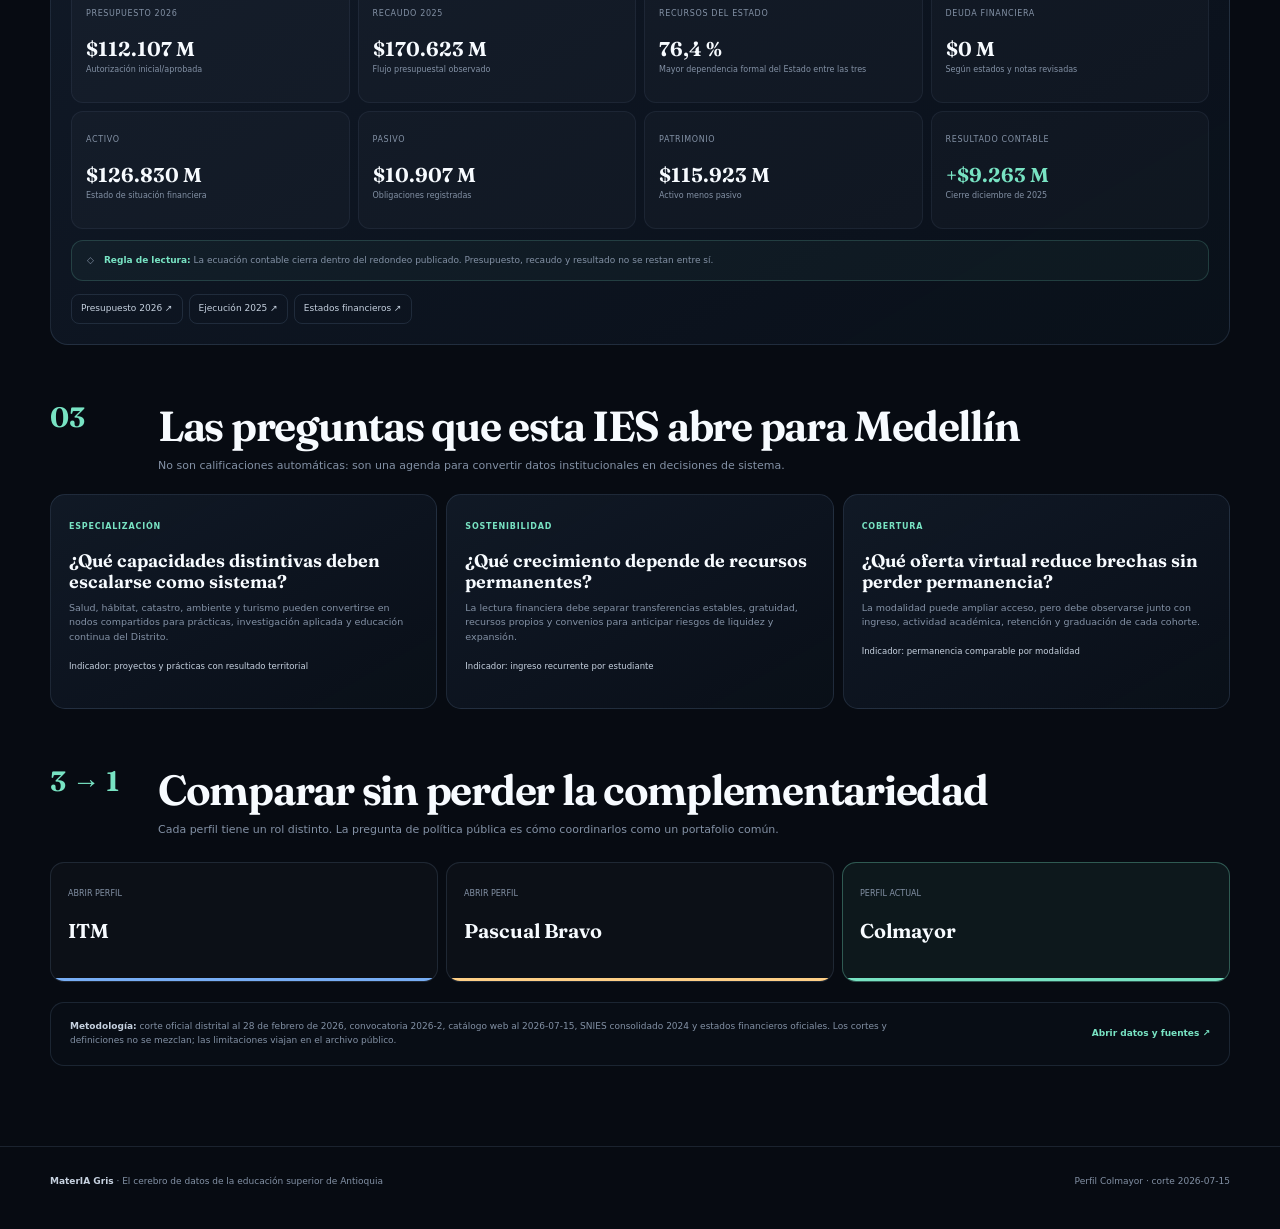
<file: public/ies/colmayor.html>
<!DOCTYPE html>
<html lang="es">
<head>
  <meta charset="UTF-8">
  <meta name="viewport" content="width=device-width, initial-scale=1.0">
  <title>Colmayor · Perfil institucional | MaterIA Gris</title>
<link rel="canonical" href="https://materia-gris.vercel.app/ies/colmayor.html">
<meta name="robots" content="index,follow,max-image-preview:large">
  <meta name="description" content="Perfil público de Colmayor: matrícula, oferta, acreditación, estados financieros y preguntas estratégicas para Medellín.">
  <meta name="theme-color" content="#07130f">
  <link rel="preconnect" href="https://fonts.googleapis.com">
  <link rel="preconnect" href="https://fonts.gstatic.com" crossorigin>
  <link href="https://fonts.googleapis.com/css2?family=Fraunces:opsz,wght@9..144,550;9..144,650&display=swap" rel="stylesheet">
  <link rel="stylesheet" href="perfil.css">
</head>
<body data-ies="colmayor">
  <a class="skip" href="#contenido">Saltar al contenido</a>
  <div id="app" aria-live="polite"><p class="loading">Construyendo el perfil público de Colmayor…</p></div>
  <script src="perfil.js" defer></script>
</body>
</html>
</file>
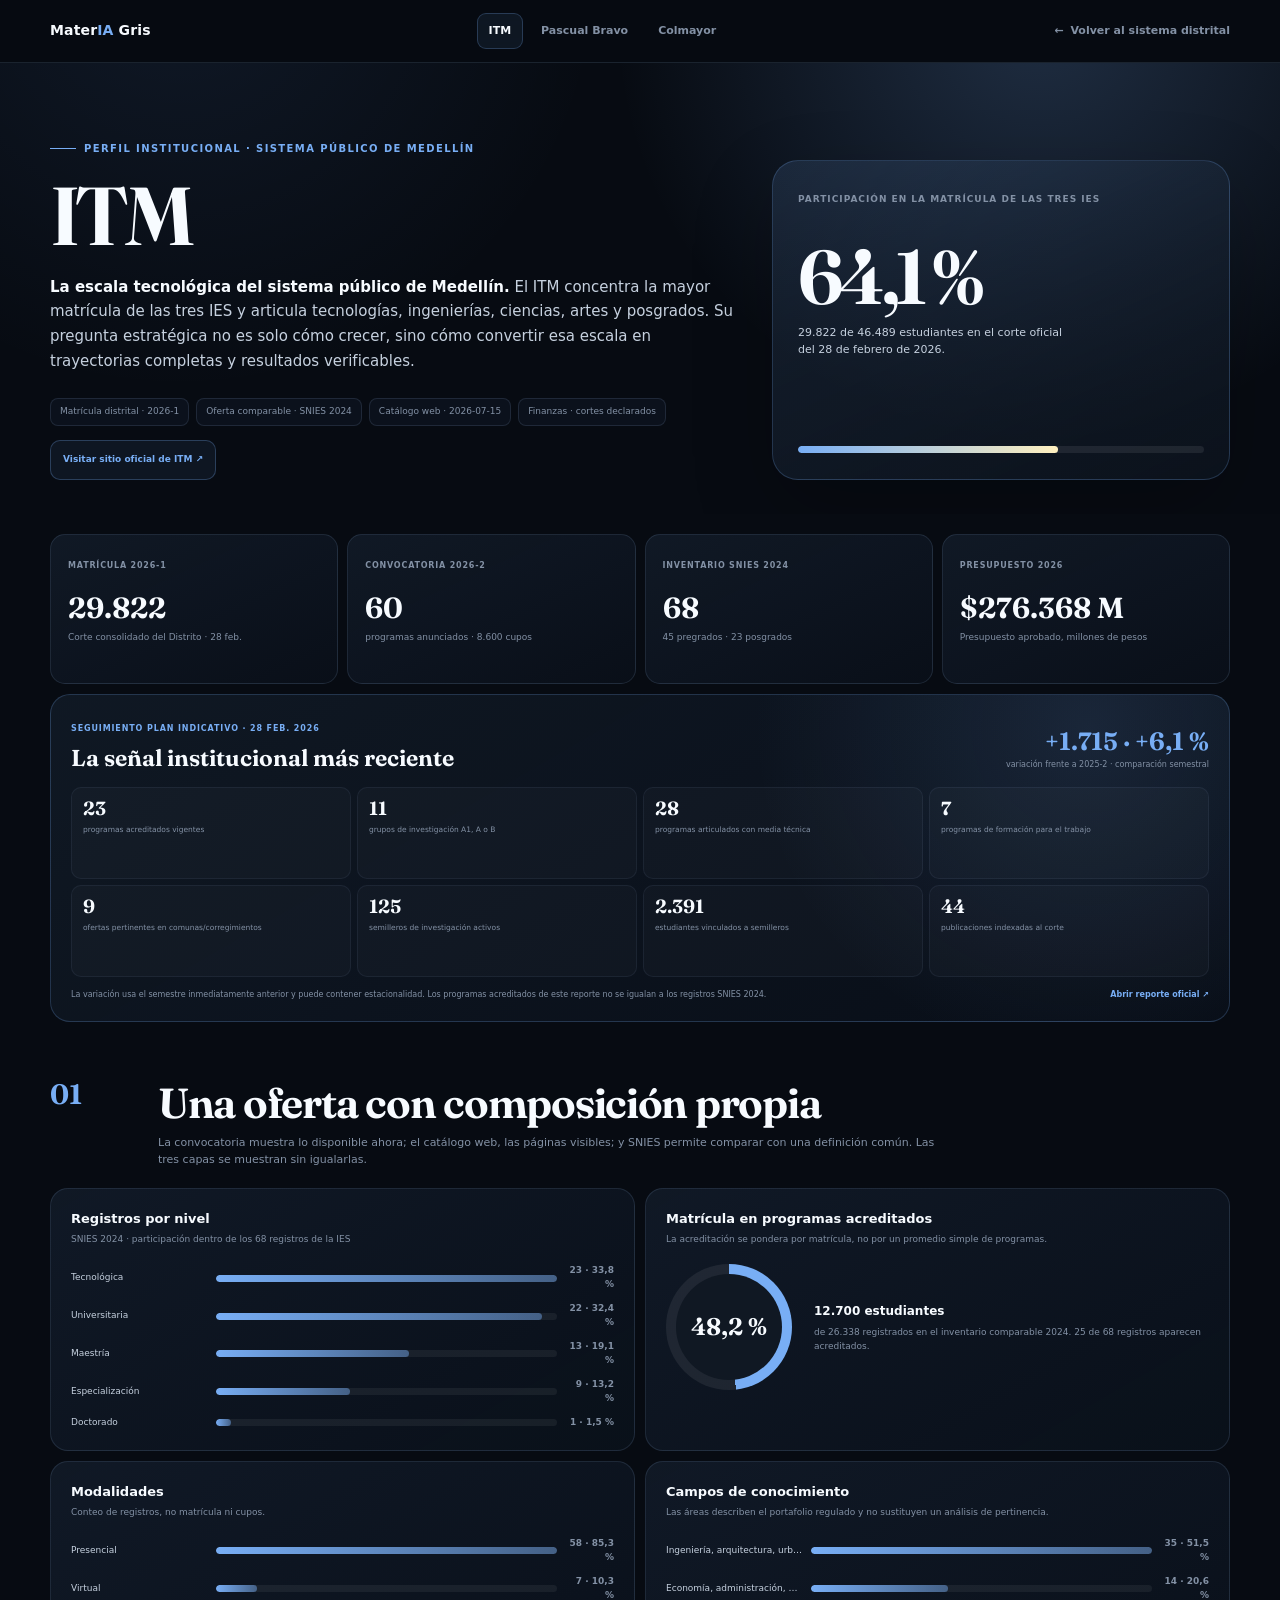
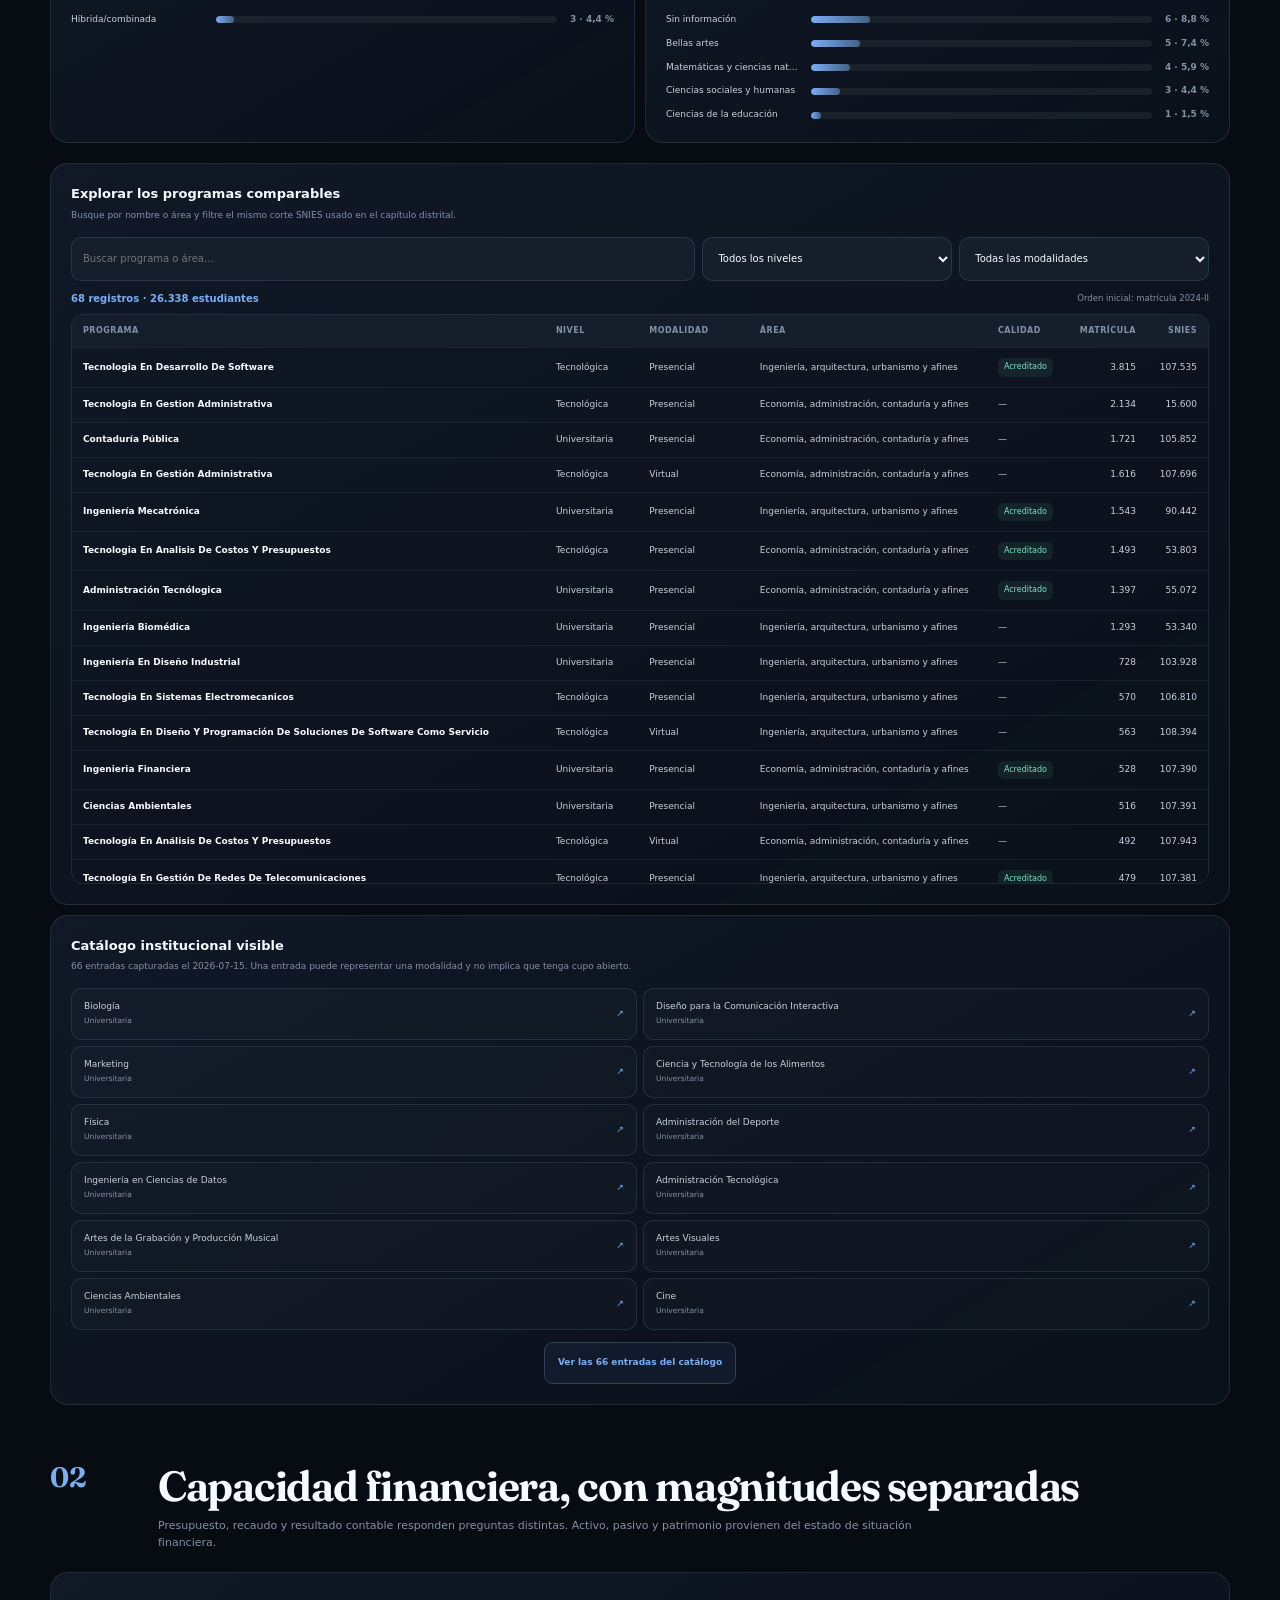
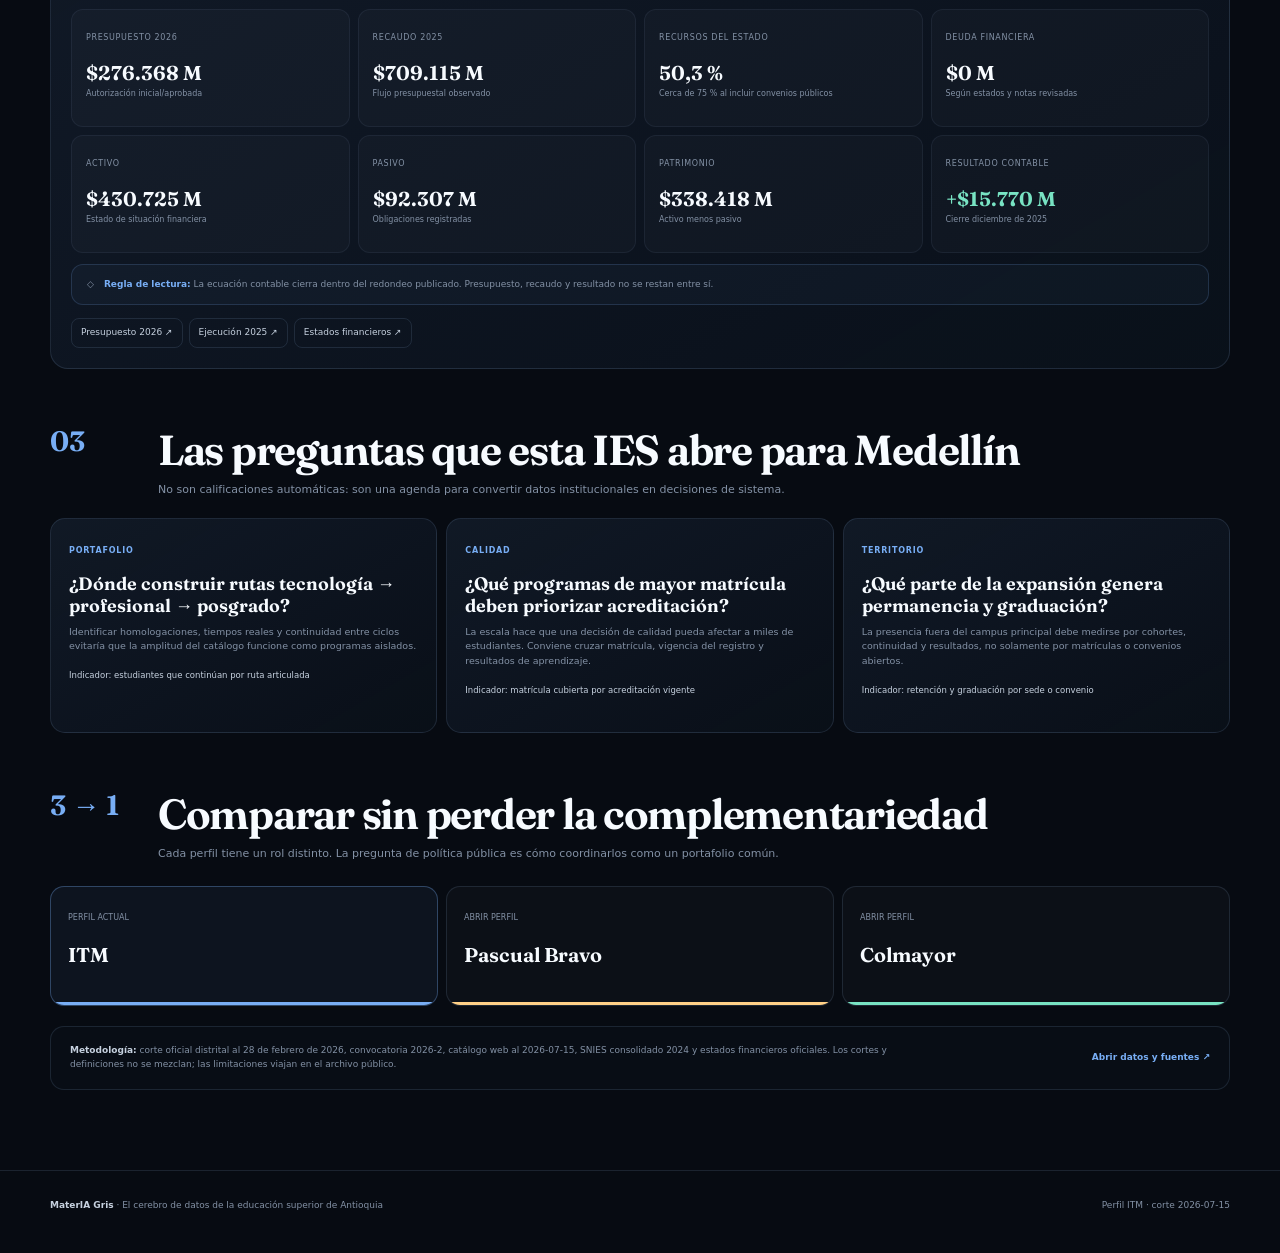
<file: public/ies/itm.html>
<!DOCTYPE html>
<html lang="es">
<head>
  <meta charset="UTF-8">
  <meta name="viewport" content="width=device-width, initial-scale=1.0">
  <title>ITM · Perfil institucional | MaterIA Gris</title>
<link rel="canonical" href="https://materia-gris.vercel.app/ies/itm.html">
<meta name="robots" content="index,follow,max-image-preview:large">
  <meta name="description" content="Perfil público del ITM: matrícula, oferta, acreditación, estados financieros y preguntas estratégicas para Medellín.">
  <meta name="theme-color" content="#07101b">
  <link rel="preconnect" href="https://fonts.googleapis.com">
  <link rel="preconnect" href="https://fonts.gstatic.com" crossorigin>
  <link href="https://fonts.googleapis.com/css2?family=Fraunces:opsz,wght@9..144,550;9..144,650&display=swap" rel="stylesheet">
  <link rel="stylesheet" href="perfil.css">
</head>
<body data-ies="itm">
  <a class="skip" href="#contenido">Saltar al contenido</a>
  <div id="app" aria-live="polite"><p class="loading">Construyendo el perfil público del ITM…</p></div>
  <script src="perfil.js" defer></script>
</body>
</html>
</file>
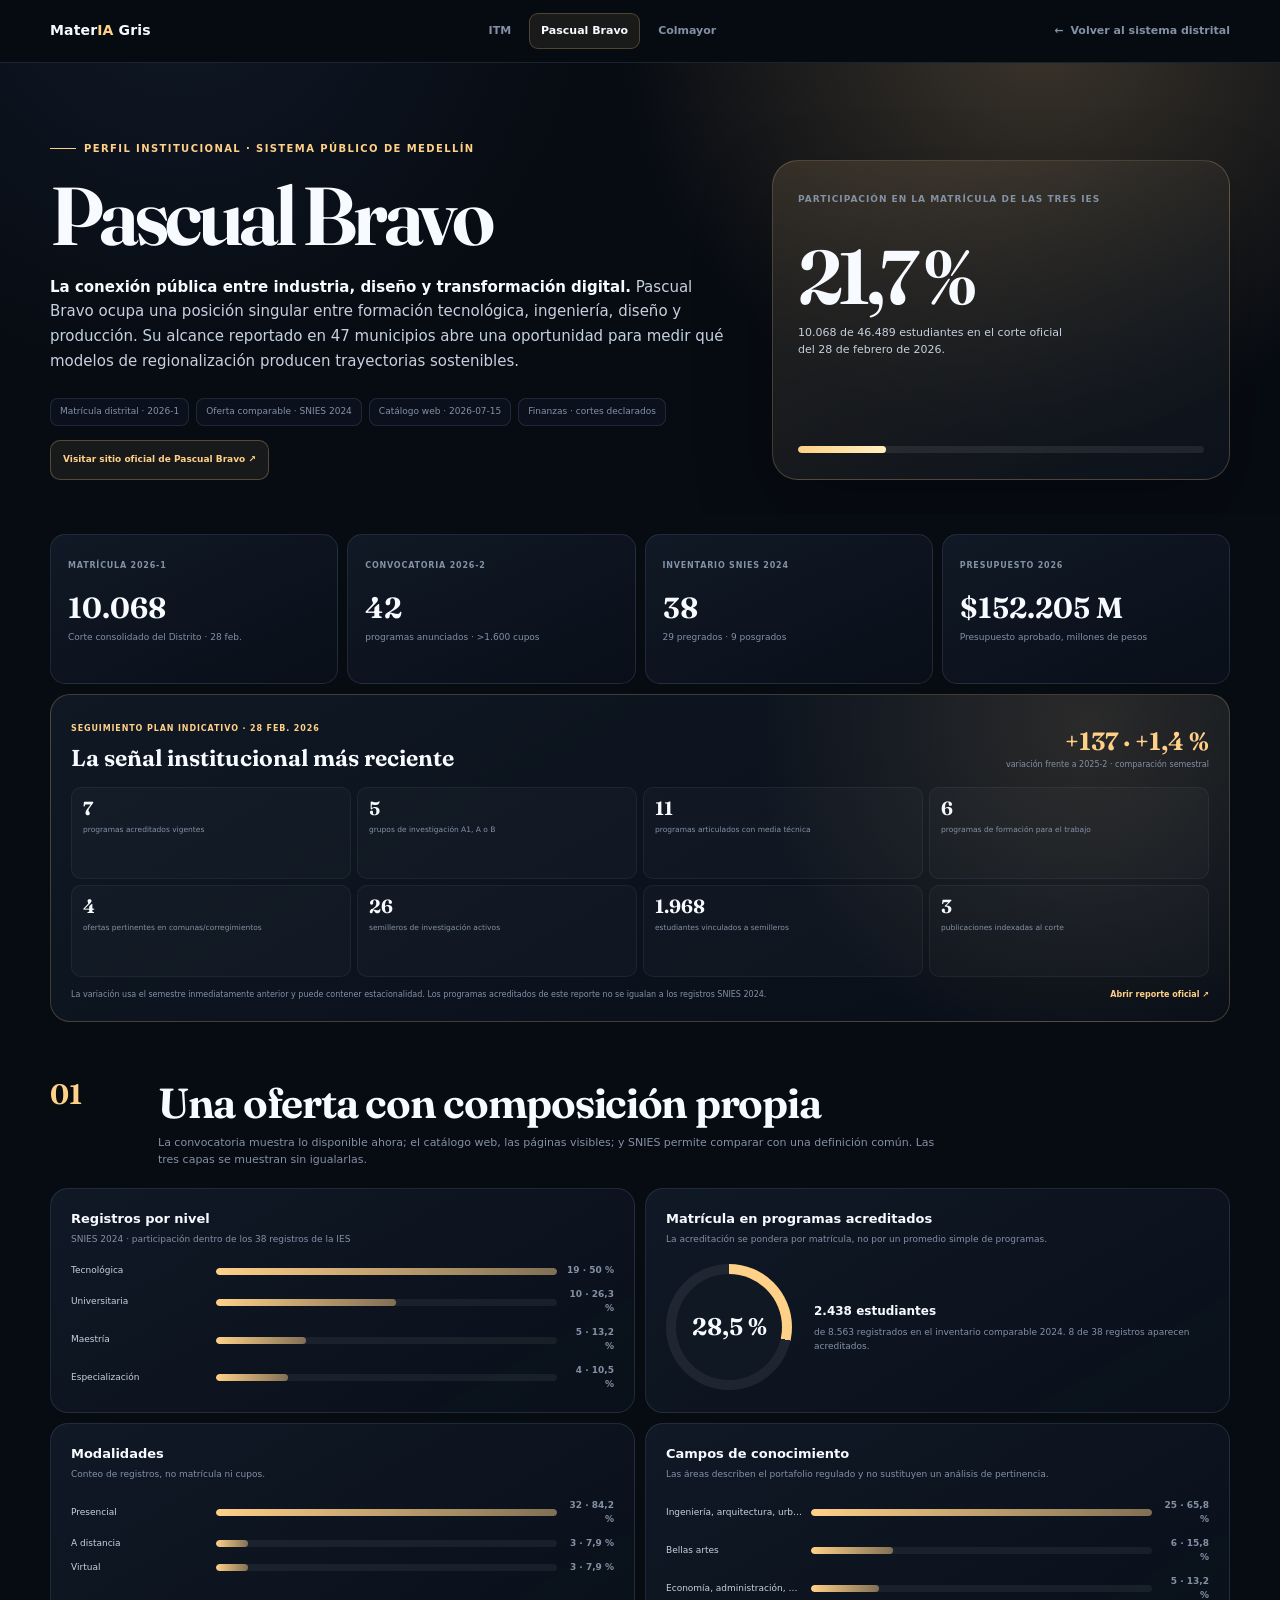
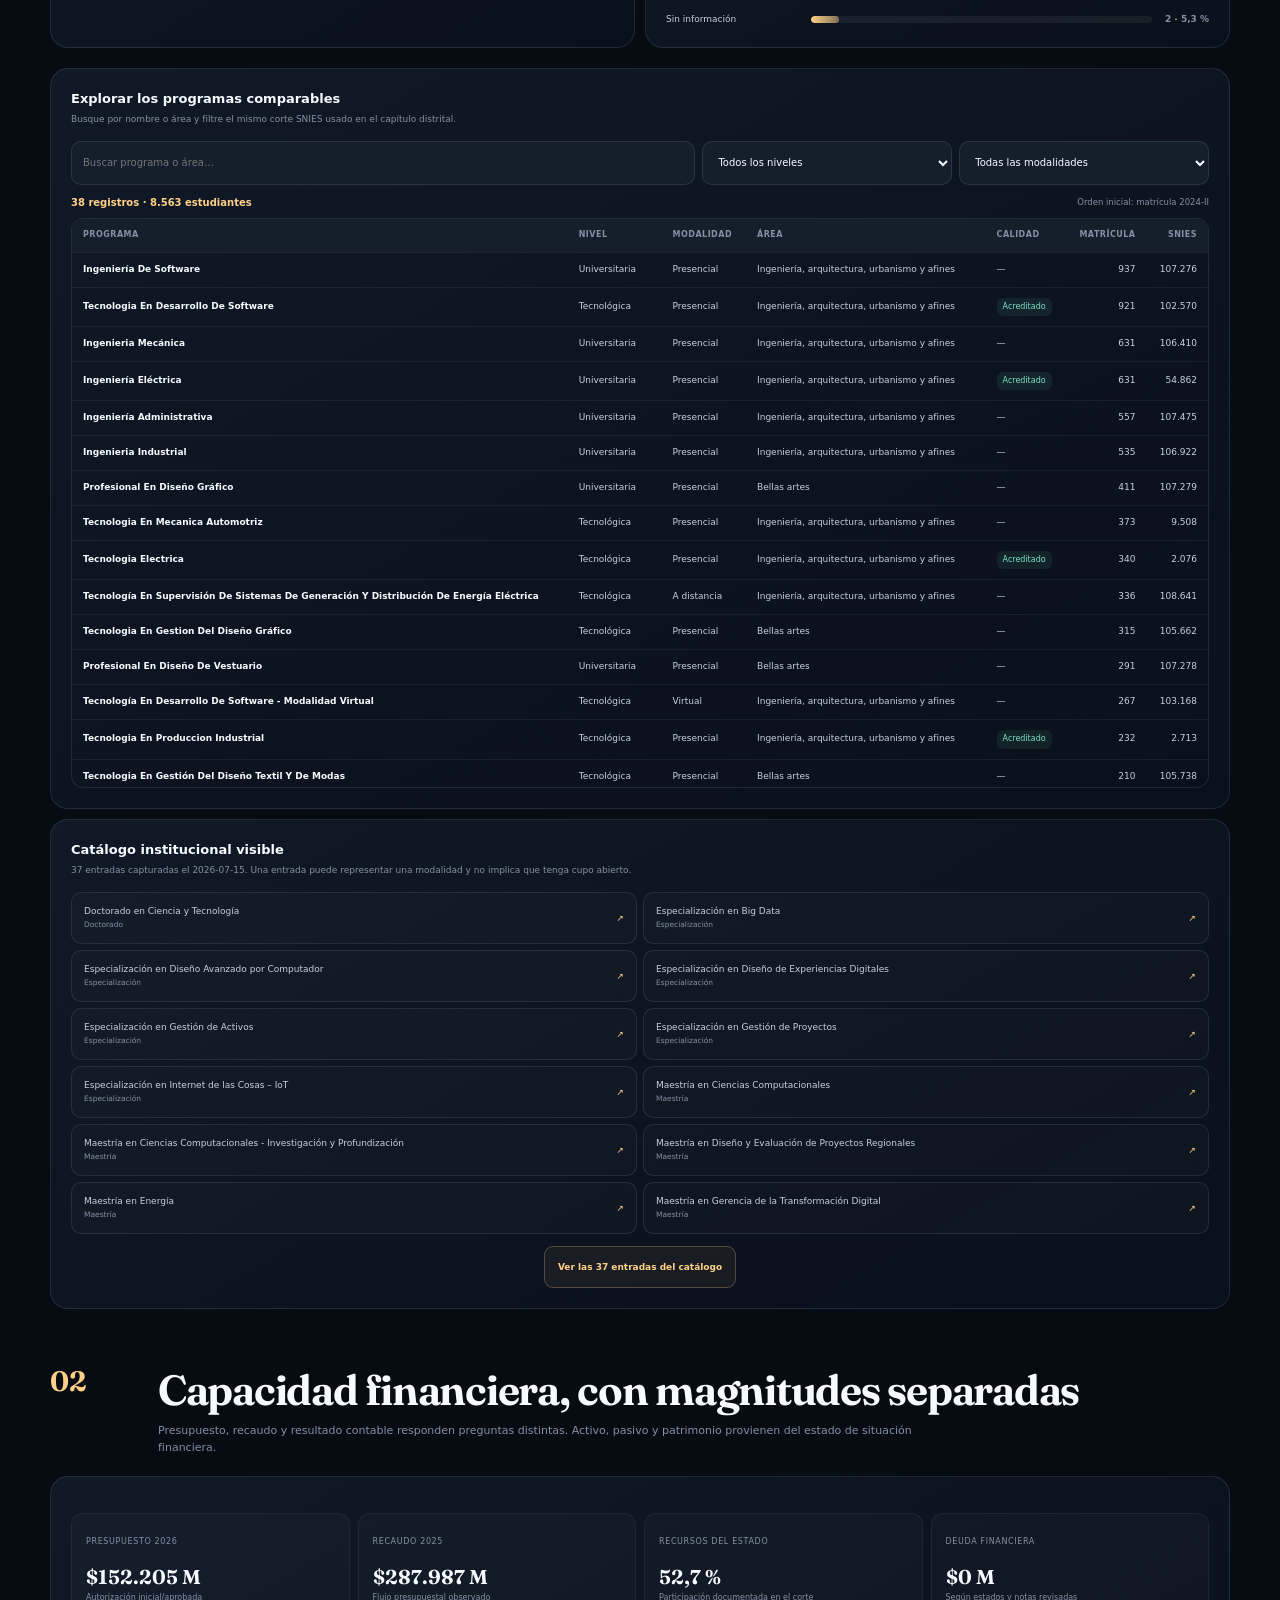
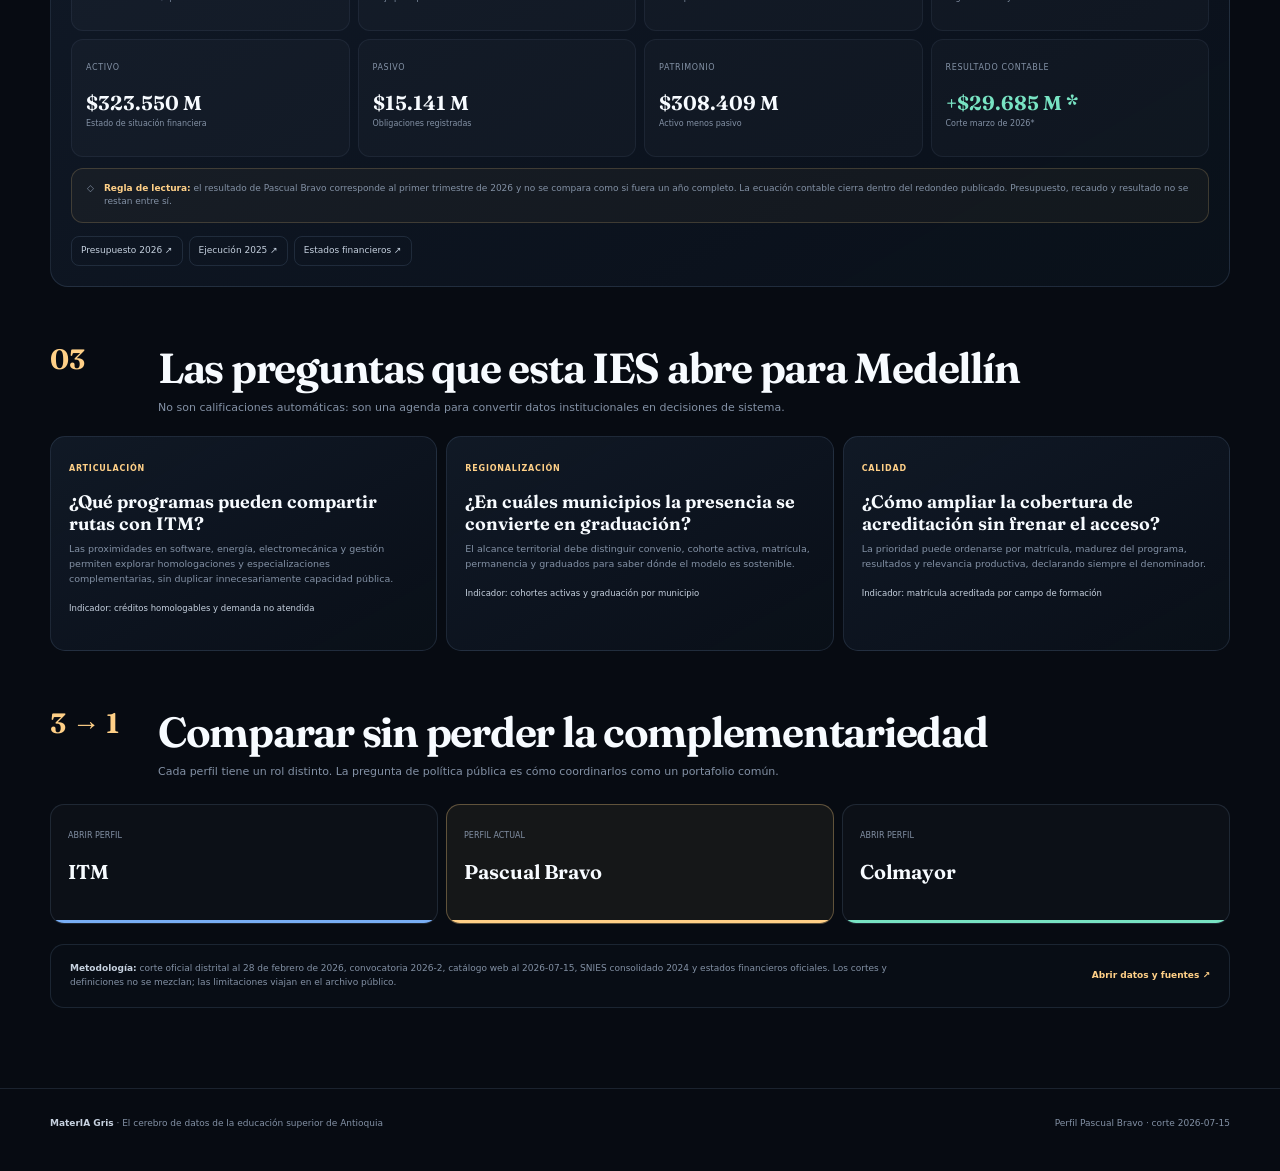
<file: public/ies/pascual-bravo.html>
<!DOCTYPE html>
<html lang="es">
<head>
  <meta charset="UTF-8">
  <meta name="viewport" content="width=device-width, initial-scale=1.0">
  <title>Pascual Bravo · Perfil institucional | MaterIA Gris</title>
<link rel="canonical" href="https://materia-gris.vercel.app/ies/pascual-bravo.html">
<meta name="robots" content="index,follow,max-image-preview:large">
  <meta name="description" content="Perfil público de Pascual Bravo: matrícula, oferta, acreditación, estados financieros y preguntas estratégicas para Medellín.">
  <meta name="theme-color" content="#12100a">
  <link rel="preconnect" href="https://fonts.googleapis.com">
  <link rel="preconnect" href="https://fonts.gstatic.com" crossorigin>
  <link href="https://fonts.googleapis.com/css2?family=Fraunces:opsz,wght@9..144,550;9..144,650&display=swap" rel="stylesheet">
  <link rel="stylesheet" href="perfil.css">
</head>
<body data-ies="pascual">
  <a class="skip" href="#contenido">Saltar al contenido</a>
  <div id="app" aria-live="polite"><p class="loading">Construyendo el perfil público de Pascual Bravo…</p></div>
  <script src="perfil.js" defer></script>
</body>
</html>
</file>
<file: public/ies/perfil.css>
:root{
  --page:#070b12;--panel:#101823;--panel-2:#151f2c;--ink:#f7fbff;--ink-2:#c6d1df;
  --muted:#8391a5;--line:rgba(151,180,222,.14);--accent:#78aef5;--accent-rgb:120,174,245;
  --green:#78e3c3;--gold:#ffd087;--red:#ff9b9b;--radius:18px
}
*{box-sizing:border-box;margin:0;padding:0}
html{scroll-behavior:smooth;scroll-padding-top:76px}
body{min-height:100vh;background:var(--page);color:var(--ink-2);font:15px/1.55 system-ui,-apple-system,"Segoe UI",sans-serif;-webkit-font-smoothing:antialiased}
body[data-ies="pascual"]{--accent:#ffd087;--accent-rgb:255,208,135}
body[data-ies="colmayor"]{--accent:#78e3c3;--accent-rgb:120,227,195}
a{color:inherit;text-decoration:none}button,input,select{font:inherit}.skip{position:fixed;left:16px;top:-80px;z-index:1000;padding:10px 14px;border-radius:9px;background:var(--ink);color:var(--page)}.skip:focus{top:14px}
.loading{display:grid;place-items:center;min-height:100vh;color:var(--muted)}
.shell{width:min(1180px,calc(100% - 38px));margin:0 auto}.topbar{position:sticky;top:0;z-index:100;background:rgba(7,11,18,.88);border-bottom:1px solid var(--line);backdrop-filter:blur(16px)}
.topbar-inner{display:flex;align-items:center;justify-content:space-between;gap:18px;min-height:62px}.brand{color:var(--ink);font-size:14px;font-weight:800;letter-spacing:.01em}.brand span{color:var(--accent)}
.profile-nav{display:flex;align-items:center;gap:6px}.profile-nav a{padding:8px 11px;border:1px solid transparent;border-radius:9px;color:var(--muted);font-size:11px;font-weight:700}.profile-nav a:hover,.profile-nav a[aria-current="page"]{color:var(--ink);border-color:rgba(var(--accent-rgb),.24);background:rgba(var(--accent-rgb),.08)}
.back-link{display:inline-flex;align-items:center;gap:7px;color:var(--muted);font-size:11px;font-weight:700}.back-link:hover{color:var(--ink)}
.hero{position:relative;overflow:hidden;padding:70px 0 34px}.hero::before{content:"";position:absolute;inset:-220px -10% auto;height:620px;pointer-events:none;background:radial-gradient(circle at 76% 28%,rgba(var(--accent-rgb),.21),transparent 34%),radial-gradient(circle at 20% 20%,rgba(107,166,255,.09),transparent 32%)}
.hero-grid{position:relative;display:grid;grid-template-columns:minmax(0,1.2fr) minmax(300px,.8fr);align-items:end;gap:35px}.eyebrow{display:inline-flex;align-items:center;gap:8px;color:var(--accent);font-size:10px;font-weight:800;letter-spacing:.14em;text-transform:uppercase}.eyebrow::before{content:"";width:26px;height:1px;background:var(--accent)}
h1{max-width:780px;color:var(--ink);font:650 clamp(45px,7vw,82px)/.98 "Fraunces",Georgia,serif;letter-spacing:-.055em;margin:20px 0 18px;text-wrap:balance}.hero-copy{max-width:730px;color:var(--ink-2);font-size:15px;line-height:1.65}.cut{display:flex;flex-wrap:wrap;gap:7px;margin-top:24px}.cut span{padding:6px 9px;border:1px solid var(--line);border-radius:8px;background:rgba(15,23,35,.6);color:var(--muted);font-size:9px}.official-site{display:inline-flex;align-items:center;min-height:40px;margin-top:14px;padding:8px 12px;border:1px solid rgba(var(--accent-rgb),.27);border-radius:10px;background:rgba(var(--accent-rgb),.07);color:var(--accent);font-size:9px;font-weight:800}.official-site:hover{background:rgba(var(--accent-rgb),.12)}
.share-card{position:relative;min-height:320px;padding:25px;border:1px solid rgba(var(--accent-rgb),.22);border-radius:26px;background:linear-gradient(155deg,rgba(var(--accent-rgb),.13),rgba(12,19,29,.89));box-shadow:0 30px 80px rgba(0,0,0,.22)}.share-card small,.mini-label{color:var(--muted);font-size:9px;font-weight:750;letter-spacing:.11em;text-transform:uppercase}.share-value{display:block;color:var(--ink);font:650 76px/1 "Fraunces",Georgia,serif;letter-spacing:-.06em;margin:30px 0 9px}.share-card p{max-width:270px;color:var(--ink-2);font-size:11px}.share-track{position:absolute;left:25px;right:25px;bottom:26px;height:7px;overflow:hidden;border-radius:99px;background:rgba(255,255,255,.08)}.share-track span{display:block;height:100%;border-radius:inherit;background:linear-gradient(90deg,var(--accent),#fff0bf)}
.kpis{display:grid;grid-template-columns:repeat(4,1fr);gap:9px;margin:20px 0 10px}.kpi{min-height:150px;padding:17px;border:1px solid var(--line);border-radius:15px;background:linear-gradient(155deg,rgba(17,26,39,.96),rgba(10,16,25,.92))}.kpi small{color:var(--muted);font-size:8px;font-weight:750;letter-spacing:.1em;text-transform:uppercase}.kpi strong{display:block;color:var(--ink);font:650 29px/1.1 "Fraunces",Georgia,serif;margin:17px 0 7px}.kpi span{display:block;color:var(--muted);font-size:9px;line-height:1.4}
.official-pulse{margin:10px 0 0;padding:20px;border:1px solid rgba(var(--accent-rgb),.22);border-radius:20px;background:radial-gradient(circle at 88% 10%,rgba(var(--accent-rgb),.13),transparent 31%),linear-gradient(150deg,rgba(16,25,37,.96),rgba(9,15,24,.92))}.pulse-head{display:flex;align-items:flex-end;justify-content:space-between;gap:18px}.pulse-head small{color:var(--accent);font-size:8px;font-weight:800;letter-spacing:.11em;text-transform:uppercase}.pulse-head h2{color:var(--ink);font:650 23px/1.15 "Fraunces",Georgia,serif;margin-top:7px}.pulse-delta{text-align:right}.pulse-delta b{display:block;color:var(--accent);font:650 25px/1 "Fraunces",Georgia,serif}.pulse-delta span{display:block;color:var(--muted);font-size:8px;margin-top:5px}.pulse-grid{display:grid;grid-template-columns:repeat(4,1fr);gap:6px;margin-top:16px}.pulse-stat{min-height:92px;padding:11px;border:1px solid rgba(151,180,222,.08);border-radius:10px;background:rgba(255,255,255,.025)}.pulse-stat strong{display:block;color:var(--ink);font:650 19px/1 "Fraunces",Georgia,serif}.pulse-stat span{display:block;color:var(--muted);font-size:7.5px;line-height:1.35;margin-top:7px}.pulse-source{display:flex;align-items:flex-start;justify-content:space-between;gap:12px;margin-top:12px;color:var(--muted);font-size:8px;line-height:1.45}.pulse-source a{color:var(--accent);font-weight:800;white-space:nowrap}
main{padding-bottom:80px}.section{padding-top:58px}.section-head{display:grid;grid-template-columns:90px minmax(0,1fr);gap:18px;align-items:start;margin-bottom:20px}.section-no{color:var(--accent);font:650 28px/1 "Fraunces",Georgia,serif}.section-head h2{color:var(--ink);font:650 clamp(27px,4vw,42px)/1.1 "Fraunces",Georgia,serif;letter-spacing:-.03em}.section-head p{max-width:780px;color:var(--muted);font-size:11px;margin-top:8px}
.grid{display:grid;grid-template-columns:repeat(12,1fr);gap:10px}.card{grid-column:span 12;padding:20px;border:1px solid var(--line);border-radius:var(--radius);background:linear-gradient(150deg,rgba(17,26,39,.95),rgba(10,17,27,.9));min-width:0}.card.half{grid-column:span 6}.card.third{grid-column:span 4}.card.two-thirds{grid-column:span 8}.card h3{color:var(--ink);font-size:13px;margin-bottom:4px}.card-note{color:var(--muted);font-size:9px;line-height:1.45}
.split-stat{display:grid;grid-template-columns:1fr 1fr;gap:8px;margin-top:18px}.split-stat article{padding:16px;border-radius:12px;background:rgba(var(--accent-rgb),.055)}.split-stat strong{display:block;color:var(--ink);font:650 29px/1 "Fraunces",Georgia,serif}.split-stat span{display:block;color:var(--muted);font-size:8.5px;margin-top:7px}
.bars{display:grid;gap:10px;margin-top:18px}.bar-row{display:grid;grid-template-columns:minmax(105px,1.2fr) 3fr 48px;align-items:center;gap:9px}.bar-row label{overflow:hidden;color:var(--ink-2);font-size:9px;text-overflow:ellipsis;white-space:nowrap}.bar{height:7px;overflow:hidden;border-radius:99px;background:rgba(255,255,255,.06)}.bar span{display:block;height:100%;border-radius:inherit;background:linear-gradient(90deg,var(--accent),rgba(var(--accent-rgb),.45))}.bar-row b{color:var(--muted);font-size:9px;text-align:right}
.gauge-wrap{display:flex;align-items:center;gap:22px;margin-top:18px}.gauge{--value:50;display:grid;place-items:center;flex:none;width:126px;aspect-ratio:1;border-radius:50%;background:conic-gradient(var(--accent) calc(var(--value)*1%),rgba(255,255,255,.07) 0);position:relative}.gauge::before{content:"";position:absolute;inset:10px;border-radius:inherit;background:var(--panel)}.gauge b{position:relative;color:var(--ink);font:650 24px/1 "Fraunces",Georgia,serif}.gauge-copy strong{display:block;color:var(--ink);font-size:12px}.gauge-copy p{color:var(--muted);font-size:9px;line-height:1.5;margin-top:6px}
.explorer{margin-top:10px}.filters{display:grid;grid-template-columns:1.5fr repeat(2,minmax(140px,.6fr));gap:7px;margin:15px 0 10px}.filters input,.filters select{min-height:44px;border:1px solid var(--line);border-radius:10px;background:var(--panel-2);color:var(--ink);padding:8px 11px;font-size:10px}.result-meta{display:flex;align-items:center;justify-content:space-between;gap:10px;margin:8px 0}.result-meta b{color:var(--accent);font-size:10px}.result-meta span{color:var(--muted);font-size:8.5px}.table-wrap{max-height:570px;overflow:auto;border:1px solid var(--line);border-radius:12px}table{width:100%;min-width:900px;border-collapse:collapse}th{position:sticky;top:0;z-index:2;padding:10px 11px;background:var(--panel-2);color:var(--muted);font-size:8px;text-align:left;text-transform:uppercase;letter-spacing:.06em}td{padding:10px 11px;border-top:1px solid rgba(151,180,222,.09);color:var(--ink-2);font-size:9px}td.num,th.num{text-align:right;font-variant-numeric:tabular-nums}tbody tr:hover{background:rgba(var(--accent-rgb),.035)}.program-name{color:var(--ink);font-weight:700}.quality{display:inline-flex;padding:3px 6px;border-radius:6px;color:var(--green);background:rgba(120,227,195,.08);font-size:8px}
.catalog-list{display:grid;grid-template-columns:repeat(2,1fr);gap:6px;margin-top:15px}.catalog-list a{display:flex;align-items:center;justify-content:space-between;gap:12px;min-height:52px;padding:10px 12px;border:1px solid var(--line);border-radius:10px;background:rgba(255,255,255,.02);color:var(--ink-2);font-size:9px}.catalog-list a:hover{border-color:rgba(var(--accent-rgb),.35);background:rgba(var(--accent-rgb),.05)}.catalog-list i{color:var(--accent);font-style:normal}
.catalog-toggle{display:block;min-height:42px;margin:12px auto 0;padding:8px 13px;border:1px solid rgba(var(--accent-rgb),.25);border-radius:9px;background:rgba(var(--accent-rgb),.06);color:var(--accent);font-size:9px;font-weight:800;cursor:pointer}.catalog-toggle:hover{background:rgba(var(--accent-rgb),.11)}
.finance-grid{display:grid;grid-template-columns:repeat(4,1fr);gap:8px;margin-top:16px}.finance-stat{min-height:118px;padding:14px;border-radius:12px;background:rgba(255,255,255,.025);border:1px solid rgba(151,180,222,.08)}.finance-stat small{color:var(--muted);font-size:8px;text-transform:uppercase;letter-spacing:.08em}.finance-stat strong{display:block;color:var(--ink);font:650 20px/1.15 "Fraunces",Georgia,serif;margin:14px 0 5px}.finance-stat span{display:block;color:var(--muted);font-size:8px;line-height:1.35}.finance-note{display:flex;align-items:flex-start;gap:10px;padding:13px 15px;margin-top:11px;border:1px solid rgba(var(--accent-rgb),.18);border-radius:12px;background:rgba(var(--accent-rgb),.04);color:var(--muted);font-size:9px;line-height:1.5}.finance-note b{color:var(--accent)}.source-row{display:flex;flex-wrap:wrap;gap:6px;margin-top:13px}.source-row a{padding:7px 9px;border:1px solid var(--line);border-radius:8px;color:var(--ink-2);font-size:9px}.source-row a:hover{color:var(--accent);border-color:rgba(var(--accent-rgb),.3)}
.questions{display:grid;grid-template-columns:repeat(3,1fr);gap:9px}.question{min-height:215px;padding:18px;border:1px solid var(--line);border-radius:15px;background:linear-gradient(150deg,rgba(17,26,39,.96),rgba(10,16,25,.9))}.question small{color:var(--accent);font-size:8px;font-weight:800;letter-spacing:.1em;text-transform:uppercase}.question h3{color:var(--ink);font:650 18px/1.2 "Fraunces",Georgia,serif;margin:13px 0 8px}.question p{color:var(--muted);font-size:9.5px;line-height:1.55}.question span{display:block;color:var(--ink-2);font-size:8.5px;margin-top:15px}
.institution-switch{display:grid;grid-template-columns:repeat(3,1fr);gap:8px;margin-top:24px}.institution-switch a{position:relative;overflow:hidden;min-height:120px;padding:17px;border:1px solid var(--line);border-radius:14px;background:rgba(255,255,255,.025)}.institution-switch a::after{content:"";position:absolute;inset:auto 0 0;height:3px;background:var(--switch)}.institution-switch small{color:var(--muted);font-size:8px;text-transform:uppercase}.institution-switch strong{display:block;color:var(--ink);font:650 20px/1.1 "Fraunces",Georgia,serif;margin-top:16px}.institution-switch a.active{border-color:rgba(var(--accent-rgb),.32);background:rgba(var(--accent-rgb),.06)}
.method{display:grid;grid-template-columns:minmax(0,1fr) auto;gap:20px;align-items:center;margin-top:20px;padding:17px 19px;border:1px solid var(--line);border-radius:14px;background:rgba(9,15,23,.7)}.method p{max-width:820px;color:var(--muted);font-size:9px;line-height:1.55}.method a{color:var(--accent);font-size:9px;font-weight:800}
footer{padding:28px 0 40px;border-top:1px solid var(--line);color:var(--muted);font-size:9px}.footer-inner{display:flex;justify-content:space-between;gap:15px}.footer-inner b{color:var(--ink-2)}
.error{display:grid;place-items:center;min-height:100vh;text-align:center}.error h1{font-size:42px}.error p{max-width:580px;color:var(--muted);margin-top:14px}
@media(max-width:900px){.hero-grid{grid-template-columns:1fr}.share-card{min-height:240px}.kpis,.finance-grid{grid-template-columns:1fr 1fr}.pulse-grid{grid-template-columns:repeat(2,1fr)}.card.half,.card.third,.card.two-thirds{grid-column:span 12}.questions{grid-template-columns:1fr 1fr}.question:last-child{grid-column:1/-1}.profile-nav{display:none}}
@media(max-width:650px){.shell{width:min(100% - 26px,1180px)}.topbar-inner{min-height:58px}.hero{padding-top:48px}.hero-grid{gap:20px}h1{font-size:48px}.kpis,.finance-grid,.questions,.institution-switch,.catalog-list,.pulse-grid{grid-template-columns:1fr}.question:last-child{grid-column:auto}.section{padding-top:45px}.section-head{grid-template-columns:1fr;gap:7px}.filters{grid-template-columns:1fr}.result-meta,.footer-inner,.pulse-head,.pulse-source{align-items:flex-start;flex-direction:column}.pulse-delta{text-align:left}.method{grid-template-columns:1fr}.gauge-wrap{align-items:flex-start;flex-direction:column}.back-link span{display:none}}
@media(prefers-reduced-motion:reduce){html{scroll-behavior:auto}}
</file>
